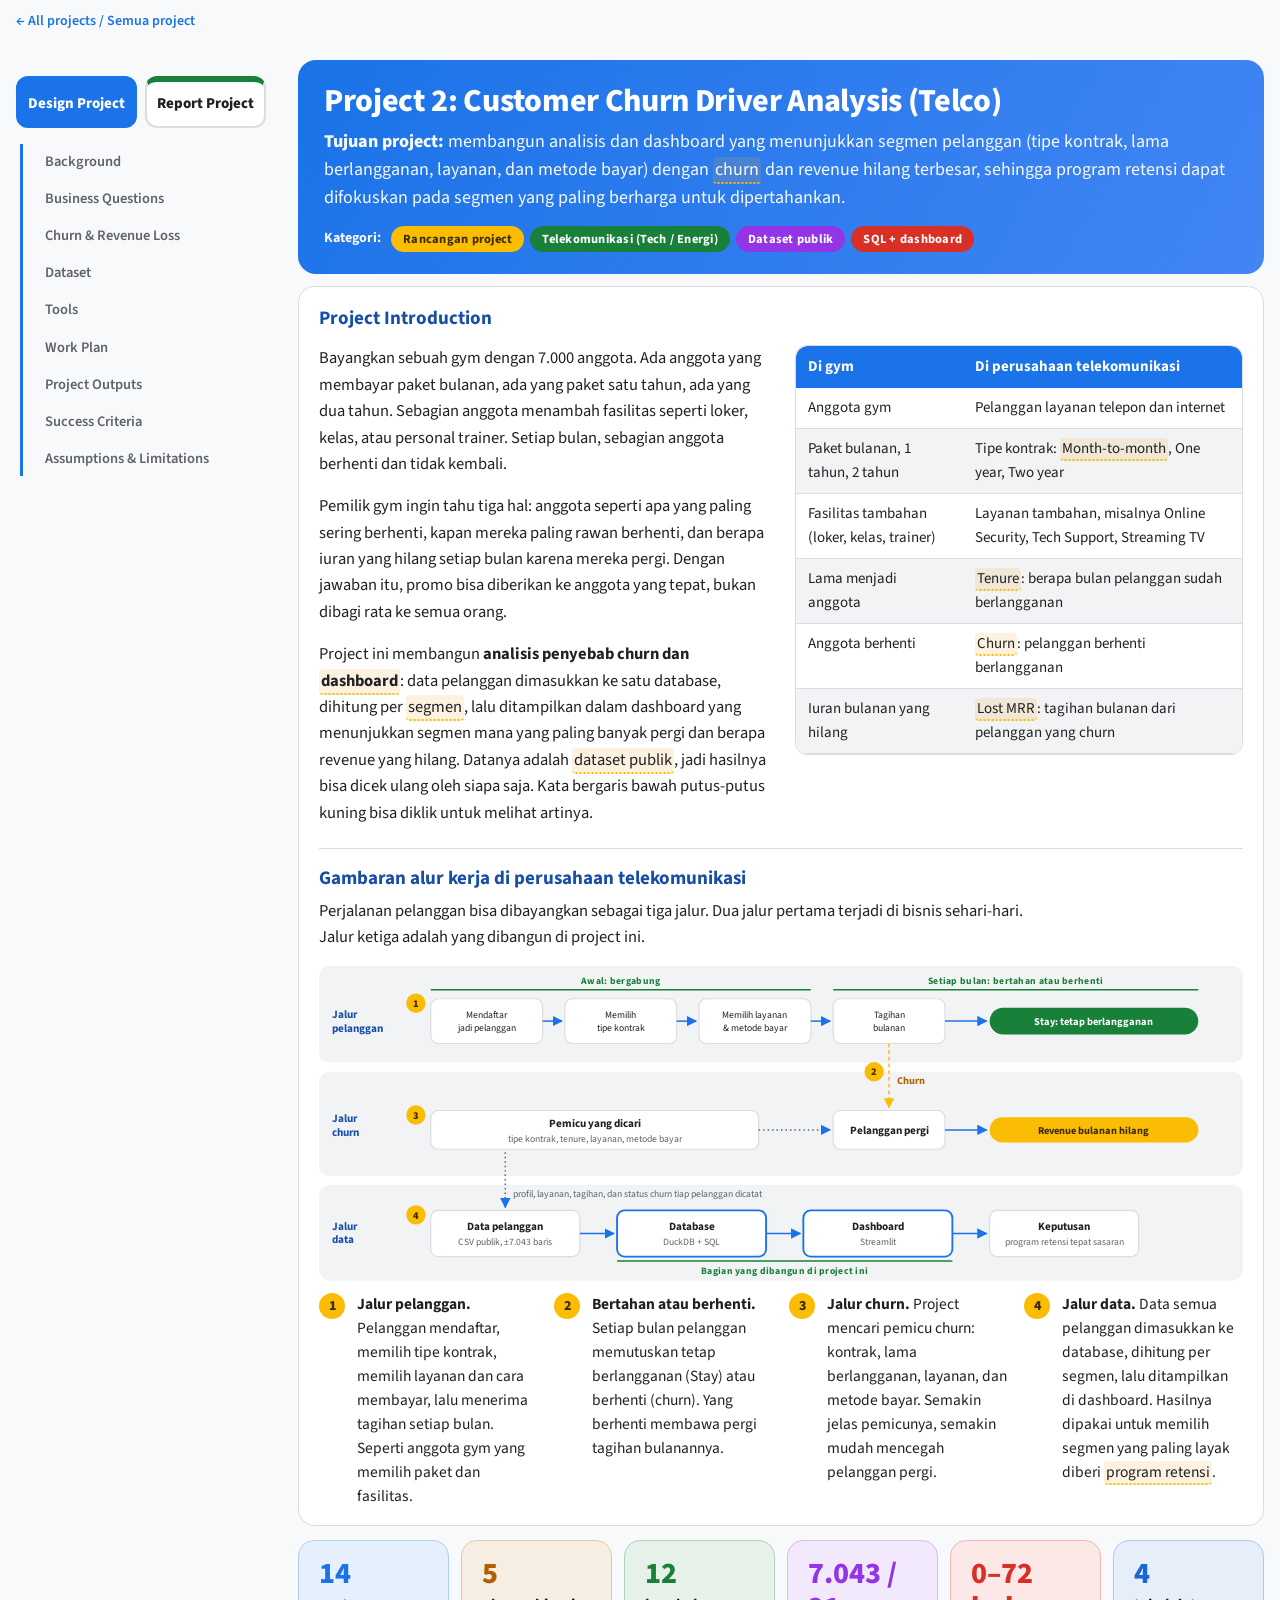
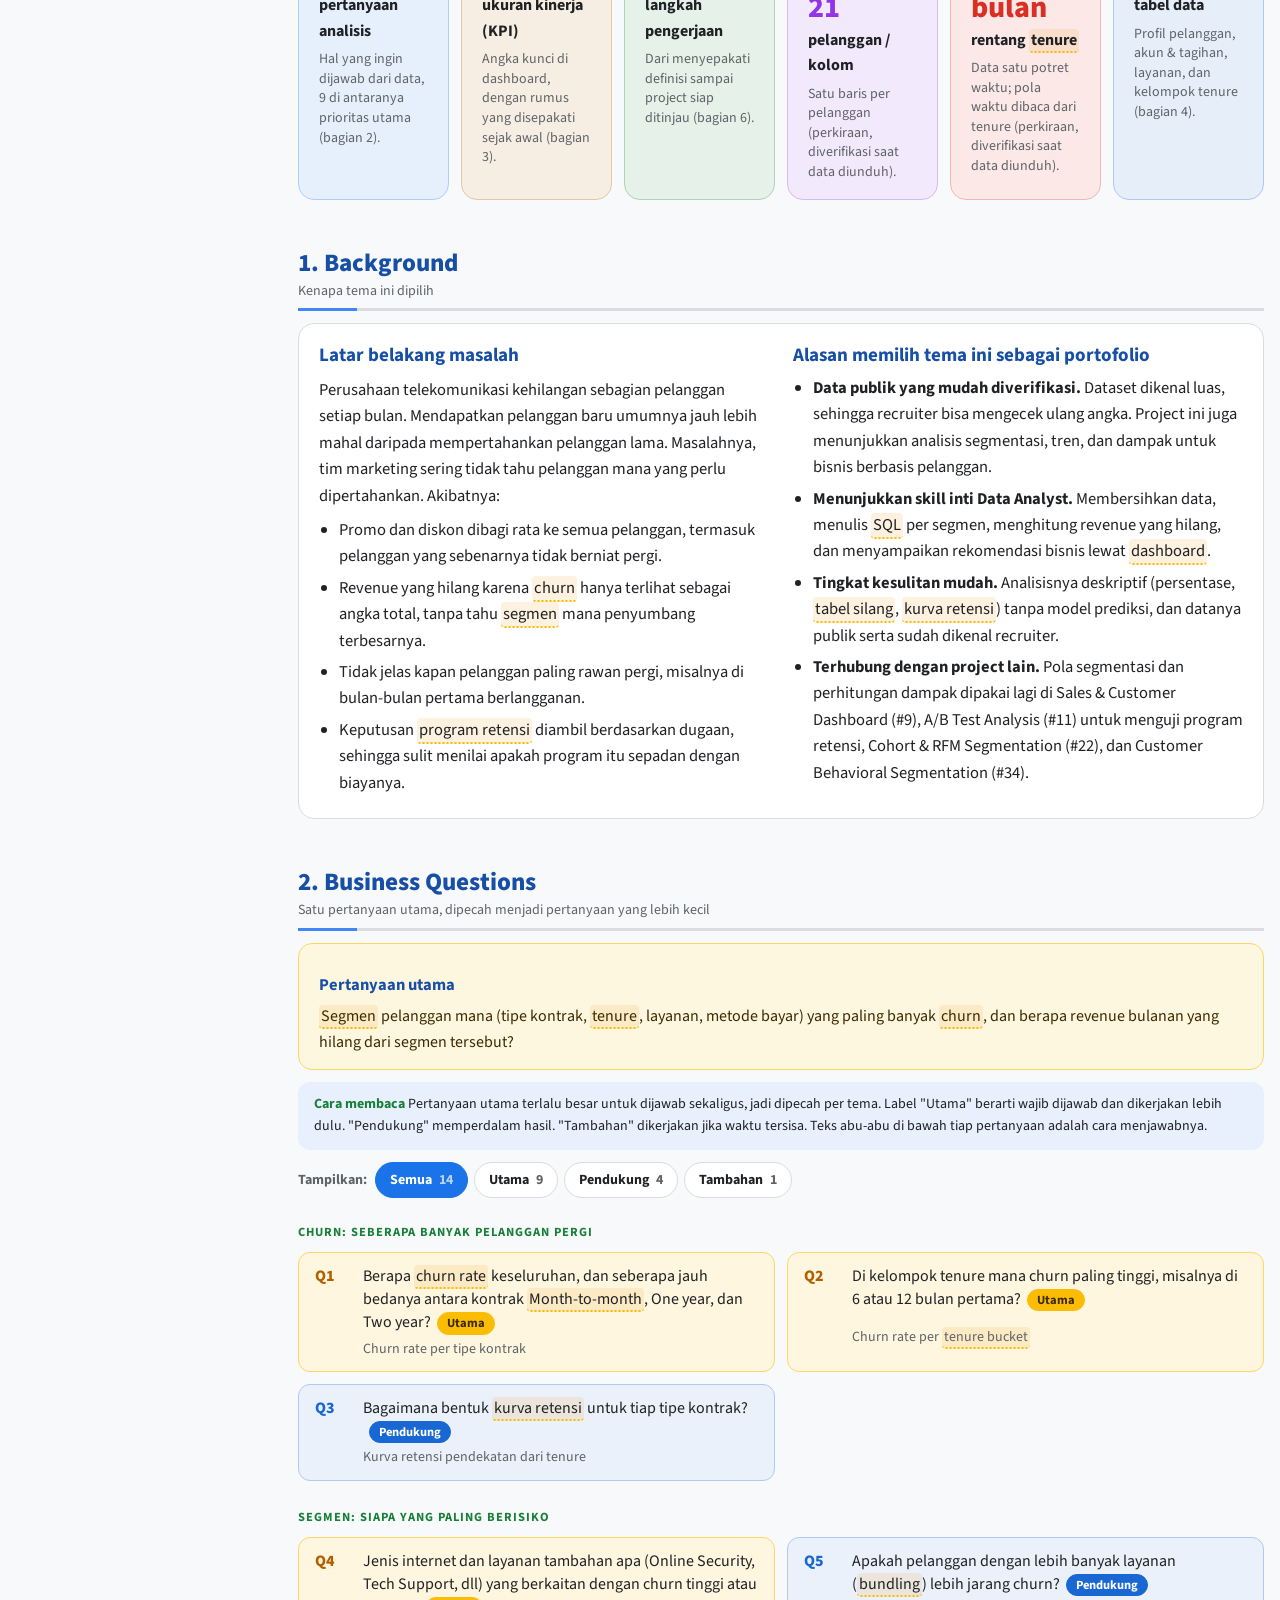
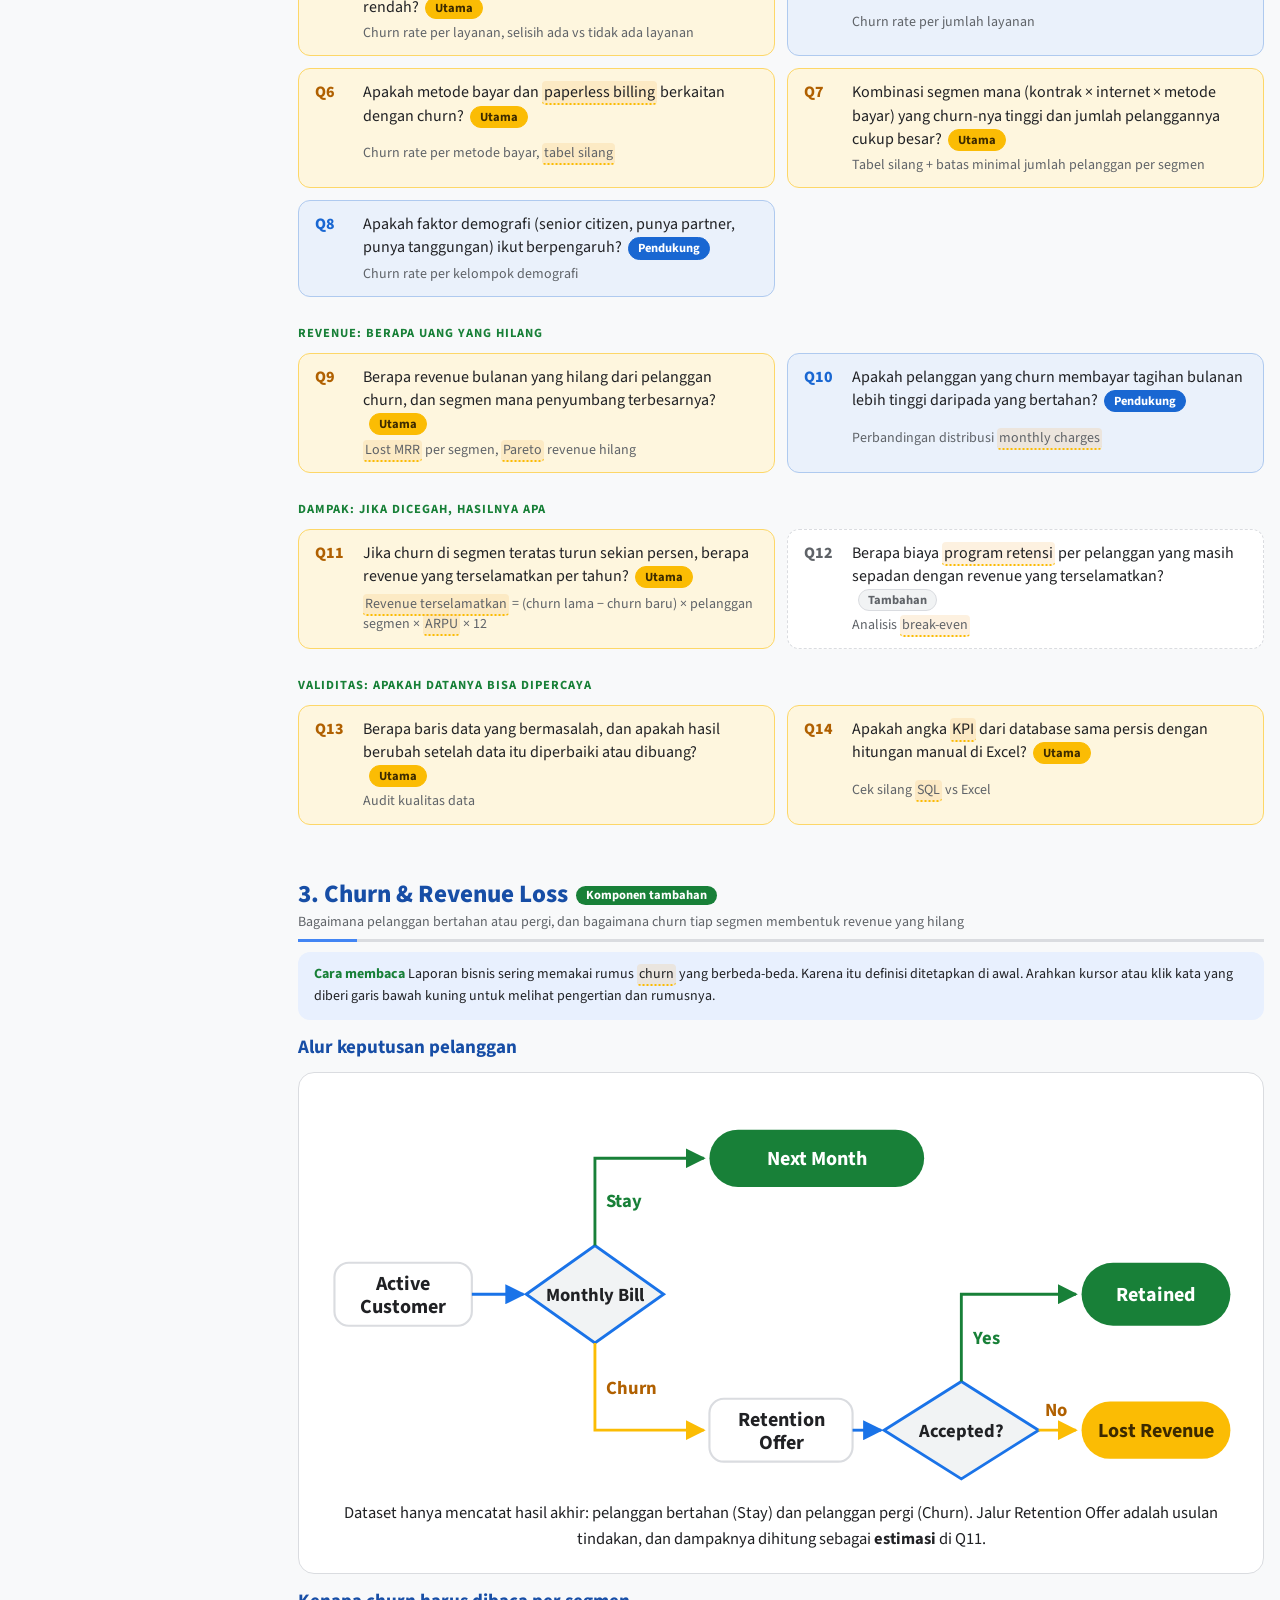
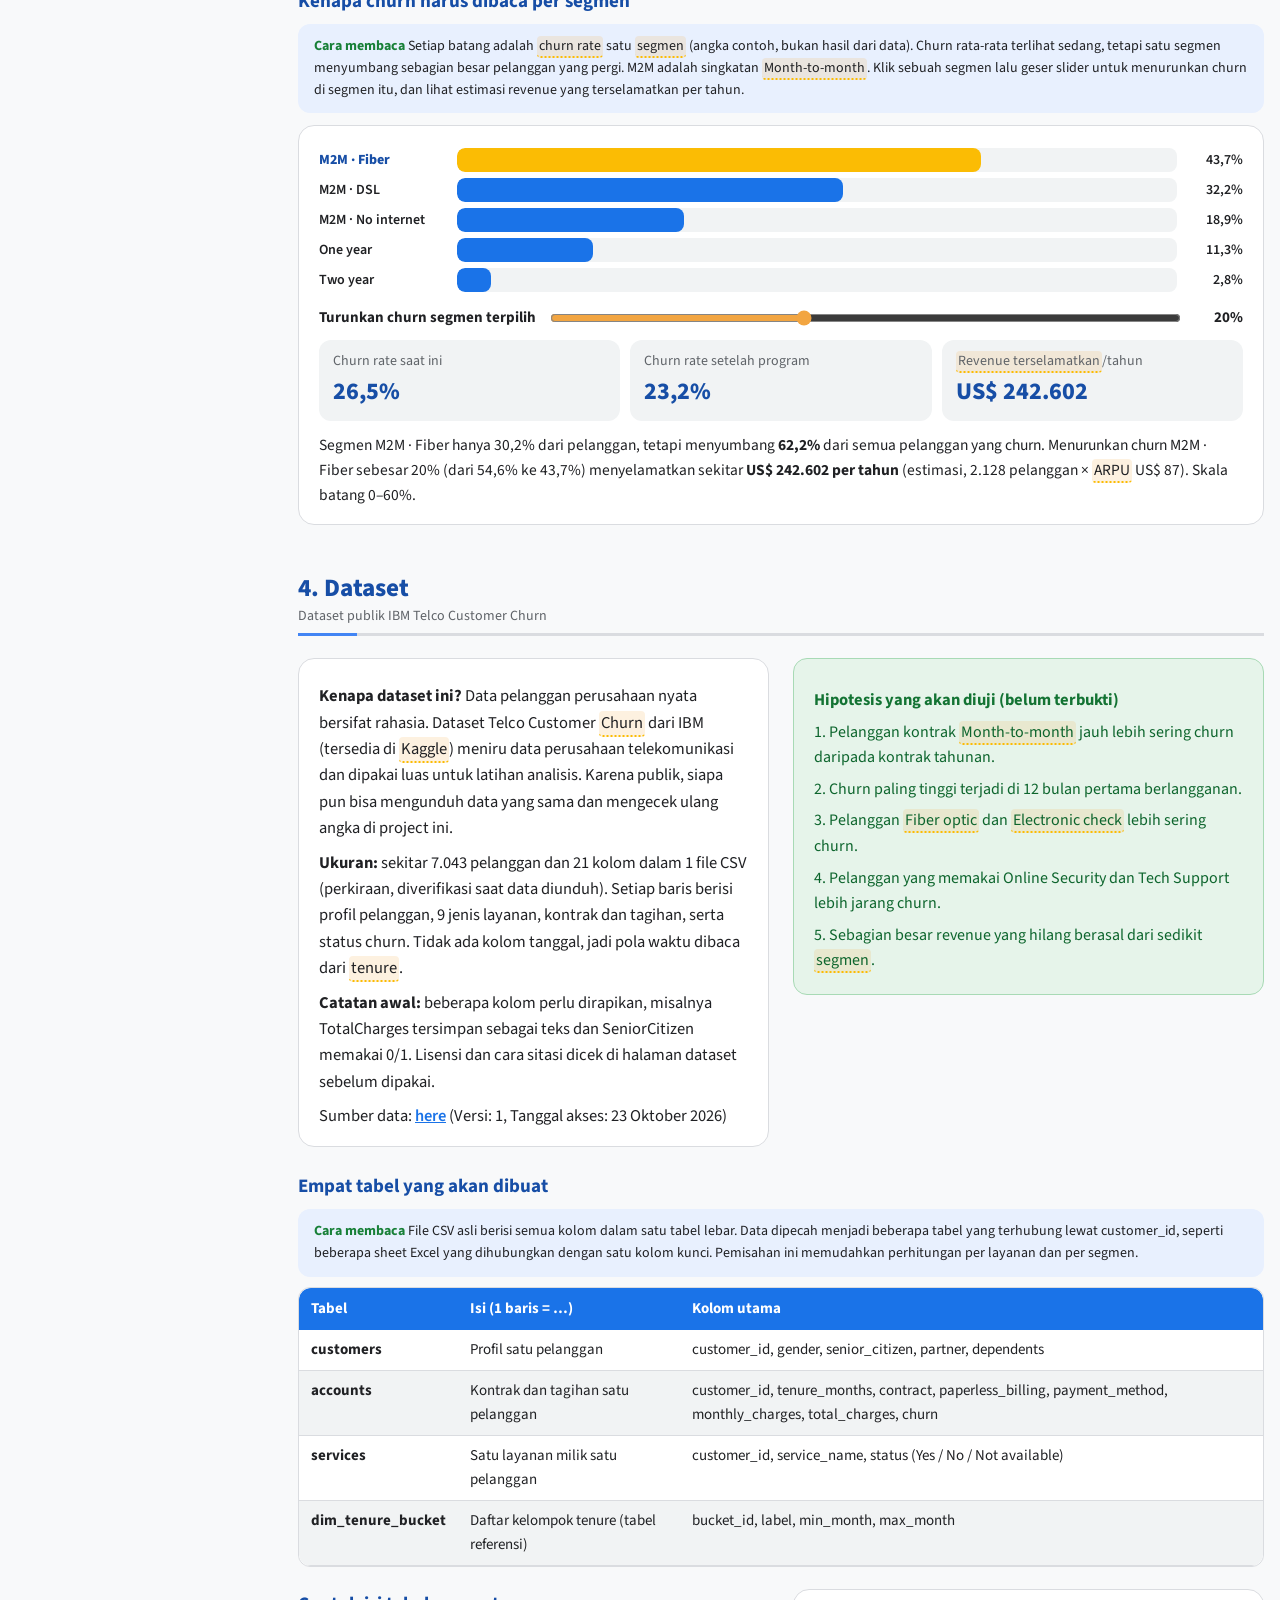
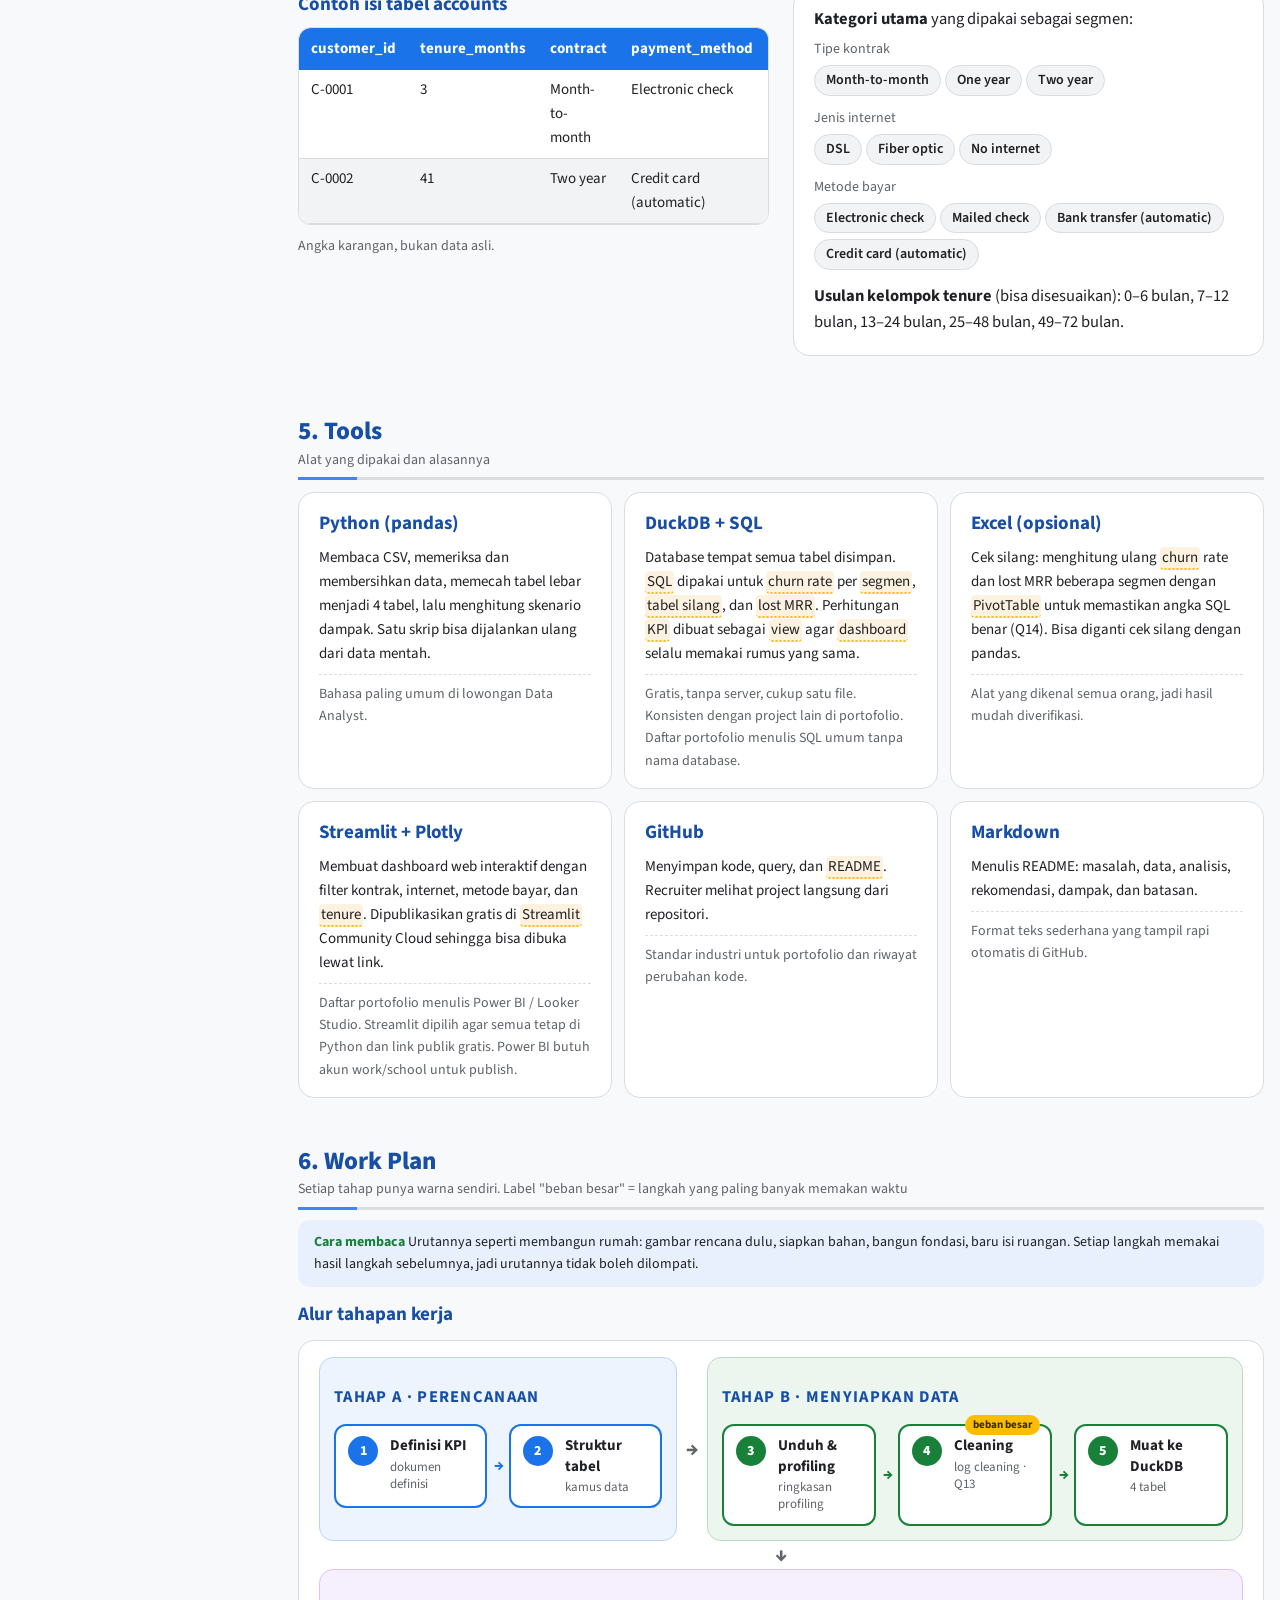
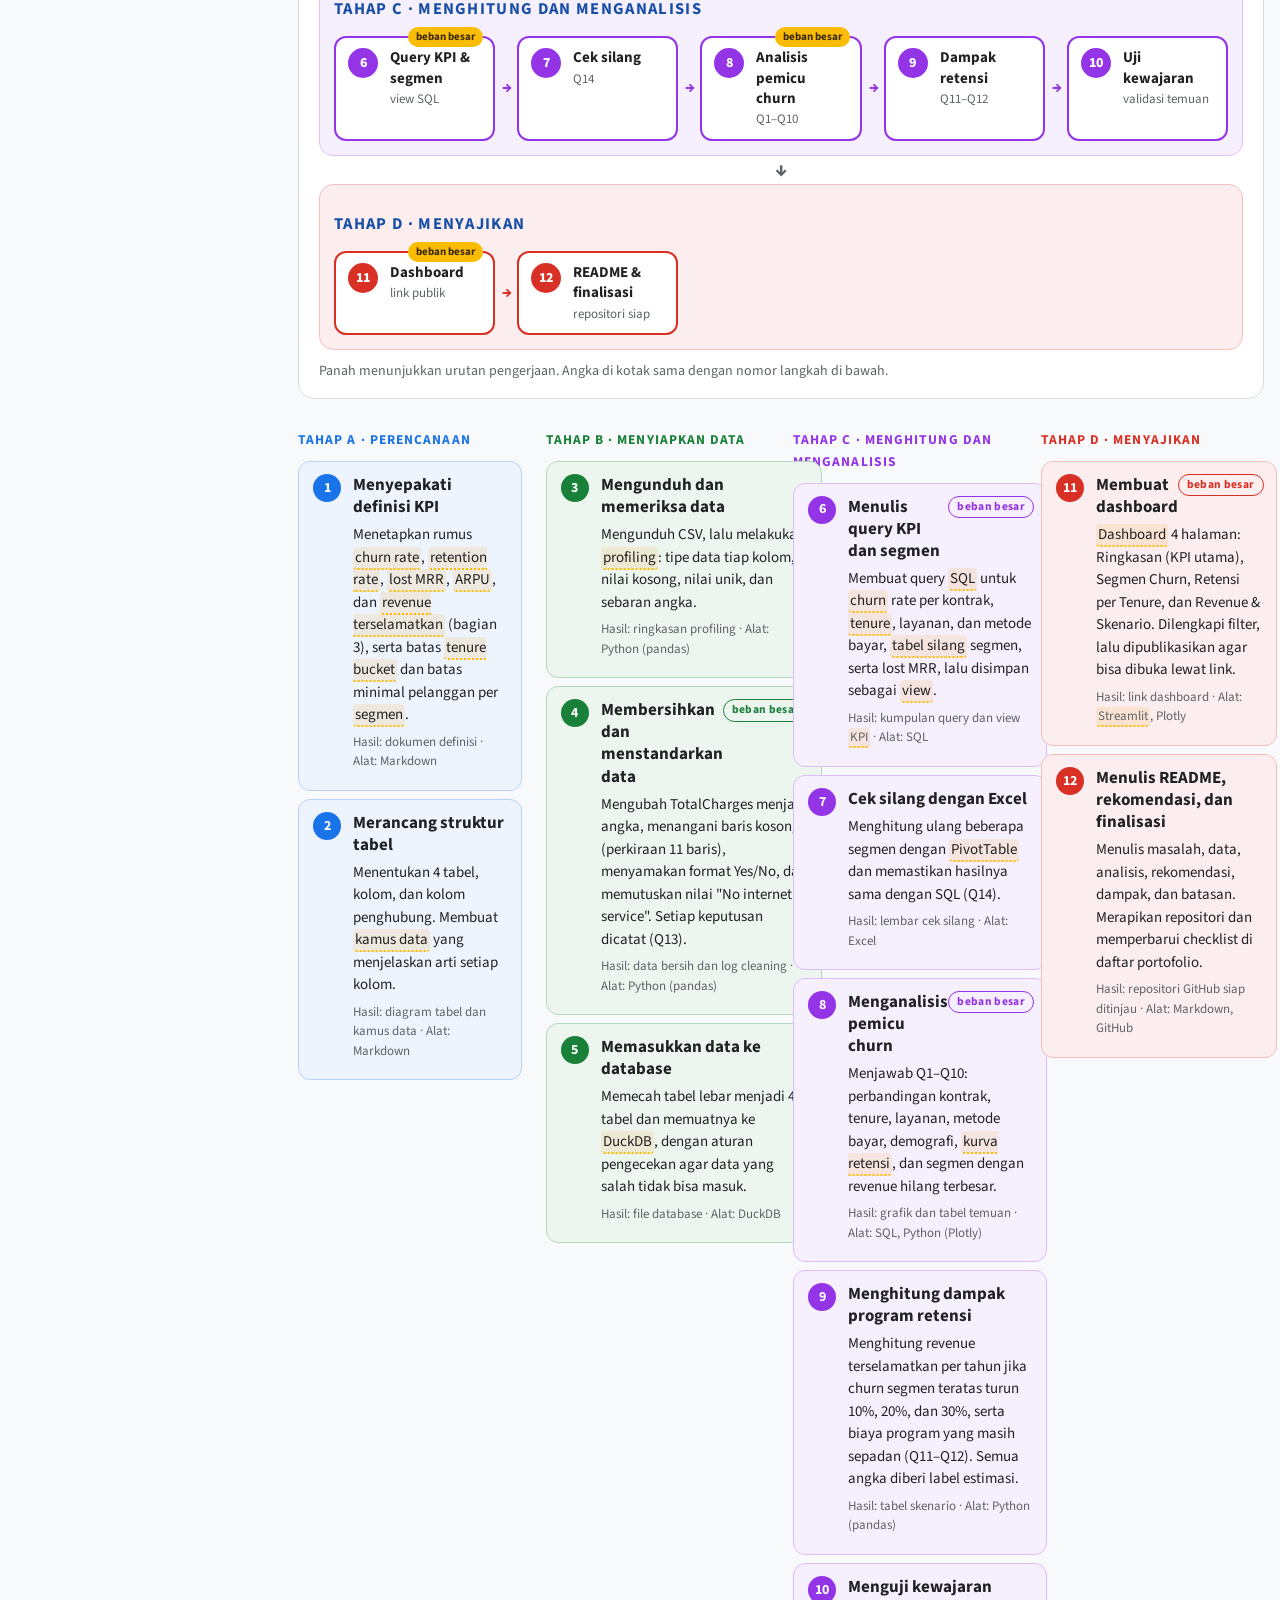
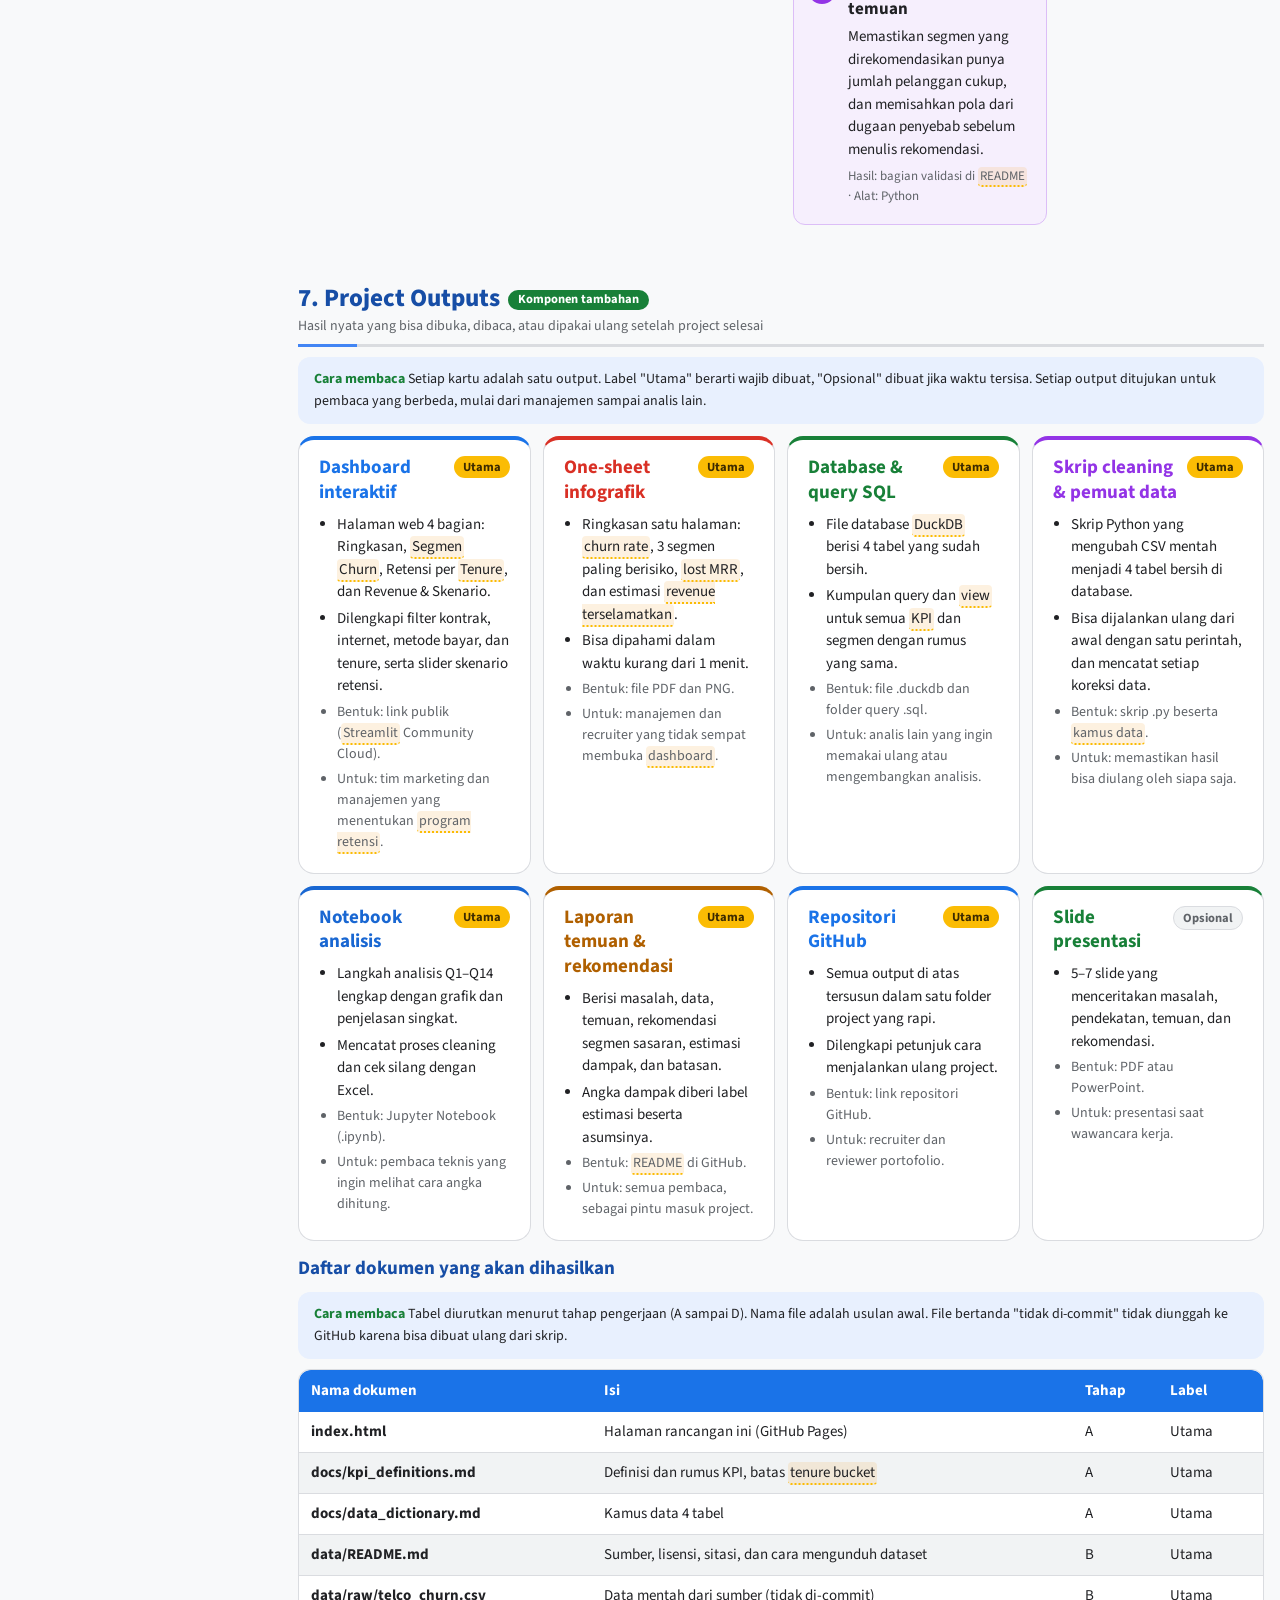
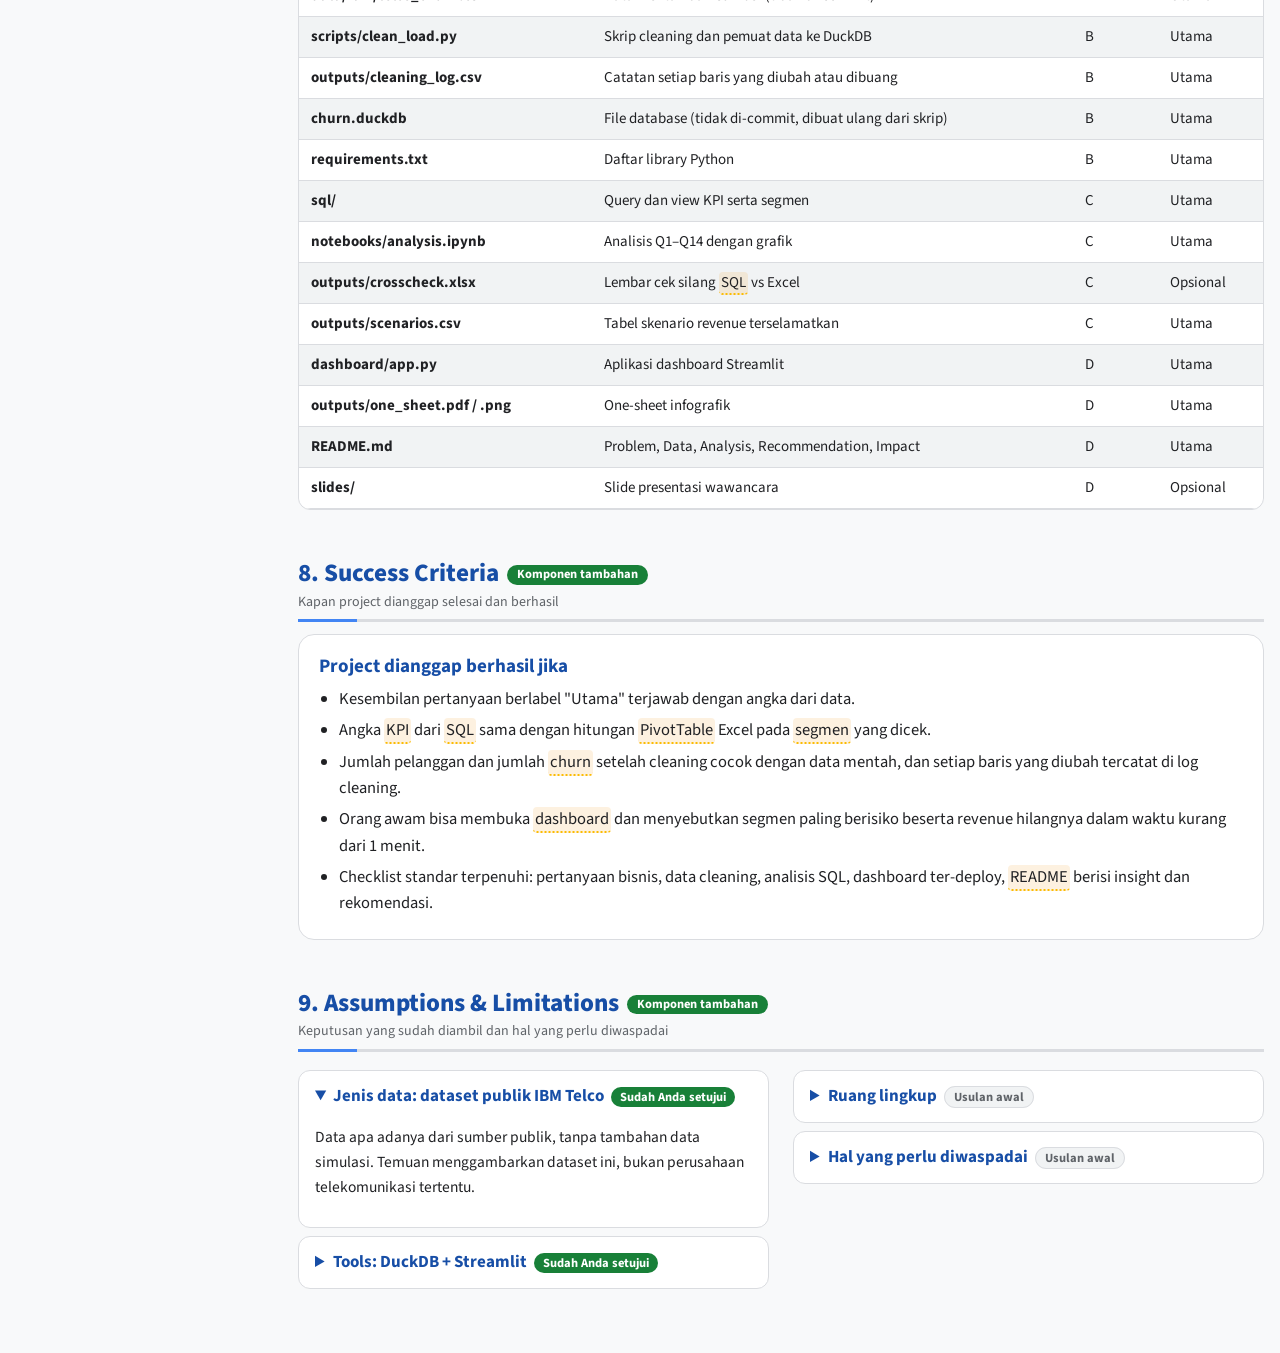
<file: index.html>
<!doctype html>
<html lang="id"><head><meta charset="utf-8"><title>Project 2: Customer Churn Analysis</title>
<meta name="viewport" content="width=device-width,initial-scale=1">
<meta http-equiv="refresh" content="0; url=design-and-report/">
<link rel="canonical" href="design-and-report/">
<script>location.replace("design-and-report/"+location.hash)</script></head>
<body><p>Mengalihkan ke <a href="design-and-report/">design-and-report/</a> ...</p></body></html>
</file>
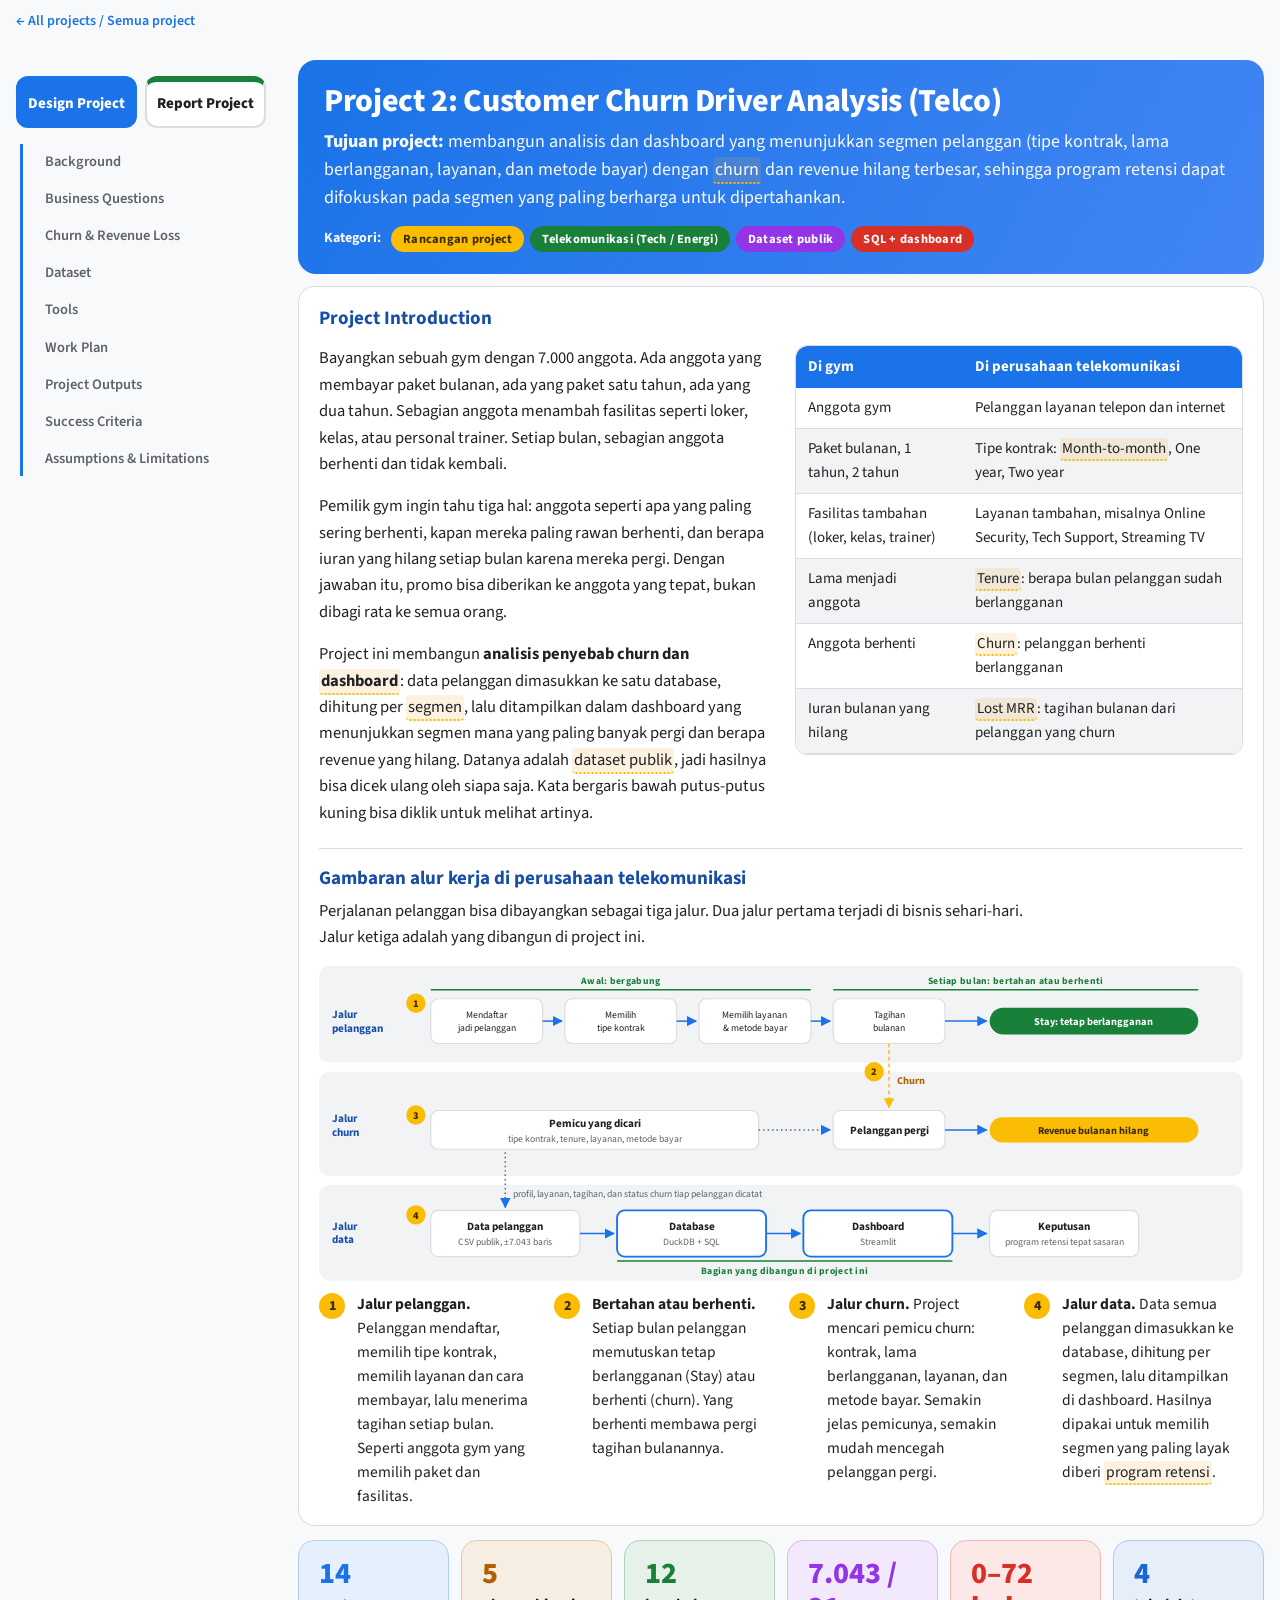
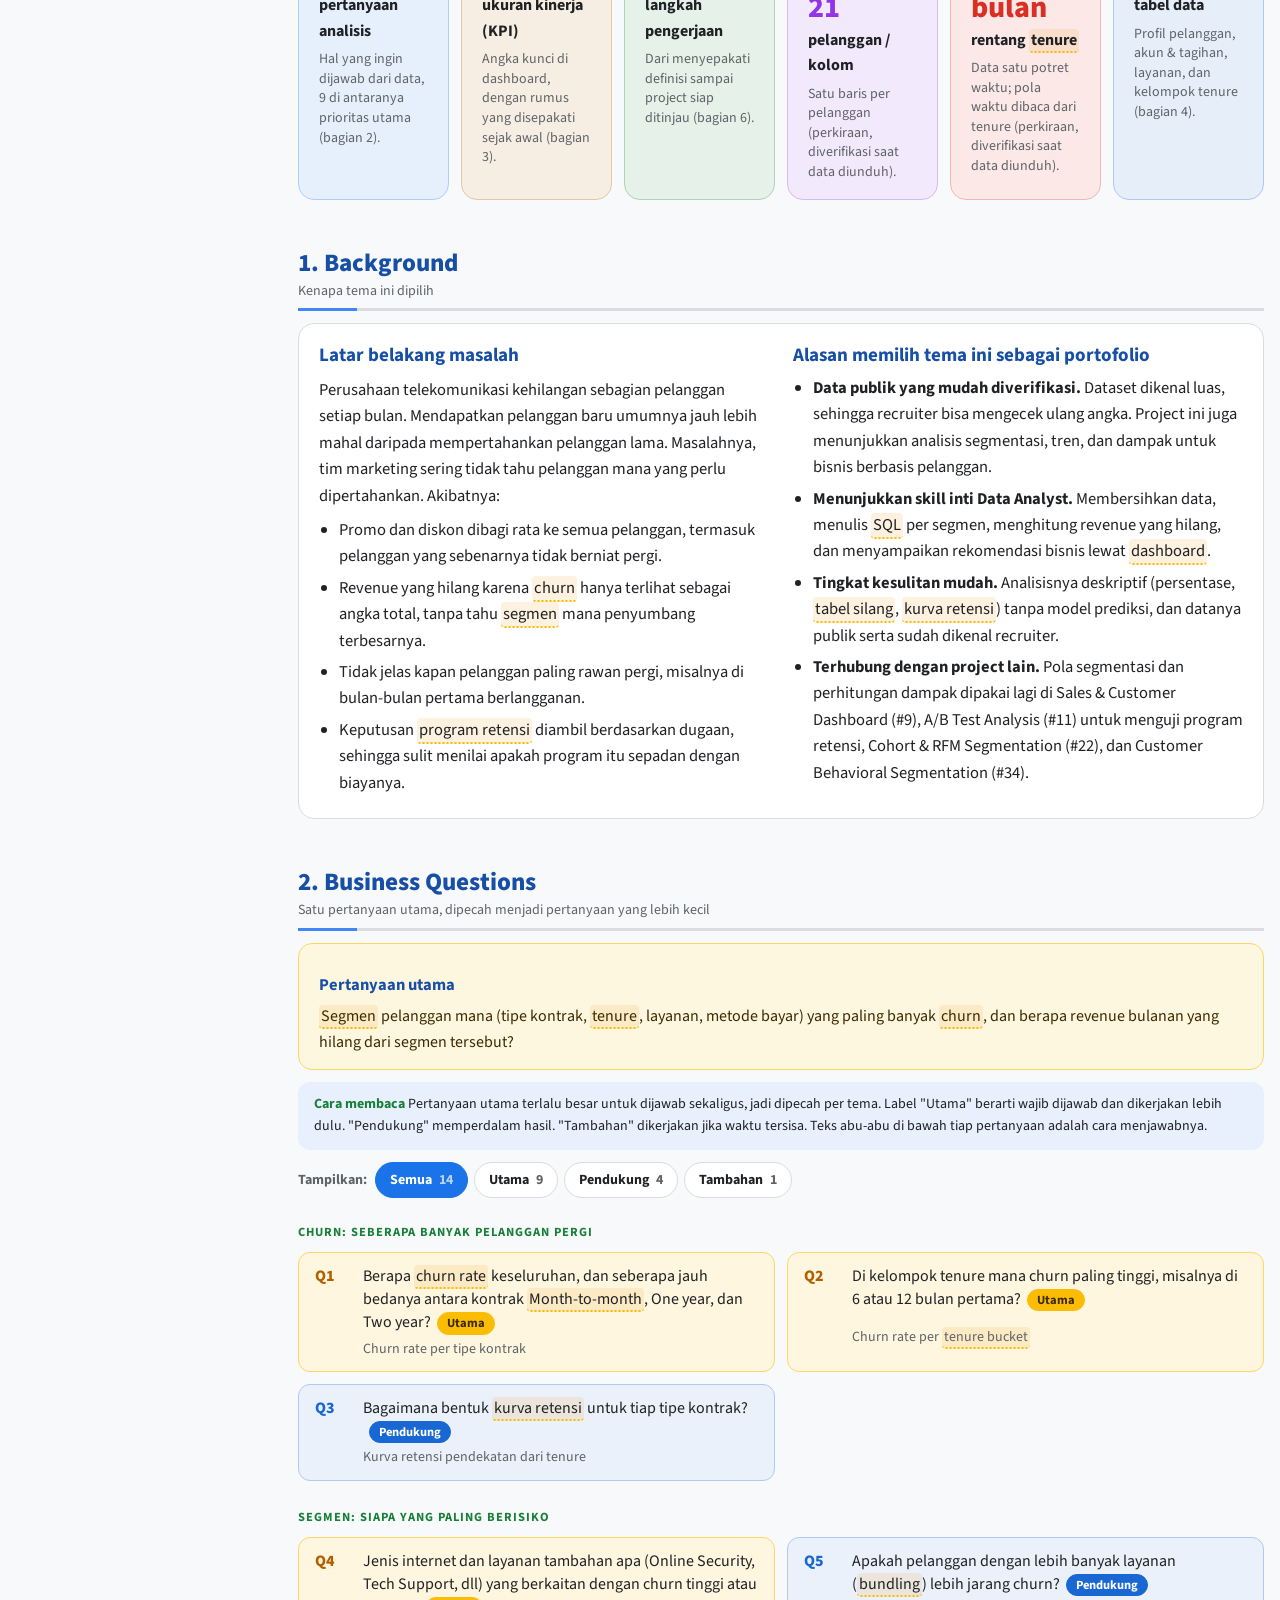
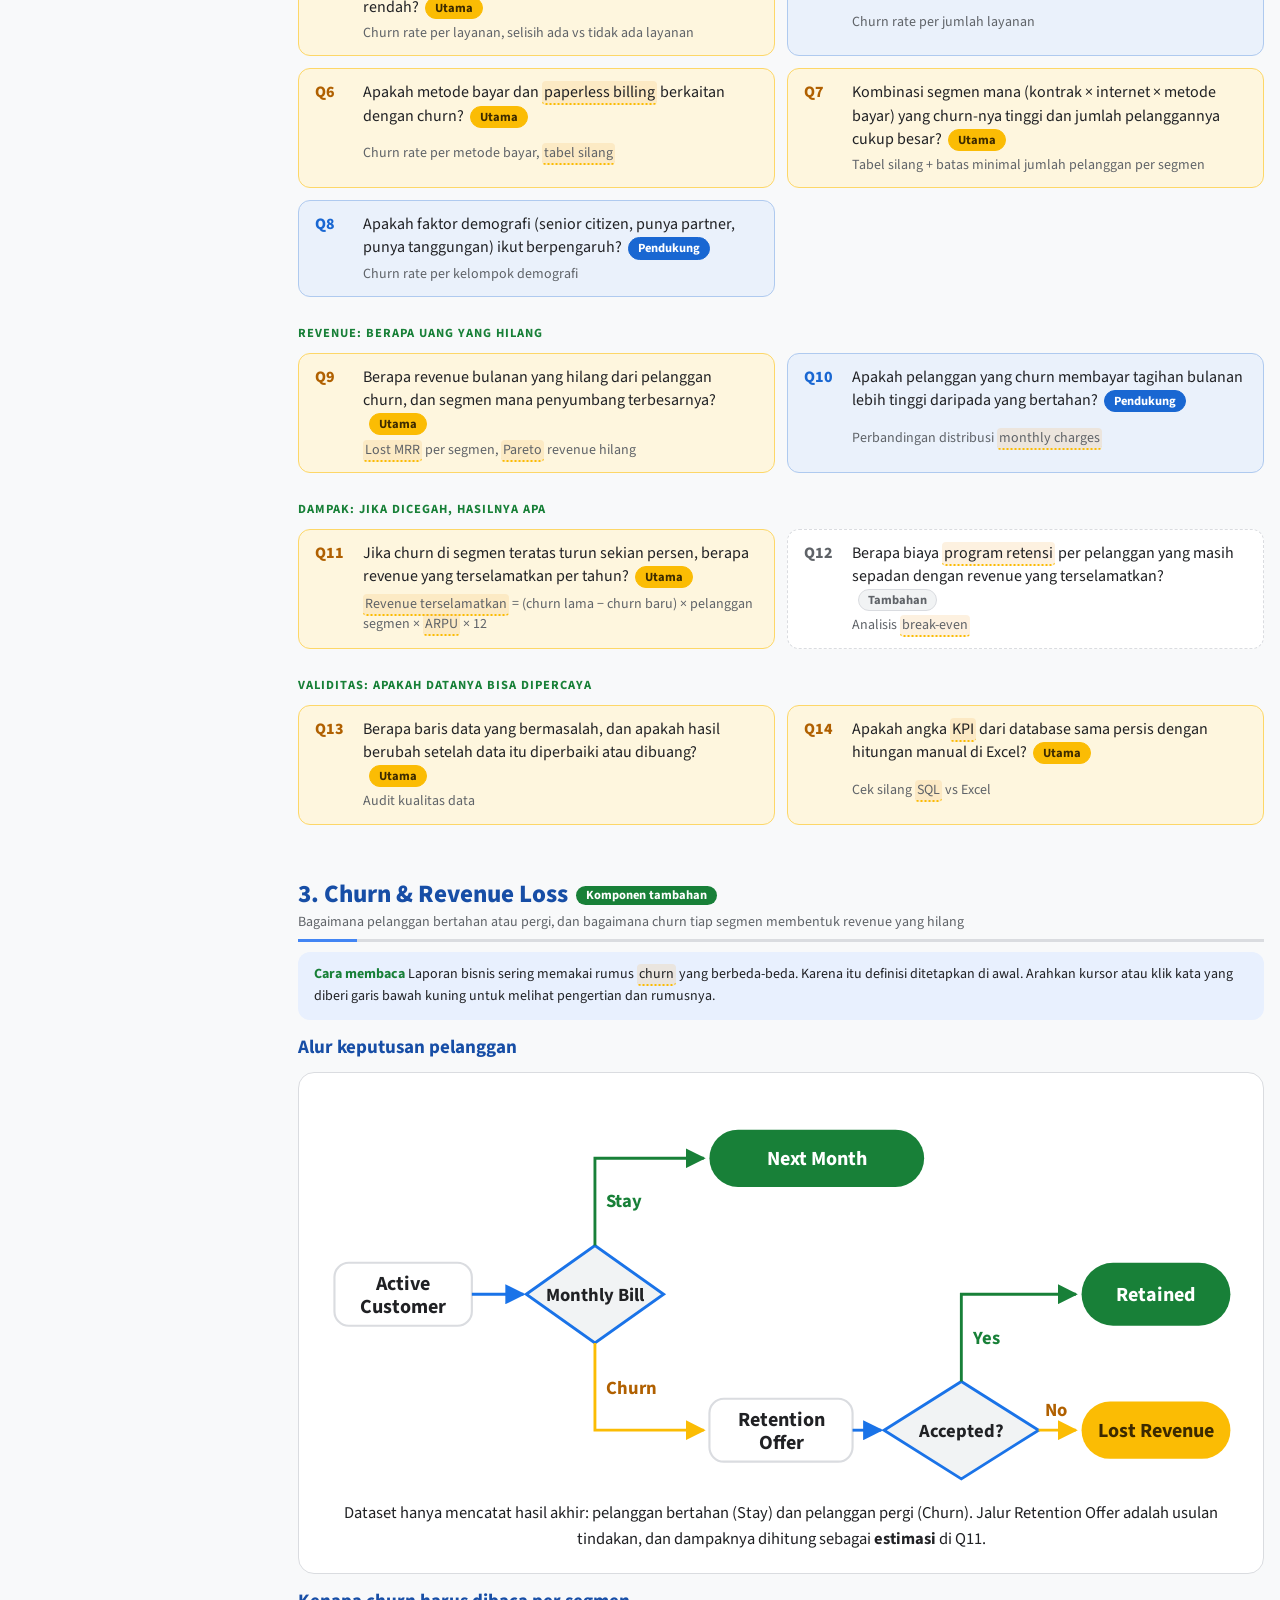
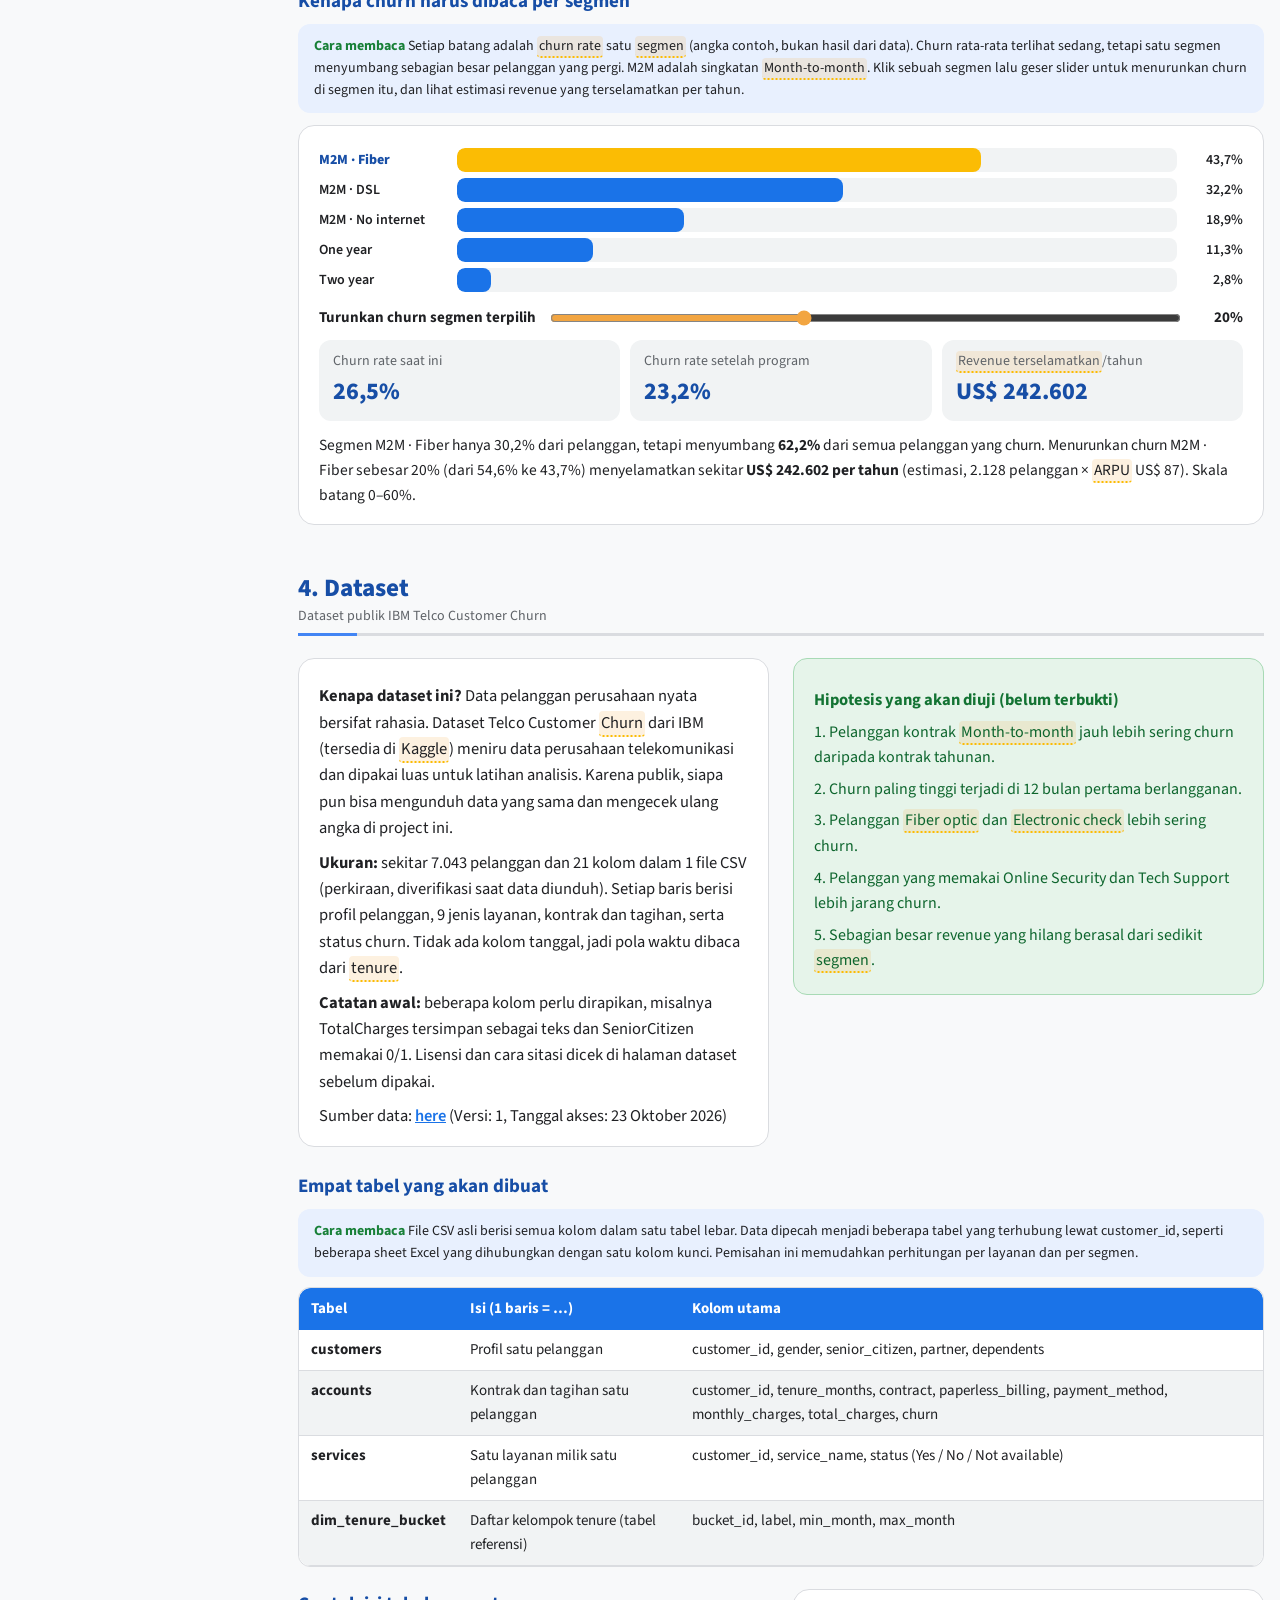
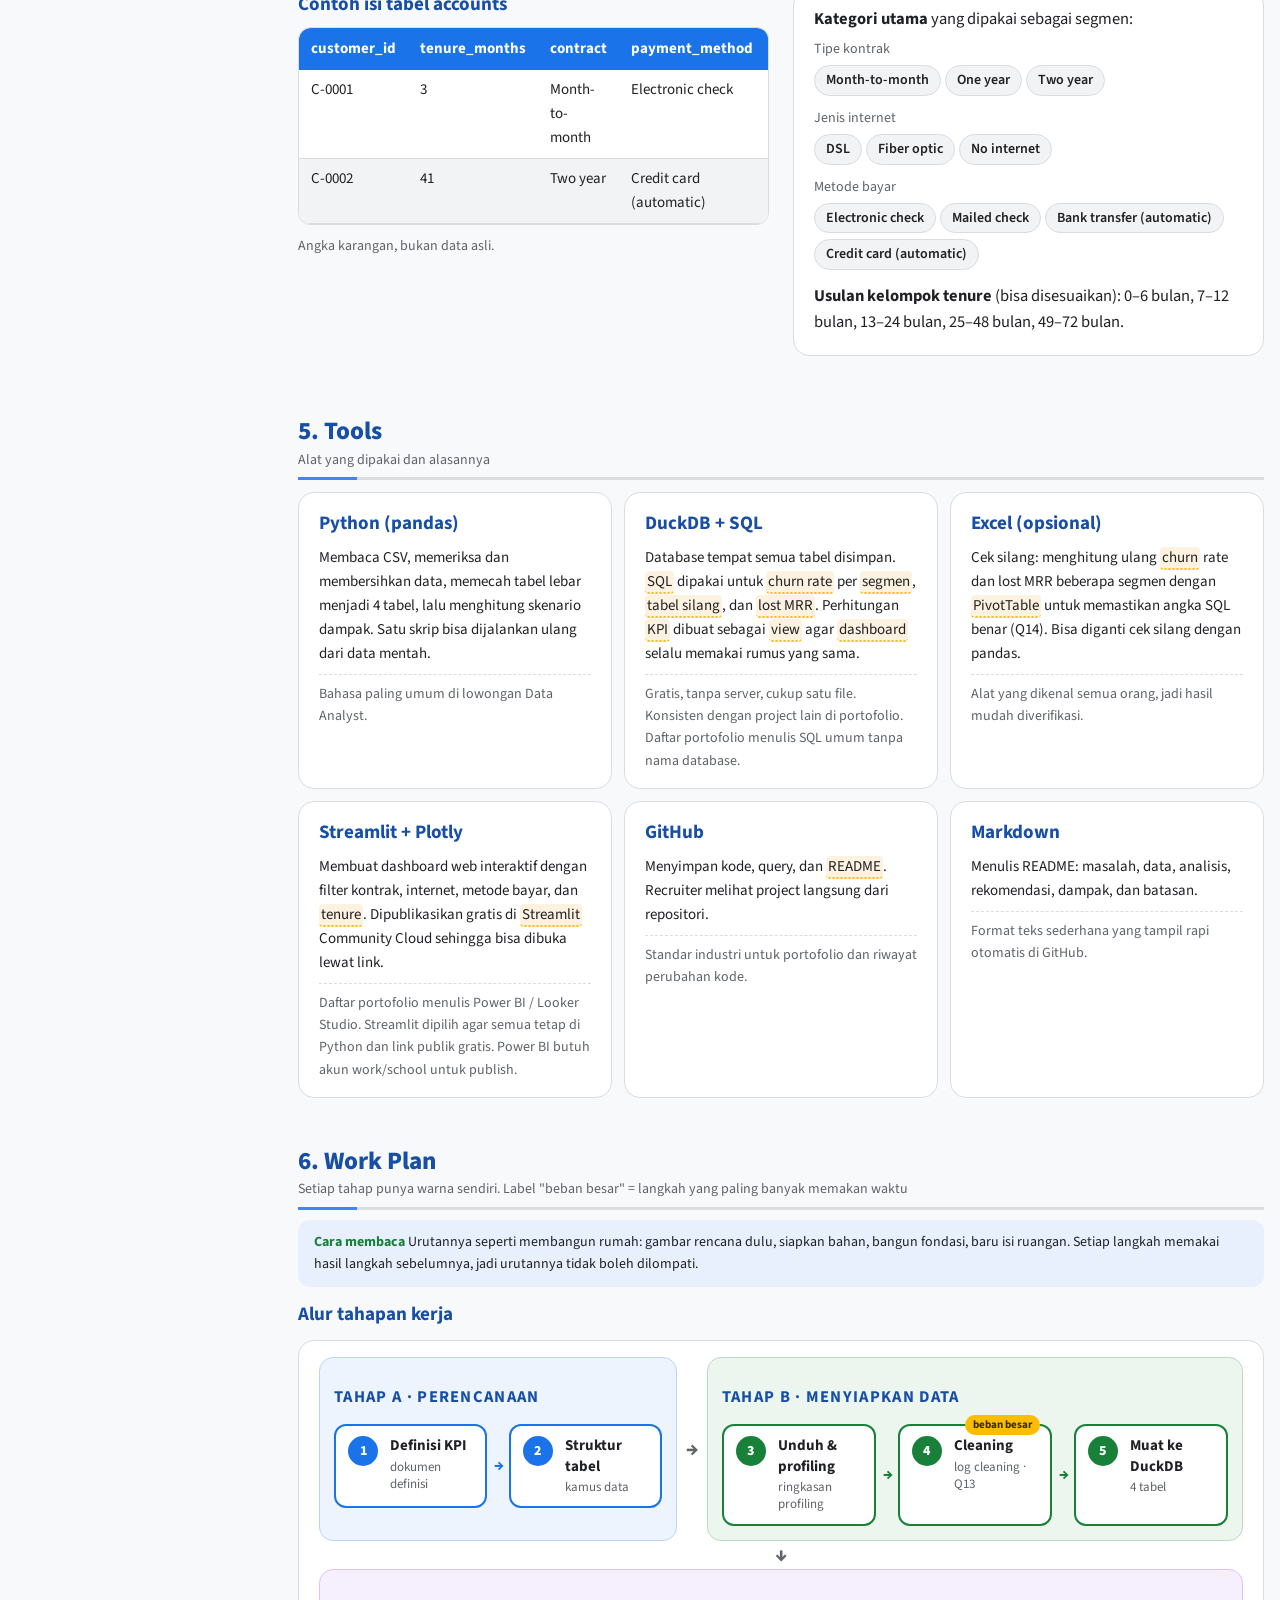
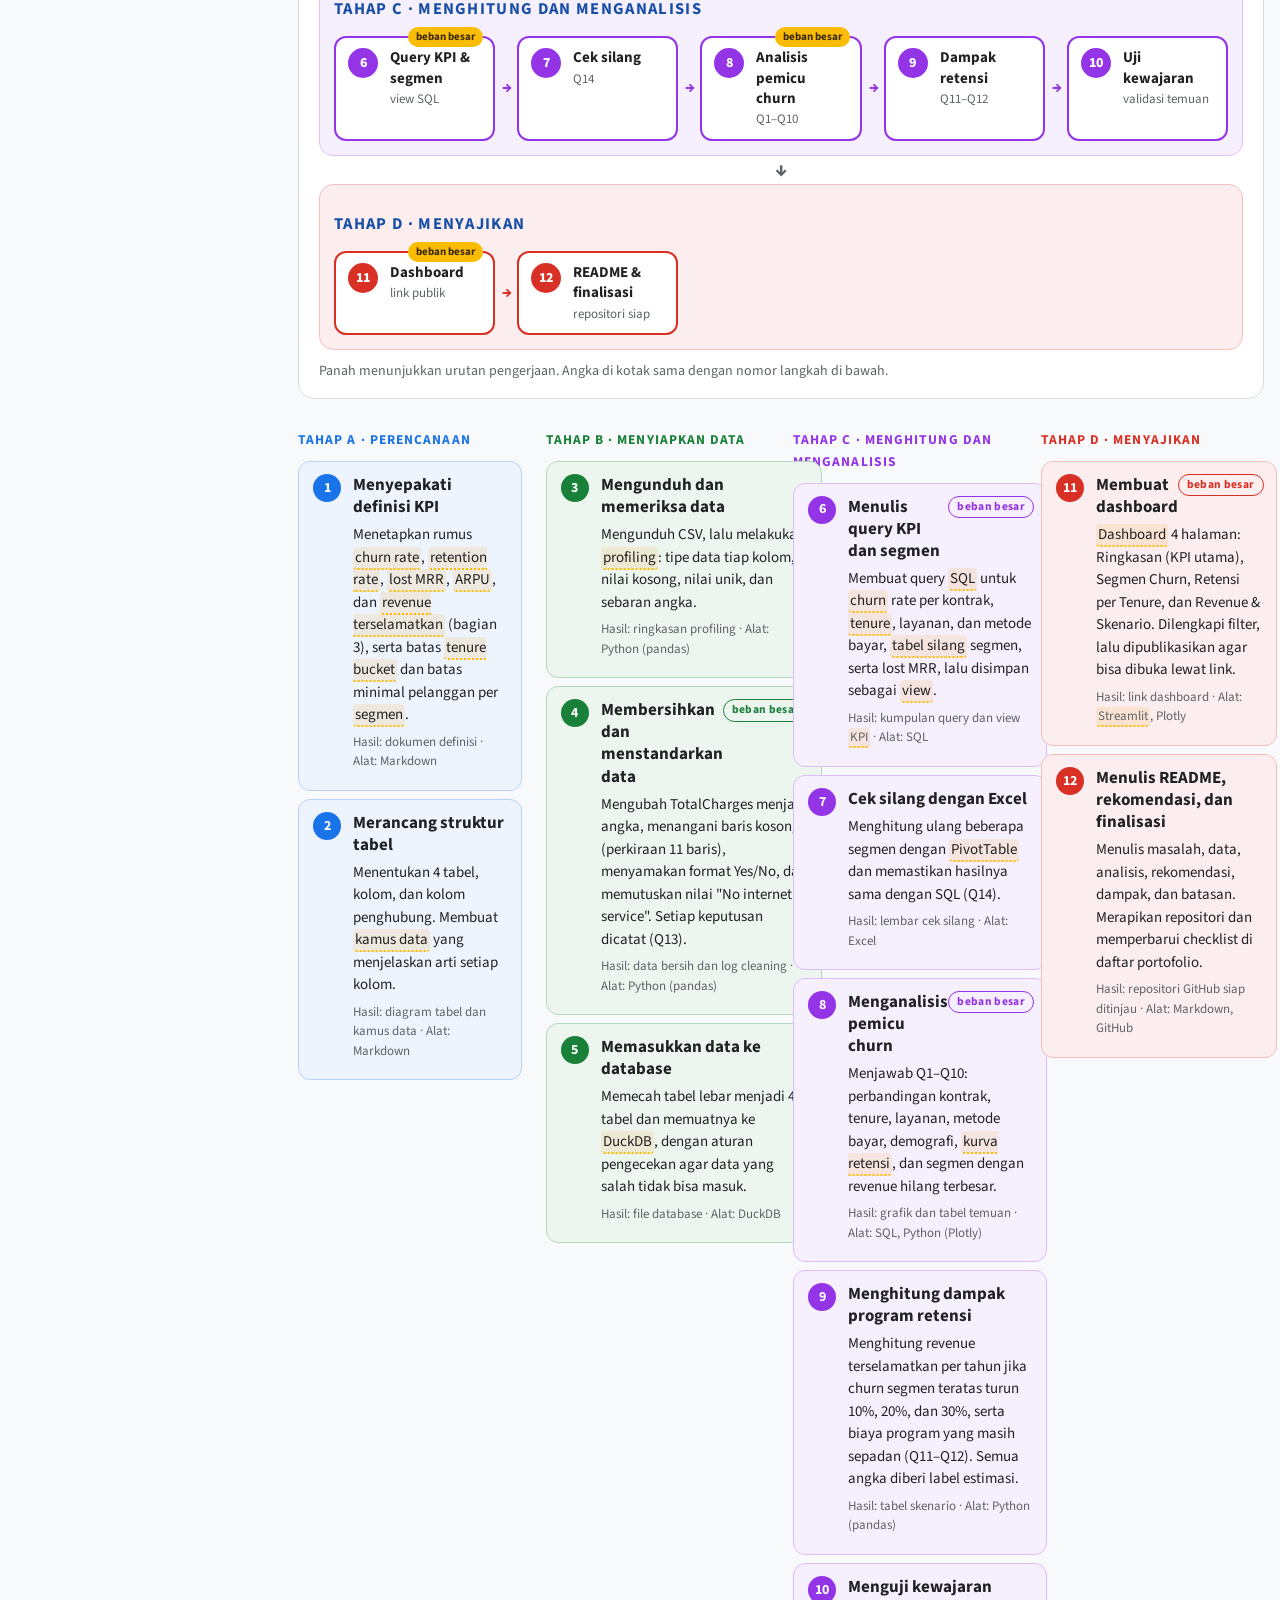
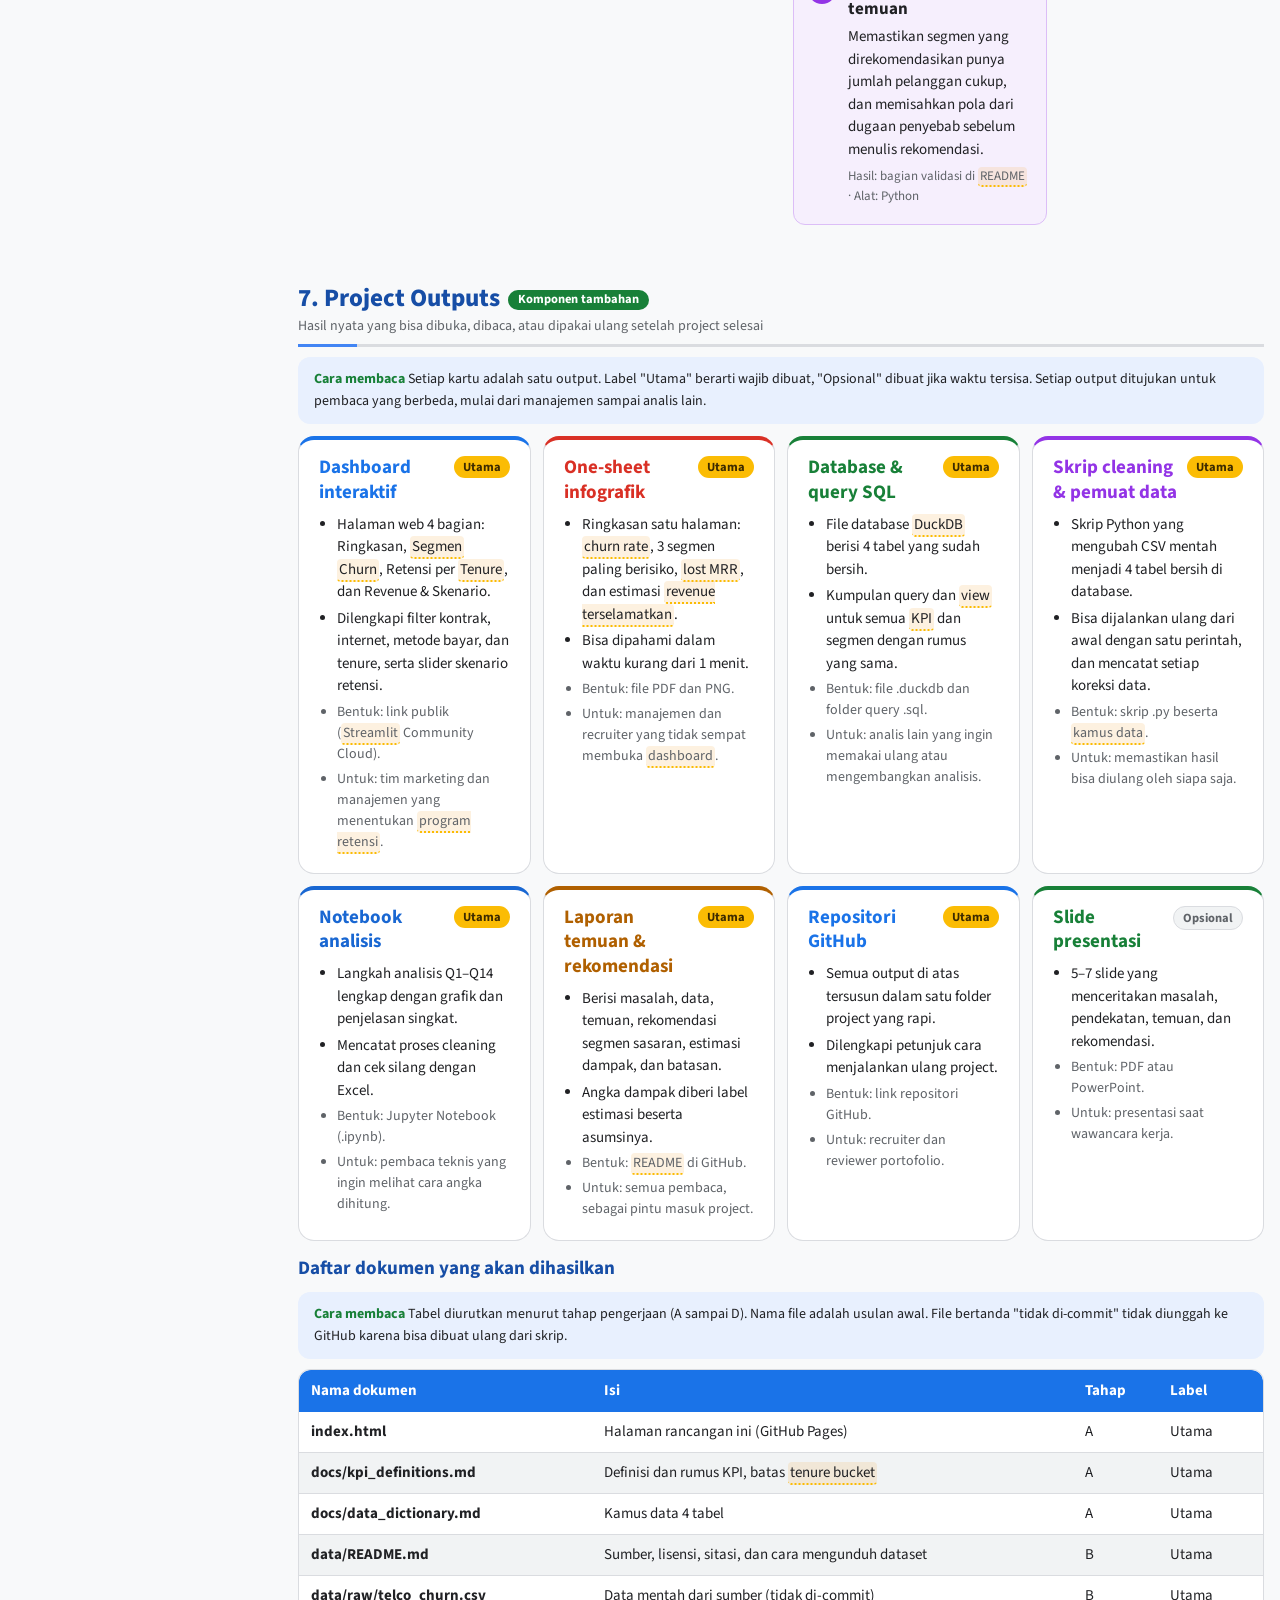
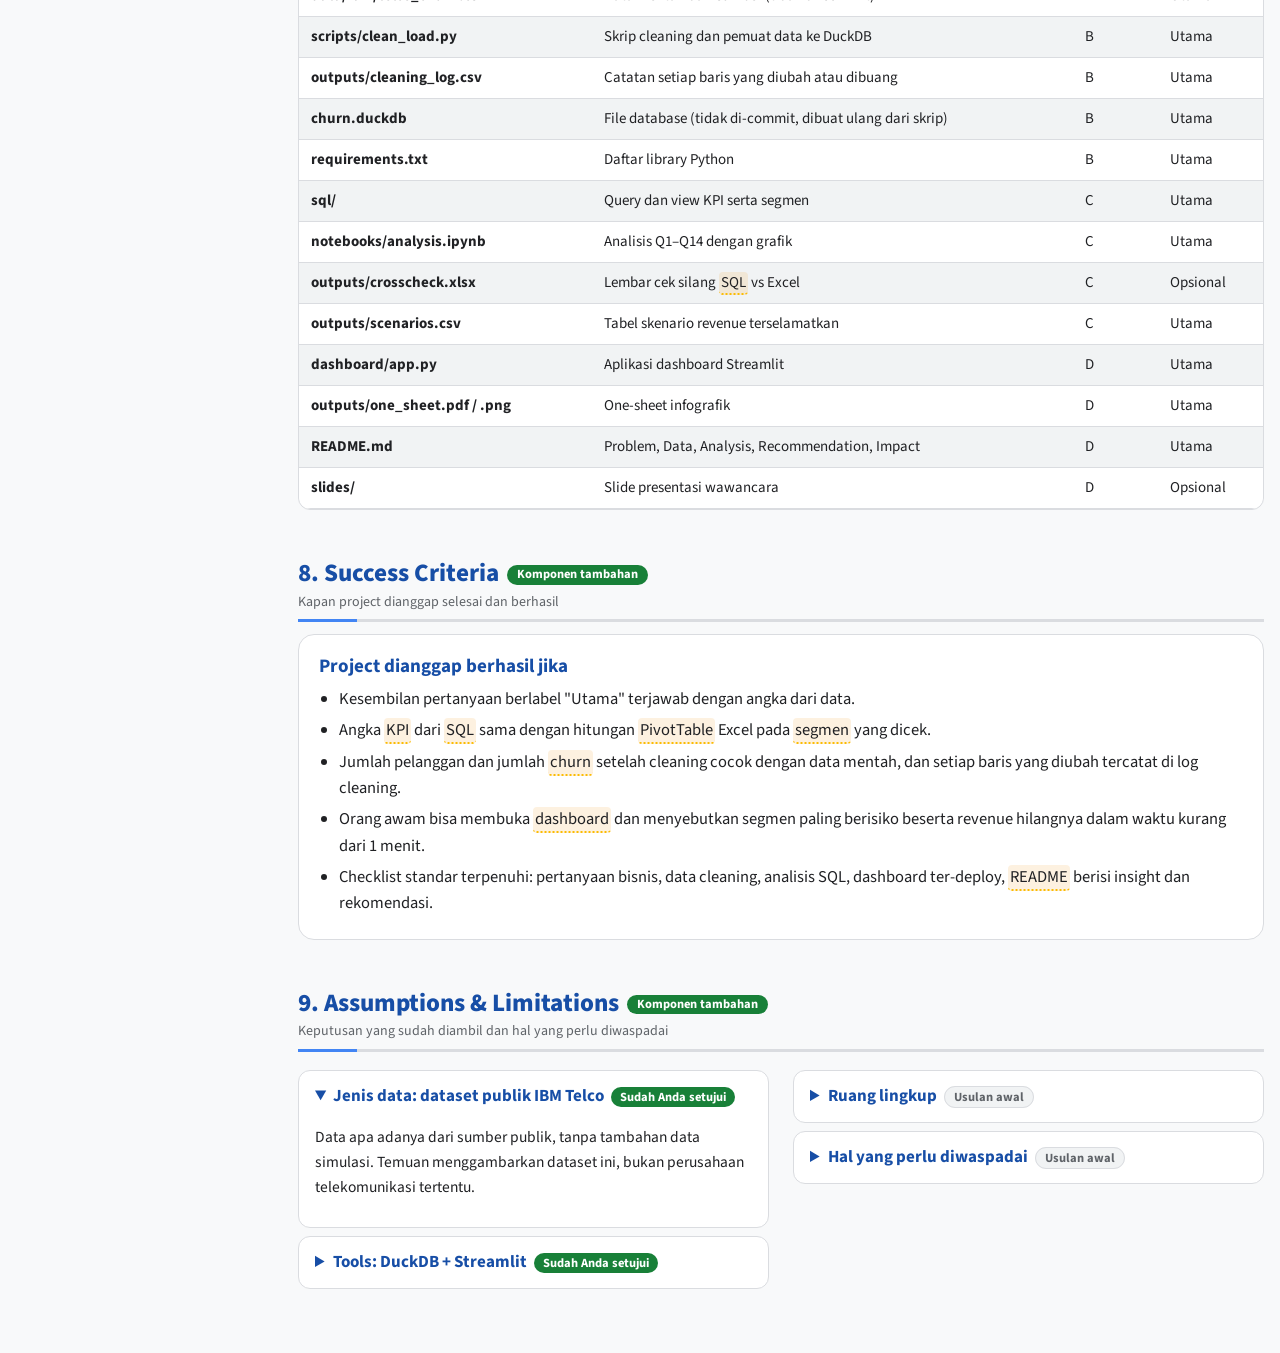
<file: design-and-report/index.html>
<!doctype html>
<html lang="id">
<head>
<meta charset="utf-8">
<meta name="viewport" content="width=device-width,initial-scale=1,viewport-fit=cover">
<title>Project 2: Customer Churn Telco (v2)</title>
<meta name="claude:viewport-fit-sides" content="cover">
<meta name="description" content="Rancangan project portofolio Data Analyst: analisis pemicu churn pelanggan telekomunikasi dan revenue yang hilang, dengan SQL dan dashboard.">
<link rel="preconnect" href="https://fonts.googleapis.com"><link rel="preconnect" href="https://fonts.gstatic.com" crossorigin>
<link rel="stylesheet" href="https://fonts.googleapis.com/css2?family=Source+Sans+3:wght@400;600;700;800&display=swap">
<style>
/* Layout: tema terang ala Google (single theme, sengaja): latar putih keabuan, kartu putih;
   biru = struktur, kuning = penanda utama, hijau = info pendukung, merah = aksen.
   Skala huruf: H1 32 · H2 25 · H3 19 · body 16.5 · keterangan 14 · label 12.5 */
:root{color-scheme:light;
--bg:#F8F9FA;--card:#FFFFFF;--sub:#F1F3F4;--line:#DADCE0;
--ink:#202124;--head:#174EA6;--mut:#5F6368;
--navy:#1A73E8;--navy-ink:#FFFFFF;--teal:#188038;--amber:#FBBC04;--amber-ink:#3C2A00;--bar:#1A73E8;--soft:#E8F0FE;
--gb:#4285F4;--gr:#EA4335;--gy:#FBBC04;--gg:#34A853;
--navyH:#1A73E8;--amberH:#B06000;--tealH:#188038;--plumH:#9334E6;--roseH:#D93025;--skyH:#1967D2;--onph:#fff;
--f:"Source Sans 3",Calibri,Carlito,"Segoe UI",Arial,sans-serif;
--h1:clamp(26px,2.6vw,32px);--h2:clamp(21px,2vw,25px);--h3:19px;--body:16.5px;--small:14px;--label:12.5px}
[hidden]{display:none!important}
*{box-sizing:border-box}html{scroll-padding-top:64px;scroll-behavior:smooth}
body{margin:0;background:var(--bg);color:var(--ink);font:400 var(--body)/1.6 var(--f)}
body::before{content:"";position:fixed;inset:0 0 auto;height:env(safe-area-inset-top,0px);background:var(--bg);z-index:10}
main{max-width:880px;margin:0 auto;padding-block:16px 56px;padding-left:max(16px,env(safe-area-inset-left,0px));padding-right:max(16px,env(safe-area-inset-right,0px))}
b,strong{font-weight:700}
nav{position:sticky;top:env(safe-area-inset-top,0px);z-index:9;background:var(--bg);padding:8px 0;display:flex;gap:6px;overflow-x:auto}
nav a{flex:none;background:var(--card);border:1px solid var(--line);color:var(--ink);text-decoration:none;border-radius:999px;padding:6px 14px;font-size:var(--small);font-weight:600}
nav a:hover,nav a:focus-visible{background:var(--amber);border-color:var(--amber);color:var(--amber-ink);outline:none}
.banner{background:var(--navy);color:var(--navy-ink);border-radius:18px;padding:22px 26px}
.banner h1{margin:0 0 8px;font-size:var(--h1);font-weight:800;line-height:1.2;text-wrap:balance;letter-spacing:-.01em}.banner p{margin:0;font-size:18px;line-height:1.55;opacity:.97}.banner .goal b{font-weight:800}
.tags{display:flex;gap:6px;flex-wrap:wrap;margin-top:14px}
.tags{align-items:center}.tlab{font-size:var(--small);font-weight:700;margin-right:4px;opacity:.95}
.tag{border-radius:999px;padding:3px 12px;font-size:var(--label);font-weight:700;background:rgba(255,255,255,.2);letter-spacing:.02em}.tag.a{background:var(--amber);color:var(--amber-ink)}
.card{border-radius:16px;padding:16px 20px;background:var(--card);border:1px solid var(--line);margin:12px 0}
.card p{margin:8px 0}
h2{font-size:var(--h2);font-weight:800;color:var(--head);margin:48px 0 10px;padding-bottom:8px;border-bottom:2px solid var(--line);line-height:1.25;text-wrap:balance}
h2 small{display:block;font-size:var(--small);font-weight:400;color:var(--mut);margin-top:4px}
h3{font-size:var(--h3);font-weight:700;color:var(--head);margin:16px 0 6px;line-height:1.3}
.card h3:first-child,.card>div>h3:first-child{margin-top:4px}
.add{display:inline-block;vertical-align:middle;margin-left:8px;border-radius:999px;padding:2px 10px;font-size:var(--label);font-weight:700;background:var(--teal);color:#fff}
.how{background:var(--soft);border-radius:12px;padding:12px 16px;margin:10px 0;font-size:var(--small);line-height:1.55;color:var(--ink)}.how::before{content:"Cara membaca ";font-weight:700;color:var(--teal)}
.callout{border-radius:14px;padding:14px 20px;margin:12px 0;font-size:16px}.callout h4{margin:0 0 6px;font-size:var(--h3);font-weight:700}.callout p{margin:6px 0}
.callout.a{background:var(--amber);color:var(--amber-ink)}.callout.g{background:var(--teal);color:#fff}
.kpis{display:grid;grid-template-columns:repeat(3,1fr);gap:12px;margin:14px 0}.kpis .card{margin:0}
.kpi .v{font-size:30px;font-weight:800;display:block;line-height:1.15;color:var(--head);font-variant-numeric:tabular-nums}.kpi .l{display:block;font-weight:700;font-size:16px;margin-top:2px}.kpi .d{display:block;font-size:var(--small);line-height:1.4;margin-top:6px;color:var(--mut)}
.kpi.t{background:var(--teal);border-color:var(--teal);color:#fff}.kpi.am{background:var(--amber);border-color:var(--amber);color:var(--amber-ink)}
.kpi.t .v,.kpi.t .d,.kpi.am .v,.kpi.am .d{color:inherit}
table{border-collapse:collapse;width:100%;font-size:15px;background:var(--card);border-radius:12px;overflow:hidden}
th{background:var(--navy);color:var(--navy-ink);padding:9px 12px;text-align:left;vertical-align:top;font-weight:700}
td{padding:8px 12px;border-bottom:1px solid var(--line);vertical-align:top}
tr:nth-child(odd) td{background:var(--sub)}
.scroll{overflow-x:auto;border:1px solid var(--line);border-radius:12px;margin:10px 0}
.q{background:var(--card);border:1px solid var(--line);border-radius:12px;padding:12px 16px;margin:6px 0;display:grid;grid-template-columns:40px 1fr;gap:4px 8px;font-size:16px;line-height:1.45}
.q .id{font-weight:800;color:var(--head)}.q .m{grid-column:2;font-size:var(--small);color:var(--mut)}
.pri{display:inline-block;border-radius:999px;padding:1px 9px;font-size:var(--label);font-weight:700;margin-left:6px;background:var(--sub);border:1px solid var(--line);color:var(--mut)}.pri.M{background:var(--amber);border-color:var(--amber);color:var(--amber-ink)}.pri.S{background:var(--navy);border-color:var(--navy);color:#fff}
.theme{font-size:var(--label);font-weight:700;color:var(--teal);margin:20px 0 4px;text-transform:uppercase;letter-spacing:.08em}
.flow{display:flex;flex-wrap:wrap;align-items:center;gap:6px;margin:8px 0}
.flow span{border-radius:999px;padding:5px 12px;font-size:var(--small);font-weight:700;background:var(--sub);border:1px solid var(--line)}
.flow span.ng{background:var(--amber);border-color:var(--amber);color:var(--amber-ink)}.flow span.ok{background:var(--teal);border-color:var(--teal);color:#fff}.flow i{font-style:normal;color:var(--mut);font-size:var(--small)}
.row{display:flex;align-items:center;gap:8px;margin:6px 0;width:100%;font:inherit;font-size:var(--small);color:var(--ink);background:none;border:0;padding:0;cursor:pointer;text-align:left}
.row .n{width:96px;flex:none;font-weight:600}.row .tr{flex:1;background:var(--sub);border-radius:8px;height:24px;position:relative;overflow:hidden}
.row .b{position:absolute;left:0;top:0;bottom:0;border-radius:8px;background:var(--bar);transition:width .25s}
.row.sel .b{background:var(--amber)}.row.sel .n{color:var(--head);font-weight:800}
.row .c{width:58px;text-align:right;flex:none;font-variant-numeric:tabular-nums;font-weight:600}
.row:focus-visible{outline:3px solid var(--amber);outline-offset:2px;border-radius:8px}
.ctl{display:flex;align-items:center;gap:12px;margin:14px 0 10px;font-weight:700;font-size:15px}.ctl input{flex:1;accent-color:#F2A541}.ctl output{min-width:48px;text-align:right}
.res{display:grid;grid-template-columns:repeat(3,1fr);gap:10px;margin-top:10px}.res div{background:var(--sub);border-radius:12px;padding:10px 14px;font-size:var(--small);color:var(--mut)}.res b{display:block;font-size:24px;font-weight:800;color:var(--head);font-variant-numeric:tabular-nums}
.steps{counter-reset:s;display:grid;gap:8px;margin:10px 0;padding:0;list-style:none}
.steps li{background:var(--card);border:1px solid var(--line);border-radius:12px;padding:12px 14px 12px 54px;position:relative}
.steps li::before{counter-increment:s;content:counter(s);position:absolute;left:14px;top:12px;width:28px;height:28px;border-radius:50%;background:var(--navy);color:#fff;font-weight:700;display:grid;place-items:center;font-size:14px}
.steps li.L::before{background:var(--amber);color:var(--amber-ink)}
.steps b.t{display:block;font-size:17px;color:var(--head);line-height:1.3}.steps p{margin:6px 0;font-size:15px;line-height:1.5}.steps .meta{font-size:13px;color:var(--mut)}
.phase{font-size:var(--label);font-weight:700;color:var(--teal);margin:18px 0 0;text-transform:uppercase;letter-spacing:.08em}
.tools{display:grid;grid-template-columns:repeat(2,1fr);gap:12px;margin:12px 0}.tools .card{margin:0}
.tools b{display:block;font-size:var(--h3);color:var(--head)}.tools .r{font-size:15px;margin:6px 0 0}.tools .alt{font-size:var(--small);color:var(--mut);margin:8px 0 0;padding-top:8px;border-top:1px dashed var(--line)}
details{background:var(--card);border:1px solid var(--line);border-radius:12px;padding:12px 16px;margin:8px 0}summary{cursor:pointer;font-weight:700;font-size:17px;color:var(--head)}details p{font-size:15.5px}
.pill{border-radius:999px;padding:1px 9px;font-size:var(--label);font-weight:700;background:var(--teal);color:#fff;margin-left:4px}.pill.d{background:var(--sub);border:1px solid var(--line);color:var(--mut)}
.chip{display:inline-block;border-radius:999px;padding:3px 11px;margin:3px 4px 3px 0;font-size:var(--small);font-weight:600;background:var(--sub);border:1px solid var(--line)}
.tm{border-bottom:2px dotted var(--amber);background:rgba(242,165,65,.16);border-radius:4px;padding:0 2px;cursor:help}
#tip{position:fixed;display:none;max-width:320px;white-space:pre-line;background:#202124;color:#fff;padding:10px 12px;border-radius:12px;font-size:var(--small);line-height:1.4;z-index:20;box-shadow:0 6px 20px rgba(0,0,0,.25)}
ul.tight{margin:6px 0;padding-left:20px}ul.tight li{margin:5px 0}
.intro>.layout{grid-column:1/-1}
.layout{margin-top:14px;padding-top:14px;border-top:1px solid var(--line)}.layout .lead{margin:4px 0 10px;max-width:90ch}
.figw{overflow-x:auto;margin:8px 0}.figw svg{display:block;width:100%;min-width:860px;height:auto;font-family:var(--f)}
.figw .lane{fill:var(--sub)}.figw .box{fill:var(--card);stroke:var(--line);stroke-width:1.5}.figw .box.hi{stroke:var(--bar);stroke-width:2.5}
.figw text{fill:var(--ink)}.figw .ln{font-size:15px;font-weight:700;fill:var(--head)}.figw .gl{font-size:13px;font-weight:700;fill:var(--teal);letter-spacing:.03em}
.figw .bt{font-size:13px}.figw .b{font-size:15px;font-weight:700}.figw .st{font-size:13px;fill:var(--mut)}
.figw .grp{stroke:var(--teal);stroke-width:2}.figw .ar{stroke:var(--bar);stroke-width:2}.figw .ah{fill:var(--bar)}
.figw .ng,.figw .ngs{stroke:var(--amber);stroke-width:2;stroke-dasharray:5 4}.figw .aha{fill:var(--amber)}.figw .nl{font-size:14px;font-weight:700;fill:var(--amberH)}
.figw .dt{stroke:var(--mut);stroke-width:2;stroke-dasharray:2 4}
.figw .okb{fill:var(--teal)}.figw .scb{fill:var(--amber)}.figw .wt{fill:#fff;font-size:14px;font-weight:700}.figw .at{fill:var(--amber-ink);font-size:14px;font-weight:700}
.figw .mk{fill:var(--amber)}.figw .mt{fill:var(--amber-ink);font-size:14px;font-weight:800}
.legend{counter-reset:l;list-style:none;padding:0;margin:10px 0 0;display:grid;gap:10px}
.legend li{counter-increment:l;position:relative;padding-left:38px;font-size:15.5px;line-height:1.55}
.legend li::before{content:counter(l);position:absolute;left:0;top:1px;width:26px;height:26px;border-radius:50%;background:var(--amber);color:var(--amber-ink);font-weight:800;font-size:14px;display:grid;place-items:center}
@media (min-width:1000px){.legend{grid-template-columns:repeat(4,1fr);gap:16px}}
.kpi{--h:var(--navyH);background:color-mix(in srgb,var(--h) 11%,var(--card));border-color:color-mix(in srgb,var(--h) 35%,var(--card))}
.kpi .v{color:var(--h)}.kpi .l{color:var(--ink)}.kpi .d{color:var(--mut)}
.q[data-p="M"]{background:color-mix(in srgb,var(--amber) 13%,var(--card));border-color:color-mix(in srgb,var(--amber) 60%,var(--card))}
.q[data-p="S"]{background:color-mix(in srgb,var(--skyH) 9%,var(--card));border-color:color-mix(in srgb,var(--skyH) 35%,var(--card))}
.q[data-p="N"]{border-style:dashed}
.q[data-p="M"] .id{color:var(--amberH)}.q[data-p="S"] .id{color:var(--skyH)}.q[data-p="N"] .id{color:var(--mut)}
.pri.S{background:var(--skyH);border-color:var(--skyH);color:var(--onph)}
.fbar{display:flex;flex-wrap:wrap;align-items:center;gap:6px;margin:12px 0 4px}.fbar span{font-size:var(--small);font-weight:700;color:var(--mut);margin-right:2px}
.fb{font:inherit;font-size:var(--small);font-weight:700;cursor:pointer;border-radius:999px;padding:6px 14px;border:1px solid var(--line);background:var(--card);color:var(--ink)}
.fb i{font-style:normal;opacity:.7;margin-left:4px}.fb:hover{border-color:var(--bar)}.fb:focus-visible{outline:3px solid var(--amber);outline-offset:2px}
.fb.on{background:var(--navy);border-color:var(--navy);color:#fff}.fb.on[data-f="M"]{background:var(--amber);border-color:var(--amber);color:var(--amber-ink)}.fb.on[data-f="S"]{background:var(--skyH);border-color:var(--skyH);color:var(--onph)}
.defs p{margin:0 0 12px}.defs p:last-child{margin:0}
.fx{display:inline-block;margin:2px 0;padding:1px 9px;border-radius:8px;background:color-mix(in srgb,var(--tealH) 12%,var(--card));border:1px solid color-mix(in srgb,var(--tealH) 40%,var(--card));color:var(--tealH);font-weight:700;font-size:15px;white-space:normal}
.figw.fl svg{min-width:520px;max-width:1000px;margin:0 auto}.flowfull .card{padding:20px 24px}.flowfull .card>p{text-align:center;margin:12px 0 0}.figw .dia{fill:var(--sub);stroke:var(--bar);stroke-width:2}.figw .b2{font-size:14px;font-weight:700}
.figw .arT{fill:none;stroke:var(--teal);stroke-width:2}.figw .aht{fill:var(--teal)}.figw .arA{fill:none;stroke:var(--amber);stroke-width:2}.figw .aha2{fill:var(--amber)}
.figw .lt{font-size:13px;font-weight:700;fill:var(--tealH)}.figw .la{font-size:13px;font-weight:700;fill:var(--amberH)}
.ph .phase{color:var(--ph);font-size:13.5px}
.ph .steps li{background:color-mix(in srgb,var(--ph) 8%,var(--card));border-color:color-mix(in srgb,var(--ph) 32%,var(--card))}
.ph .steps li::before,.ph .steps li.L::before{background:var(--ph);color:var(--onph)}
.ph .steps b.t{color:var(--ink)}
.steps li.L::after{content:"beban besar";position:absolute;right:12px;top:12px;font-size:11.5px;font-weight:700;letter-spacing:.03em;padding:1px 8px;border-radius:999px;border:1px solid var(--ph,var(--amber));color:var(--ph,var(--amber))}
.steps li.L b.t{padding-right:84px}
.banner{background:linear-gradient(120deg,#1A73E8,#4285F4)}
h2{border-bottom:3px solid transparent;border-image:linear-gradient(90deg,var(--gb) 0 60px,var(--line) 60px) 1}
nav a:nth-child(4n+1):hover{background:var(--gb);border-color:var(--gb);color:#fff}nav a:nth-child(4n+2):hover{background:var(--gr);border-color:var(--gr);color:#fff}nav a:nth-child(4n+4):hover{background:var(--gg);border-color:var(--gg);color:#fff}
.callout.g{background:#E6F4EA;color:#0D652D;border:1px solid #A8DAB5}.callout.g h4{color:#137333}
.callout.a{background:#FEF7E0;color:#3C2A00;border:1px solid #FDD663}
.outs{display:grid;gap:12px;margin:12px 0}.outs .card{margin:0}
.out{--h:var(--navyH);border-top:4px solid var(--h)}
.out .oh{display:flex;align-items:flex-start;justify-content:space-between;gap:8px}.out .oh b{font-size:var(--h3);color:var(--h);line-height:1.3}
.ob{flex:none;border-radius:999px;padding:1px 9px;font-size:var(--label);font-weight:700;background:var(--amber);color:var(--amber-ink)}.ob.opt{background:var(--sub);border:1px solid var(--line);color:var(--mut)}
.out ul{margin:8px 0 0;padding-left:18px;font-size:15px;line-height:1.5}.out li{margin:4px 0}
.out li:nth-last-child(-n+2){color:var(--mut);font-size:14px}
@media (min-width:700px){.outs{grid-template-columns:repeat(2,1fr)}}
@media (min-width:1280px){.outs{grid-template-columns:repeat(4,1fr)}}
/* layar lebar: nav jadi sidebar, konten dibagi kolom */
.two{display:grid;gap:0 24px;align-items:start}.two>*{min-width:0}
.qgrid{display:grid;gap:0 12px}.qgrid>*{min-width:0}
@media (min-width:1000px){
main{max-width:1480px}
.two,.qgrid{grid-template-columns:1fr 1fr}.qgrid .theme{grid-column:1/-1}
.kpis{grid-template-columns:repeat(6,1fr)}.tools{grid-template-columns:repeat(3,1fr)}
.intro{display:grid;grid-template-columns:1fr 1fr;column-gap:28px;align-items:start}.intro h3{grid-column:1/-1}.intro>p{grid-column:1}.intro>.scroll{grid-column:2;grid-row:2/span 3;margin-top:8px}
.phases{display:grid;grid-template-columns:repeat(2,1fr);gap:0 24px}.phases>*{min-width:0}
}
@media (min-width:1280px){
main{display:grid;grid-template-columns:190px minmax(0,1fr);column-gap:32px}
main>*{grid-column:2}
main>nav{grid-column:1;grid-row:1/span 60;align-self:start;flex-direction:column;padding-top:16px}
main>nav a{border-radius:10px;font-size:15px;padding:8px 14px}
.phases{grid-template-columns:repeat(4,1fr)}
}
@media (max-width:620px){.kpis,.res{grid-template-columns:1fr 1fr}.tools{grid-template-columns:1fr}.row .n{width:78px}.banner{padding:18px}}
@media (prefers-reduced-motion:reduce){html{scroll-behavior:auto}.row .b{transition:none}}
/* tambahan */
.card a{color:var(--navy);font-weight:600}
.row .n{width:130px}
.tag.c1{background:#188038;color:#fff}.tag.c2{background:#9334E6;color:#fff}.tag.c3{background:#D93025;color:#fff}.tag.c4{background:#fff;color:#174EA6}
.wf{display:grid;gap:0}
.wrow{display:grid;gap:0}
.wl{--c:var(--navyH);background:color-mix(in srgb,var(--c) 8%,var(--card));border:1px solid color-mix(in srgb,var(--c) 30%,var(--card));border-radius:14px;padding:12px 14px 14px;min-width:0}
.wl h4{margin:0 0 6px;color:var(--c);font-size:13.5px;font-weight:700;text-transform:uppercase;letter-spacing:.08em}
.ws{display:grid;gap:24px;padding-top:8px}
.wb{position:relative;background:var(--card);border:2px solid var(--c);border-radius:12px;padding:10px 12px 10px 54px;font-size:15px;line-height:1.35;min-height:56px}
.wb .n{position:absolute;left:12px;top:10px;width:30px;height:30px;border-radius:50%;background:var(--c);color:var(--onph);display:grid;place-items:center;font-weight:800;font-size:14px}
.wb b{display:block;color:var(--ink)}.wb .s{display:block;font-size:13px;color:var(--mut);margin-top:2px}
.wb.L::before{content:"beban besar";position:absolute;top:-11px;right:10px;background:var(--amber);color:var(--amber-ink);font-size:11px;font-weight:700;padding:0 8px;border-radius:999px;line-height:20px}
.wb::after{content:"↓";position:absolute;left:50%;bottom:-23px;transform:translateX(-50%);color:var(--c);font-weight:800;font-size:16px}
.ws>.wb:last-child::after{content:none}
.wsep{text-align:center;color:var(--mut);font-weight:800;font-size:20px;line-height:28px}.wsep::before{content:"↓"}
@media (min-width:1200px){
.wrow{grid-template-columns:2fr 30px 3fr;align-items:stretch}
.wrow>.wsep{display:grid;place-items:center}.wrow>.wsep::before{content:"→"}
.ws{grid-template-columns:repeat(var(--k),minmax(0,1fr));gap:22px}
.wl[style*="--k:5"] .ws{grid-template-columns:repeat(5,minmax(0,1fr))}
.wb::after{content:"→";left:auto;right:-19px;bottom:auto;top:50%;transform:translateY(-50%)}
}
@media (max-width:620px){.row .n{width:112px;font-size:13px}}

.tab{flex:none;font:inherit;font-size:15px;font-weight:800;cursor:pointer;background:var(--card);border:2px solid var(--line);color:var(--ink);border-radius:999px;padding:6px 16px}
.tab[data-t=design]{--c:var(--navy)}.tab[data-t=report]{--c:var(--teal)}
.tab:hover{border-color:var(--c)}.tab.on{background:var(--c);border-color:var(--c);color:#fff}.tab:focus-visible{outline:3px solid var(--amber);outline-offset:2px}
.links{display:contents}.links[data-tab=design]{--ac:var(--navy)}.links[data-tab=report]{--ac:var(--teal)}
.links a{font-size:13.5px;font-weight:600;color:var(--mut);padding:5px 12px}
.pane code{font-size:.92em;background:var(--sub);border-radius:4px;padding:1px 5px;overflow-wrap:anywhere}
.pane pre{background:var(--sub);border:1px solid var(--line);border-radius:12px;padding:12px 16px;overflow-x:auto;font-size:14px;line-height:1.5}.pane pre code{background:none;padding:0;overflow-wrap:normal}
.pill.p{background:var(--amber);color:var(--amber-ink)}
.callout a{color:inherit;font-weight:700;text-decoration:underline}
@media (min-width:1280px){
main>nav{gap:8px}
.tab{border-radius:12px;font-size:16px;padding:12px 16px;text-align:left;border-left:8px solid var(--c)}
.links{display:flex;flex-direction:column;gap:2px;margin:0 0 8px 12px;padding-left:12px;border-left:3px solid var(--ac)}
main>nav .links a{background:none;border:0;border-radius:8px;font-size:14.5px;font-weight:600;color:var(--mut);padding:6px 10px}
main>nav .links a:hover,main>nav .links a:focus-visible{background:var(--soft);color:var(--head)}
}
.rt{font-size:14.5px}.rt td,.rt th{padding:7px 10px;vertical-align:top}.rt td:not(:first-child){font-variant-numeric:tabular-nums}
.pane h4{margin:14px 0 6px;font-size:16.5px;color:var(--head)}.pane .card>h4:first-child{margin-top:2px}
.rc svg{min-width:0!important;max-width:100%}.figw.rc{overflow-x:auto}.figw.rc svg{min-width:640px!important}
.lg{display:flex;flex-wrap:wrap;gap:6px 18px;font-size:14px;margin:4px 0 8px}.lg i{display:inline-block;width:12px;height:12px;border-radius:3px;margin-right:6px;vertical-align:-1px}
.figw.rc.sm svg{max-width:560px;margin:0 auto}
.pill.p{background:var(--amber);color:var(--amber-ink)}.rt td,.rt th{overflow-wrap:normal}.rt td:first-child{white-space:nowrap}.rt td:nth-child(2),.rt td:nth-child(3){min-width:5.5em}.rt code{font-size:.9em}

.pill{white-space:nowrap}table td .pill,table th .pill{white-space:nowrap}
table.evq td:first-child{width:56px}.evq .en{display:inline-grid;place-items:center;width:30px;height:30px;border-radius:50%;background:var(--soft);color:var(--head);font-weight:800;font-size:14px}
.evq a{color:var(--ink);font-weight:700;font-size:16px;text-decoration:none;display:inline-flex;align-items:center;gap:6px;padding:2px 0;border-bottom:2px solid transparent}
.evq a::after{content:"\2192";color:var(--navy);opacity:.0;transform:translateX(-4px);transition:.15s}
.evq a:hover,.evq a:focus-visible{color:var(--navy);border-bottom-color:var(--navy)}.evq a:hover::after,.evq a:focus-visible::after{opacity:1;transform:none}
.evq tr:hover td{background:var(--soft)}
.qa{display:grid;grid-template-columns:auto 1fr;gap:0 12px;padding:10px 14px;border-radius:12px;background:var(--sub);border-left:5px solid var(--teal);margin:10px 0}
.qa.w{border-left-color:var(--amber)}.qa .qn{font-weight:800;font-size:15px;color:#fff;background:var(--teal);border-radius:8px;padding:2px 9px;height:fit-content;margin-top:2px}.qa.w .qn{background:var(--amberH)}
.qa .qt{font-weight:700;line-height:1.4}.qa .qm{font-size:13px;color:var(--mut);margin:2px 0}.qa p{margin:4px 0 2px}
.qchips{display:flex;flex-wrap:wrap;gap:8px;margin:10px 0}.qc{display:inline-block;min-width:44px;text-align:center;font-weight:800;font-size:14px;padding:4px 10px;border-radius:10px;background:var(--teal);color:#fff!important;text-decoration:none}.qc.w{background:var(--amberH)}
a.qc:hover{filter:brightness(1.12)}.qlist{font-size:13px;font-weight:700;color:var(--mut);margin-left:6px;letter-spacing:.02em}
@media (min-width:1280px){main{grid-template-columns:250px minmax(0,1fr)}main>nav{display:grid;grid-template-columns:1fr 1fr;gap:8px}main>nav .tab{padding:10px 8px;font-size:15px;text-align:center;border:2px solid var(--line);border-top:6px solid var(--c)}main>nav .tab.on{border-color:var(--c);background:var(--c);color:#fff}main>nav .links{grid-column:1/-1;margin:8px 0 0 4px}}
.note{font-size:14.5px;color:var(--mut);margin:6px 0}ol.tight{margin:6px 0;padding-left:22px}ol.tight li{margin:6px 0}

.ch{width:100%;height:auto;display:block}.ch text{fill:var(--ink);font-size:13px}.ch .mut{fill:var(--mut)}.ch .gl{stroke:var(--line);stroke-dasharray:3 4}
.ch .b1{fill:var(--bar)}.ch .b2{fill:var(--amberH)}.ch .b3{fill:var(--roseH)}.ch .l1{stroke:var(--roseH);stroke-width:2.5}.ch .l2{stroke:var(--amberH);stroke-width:2.5}.ch .l3{stroke:var(--tealH);stroke-width:2.5}.ch .l4{stroke:var(--mut);stroke-width:2;stroke-dasharray:5 4}
.figw.rc h4{margin:6px 0}.pane code{overflow-wrap:anywhere}.pane pre code{overflow-wrap:normal}.rt td:first-child{white-space:normal}.evq td:first-child{white-space:nowrap}
</style>

</head>
<body>
<a href="https://bagusbernadi.github.io/" style="display:inline-block;margin:12px 16px;font:600 14px/1.4 'Source Sans 3',Arial,sans-serif;color:#1A73E8;text-decoration:none">← All projects / Semua project</a>
<main>
<nav aria-label="Project navigation"><button type="button" class="tab on" data-t="design" aria-expanded="true" aria-controls="design">Design Project</button><button type="button" class="tab" data-t="report" aria-expanded="false" aria-controls="report">Report Project</button><div class="links" data-tab="design"><a href="#s1">Background</a><a href="#s2">Business Questions</a><a href="#s3">Churn &amp; Revenue Loss</a><a href="#s4">Dataset</a><a href="#s5">Tools</a><a href="#s6">Work Plan</a><a href="#s7">Project Outputs</a><a href="#s8">Success Criteria</a><a href="#s9">Assumptions &amp; Limitations</a></div><div class="links" data-tab="report" hidden><a href="#rp1">Data</a><a href="#rp2">Business Questions</a><a href="#rp3">Dataset</a><a href="#rp4">Tools</a><a href="#rp5">Alur Kerja</a><a href="#rp6">Project Output</a><a href="#rp7">Kesimpulan</a></div></nav>

<header class="banner"><h1>Project 2: Customer Churn Driver Analysis (Telco)</h1>
<p class="goal"><b>Tujuan project:</b> membangun analisis dan dashboard yang menunjukkan segmen pelanggan (tipe kontrak, lama berlangganan, layanan, dan metode bayar) dengan <span class="tm" tabindex="0" data-d="Churn: pelanggan berhenti berlangganan dan tidak kembali.&#10;Contoh: dari 100 pelanggan, 26 berhenti berlangganan, berarti ada 26 pelanggan churn.">churn</span> dan revenue hilang terbesar, sehingga program retensi dapat difokuskan pada segmen yang paling berharga untuk dipertahankan.</p>
<div class="tags"><span class="tlab">Kategori:</span><span class="tag a">Rancangan project</span><span class="tag c1">Telekomunikasi (Tech / Energi)</span><span class="tag c2">Dataset publik</span><span class="tag c3">SQL + dashboard</span></div></header>

<div class="pane" id="design" data-tab="design">
<section class="card intro">
<h3>Project Introduction</h3>
<p>Bayangkan sebuah gym dengan 7.000 anggota. Ada anggota yang membayar paket bulanan, ada yang paket satu tahun, ada yang dua tahun. Sebagian anggota menambah fasilitas seperti loker, kelas, atau personal trainer. Setiap bulan, sebagian anggota berhenti dan tidak kembali.</p>
<p>Pemilik gym ingin tahu tiga hal: anggota seperti apa yang paling sering berhenti, kapan mereka paling rawan berhenti, dan berapa iuran yang hilang setiap bulan karena mereka pergi. Dengan jawaban itu, promo bisa diberikan ke anggota yang tepat, bukan dibagi rata ke semua orang.</p>
<div class="scroll"><table><tr><th>Di gym</th><th>Di perusahaan telekomunikasi</th></tr>
<tr><td>Anggota gym</td><td>Pelanggan layanan telepon dan internet</td></tr>
<tr><td>Paket bulanan, 1 tahun, 2 tahun</td><td>Tipe kontrak: Month-to-month, One year, Two year</td></tr>
<tr><td>Fasilitas tambahan (loker, kelas, trainer)</td><td>Layanan tambahan, misalnya Online Security, Tech Support, Streaming TV</td></tr>
<tr><td>Lama menjadi anggota</td><td>Tenure: berapa bulan pelanggan sudah berlangganan</td></tr>
<tr><td>Anggota berhenti</td><td>Churn: pelanggan berhenti berlangganan</td></tr>
<tr><td>Iuran bulanan yang hilang</td><td>Lost MRR: tagihan bulanan dari pelanggan yang churn</td></tr>
</table></div>
<p>Project ini membangun <b>analisis penyebab churn dan dashboard</b>: data pelanggan dimasukkan ke satu database, dihitung per segmen, lalu ditampilkan dalam dashboard yang menunjukkan segmen mana yang paling banyak pergi dan berapa revenue yang hilang. Datanya adalah dataset publik, jadi hasilnya bisa dicek ulang oleh siapa saja. Kata bergaris bawah putus-putus kuning bisa diklik untuk melihat artinya.</p>
<div class="layout">
<h3>Gambaran alur kerja di perusahaan telekomunikasi</h3>
<p class="lead">Perjalanan pelanggan bisa dibayangkan sebagai tiga jalur. Dua jalur pertama terjadi di bisnis sehari-hari. Jalur ketiga adalah yang dibangun di project ini.</p>
<div class="figw"><svg viewBox="0 0 1240 432" role="img" aria-label="Alur pelanggan telekomunikasi: jalur pelanggan dari mendaftar sampai tagihan bulanan, jalur churn ketika pelanggan berhenti dan revenue hilang, dan jalur data menuju database, dashboard, dan keputusan program retensi"><defs><marker id="mN" viewBox="0 0 10 10" refX="9" refY="5" markerWidth="7" markerHeight="7" orient="auto"><path class="ah" d="M0 0L10 5L0 10z"/></marker><marker id="mA" viewBox="0 0 10 10" refX="9" refY="5" markerWidth="7" markerHeight="7" orient="auto"><path class="aha" d="M0 0L10 5L0 10z"/></marker></defs>
<rect class="lane" x="0" y="8" width="1240" height="130" rx="14"/><rect class="lane" x="0" y="150" width="1240" height="140" rx="14"/><rect class="lane" x="0" y="302" width="1240" height="128" rx="14"/>
<text class="ln" x="18" y="78">Jalur</text><text class="ln" x="18" y="96">pelanggan</text><text class="ln" x="18" y="218">Jalur</text><text class="ln" x="18" y="236">churn</text><text class="ln" x="18" y="362">Jalur</text><text class="ln" x="18" y="380">data</text>
<line class="grp" x1="150" x2="660" y1="40" y2="40"/><text class="gl" x="405" y="32" text-anchor="middle">Awal: bergabung</text>
<line class="grp" x1="690" x2="1180" y1="40" y2="40"/><text class="gl" x="935" y="32" text-anchor="middle">Setiap bulan: bertahan atau berhenti</text>
<rect class="box" x="150" y="52" width="150" height="60" rx="10"/><text class="bt" x="225" y="78" text-anchor="middle">Mendaftar</text><text class="bt" x="225" y="95" text-anchor="middle">jadi pelanggan</text>
<line class="ar" x1="300" x2="326" y1="82" y2="82" marker-end="url(#mN)"/>
<rect class="box" x="330" y="52" width="150" height="60" rx="10"/><text class="bt" x="405" y="78" text-anchor="middle">Memilih</text><text class="bt" x="405" y="95" text-anchor="middle">tipe kontrak</text>
<line class="ar" x1="480" x2="506" y1="82" y2="82" marker-end="url(#mN)"/>
<rect class="box" x="510" y="52" width="150" height="60" rx="10"/><text class="bt" x="585" y="78" text-anchor="middle">Memilih layanan</text><text class="bt" x="585" y="95" text-anchor="middle">&amp; metode bayar</text>
<line class="ar" x1="660" x2="686" y1="82" y2="82" marker-end="url(#mN)"/>
<rect class="box" x="690" y="52" width="150" height="60" rx="10"/><text class="bt" x="765" y="78" text-anchor="middle">Tagihan</text><text class="bt" x="765" y="95" text-anchor="middle">bulanan</text>
<line class="ar" x1="840" x2="896" y1="82" y2="82" marker-end="url(#mN)"/>
<rect class="okb" x="900" y="64" width="280" height="36" rx="18"/><text class="wt" x="1040" y="87" text-anchor="middle">Stay: tetap berlangganan</text>
<line class="ng" x1="765" x2="765" y1="112" y2="198" marker-end="url(#mA)"/><text class="nl" x="776" y="166">Churn</text>
<rect class="box" x="150" y="202" width="440" height="52" rx="10"/><text class="bt b" x="370" y="224" text-anchor="middle">Pemicu yang dicari</text><text class="st" x="370" y="244" text-anchor="middle">tipe kontrak, tenure, layanan, metode bayar</text>
<line class="dt" x1="590" x2="686" y1="228" y2="228" marker-end="url(#mN)"/>
<rect class="box" x="690" y="202" width="150" height="52" rx="10"/><text class="bt b" x="765" y="233" text-anchor="middle">Pelanggan pergi</text>
<line class="ar" x1="840" x2="896" y1="228" y2="228" marker-end="url(#mN)"/>
<rect class="scb" x="900" y="211" width="280" height="34" rx="17"/><text class="at" x="1040" y="233" text-anchor="middle">Revenue bulanan hilang</text>
<rect class="box" x="150" y="336" width="200" height="62" rx="10"/><text class="bt b" x="250" y="362" text-anchor="middle">Data pelanggan</text><text class="st" x="250" y="382" text-anchor="middle">CSV publik, ±7.043 baris</text>
<line class="ar" x1="350" x2="396" y1="367" y2="367" marker-end="url(#mN)"/>
<rect class="box hi" x="400" y="336" width="200" height="62" rx="10"/><text class="bt b" x="500" y="362" text-anchor="middle">Database</text><text class="st" x="500" y="382" text-anchor="middle">DuckDB + SQL</text>
<line class="ar" x1="600" x2="646" y1="367" y2="367" marker-end="url(#mN)"/>
<rect class="box hi" x="650" y="336" width="200" height="62" rx="10"/><text class="bt b" x="750" y="362" text-anchor="middle">Dashboard</text><text class="st" x="750" y="382" text-anchor="middle">Streamlit</text>
<line class="ar" x1="850" x2="896" y1="367" y2="367" marker-end="url(#mN)"/>
<rect class="box" x="900" y="336" width="200" height="62" rx="10"/><text class="bt b" x="1000" y="362" text-anchor="middle">Keputusan</text><text class="st" x="1000" y="382" text-anchor="middle">program retensi tepat sasaran</text>
<line class="dt" x1="250" x2="250" y1="258" y2="332" marker-end="url(#mN)"/><text class="st" x="260" y="318" text-anchor="start">profil, layanan, tagihan, dan status churn tiap pelanggan dicatat</text>
<text class="gl" x="625" y="422" text-anchor="middle">Bagian yang dibangun di project ini</text><line class="grp" x1="400" x2="850" y1="404" y2="404"/>
<circle class="mk" cx="130" cy="58" r="13"/><text class="mt" x="130" y="63" text-anchor="middle">1</text>
<circle class="mk" cx="745" cy="150" r="13"/><text class="mt" x="745" y="155" text-anchor="middle">2</text>
<circle class="mk" cx="130" cy="208" r="13"/><text class="mt" x="130" y="213" text-anchor="middle">3</text>
<circle class="mk" cx="130" cy="342" r="13"/><text class="mt" x="130" y="347" text-anchor="middle">4</text></svg></div>
<ol class="legend">
<li><b>Jalur pelanggan.</b> Pelanggan mendaftar, memilih tipe kontrak, memilih layanan dan cara membayar, lalu menerima tagihan setiap bulan. Seperti anggota gym yang memilih paket dan fasilitas.</li>
<li><b>Bertahan atau berhenti.</b> Setiap bulan pelanggan memutuskan tetap berlangganan (Stay) atau berhenti (churn). Yang berhenti membawa pergi tagihan bulanannya.</li>
<li><b>Jalur churn.</b> Project mencari pemicu churn: kontrak, lama berlangganan, layanan, dan metode bayar. Semakin jelas pemicunya, semakin mudah mencegah pelanggan pergi.</li>
<li><b>Jalur data.</b> Data semua pelanggan dimasukkan ke database, dihitung per segmen, lalu ditampilkan di dashboard. Hasilnya dipakai untuk memilih segmen yang paling layak diberi program retensi.</li>
</ol>
</div>
</section>

<div class="kpis">
<div class="card kpi" style="--h:var(--navyH)"><span class="v">14</span><span class="l">pertanyaan analisis</span><span class="d">Hal yang ingin dijawab dari data, 9 di antaranya prioritas utama (bagian 2).</span></div>
<div class="card kpi" style="--h:var(--amberH)"><span class="v">5</span><span class="l">ukuran kinerja (KPI)</span><span class="d">Angka kunci di dashboard, dengan rumus yang disepakati sejak awal (bagian 3).</span></div>
<div class="card kpi" style="--h:var(--tealH)"><span class="v">12</span><span class="l">langkah pengerjaan</span><span class="d">Dari menyepakati definisi sampai project siap ditinjau (bagian 6).</span></div>
<div class="card kpi" style="--h:var(--plumH)"><span class="v">7.043 / 21</span><span class="l">pelanggan / kolom</span><span class="d">Satu baris per pelanggan (perkiraan, diverifikasi saat data diunduh).</span></div>
<div class="card kpi" style="--h:var(--roseH)"><span class="v">0–72 bulan</span><span class="l">rentang <span class="tm" tabindex="0" data-d="Berapa bulan pelanggan sudah berlangganan.">tenure</span></span><span class="d">Data satu potret waktu; pola waktu dibaca dari tenure (perkiraan, diverifikasi saat data diunduh).</span></div>
<div class="card kpi" style="--h:var(--skyH)"><span class="v">4</span><span class="l">tabel data</span><span class="d">Profil pelanggan, akun &amp; tagihan, layanan, dan kelompok tenure (bagian 4).</span></div>
</div>

<h2 id="s1">1. Background<small>Kenapa tema ini dipilih</small></h2>
<div class="card two">
<div><h3>Latar belakang masalah</h3>
<p>Perusahaan telekomunikasi kehilangan sebagian pelanggan setiap bulan. Mendapatkan pelanggan baru umumnya jauh lebih mahal daripada mempertahankan pelanggan lama. Masalahnya, tim marketing sering tidak tahu pelanggan mana yang perlu dipertahankan. Akibatnya:</p>
<ul class="tight">
<li>Promo dan diskon dibagi rata ke semua pelanggan, termasuk pelanggan yang sebenarnya tidak berniat pergi.</li>
<li>Revenue yang hilang karena churn hanya terlihat sebagai angka total, tanpa tahu segmen mana penyumbang terbesarnya.</li>
<li>Tidak jelas kapan pelanggan paling rawan pergi, misalnya di bulan-bulan pertama berlangganan.</li>
<li>Keputusan program retensi diambil berdasarkan dugaan, sehingga sulit menilai apakah program itu sepadan dengan biayanya.</li>
</ul></div>
<div><h3>Alasan memilih tema ini sebagai portofolio</h3>
<ul class="tight">
<li><b>Data publik yang mudah diverifikasi.</b> Dataset dikenal luas, sehingga recruiter bisa mengecek ulang angka. Project ini juga menunjukkan analisis segmentasi, tren, dan dampak untuk bisnis berbasis pelanggan.</li>
<li><b>Menunjukkan skill inti Data Analyst.</b> Membersihkan data, menulis SQL per segmen, menghitung revenue yang hilang, dan menyampaikan rekomendasi bisnis lewat dashboard.</li>
<li><b>Tingkat kesulitan mudah.</b> Analisisnya deskriptif (persentase, tabel silang, kurva retensi) tanpa model prediksi, dan datanya publik serta sudah dikenal recruiter.</li>
<li><b>Terhubung dengan project lain.</b> Pola segmentasi dan perhitungan dampak dipakai lagi di Sales &amp; Customer Dashboard (#9), A/B Test Analysis (#11) untuk menguji program retensi, Cohort &amp; RFM Segmentation (#22), dan Customer Behavioral Segmentation (#34).</li>
</ul></div>
</div>

<h2 id="s2">2. Business Questions<small>Satu pertanyaan utama, dipecah menjadi pertanyaan yang lebih kecil</small></h2>
<div class="callout a"><h4>Pertanyaan utama</h4>Segmen pelanggan mana (tipe kontrak, tenure, layanan, metode bayar) yang paling banyak churn, dan berapa revenue bulanan yang hilang dari segmen tersebut?</div>
<p class="how">Pertanyaan utama terlalu besar untuk dijawab sekaligus, jadi dipecah per tema. Label "Utama" berarti wajib dijawab dan dikerjakan lebih dulu. "Pendukung" memperdalam hasil. "Tambahan" dikerjakan jika waktu tersisa. Teks abu-abu di bawah tiap pertanyaan adalah cara menjawabnya.</p>

<div class="fbar" role="group" aria-label="Filter pertanyaan"><span>Tampilkan:</span><button type="button" class="fb on" data-f="*">Semua <i>14</i></button><button type="button" class="fb" data-f="M">Utama <i>9</i></button><button type="button" class="fb" data-f="S">Pendukung <i>4</i></button><button type="button" class="fb" data-f="N">Tambahan <i>1</i></button></div>
<div class="qgrid" id="qg">
<p class="theme">Churn: seberapa banyak pelanggan pergi</p>
<div class="q" data-p="M"><span class="id">Q1</span><span>Berapa churn rate keseluruhan, dan seberapa jauh bedanya antara kontrak Month-to-month, One year, dan Two year?<span class="pri M">Utama</span></span><span class="m">Churn rate per tipe kontrak</span></div>
<div class="q" data-p="M"><span class="id">Q2</span><span>Di kelompok tenure mana churn paling tinggi, misalnya di 6 atau 12 bulan pertama?<span class="pri M">Utama</span></span><span class="m">Churn rate per tenure bucket</span></div>
<div class="q" data-p="S"><span class="id">Q3</span><span>Bagaimana bentuk kurva retensi untuk tiap tipe kontrak?<span class="pri S">Pendukung</span></span><span class="m">Kurva retensi pendekatan dari tenure</span></div>

<p class="theme">Segmen: siapa yang paling berisiko</p>
<div class="q" data-p="M"><span class="id">Q4</span><span>Jenis internet dan layanan tambahan apa (Online Security, Tech Support, dll) yang berkaitan dengan churn tinggi atau rendah?<span class="pri M">Utama</span></span><span class="m">Churn rate per layanan, selisih ada vs tidak ada layanan</span></div>
<div class="q" data-p="S"><span class="id">Q5</span><span>Apakah pelanggan dengan lebih banyak layanan (bundling) lebih jarang churn?<span class="pri S">Pendukung</span></span><span class="m">Churn rate per jumlah layanan</span></div>
<div class="q" data-p="M"><span class="id">Q6</span><span>Apakah metode bayar dan paperless billing berkaitan dengan churn?<span class="pri M">Utama</span></span><span class="m">Churn rate per metode bayar, tabel silang</span></div>
<div class="q" data-p="M"><span class="id">Q7</span><span>Kombinasi segmen mana (kontrak × internet × metode bayar) yang churn-nya tinggi dan jumlah pelanggannya cukup besar?<span class="pri M">Utama</span></span><span class="m">Tabel silang + batas minimal jumlah pelanggan per segmen</span></div>
<div class="q" data-p="S"><span class="id">Q8</span><span>Apakah faktor demografi (senior citizen, punya partner, punya tanggungan) ikut berpengaruh?<span class="pri S">Pendukung</span></span><span class="m">Churn rate per kelompok demografi</span></div>

<p class="theme">Revenue: berapa uang yang hilang</p>
<div class="q" data-p="M"><span class="id">Q9</span><span>Berapa revenue bulanan yang hilang dari pelanggan churn, dan segmen mana penyumbang terbesarnya?<span class="pri M">Utama</span></span><span class="m">Lost MRR per segmen, Pareto revenue hilang</span></div>
<div class="q" data-p="S"><span class="id">Q10</span><span>Apakah pelanggan yang churn membayar tagihan bulanan lebih tinggi daripada yang bertahan?<span class="pri S">Pendukung</span></span><span class="m">Perbandingan distribusi monthly charges</span></div>

<p class="theme">Dampak: jika dicegah, hasilnya apa</p>
<div class="q" data-p="M"><span class="id">Q11</span><span>Jika churn di segmen teratas turun sekian persen, berapa revenue yang terselamatkan per tahun?<span class="pri M">Utama</span></span><span class="m">Revenue terselamatkan = (churn lama − churn baru) × pelanggan segmen × ARPU × 12</span></div>
<div class="q" data-p="N"><span class="id">Q12</span><span>Berapa biaya program retensi per pelanggan yang masih sepadan dengan revenue yang terselamatkan?<span class="pri">Tambahan</span></span><span class="m">Analisis break-even</span></div>

<p class="theme">Validitas: apakah datanya bisa dipercaya</p>
<div class="q" data-p="M"><span class="id">Q13</span><span>Berapa baris data yang bermasalah, dan apakah hasil berubah setelah data itu diperbaiki atau dibuang?<span class="pri M">Utama</span></span><span class="m">Audit kualitas data</span></div>
<div class="q" data-p="M"><span class="id">Q14</span><span>Apakah angka KPI dari database sama persis dengan hitungan manual di Excel?<span class="pri M">Utama</span></span><span class="m">Cek silang SQL vs Excel</span></div>
</div>

<h2 id="s3">3. Churn &amp; Revenue Loss<span class="add">Komponen tambahan</span><small>Bagaimana pelanggan bertahan atau pergi, dan bagaimana churn tiap segmen membentuk revenue yang hilang</small></h2>
<p class="how">Laporan bisnis sering memakai rumus churn yang berbeda-beda. Karena itu definisi ditetapkan di awal. Arahkan kursor atau klik kata yang diberi garis bawah kuning untuk melihat pengertian dan rumusnya.</p>
<div class="flowfull"><h3>Alur keputusan pelanggan</h3>
<div class="card"><div class="figw fl"><svg viewBox="0 0 640 270" role="img" aria-label="Diagram percabangan: pelanggan aktif menerima tagihan; yang bertahan lanjut ke bulan berikutnya, yang churn bisa ditawari program retensi; jika menerima pelanggan bertahan, jika menolak revenue hilang"><defs><marker id="fN" viewBox="0 0 10 10" refX="9" refY="5" markerWidth="7" markerHeight="7" orient="auto"><path class="ah" d="M0 0L10 5L0 10z"/></marker><marker id="fT" viewBox="0 0 10 10" refX="9" refY="5" markerWidth="7" markerHeight="7" orient="auto"><path class="aht" d="M0 0L10 5L0 10z"/></marker><marker id="fA" viewBox="0 0 10 10" refX="9" refY="5" markerWidth="7" markerHeight="7" orient="auto"><path class="aha2" d="M0 0L10 5L0 10z"/></marker></defs>
<rect class="box" x="8" y="113" width="96" height="44" rx="10"/><text class="b2" x="56" y="132" text-anchor="middle">Active</text><text class="b2" x="56" y="148" text-anchor="middle">Customer</text>
<line class="ar" x1="104" x2="140" y1="135" y2="135" marker-end="url(#fN)"/>
<polygon class="dia" points="142,135 190,101 238,135 190,169"/><text class="b2" x="190" y="140" text-anchor="middle" style="font-size:13px">Monthly Bill</text>
<polyline class="arT" points="190,101 190,40 266,40" marker-end="url(#fT)"/><text class="lt" x="198" y="74">Stay</text>
<rect class="okb" x="270" y="20" width="150" height="40" rx="20"/><text class="wt" x="345" y="45" text-anchor="middle">Next Month</text>
<polyline class="arA" points="190,169 190,230 266,230" marker-end="url(#fA)"/><text class="la" x="198" y="205">Churn</text>
<rect class="box" x="270" y="208" width="100" height="44" rx="10"/><text class="b2" x="320" y="227" text-anchor="middle">Retention</text><text class="b2" x="320" y="243" text-anchor="middle">Offer</text>
<line class="ar" x1="370" x2="390" y1="230" y2="230" marker-end="url(#fN)"/>
<polygon class="dia" points="392,230 446,196 500,230 446,264"/><text class="b2" x="446" y="235" text-anchor="middle" style="font-size:13px">Accepted?</text>
<polyline class="arT" points="446,196 446,135 526,135" marker-end="url(#fT)"/><text class="lt" x="454" y="170">Yes</text>
<rect class="okb" x="530" y="113" width="104" height="44" rx="22"/><text class="wt" x="582" y="140" text-anchor="middle">Retained</text>
<line class="arA" x1="500" x2="526" y1="230" y2="230" marker-end="url(#fA)"/><text class="la" x="512" y="220" text-anchor="middle">No</text>
<rect class="scb" x="530" y="210" width="104" height="40" rx="20"/><text class="at" x="582" y="235" text-anchor="middle">Lost Revenue</text></svg></div>
<p>Dataset hanya mencatat hasil akhir: pelanggan bertahan (Stay) dan pelanggan pergi (Churn). Jalur Retention Offer adalah usulan tindakan, dan dampaknya dihitung sebagai <b>estimasi</b> di Q11.</p></div></div>

<h3>Kenapa churn harus dibaca per segmen</h3>
<p class="how">Setiap batang adalah churn rate satu segmen (angka contoh, bukan hasil dari data). Churn rata-rata terlihat sedang, tetapi satu segmen menyumbang sebagian besar pelanggan yang pergi. M2M adalah singkatan Month-to-month. Klik sebuah segmen lalu geser slider untuk menurunkan churn di segmen itu, dan lihat estimasi revenue yang terselamatkan per tahun.</p>
<div class="card"><div id="bars"></div>
<div class="ctl"><label for="sl">Turunkan churn segmen terpilih</label><input id="sl" type="range" min="0" max="50" value="20"><output id="slo" for="sl">20%</output></div>
<div class="res"><div>Churn rate saat ini<b id="r1"></b></div><div>Churn rate setelah program<b id="r2"></b></div><div>Revenue terselamatkan/tahun<b id="r3"></b></div></div>
<p id="ins" style="margin:12px 0 0;font-size:15.5px"></p></div>

<h2 id="s4">4. Dataset<small>Dataset publik IBM Telco Customer Churn</small></h2>
<div class="two"><div class="card">
<p><b>Kenapa dataset ini?</b> Data pelanggan perusahaan nyata bersifat rahasia. Dataset Telco Customer Churn dari IBM (tersedia di Kaggle) meniru data perusahaan telekomunikasi dan dipakai luas untuk latihan analisis. Karena publik, siapa pun bisa mengunduh data yang sama dan mengecek ulang angka di project ini.</p>
<p><b>Ukuran:</b> sekitar 7.043 pelanggan dan 21 kolom dalam 1 file CSV (perkiraan, diverifikasi saat data diunduh). Setiap baris berisi profil pelanggan, 9 jenis layanan, kontrak dan tagihan, serta status churn. Tidak ada kolom tanggal, jadi pola waktu dibaca dari tenure.</p>
<p><b>Catatan awal:</b> beberapa kolom perlu dirapikan, misalnya TotalCharges tersimpan sebagai teks dan SeniorCitizen memakai 0/1. Lisensi dan cara sitasi dicek di halaman dataset sebelum dipakai.</p>
<p style="margin:8px 0 0">Sumber data: <a href="https://www.kaggle.com/datasets/blastchar/telco-customer-churn" target="_blank" rel="noopener">here</a> (Versi: 1, Tanggal akses: 23 Oktober 2026)</p>
</div>
<div class="callout g"><h4>Hipotesis yang akan diuji (belum terbukti)</h4>
<p>1. Pelanggan kontrak Month-to-month jauh lebih sering churn daripada kontrak tahunan.</p>
<p>2. Churn paling tinggi terjadi di 12 bulan pertama berlangganan.</p>
<p>3. Pelanggan Fiber optic dan Electronic check lebih sering churn.</p>
<p>4. Pelanggan yang memakai Online Security dan Tech Support lebih jarang churn.</p>
<p>5. Sebagian besar revenue yang hilang berasal dari sedikit segmen.</p></div></div>

<h3>Empat tabel yang akan dibuat</h3>
<p class="how">File CSV asli berisi semua kolom dalam satu tabel lebar. Data dipecah menjadi beberapa tabel yang terhubung lewat customer_id, seperti beberapa sheet Excel yang dihubungkan dengan satu kolom kunci. Pemisahan ini memudahkan perhitungan per layanan dan per segmen.</p>
<div class="scroll"><table>
<tr><th>Tabel</th><th>Isi (1 baris = …)</th><th>Kolom utama</th></tr>
<tr><td><b>customers</b></td><td>Profil satu pelanggan</td><td>customer_id, gender, senior_citizen, partner, dependents</td></tr>
<tr><td><b>accounts</b></td><td>Kontrak dan tagihan satu pelanggan</td><td>customer_id, tenure_months, contract, paperless_billing, payment_method, monthly_charges, total_charges, churn</td></tr>
<tr><td><b>services</b></td><td>Satu layanan milik satu pelanggan</td><td>customer_id, service_name, status (Yes / No / Not available)</td></tr>
<tr><td><b>dim_tenure_bucket</b></td><td>Daftar kelompok tenure (tabel referensi)</td><td>bucket_id, label, min_month, max_month</td></tr>
</table></div>

<div class="two"><div><h3>Contoh isi tabel accounts</h3>
<div class="scroll"><table><tr><th>customer_id</th><th>tenure_months</th><th>contract</th><th>payment_method</th><th>monthly_charges</th><th>churn</th></tr>
<tr><td>C-0001</td><td>3</td><td>Month-to-month</td><td>Electronic check</td><td>74.50</td><td>Yes</td></tr>
<tr><td>C-0002</td><td>41</td><td>Two year</td><td>Credit card (automatic)</td><td>58.20</td><td>No</td></tr></table></div>
<p style="font-size:var(--small);color:var(--mut);margin:4px 0 0">Angka karangan, bukan data asli.</p></div>

<div class="card"><p style="margin:0 0 6px"><b>Kategori utama</b> yang dipakai sebagai segmen:</p>
<p style="margin:4px 0 2px;font-size:var(--small);color:var(--mut)">Tipe kontrak</p><span class="chip">Month-to-month</span><span class="chip">One year</span><span class="chip">Two year</span>
<p style="margin:8px 0 2px;font-size:var(--small);color:var(--mut)">Jenis internet</p><span class="chip">DSL</span><span class="chip">Fiber optic</span><span class="chip">No internet</span>
<p style="margin:8px 0 2px;font-size:var(--small);color:var(--mut)">Metode bayar</p><span class="chip">Electronic check</span><span class="chip">Mailed check</span><span class="chip">Bank transfer (automatic)</span><span class="chip">Credit card (automatic)</span>
<p style="margin:10px 0 4px"><b>Usulan kelompok tenure</b> (bisa disesuaikan): 0–6 bulan, 7–12 bulan, 13–24 bulan, 25–48 bulan, 49–72 bulan.</p></div></div>

<h2 id="s5">5. Tools<small>Alat yang dipakai dan alasannya</small></h2>
<div class="tools">
<div class="card"><b>Python (pandas)</b><p class="r">Membaca CSV, memeriksa dan membersihkan data, memecah tabel lebar menjadi 4 tabel, lalu menghitung skenario dampak. Satu skrip bisa dijalankan ulang dari data mentah.</p><p class="alt">Bahasa paling umum di lowongan Data Analyst.</p></div>
<div class="card"><b>DuckDB + SQL</b><p class="r">Database tempat semua tabel disimpan. SQL dipakai untuk churn rate per segmen, tabel silang, dan lost MRR. Perhitungan KPI dibuat sebagai view agar dashboard selalu memakai rumus yang sama.</p><p class="alt">Gratis, tanpa server, cukup satu file. Konsisten dengan project lain di portofolio. Daftar portofolio menulis SQL umum tanpa nama database.</p></div>
<div class="card"><b>Excel (opsional)</b><p class="r">Cek silang: menghitung ulang churn rate dan lost MRR beberapa segmen dengan PivotTable untuk memastikan angka SQL benar (Q14). Bisa diganti cek silang dengan pandas.</p><p class="alt">Alat yang dikenal semua orang, jadi hasil mudah diverifikasi.</p></div>
<div class="card"><b>Streamlit + Plotly</b><p class="r">Membuat dashboard web interaktif dengan filter kontrak, internet, metode bayar, dan tenure. Dipublikasikan gratis di Streamlit Community Cloud sehingga bisa dibuka lewat link.</p><p class="alt">Daftar portofolio menulis Power BI / Looker Studio. Streamlit dipilih agar semua tetap di Python dan link publik gratis. Power BI butuh akun work/school untuk publish.</p></div>
<div class="card"><b>GitHub</b><p class="r">Menyimpan kode, query, dan README. Recruiter melihat project langsung dari repositori.</p><p class="alt">Standar industri untuk portofolio dan riwayat perubahan kode.</p></div>
<div class="card"><b>Markdown</b><p class="r">Menulis README: masalah, data, analisis, rekomendasi, dampak, dan batasan.</p><p class="alt">Format teks sederhana yang tampil rapi otomatis di GitHub.</p></div>
</div>

<h2 id="s6">6. Work Plan<small>Setiap tahap punya warna sendiri. Label "beban besar" = langkah yang paling banyak memakan waktu</small></h2>
<p class="how">Urutannya seperti membangun rumah: gambar rencana dulu, siapkan bahan, bangun fondasi, baru isi ruangan. Setiap langkah memakai hasil langkah sebelumnya, jadi urutannya tidak boleh dilompati.</p>

<h3>Alur tahapan kerja</h3>
<div class="card"><div class="wf">
<div class="wrow"><div class="wl" style="--c:var(--navyH);--k:2"><h4>Tahap A · Perencanaan</h4><div class="ws"><div class="wb"><span class="n">1</span><b>Definisi KPI</b><span class="s">dokumen definisi</span></div><div class="wb"><span class="n">2</span><b>Struktur tabel</b><span class="s">kamus data</span></div></div></div><div class="wsep" aria-hidden="true"></div><div class="wl" style="--c:var(--tealH);--k:3"><h4>Tahap B · Menyiapkan data</h4><div class="ws"><div class="wb"><span class="n">3</span><b>Unduh &amp; profiling</b><span class="s">ringkasan profiling</span></div><div class="wb L"><span class="n">4</span><b>Cleaning</b><span class="s">log cleaning · Q13</span></div><div class="wb"><span class="n">5</span><b>Muat ke DuckDB</b><span class="s">4 tabel</span></div></div></div></div>
<div class="wsep v" aria-hidden="true"></div>
<div class="wl" style="--c:var(--plumH);--k:5"><h4>Tahap C · Menghitung dan menganalisis</h4><div class="ws"><div class="wb L"><span class="n">6</span><b>Query KPI &amp; segmen</b><span class="s">view SQL</span></div><div class="wb"><span class="n">7</span><b>Cek silang</b><span class="s">Q14</span></div><div class="wb L"><span class="n">8</span><b>Analisis pemicu churn</b><span class="s">Q1–Q10</span></div><div class="wb"><span class="n">9</span><b>Dampak retensi</b><span class="s">Q11–Q12</span></div><div class="wb"><span class="n">10</span><b>Uji kewajaran</b><span class="s">validasi temuan</span></div></div></div>
<div class="wsep v" aria-hidden="true"></div>
<div class="wl" style="--c:var(--roseH);--k:5"><h4>Tahap D · Menyajikan</h4><div class="ws"><div class="wb L"><span class="n">11</span><b>Dashboard</b><span class="s">link publik</span></div><div class="wb"><span class="n">12</span><b>README &amp; finalisasi</b><span class="s">repositori siap</span></div></div></div>
</div>
<p style="font-size:var(--small);color:var(--mut);margin:10px 0 0">Panah menunjukkan urutan pengerjaan. Angka di kotak sama dengan nomor langkah di bawah.</p></div>

<div class="phases"><div class="ph" style="--ph:var(--navyH)"><p class="phase">Tahap A · Perencanaan</p>
<ol class="steps">
<li><b class="t">Menyepakati definisi KPI</b><p>Menetapkan rumus churn rate, retention rate, lost MRR, ARPU, dan revenue terselamatkan (bagian 3), serta batas tenure bucket dan batas minimal pelanggan per segmen.</p><p class="meta">Hasil: dokumen definisi · Alat: Markdown</p></li>
<li><b class="t">Merancang struktur tabel</b><p>Menentukan 4 tabel, kolom, dan kolom penghubung. Membuat kamus data yang menjelaskan arti setiap kolom.</p><p class="meta">Hasil: diagram tabel dan kamus data · Alat: Markdown</p></li>
</ol></div>

<div class="ph" style="--ph:var(--tealH)"><p class="phase">Tahap B · Menyiapkan data</p>
<ol class="steps" start="3" style="counter-reset:s 2">
<li><b class="t">Mengunduh dan memeriksa data</b><p>Mengunduh CSV, lalu melakukan profiling: tipe data tiap kolom, nilai kosong, nilai unik, dan sebaran angka.</p><p class="meta">Hasil: ringkasan profiling · Alat: Python (pandas)</p></li>
<li class="L"><b class="t">Membersihkan dan menstandarkan data</b><p>Mengubah TotalCharges menjadi angka, menangani baris kosong (perkiraan 11 baris), menyamakan format Yes/No, dan memutuskan nilai "No internet service". Setiap keputusan dicatat (Q13).</p><p class="meta">Hasil: data bersih dan log cleaning · Alat: Python (pandas)</p></li>
<li><b class="t">Memasukkan data ke database</b><p>Memecah tabel lebar menjadi 4 tabel dan memuatnya ke DuckDB, dengan aturan pengecekan agar data yang salah tidak bisa masuk.</p><p class="meta">Hasil: file database · Alat: DuckDB</p></li>
</ol></div>

<div class="ph" style="--ph:var(--plumH)"><p class="phase">Tahap C · Menghitung dan menganalisis</p>
<ol class="steps" style="counter-reset:s 5">
<li class="L"><b class="t">Menulis query KPI dan segmen</b><p>Membuat query SQL untuk churn rate per kontrak, tenure, layanan, dan metode bayar, tabel silang segmen, serta lost MRR, lalu disimpan sebagai view.</p><p class="meta">Hasil: kumpulan query dan view KPI · Alat: SQL</p></li>
<li><b class="t">Cek silang dengan Excel</b><p>Menghitung ulang beberapa segmen dengan PivotTable dan memastikan hasilnya sama dengan SQL (Q14).</p><p class="meta">Hasil: lembar cek silang · Alat: Excel</p></li>
<li class="L"><b class="t">Menganalisis pemicu churn</b><p>Menjawab Q1–Q10: perbandingan kontrak, tenure, layanan, metode bayar, demografi, kurva retensi, dan segmen dengan revenue hilang terbesar.</p><p class="meta">Hasil: grafik dan tabel temuan · Alat: SQL, Python (Plotly)</p></li>
<li><b class="t">Menghitung dampak program retensi</b><p>Menghitung revenue terselamatkan per tahun jika churn segmen teratas turun 10%, 20%, dan 30%, serta biaya program yang masih sepadan (Q11–Q12). Semua angka diberi label estimasi.</p><p class="meta">Hasil: tabel skenario · Alat: Python (pandas)</p></li>
<li><b class="t">Menguji kewajaran temuan</b><p>Memastikan segmen yang direkomendasikan punya jumlah pelanggan cukup, dan memisahkan pola dari dugaan penyebab sebelum menulis rekomendasi.</p><p class="meta">Hasil: bagian validasi di README · Alat: Python</p></li>
</ol></div>

<div class="ph" style="--ph:var(--roseH)"><p class="phase">Tahap D · Menyajikan</p>
<ol class="steps" style="counter-reset:s 10">
<li class="L"><b class="t">Membuat dashboard</b><p>Dashboard 4 halaman: Ringkasan (KPI utama), Segmen Churn, Retensi per Tenure, dan Revenue &amp; Skenario. Dilengkapi filter, lalu dipublikasikan agar bisa dibuka lewat link.</p><p class="meta">Hasil: link dashboard · Alat: Streamlit, Plotly</p></li>
<li><b class="t">Menulis README, rekomendasi, dan finalisasi</b><p>Menulis masalah, data, analisis, rekomendasi, dampak, dan batasan. Merapikan repositori dan memperbarui checklist di daftar portofolio.</p><p class="meta">Hasil: repositori GitHub siap ditinjau · Alat: Markdown, GitHub</p></li>
</ol></div></div>

<h2 id="s7">7. Project Outputs<span class="add">Komponen tambahan</span><small>Hasil nyata yang bisa dibuka, dibaca, atau dipakai ulang setelah project selesai</small></h2>
<p class="how">Setiap kartu adalah satu output. Label "Utama" berarti wajib dibuat, "Opsional" dibuat jika waktu tersisa. Setiap output ditujukan untuk pembaca yang berbeda, mulai dari manajemen sampai analis lain.</p>
<div class="outs"><div class="card out" style="--h:var(--navyH)"><div class="oh"><b>Dashboard interaktif</b><span class="ob">Utama</span></div><ul><li>Halaman web 4 bagian: Ringkasan, Segmen Churn, Retensi per Tenure, dan Revenue &amp; Skenario.</li><li>Dilengkapi filter kontrak, internet, metode bayar, dan tenure, serta slider skenario retensi.</li><li>Bentuk: link publik (Streamlit Community Cloud).</li><li>Untuk: tim marketing dan manajemen yang menentukan program retensi.</li></ul></div><div class="card out" style="--h:var(--roseH)"><div class="oh"><b>One-sheet infografik</b><span class="ob">Utama</span></div><ul><li>Ringkasan satu halaman: churn rate, 3 segmen paling berisiko, lost MRR, dan estimasi revenue terselamatkan.</li><li>Bisa dipahami dalam waktu kurang dari 1 menit.</li><li>Bentuk: file PDF dan PNG.</li><li>Untuk: manajemen dan recruiter yang tidak sempat membuka dashboard.</li></ul></div><div class="card out" style="--h:var(--tealH)"><div class="oh"><b>Database &amp; query SQL</b><span class="ob">Utama</span></div><ul><li>File database DuckDB berisi 4 tabel yang sudah bersih.</li><li>Kumpulan query dan view untuk semua KPI dan segmen dengan rumus yang sama.</li><li>Bentuk: file .duckdb dan folder query .sql.</li><li>Untuk: analis lain yang ingin memakai ulang atau mengembangkan analisis.</li></ul></div><div class="card out" style="--h:var(--plumH)"><div class="oh"><b>Skrip cleaning &amp; pemuat data</b><span class="ob">Utama</span></div><ul><li>Skrip Python yang mengubah CSV mentah menjadi 4 tabel bersih di database.</li><li>Bisa dijalankan ulang dari awal dengan satu perintah, dan mencatat setiap koreksi data.</li><li>Bentuk: skrip .py beserta kamus data.</li><li>Untuk: memastikan hasil bisa diulang oleh siapa saja.</li></ul></div><div class="card out" style="--h:var(--skyH)"><div class="oh"><b>Notebook analisis</b><span class="ob">Utama</span></div><ul><li>Langkah analisis Q1–Q14 lengkap dengan grafik dan penjelasan singkat.</li><li>Mencatat proses cleaning dan cek silang dengan Excel.</li><li>Bentuk: Jupyter Notebook (.ipynb).</li><li>Untuk: pembaca teknis yang ingin melihat cara angka dihitung.</li></ul></div><div class="card out" style="--h:var(--amberH)"><div class="oh"><b>Laporan temuan &amp; rekomendasi</b><span class="ob">Utama</span></div><ul><li>Berisi masalah, data, temuan, rekomendasi segmen sasaran, estimasi dampak, dan batasan.</li><li>Angka dampak diberi label estimasi beserta asumsinya.</li><li>Bentuk: README di GitHub.</li><li>Untuk: semua pembaca, sebagai pintu masuk project.</li></ul></div><div class="card out" style="--h:var(--navyH)"><div class="oh"><b>Repositori GitHub</b><span class="ob">Utama</span></div><ul><li>Semua output di atas tersusun dalam satu folder project yang rapi.</li><li>Dilengkapi petunjuk cara menjalankan ulang project.</li><li>Bentuk: link repositori GitHub.</li><li>Untuk: recruiter dan reviewer portofolio.</li></ul></div><div class="card out" style="--h:var(--tealH)"><div class="oh"><b>Slide presentasi</b><span class="ob opt">Opsional</span></div><ul><li>5–7 slide yang menceritakan masalah, pendekatan, temuan, dan rekomendasi.</li><li>Bentuk: PDF atau PowerPoint.</li><li>Untuk: presentasi saat wawancara kerja.</li></ul></div></div>

<h3>Daftar dokumen yang akan dihasilkan</h3>
<p class="how">Tabel diurutkan menurut tahap pengerjaan (A sampai D). Nama file adalah usulan awal. File bertanda "tidak di-commit" tidak diunggah ke GitHub karena bisa dibuat ulang dari skrip.</p>
<div class="scroll"><table><tr><th>Nama dokumen</th><th>Isi</th><th>Tahap</th><th>Label</th></tr>
<tr><td><b>index.html</b></td><td>Halaman rancangan ini (GitHub Pages)</td><td>A</td><td>Utama</td></tr>
<tr><td><b>docs/kpi_definitions.md</b></td><td>Definisi dan rumus KPI, batas tenure bucket</td><td>A</td><td>Utama</td></tr>
<tr><td><b>docs/data_dictionary.md</b></td><td>Kamus data 4 tabel</td><td>A</td><td>Utama</td></tr>
<tr><td><b>data/README.md</b></td><td>Sumber, lisensi, sitasi, dan cara mengunduh dataset</td><td>B</td><td>Utama</td></tr>
<tr><td><b>data/raw/telco_churn.csv</b></td><td>Data mentah dari sumber (tidak di-commit)</td><td>B</td><td>Utama</td></tr>
<tr><td><b>scripts/clean_load.py</b></td><td>Skrip cleaning dan pemuat data ke DuckDB</td><td>B</td><td>Utama</td></tr>
<tr><td><b>outputs/cleaning_log.csv</b></td><td>Catatan setiap baris yang diubah atau dibuang</td><td>B</td><td>Utama</td></tr>
<tr><td><b>churn.duckdb</b></td><td>File database (tidak di-commit, dibuat ulang dari skrip)</td><td>B</td><td>Utama</td></tr>
<tr><td><b>requirements.txt</b></td><td>Daftar library Python</td><td>B</td><td>Utama</td></tr>
<tr><td><b>sql/</b></td><td>Query dan view KPI serta segmen</td><td>C</td><td>Utama</td></tr>
<tr><td><b>notebooks/analysis.ipynb</b></td><td>Analisis Q1–Q14 dengan grafik</td><td>C</td><td>Utama</td></tr>
<tr><td><b>outputs/crosscheck.xlsx</b></td><td>Lembar cek silang SQL vs Excel</td><td>C</td><td>Opsional</td></tr>
<tr><td><b>outputs/scenarios.csv</b></td><td>Tabel skenario revenue terselamatkan</td><td>C</td><td>Utama</td></tr>
<tr><td><b>dashboard/app.py</b></td><td>Aplikasi dashboard Streamlit</td><td>D</td><td>Utama</td></tr>
<tr><td><b>outputs/one_sheet.pdf / .png</b></td><td>One-sheet infografik</td><td>D</td><td>Utama</td></tr>
<tr><td><b>README.md</b></td><td>Problem, Data, Analysis, Recommendation, Impact</td><td>D</td><td>Utama</td></tr>
<tr><td><b>slides/</b></td><td>Slide presentasi wawancara</td><td>D</td><td>Opsional</td></tr></table></div>

<h2 id="s8">8. Success Criteria<span class="add">Komponen tambahan</span><small>Kapan project dianggap selesai dan berhasil</small></h2>
<div class="card">
<h3>Project dianggap berhasil jika</h3>
<ul class="tight">
<li>Kesembilan pertanyaan berlabel "Utama" terjawab dengan angka dari data.</li>
<li>Angka KPI dari SQL sama dengan hitungan PivotTable Excel pada segmen yang dicek.</li>
<li>Jumlah pelanggan dan jumlah churn setelah cleaning cocok dengan data mentah, dan setiap baris yang diubah tercatat di log cleaning.</li>
<li>Orang awam bisa membuka dashboard dan menyebutkan segmen paling berisiko beserta revenue hilangnya dalam waktu kurang dari 1 menit.</li>
<li>Checklist standar terpenuhi: pertanyaan bisnis, data cleaning, analisis SQL, dashboard ter-deploy, README berisi insight dan rekomendasi.</li>
</ul></div>

<h2 id="s9">9. Assumptions &amp; Limitations<span class="add">Komponen tambahan</span><small>Keputusan yang sudah diambil dan hal yang perlu diwaspadai</small></h2>
<div class="two"><div><details open><summary>Jenis data: dataset publik IBM Telco <span class="pill">Sudah Anda setujui</span></summary><p>Data apa adanya dari sumber publik, tanpa tambahan data simulasi. Temuan menggambarkan dataset ini, bukan perusahaan telekomunikasi tertentu.</p></details>
<details><summary>Tools: DuckDB + Streamlit <span class="pill">Sudah Anda setujui</span></summary><p>Konsisten dengan project lain di portofolio sehingga skrip dan pola kerja bisa dipakai ulang. Daftar portofolio menulis Power BI / Looker Studio; kolom Tools di daftar sebaiknya diperbarui.</p></details></div>
<div>
<details><summary>Ruang lingkup <span class="pill d">Usulan awal</span></summary><p>Fokus pada insight deskriptif, tanpa model prediksi churn. ARPU memakai monthly charges. Revenue dalam USD sesuai dataset, dan dampak tahunan dihitung dengan × 12. Segmen dengan kurang dari 100 pelanggan tidak dijadikan rekomendasi utama.</p></details>
<details><summary>Hal yang perlu diwaspadai <span class="pill d">Usulan awal</span></summary>
<p><b>Satu potret waktu.</b> Tidak ada tanggal bergabung atau tanggal berhenti, jadi kurva retensi hanya pendekatan dari tenure. Pelanggan yang sudah lama pergi tidak ada di data.</p>
<p><b>Pola belum tentu penyebab.</b> Jika pelanggan Electronic check lebih banyak churn, itu baru pola. Metode bayar bisa saja hanya menyertai kontrak bulanan. Karena itu tabel silang dipakai untuk memisahkan pengaruh tiap faktor.</p>
<p><b>Segmen kecil.</b> Persentase dari segmen dengan sedikit pelanggan mudah tampak ekstrem. Jumlah pelanggan selalu ditampilkan di samping churn rate.</p></details></div></div>
</div>

<div class="pane" id="report" data-tab="report" hidden>
<div class="callout g"><h4>Report Project versi 2: evaluasi hasil terhadap Design Project</h4><p>Halaman ini menjawab 7 pertanyaan evaluasi: data yang didapat, terjawabnya pertanyaan bisnis, kesesuaian dataset, tools, alur, output, dan kesimpulan. Semua angka dihasilkan dari file hasil SQL (DuckDB) pada data 7.043 pelanggan, dicek silang dengan pandas (19 dari 19 lolos), dan diaudit otomatis terhadap file CSV. Rancangan lengkap ada di tab <a href="#design">Design Project</a>.</p></div>
<div class="scroll"><table class="evq"><tr><th>No</th><th>Pertanyaan evaluasi</th><th>Verdict</th><th>Ringkasan</th></tr>
<tr><td><span class="en">1</span></td><td><a href="#rp1">Data yang didapat</a></td><td><span class="pill">Didapat</span></td><td>7.043 pelanggan, 21 kolom; 11 nilai diubah; hasil di <code>project/results/</code></td></tr>
<tr><td><span class="en">2</span></td><td><a href="#rp2">Business question terjawab?</a></td><td><span class="pill">14 dari 14</span></td><td>Semua terjawab; 6 dengan catatan</td></tr>
<tr><td><span class="en">3</span></td><td><a href="#rp3">Dataset sesuai?</a></td><td><span class="pill">Sesuai</span></td><td>Dataset sama; lisensi dicek 28 Okt 2026 (hak cipta penulis asli)</td></tr>
<tr><td><span class="en">4</span></td><td><a href="#rp4">Tools sesuai?</a></td><td><span class="pill p">Sebagian</span></td><td>Inti sesuai; Excel tidak dibuat, Streamlit belum publik</td></tr>
<tr><td><span class="en">5</span></td><td><a href="#rp5">Alur kerja sesuai?</a></td><td><span class="pill">Sesuai</span></td><td>12 langkah dijalankan; perubahan teknis</td></tr>
<tr><td><span class="en">6</span></td><td><a href="#rp6">Project output tercapai?</a></td><td><span class="pill p">Sebagian</span></td><td>One-sheet dan link publik belum ada</td></tr>
<tr><td><span class="en">7</span></td><td><a href="#rp7">Kesimpulan</a></td><td><span class="pill">Tersedia</span></td><td>Segmen 1 = 49,1% lost MRR; skenario estimated</td></tr></table></div>
<h2 id="rp1">1. Data yang berhasil didapatkan<small>Isi data mentah, tabel di database, dan data hasil analisis</small></h2>
<div class="kpis"><div class="card kpi" style="--h:var(--navyH)"><span class="v">7.043</span><span class="l">pelanggan</span><span class="d">Satu baris = satu pelanggan. customerID unik, 0 duplikat.</span></div><div class="card kpi" style="--h:var(--amberH)"><span class="v">21</span><span class="l">kolom</span><span class="d">Kolom asli dari sumber; tidak ada kolom tanggal.</span></div><div class="card kpi" style="--h:var(--roseH)"><span class="v">1.869</span><span class="l">pelanggan churn</span><span class="d">Churn rate 26,5% dari seluruh pelanggan.</span></div><div class="card kpi" style="--h:var(--tealH)"><span class="v">US$ 139.131</span><span class="l">lost MRR per bulan</span><span class="d">Tagihan bulanan pelanggan churn, 30,5% dari MRR US$ 456.117.</span></div><div class="card kpi" style="--h:var(--plumH)"><span class="v">11</span><span class="l">nilai diubah</span><span class="d">Hanya TotalCharges kosong (tenure 0) menjadi NULL; tidak ada baris dibuang.</span></div></div>
<h3>1.1 Data mentah (telco_churn.csv)</h3>
<div class="card"><h4>Tabel 1.1. Pemeriksaan kualitas data (Q13)</h4><div class="scroll"><table class="rt"><tr><th>Pemeriksaan</th><th>Status</th><th>Hasil</th></tr><tr><td>Jumlah baris dan kolom</td><td><span class="pill">Sesuai</span></td><td>7.043 baris, 21 kolom</td></tr><tr><td>customerID unik</td><td><span class="pill">Sesuai</span></td><td>0 duplikat</td></tr><tr><td>TotalCharges terisi</td><td><span class="pill p">Catatan</span></td><td>11 baris berisi spasi, semuanya tenure 0 (pelanggan baru); diubah menjadi NULL, baris dipertahankan</td></tr><tr><td>Churn hanya Yes/No; SeniorCitizen hanya 0/1</td><td><span class="pill">Sesuai</span></td><td>Tidak ada nilai di luar himpunan</td></tr><tr><td>tenure 0 sampai 72; MonthlyCharges positif</td><td><span class="pill">Sesuai</span></td><td>Rentang MonthlyCharges 18,25 sampai 118,75</td></tr><tr><td>'No internet service' konsisten</td><td><span class="pill">Sesuai</span></td><td>1.526 pelanggan tanpa internet, ketidakcocokan 0; dipetakan ke Not available</td></tr><tr><td>'No phone service' konsisten</td><td><span class="pill">Sesuai</span></td><td>682 pelanggan tanpa telepon, ketidakcocokan 0</td></tr><tr><td>TotalCharges masuk akal terhadap tenure × MonthlyCharges</td><td><span class="pill p">Catatan</span></td><td>Rasio median 1,000; 2 baris di luar rentang 0,5 sampai 1,5 (tarif bisa berubah); dicatat, tidak dibuang</td></tr></table></div>
<p class="note">Sensitivitas: mengeluarkan baris tenure 0 atau baris TotalCharges janggal mengubah metrik utama paling besar 0,9% secara relatif; segmen teratas tetap sama (<code>sensitivity.csv</code>). Tidak ada imputasi.</p></div>
<h3>1.2 Tabel di database (<code>churn.duckdb</code>)</h3>
<div class="card"><div class="scroll"><table class="rt"><tr><th>Tabel</th><th>Baris</th><th>Isi</th></tr><tr><td>churn_raw</td><td>7.043</td><td>Salinan CSV apa adanya (semua kolom teks). Tidak pernah diubah.</td></tr><tr><td>customers</td><td>7.043</td><td>Profil: gender, senior_citizen, partner, dependents.</td></tr><tr><td>accounts</td><td>7.043</td><td>Kontrak, tenure, metode bayar, tagihan, churn.</td></tr><tr><td>services</td><td>63.387</td><td>9 layanan per pelanggan (format panjang); No internet/phone service menjadi Not available.</td></tr><tr><td>dim_tenure_bucket</td><td>5</td><td>Lima kelompok tenure (referensi).</td></tr><tr><td>v_customer (tampilan)</td><td>7.043</td><td>Gabungan untuk query: kelompok tenure, jenis internet, jumlah layanan tambahan.</td></tr></table></div></div>
<div class="card"><h4>Data hasil analisis (<code>project/results/2-analysis/</code>)</h4><div class="scroll"><table class="rt"><tr><th>File</th><th>Isi</th><th>Baris</th><th>Menjawab</th></tr><tr><td><code>kpi_overall.csv</code></td><td>5 KPI utama (K1 sampai K5)</td><td>5</td><td>Q1, Q9, Q11</td></tr><tr><td><code>churn_by_contract.csv</code>, <code>churn_by_tenure.csv</code></td><td>Churn per kontrak dan tenure</td><td>3 dan 5</td><td>Q1, Q2</td></tr><tr><td><code>retention_curve.csv</code></td><td>Kurva retensi Kaplan-Meier</td><td>288</td><td>Q3</td></tr><tr><td><code>churn_by_service*.csv</code>, <code>churn_by_addons*.csv</code></td><td>Churn per layanan dan bundling</td><td>23, 24, 7, 12</td><td>Q4, Q5</td></tr><tr><td><code>churn_by_payment.csv</code>, <code>churn_payment_x_*.csv</code></td><td>Metode bayar, paperless, tabel silang</td><td>4, 2, 12</td><td>Q6</td></tr><tr><td><code>segments.csv</code>, <code>pareto_lost_mrr.csv</code></td><td>Segmen kontrak × internet × bayar dan Pareto lost MRR</td><td>36 dan 34</td><td>Q7, Q9</td></tr><tr><td><code>churn_by_demographics.csv</code>, <code>monthly_charges_churn*.csv</code></td><td>Demografi dan tagihan</td><td>8, 2, 6</td><td>Q8, Q10</td></tr><tr><td><code>scenarios.csv</code>, <code>breakeven.csv</code></td><td>Skenario revenue terselamatkan dan batas biaya impas</td><td>15 dan 15</td><td>Q11, Q12</td></tr><tr><td><code>crosscheck.csv</code>, <code>significance.csv</code>, <code>adjusted_gaps.csv</code>, <code>sensitivity.csv</code>, <code>hypotheses.csv</code></td><td>Validasi</td><td>19, 12, 7, 9, 5</td><td>Q13, Q14, hipotesis</td></tr></table></div></div>
<h3>1.3 Angka kunci (KPI)</h3>
<div class="card"><div class="scroll"><table class="rt"><tr><th>KPI</th><th>Rumus ringkas</th><th>Hasil</th><th>Jumlah data</th></tr><tr><td>K1 Churn rate</td><td>pelanggan churn ÷ seluruh pelanggan</td><td>26,54%</td><td>7.043 pelanggan</td></tr><tr><td>K2 Retention rate</td><td>100 − churn rate</td><td>73,46%</td><td>7.043 pelanggan</td></tr><tr><td>K3 Lost MRR</td><td>jumlah MonthlyCharges pelanggan churn</td><td>US$ 139.130,85 per bulan</td><td>1.869 pelanggan churn</td></tr><tr><td>K4 ARPU</td><td>rata-rata MonthlyCharges</td><td>US$ 64,76 per bulan</td><td>7.043 pelanggan</td></tr><tr><td>K5 Revenue terselamatkan (estimated)</td><td>churn 5 segmen teratas turun 20% relatif</td><td>US$ 265.327,39 per tahun</td><td>2.602 pelanggan di 5 segmen</td></tr></table></div></div>
<h2 id="rp2">2. Apakah business question terjawab?<small>14 pertanyaan pada Design Project, dijawab dengan data</small></h2>
<div class="card"><p><b>Jawaban singkat:</b> seluruh 14 pertanyaan terjawab dengan angka dari data (9 Utama, 4 Pendukung, 1 Tambahan). Tidak ada yang tidak terjawab. 6 jawaban diberi catatan (kuning) karena keterbatasan data atau metode. Pembahasan dikelompokkan menurut grafik atau tabel buktinya; pertanyaan yang muncul di dua grafik ditampilkan di keduanya.</p><div class="qchips"><a class="qc" href="#q1" title="Berapa churn rate keseluruhan, dan seberapa jauh bedanya antara kontrak Month-to-month, One year, dan Two year?">Q1</a><a class="qc" href="#q2" title="Di kelompok tenure mana churn paling tinggi, misalnya di 6 atau 12 bulan pertama?">Q2</a><a class="qc w" href="#q3" title="Bagaimana bentuk kurva retensi untuk tiap tipe kontrak?">Q3</a><a class="qc" href="#q4" title="Jenis internet dan layanan tambahan apa (Online Security, Tech Support, dll) yang berkaitan dengan churn tinggi atau rendah?">Q4</a><a class="qc w" href="#q5" title="Apakah pelanggan dengan lebih banyak layanan (bundling) lebih jarang churn?">Q5</a><a class="qc" href="#q6" title="Apakah metode bayar dan paperless billing berkaitan dengan churn?">Q6</a><a class="qc" href="#q7" title="Kombinasi segmen mana (kontrak × internet × metode bayar) yang churn-nya tinggi dan jumlah pelanggannya cukup besar?">Q7</a><a class="qc" href="#q8" title="Apakah faktor demografi (senior citizen, punya partner, punya tanggungan) ikut berpengaruh?">Q8</a><a class="qc" href="#q9" title="Berapa revenue bulanan yang hilang dari pelanggan churn, dan segmen mana penyumbang terbesarnya?">Q9</a><a class="qc w" href="#q10" title="Apakah pelanggan yang churn membayar tagihan bulanan lebih tinggi daripada yang bertahan?">Q10</a><a class="qc w" href="#q11" title="Jika churn di segmen teratas turun sekian persen, berapa revenue yang terselamatkan per tahun?">Q11</a><a class="qc w" href="#q12" title="Berapa biaya program retensi per pelanggan yang masih sepadan dengan revenue yang terselamatkan?">Q12</a><a class="qc" href="#q13" title="Berapa baris data yang bermasalah, dan apakah hasil berubah setelah data itu diperbaiki atau dibuang?">Q13</a><a class="qc w" href="#q14" title="Apakah angka KPI dari database sama persis dengan hitungan manual di Excel?">Q14</a></div></div>
<h3 id="sec21">2.1 Kontrak dan tenure <span class="qlist">Q1, Q2</span></h3><div class="card"><div class="figw rc sm"><h4>Grafik 2.1a. Churn rate per tipe kontrak</h4><svg viewBox="0 0 640 86" role="img" aria-label="Grafik 2.1a. Churn rate per tipe kontrak" class="ch"><text x="222" y="20" text-anchor="end">Month-to-month</text><rect x="230" y="6" width="185.1" height="18" rx="4" class="b1"/><text x="421.1" y="20">42,7% (n=3.875)</text><text x="222" y="46" text-anchor="end">One year</text><rect x="230" y="32" width="48.8" height="18" rx="4" class="b1"/><text x="284.8" y="46">11,3% (n=1.473)</text><text x="222" y="72" text-anchor="end">Two year</text><rect x="230" y="58" width="12.3" height="18" rx="4" class="b1"/><text x="248.3" y="72">2,8% (n=1.695)</text></svg></div><div class="figw rc sm"><h4>Grafik 2.1b. Churn rate per kelompok tenure</h4><svg viewBox="0 0 640 138" role="img" aria-label="Grafik 2.1b. Churn rate per kelompok tenure" class="ch"><text x="222" y="20" text-anchor="end">0-6 bulan</text><rect x="230" y="6" width="229.4" height="18" rx="4" class="b1"/><text x="465.4" y="20">52,9% (n=1.481)</text><text x="222" y="46" text-anchor="end">7-12 bulan</text><rect x="230" y="32" width="155.5" height="18" rx="4" class="b1"/><text x="391.5" y="46">35,9% (n=705)</text><text x="222" y="72" text-anchor="end">13-24 bulan</text><rect x="230" y="58" width="124.4" height="18" rx="4" class="b1"/><text x="360.4" y="72">28,7% (n=1.024)</text><text x="222" y="98" text-anchor="end">25-48 bulan</text><rect x="230" y="84" width="88.4" height="18" rx="4" class="b1"/><text x="324.4" y="98">20,4% (n=1.594)</text><text x="222" y="124" text-anchor="end">49-72 bulan</text><rect x="230" y="110" width="41.2" height="18" rx="4" class="b1"/><text x="277.2" y="124">9,5% (n=2.239)</text></svg></div><div class="qa" id="q1"><span class="qn">Q1</span><div><div class="qt">Berapa churn rate keseluruhan, dan seberapa jauh bedanya antara kontrak Month-to-month, One year, dan Two year?</div><div class="qm">Utama · <span class="pill">Terjawab</span></div><p>Churn rate 26,5% (1.869 dari 7.043). Month-to-month 42,7% (interval 95%: 41,2% sampai 44,3%), One year 11,3%, Two year 2,8%. Kontrak bulanan = 55,0% pelanggan tetapi 88,5% dari semua churn.</p></div></div><div class="qa" id="q2"><span class="qn">Q2</span><div><div class="qt">Di kelompok tenure mana churn paling tinggi, misalnya di 6 atau 12 bulan pertama?</div><div class="qm">Utama · <span class="pill">Terjawab</span></div><p>Tertinggi di 0 sampai 6 bulan: 52,9%, lalu 35,9%, 28,7%, 20,4%, dan 9,5% pada 49 sampai 72 bulan. Dua kelompok pertama (12 bulan pertama) menyumbang 55,5% dari semua churn.</p></div></div><p class=note>Ukuran hubungan (Cramer's V): kontrak 0,41; tenure 0,36; jenis internet 0,32; metode bayar 0,30; gender 0,009 (p = 0,47).</p></div><h3 id="sec22">2.2 Kurva retensi <span class="qlist">Q3</span></h3><div class="card"><div class="figw rc sm"><h4>Grafik 2.2. Kurva retensi per tipe kontrak (Kaplan-Meier, pendekatan dari tenure)</h4><svg viewBox="0 0 640 300" role="img" aria-label="Grafik 2.2. Kurva retensi per tipe kontrak (Kaplan-Meier, pendekatan dari tenure)" class="ch"><line class="gl" x1="44" x2="630" y1="266.0" y2="266.0"/><text x="38" y="270.0" text-anchor="end">0%</text><line class="gl" x1="44" x2="630" y1="202.5" y2="202.5"/><text x="38" y="206.5" text-anchor="end">25%</text><line class="gl" x1="44" x2="630" y1="139.0" y2="139.0"/><text x="38" y="143.0" text-anchor="end">50%</text><line class="gl" x1="44" x2="630" y1="75.5" y2="75.5"/><text x="38" y="79.5" text-anchor="end">75%</text><line class="gl" x1="44" x2="630" y1="12.0" y2="12.0"/><text x="38" y="16.0" text-anchor="end">100%</text><text x="44.0" y="286" text-anchor="middle">0</text><text x="141.7" y="286" text-anchor="middle">12</text><text x="239.3" y="286" text-anchor="middle">24</text><text x="337.0" y="286" text-anchor="middle">36</text><text x="434.7" y="286" text-anchor="middle">48</text><text x="532.3" y="286" text-anchor="middle">60</text><text x="630.0" y="286" text-anchor="middle">72</text><text x="342.0" y="299" text-anchor="middle">Tenure (bulan)</text><polyline fill="none" class="l1" points="44.0,12.0 52.1,36.9 60.3,45.4 68.4,52.2 76.6,58.4 84.7,63.2 92.8,66.4 101.0,70.4 109.1,73.9 117.2,77.7 125.4,81.7 133.5,84.4 141.7,87.4 149.8,90.9 157.9,93.2 166.1,96.8 174.2,99.7 182.4,102.2 190.5,104.5 198.6,106.3 206.8,108.3 214.9,110.1 223.1,112.8 231.2,114.3 239.3,117.2 247.5,119.5 255.6,121.5 263.8,123.3 271.9,124.8 280.0,126.9 288.2,129.2 296.3,131.4 304.4,134.3 312.6,135.6 320.7,137.5 328.9,139.6 337.0,141.3 345.1,143.9 353.3,145.7 361.4,147.5 369.6,149.8 377.7,151.9 385.8,154.6 394.0,157.1 402.1,158.1 410.2,158.8 418.4,160.7 426.5,164.2 434.7,165.1 442.8,168.1 450.9,170.5 459.1,172.5 467.2,174.2 475.4,176.4 483.5,178.3 491.6,180.7 499.8,182.0 507.9,184.4 516.1,186.5 524.2,188.7 532.3,190.5 540.5,192.6 548.6,193.4 556.8,195.1 564.9,195.1 573.0,199.7 581.2,206.9 589.3,208.6 597.4,214.9 605.6,224.0 613.7,227.8 621.9,233.2 630.0,233.2"/><g transform="translate(54,12)"><line x1="0" x2="18" y1="0" y2="0" class="l1"/><text x="23" y="4">Month-to-month</text></g><polyline fill="none" class="l2" points="44.0,12.0 52.1,12.0 60.3,12.4 68.4,12.4 76.6,12.5 84.7,12.7 92.8,12.7 101.0,12.9 109.1,13.0 117.2,13.2 125.4,13.2 133.5,13.4 141.7,14.3 149.8,14.5 157.9,14.7 166.1,14.7 174.2,14.7 182.4,15.1 190.5,15.5 198.6,16.1 206.8,16.1 214.9,16.5 223.1,17.3 231.2,17.5 239.3,17.5 247.5,18.4 255.6,18.4 263.8,18.4 271.9,18.8 280.0,18.8 288.2,19.1 296.3,19.6 304.4,19.8 312.6,21.0 320.7,21.3 328.9,22.1 337.0,22.3 345.1,22.6 353.3,23.7 361.4,24.8 369.6,25.4 377.7,26.6 385.8,27.2 394.0,28.1 402.1,28.8 410.2,29.7 418.4,31.1 426.5,31.4 434.7,33.2 442.8,34.7 450.9,35.0 459.1,35.9 467.2,36.7 475.4,39.8 483.5,43.1 491.6,44.0 499.8,47.1 507.9,47.6 516.1,51.0 524.2,52.8 532.3,54.7 540.5,56.1 548.6,59.0 556.8,60.6 564.9,62.4 573.0,65.3 581.2,70.6 589.3,78.2 597.4,84.5 605.6,90.2 613.7,102.4 621.9,102.4 630.0,121.7"/><g transform="translate(194,12)"><line x1="0" x2="18" y1="0" y2="0" class="l2"/><text x="23" y="4">One year</text></g><polyline fill="none" class="l3" points="44.0,12.0 52.1,12.0 60.3,12.0 68.4,12.0 76.6,12.0 84.7,12.0 92.8,12.0 101.0,12.0 109.1,12.0 117.2,12.0 125.4,12.0 133.5,12.0 141.7,12.0 149.8,12.0 157.9,12.0 166.1,12.0 174.2,12.0 182.4,12.0 190.5,12.0 198.6,12.0 206.8,12.0 214.9,12.0 223.1,12.0 231.2,12.0 239.3,12.0 247.5,12.2 255.6,12.2 263.8,12.2 271.9,12.2 280.0,12.2 288.2,12.2 296.3,12.2 304.4,12.2 312.6,12.3 320.7,12.3 328.9,12.3 337.0,12.3 345.1,12.3 353.3,12.3 361.4,12.5 369.6,12.5 377.7,12.5 385.8,12.5 394.0,12.7 402.1,12.7 410.2,12.7 418.4,12.9 426.5,12.9 434.7,13.1 442.8,13.3 450.9,13.5 459.1,13.5 467.2,13.7 475.4,13.9 483.5,14.1 491.6,14.3 499.8,14.6 507.9,15.0 516.1,15.3 524.2,15.5 532.3,15.5 540.5,16.3 548.6,16.3 556.8,16.3 564.9,16.8 573.0,17.4 581.2,18.4 589.3,19.3 597.4,20.1 605.6,20.8 613.7,23.0 621.9,25.5 630.0,28.3"/><g transform="translate(334,12)"><line x1="0" x2="18" y1="0" y2="0" class="l3"/><text x="23" y="4">Two year</text></g><polyline fill="none" class="l4" points="44.0,12.0 52.1,25.7 60.3,30.3 68.4,33.9 76.6,37.1 84.7,39.7 92.8,41.3 101.0,43.3 109.1,45.0 117.2,47.0 125.4,48.9 133.5,50.2 141.7,51.8 149.8,53.5 157.9,54.6 166.1,56.2 174.2,57.5 182.4,58.7 190.5,59.9 198.6,60.8 206.8,61.7 214.9,62.5 223.1,63.8 231.2,64.5 239.3,65.7 247.5,66.9 255.6,67.7 263.8,68.4 271.9,69.0 280.0,69.9 288.2,70.8 296.3,71.7 304.4,72.8 312.6,73.6 320.7,74.3 328.9,75.2 337.0,75.9 345.1,76.8 353.3,77.7 361.4,78.6 369.6,79.4 377.7,80.4 385.8,81.3 394.0,82.4 402.1,82.8 410.2,83.3 418.4,84.2 426.5,85.3 434.7,86.0 442.8,87.2 450.9,88.0 459.1,88.7 467.2,89.4 475.4,90.6 483.5,91.8 491.6,92.7 499.8,93.7 507.9,94.5 516.1,95.7 524.2,96.6 532.3,97.2 540.5,98.2 548.6,98.8 556.8,99.4 564.9,99.9 573.0,101.3 581.2,103.3 589.3,105.1 597.4,106.8 605.6,108.5 613.7,111.1 621.9,112.9 630.0,115.4"/><g transform="translate(474,12)"><line x1="0" x2="18" y1="0" y2="0" class="l4"/><text x="23" y="4">Semua</text></g></svg></div><div class="qa w" id="q3"><span class="qn">Q3</span><div><div class="qt">Bagaimana bentuk kurva retensi untuk tiap tipe kontrak?</div><div class="qm">Pendukung · <span class="pill p">Terjawab, catatan</span></div><p>Retensi bulan ke-12: Month-to-month 70,3%, One year 99,1%, Two year 100,0%. Bulan ke-24: 58,6%, 97,8%, 100,0%. <b>Catatan:</b> ini pendekatan, bukan kurva kohort: tidak ada tanggal bergabung atau berhenti, kontrak adalah kontrak saat ini, pelanggan kontrak tahunan hampir tidak bisa churn sebelum kontrak habis, dan ujung kurva (di atas sekitar 60 bulan) berbasis sedikit pelanggan.</p></div></div></div><h3 id="sec23">2.3 Layanan dan bundling <span class="qlist">Q4, Q5</span></h3><div class="card"><div class="figw rc sm"><h4>Grafik 2.3a. Churn rate menurut layanan tambahan (pelanggan internet saja)</h4><svg viewBox="0 0 640 216" role="img" aria-label="Grafik 2.3a. Churn rate menurut layanan tambahan (pelanggan internet saja)" class="ch"><text x="222" y="20" text-anchor="end">OnlineSecurity: ada</text><rect x="230" y="6" width="63.3" height="18" rx="4" class="b1"/><text x="299.3" y="20">14,6% (n=2.019)</text><text x="222" y="46" text-anchor="end">TechSupport: ada</text><rect x="230" y="32" width="65.7" height="18" rx="4" class="b1"/><text x="301.7" y="46">15,2% (n=2.044)</text><text x="222" y="72" text-anchor="end">OnlineBackup: ada</text><rect x="230" y="58" width="93.3" height="18" rx="4" class="b1"/><text x="329.3" y="72">21,5% (n=2.429)</text><text x="222" y="98" text-anchor="end">DeviceProtection: ada</text><rect x="230" y="84" width="97.5" height="18" rx="4" class="b1"/><text x="333.5" y="98">22,5% (n=2.422)</text><text x="222" y="124" text-anchor="end">OnlineSecurity: tidak ada</text><rect x="230" y="110" width="181.0" height="18" rx="4" class="b2"/><text x="417.0" y="124">41,8% (n=3.498)</text><text x="222" y="150" text-anchor="end">TechSupport: tidak ada</text><rect x="230" y="136" width="180.4" height="18" rx="4" class="b2"/><text x="416.4" y="150">41,6% (n=3.473)</text><text x="222" y="176" text-anchor="end">OnlineBackup: tidak ada</text><rect x="230" y="162" width="173.0" height="18" rx="4" class="b2"/><text x="409.0" y="176">39,9% (n=3.088)</text><text x="222" y="202" text-anchor="end">DeviceProtection: tidak ada</text><rect x="230" y="188" width="169.6" height="18" rx="4" class="b2"/><text x="405.6" y="202">39,1% (n=3.095)</text></svg></div><div class="figw rc sm"><h4>Grafik 2.3b. Churn rate menurut jumlah layanan tambahan (pelanggan internet)</h4><svg viewBox="0 0 640 190" role="img" aria-label="Grafik 2.3b. Churn rate menurut jumlah layanan tambahan (pelanggan internet)" class="ch"><text x="222" y="20" text-anchor="end">0 layanan</text><rect x="230" y="6" width="226.4" height="18" rx="4" class="b1"/><text x="462.4" y="20">52,2% (n=693)</text><text x="222" y="46" text-anchor="end">1 layanan</text><rect x="230" y="32" width="198.3" height="18" rx="4" class="b1"/><text x="434.3" y="46">45,8% (n=966)</text><text x="222" y="72" text-anchor="end">2 layanan</text><rect x="230" y="58" width="155.2" height="18" rx="4" class="b1"/><text x="391.2" y="72">35,8% (n=1.033)</text><text x="222" y="98" text-anchor="end">3 layanan</text><rect x="230" y="84" width="118.6" height="18" rx="4" class="b1"/><text x="354.6" y="98">27,4% (n=1.118)</text><text x="222" y="124" text-anchor="end">4 layanan</text><rect x="230" y="110" width="96.6" height="18" rx="4" class="b1"/><text x="332.6" y="124">22,3% (n=852)</text><text x="222" y="150" text-anchor="end">5 layanan</text><rect x="230" y="136" width="53.9" height="18" rx="4" class="b1"/><text x="289.9" y="150">12,4% (n=571)</text><text x="222" y="176" text-anchor="end">6 layanan</text><rect x="230" y="162" width="22.9" height="18" rx="4" class="b1"/><text x="258.9" y="176">5,3% (n=284)</text></svg></div><div class="qa" id="q4"><span class="qn">Q4</span><div><div class="qt">Jenis internet dan layanan tambahan apa (Online Security, Tech Support, dll) yang berkaitan dengan churn tinggi atau rendah?</div><div class="qm">Utama · <span class="pill">Terjawab</span></div><p>Jenis internet: Fiber optic 41,9%, DSL 19,0%, tanpa internet 7,4%. Di antara pelanggan internet, dengan Online Security 14,6% vs tanpa 41,8%; dengan Tech Support 15,2% vs tanpa 41,6%. Setelah kontrak dan tenure disamakan, selisihnya menjadi −12,8 dan −10,6 poin (mentah −27,2 dan −26,5).</p></div></div><div class="qa w" id="q5"><span class="qn">Q5</span><div><div class="qt">Apakah pelanggan dengan lebih banyak layanan (bundling) lebih jarang churn?</div><div class="qm">Pendukung · <span class="pill p">Terjawab, catatan</span></div><p>Pelanggan internet dengan 0 layanan tambahan churn 52,2%, dengan 6 layanan 5,3% (n=284). Polanya turun jelas pada kontrak bulanan (53,6% untuk 0 layanan menjadi 23,6% untuk 5 sampai 6 layanan), tetapi <b>tidak konsisten pada kontrak tahunan</b> (One year: 8,8% untuk 1 sampai 2 layanan, 21,4% untuk 5 sampai 6 layanan). Bundling belum bisa dibaca sebagai penyebab.</p></div></div></div><h3 id="sec24">2.4 Metode bayar dan kombinasi segmen <span class="qlist">Q6, Q7</span></h3><div class="card"><div class="figw rc sm"><h4>Grafik 2.4a. Churn rate per metode bayar</h4><svg viewBox="0 0 640 112" role="img" aria-label="Grafik 2.4a. Churn rate per metode bayar" class="ch"><text x="222" y="20" text-anchor="end">Bank transfer (automatic)</text><rect x="230" y="6" width="72.4" height="18" rx="4" class="b1"/><text x="308.4" y="20">16,7% (n=1.544)</text><text x="222" y="46" text-anchor="end">Credit card (automatic)</text><rect x="230" y="32" width="66.0" height="18" rx="4" class="b1"/><text x="302.0" y="46">15,2% (n=1.522)</text><text x="222" y="72" text-anchor="end">Electronic check</text><rect x="230" y="58" width="196.3" height="18" rx="4" class="b1"/><text x="432.3" y="72">45,3% (n=2.365)</text><text x="222" y="98" text-anchor="end">Mailed check</text><rect x="230" y="84" width="82.8" height="18" rx="4" class="b1"/><text x="318.8" y="98">19,1% (n=1.612)</text></svg></div><div class="scroll"><table class="rt"><tr><th>Metode bayar</th><th>Month-to-month</th><th>One year</th><th>Two year</th></tr><tr><td>Bank transfer (automatic)</td><td>34,1% (n=589)</td><td>9,7% (n=391)</td><td>3,4% (n=564)</td></tr><tr><td>Credit card (automatic)</td><td>32,8% (n=543)</td><td>10,3% (n=398)</td><td>2,2% (n=581)</td></tr><tr><td>Electronic check</td><td>53,7% (n=1.850)</td><td>18,4% (n=347)</td><td>7,7% (n=168)</td></tr><tr><td>Mailed check</td><td>31,6% (n=893)</td><td>6,8% (n=337)</td><td>0,8% (n=382)</td></tr></table></div><div class="qa" id="q6"><span class="qn">Q6</span><div><div class="qt">Apakah metode bayar dan paperless billing berkaitan dengan churn?</div><div class="qm">Utama · <span class="pill">Terjawab</span></div><p>Electronic check 45,3% vs 15,2% sampai 19,1% untuk metode lain; paperless billing 33,6% vs 16,3%. Di dalam kontrak bulanan saja, Electronic check 53,7% vs 31,6% sampai 34,1%. Setelah kontrak dan tenure disamakan, selisih Electronic check +14,8 poin (mentah +28,2).</p></div></div><div class="qa" id="q7"><span class="qn">Q7</span><div><div class="qt">Kombinasi segmen mana (kontrak × internet × metode bayar) yang churn-nya tinggi dan jumlah pelanggannya cukup besar?</div><div class="qm">Utama · <span class="pill">Terjawab</span></div><p>Kombinasi terbesar: <b>Month-to-month · Fiber optic · Electronic check</b>, n=1.307, churn 60,4% (interval 95%: 57,7% sampai 63,0%). Segmen n < 100 tidak dijadikan rekomendasi utama.</p></div></div></div><h3 id="sec25">2.5 Revenue hilang per segmen <span class="qlist">Q7, Q9</span></h3><div class="card"><div class="figw rc sm"><h4>Grafik 2.5. Lost MRR per segmen (US$ per bulan), 10 teratas</h4><svg viewBox="0 0 640 268" role="img" aria-label="Grafik 2.5. Lost MRR per segmen (US$ per bulan), 10 teratas" class="ch"><text x="222" y="20" text-anchor="end">M2M · Fiber · E-check</text><rect x="230" y="6" width="208.0" height="18" rx="4" class="b3"/><text x="444.0" y="20">US$ 68.282 (n=1.307)</text><text x="222" y="46" text-anchor="end">M2M · Fiber · Bank</text><rect x="230" y="32" width="39.8" height="18" rx="4" class="b3"/><text x="275.8" y="46">US$ 13.062 (n=327)</text><text x="222" y="72" text-anchor="end">M2M · Fiber · Card</text><rect x="230" y="58" width="32.7" height="18" rx="4" class="b3"/><text x="268.7" y="72">US$ 10.731 (n=293)</text><text x="222" y="98" text-anchor="end">M2M · DSL · E-check</text><rect x="230" y="84" width="26.7" height="18" rx="4" class="b3"/><text x="262.7" y="98">US$ 8.776 (n=474)</text><text x="222" y="124" text-anchor="end">M2M · Fiber · Mailed</text><rect x="230" y="110" width="25.6" height="18" rx="4" class="b3"/><text x="261.6" y="124">US$ 8.407 (n=201)</text><text x="222" y="150" text-anchor="end">M2M · DSL · Mailed</text><rect x="230" y="136" width="16.1" height="18" rx="4" class="b3"/><text x="252.1" y="150">US$ 5.292 (n=367)</text><text x="222" y="176" text-anchor="end">1Y · Fiber · E-check</text><rect x="230" y="162" width="15.7" height="18" rx="4" class="b3"/><text x="251.7" y="176">US$ 5.150 (n=196)</text><text x="222" y="202" text-anchor="end">M2M · DSL · Card</text><rect x="230" y="188" width="7.5" height="18" rx="4" class="b3"/><text x="243.5" y="202">US$ 2.475 (n=185)</text><text x="222" y="228" text-anchor="end">1Y · Fiber · Card</text><rect x="230" y="214" width="7.3" height="18" rx="4" class="b3"/><text x="243.3" y="228">US$ 2.392 (n=150)</text><text x="222" y="254" text-anchor="end">1Y · Fiber · Bank</text><rect x="230" y="240" width="7.1" height="18" rx="4" class="b3"/><text x="243.1" y="254">US$ 2.344 (n=157)</text></svg><p class=note>Label: kontrak (M2M = Month-to-month, 1Y = One year, 2Y = Two year) · internet · metode bayar (Bank = transfer otomatis, Card = kartu kredit otomatis).</p></div><div class="scroll"><table class="rt"><tr><th>#</th><th>Segmen</th><th>n</th><th>Churn</th><th>Lost MRR/bulan</th><th>Porsi</th><th>Kumulatif</th></tr><tr><td>1</td><td>Month-to-month · Fiber optic · Electronic check</td><td>1.307</td><td>60,4%</td><td>US$ 68.282</td><td>49,1%</td><td>49,1%</td></tr><tr><td>2</td><td>Month-to-month · Fiber optic · Bank transfer (automatic)</td><td>327</td><td>45,6%</td><td>US$ 13.062</td><td>9,4%</td><td>58,5%</td></tr><tr><td>3</td><td>Month-to-month · Fiber optic · Credit card (automatic)</td><td>293</td><td>41,6%</td><td>US$ 10.731</td><td>7,7%</td><td>66,2%</td></tr><tr><td>4</td><td>Month-to-month · DSL · Electronic check</td><td>474</td><td>40,5%</td><td>US$ 8.776</td><td>6,3%</td><td>72,5%</td></tr><tr><td>5</td><td>Month-to-month · Fiber optic · Mailed check</td><td>201</td><td>50,8%</td><td>US$ 8.407</td><td>6,0%</td><td>78,5%</td></tr><tr><td>6</td><td>Month-to-month · DSL · Mailed check</td><td>367</td><td>30,8%</td><td>US$ 5.292</td><td>3,8%</td><td>82,3%</td></tr><tr><td>7</td><td>One year · Fiber optic · Electronic check</td><td>196</td><td>26,0%</td><td>US$ 5.150</td><td>3,7%</td><td>86,0%</td></tr><tr><td>8</td><td>Month-to-month · DSL · Credit card (automatic)</td><td>185</td><td>27,0%</td><td>US$ 2.475</td><td>1,8%</td><td>87,8%</td></tr></table></div><div class="qa" id="q7"><span class="qn">Q7</span><div><div class="qt">Kombinasi segmen mana (kontrak × internet × metode bayar) yang churn-nya tinggi dan jumlah pelanggannya cukup besar?</div><div class="qm">Utama · <span class="pill">Terjawab</span></div><p>Empat segmen berikutnya berukuran 201 sampai 474 pelanggan dengan churn 40,5% sampai 50,8%.</p></div></div><div class="qa" id="q9"><span class="qn">Q9</span><div><div class="qt">Berapa revenue bulanan yang hilang dari pelanggan churn, dan segmen mana penyumbang terbesarnya?</div><div class="qm">Utama · <span class="pill">Terjawab</span></div><p>Lost MRR US$ 139.131 per bulan (30,5% dari MRR) dari 1.869 pelanggan. Segmen teratas menyumbang 49,1%; lima segmen teratas 78,5% dengan hanya 36,9% pelanggan (dari 34 segmen berchurn).</p></div></div></div><h3 id="sec26">2.6 Demografi dan tagihan <span class="qlist">Q8, Q10</span></h3><div class="card"><div class="figw rc sm"><h4>Grafik 2.6. Churn rate menurut demografi</h4><svg viewBox="0 0 640 216" role="img" aria-label="Grafik 2.6. Churn rate menurut demografi" class="ch"><text x="222" y="20" text-anchor="end">dependents: No</text><rect x="230" y="6" width="135.5" height="18" rx="4" class="b1"/><text x="371.5" y="20">31,3% (n=4.933)</text><text x="222" y="46" text-anchor="end">dependents: Yes</text><rect x="230" y="32" width="67.0" height="18" rx="4" class="b1"/><text x="302.9" y="46">15,4% (n=2.110)</text><text x="222" y="72" text-anchor="end">gender: Female</text><rect x="230" y="58" width="116.7" height="18" rx="4" class="b1"/><text x="352.7" y="72">26,9% (n=3.488)</text><text x="222" y="98" text-anchor="end">gender: Male</text><rect x="230" y="84" width="113.4" height="18" rx="4" class="b1"/><text x="349.4" y="98">26,2% (n=3.555)</text><text x="222" y="124" text-anchor="end">partner: No</text><rect x="230" y="110" width="142.8" height="18" rx="4" class="b1"/><text x="378.8" y="124">33,0% (n=3.641)</text><text x="222" y="150" text-anchor="end">partner: Yes</text><rect x="230" y="136" width="85.2" height="18" rx="4" class="b1"/><text x="321.2" y="150">19,7% (n=3.402)</text><text x="222" y="176" text-anchor="end">senior_citizen: Non-senior</text><rect x="230" y="162" width="102.3" height="18" rx="4" class="b1"/><text x="338.3" y="176">23,6% (n=5.901)</text><text x="222" y="202" text-anchor="end">senior_citizen: Senior</text><rect x="230" y="188" width="180.6" height="18" rx="4" class="b1"/><text x="416.6" y="202">41,7% (n=1.142)</text></svg></div><div class="scroll"><table class="rt"><tr><th>Kelompok</th><th>Pelanggan</th><th>Rata-rata tagihan</th><th>Median tagihan</th></tr><tr><td>Churn</td><td>1.869</td><td>US$ 74,44</td><td>US$ 79,65</td></tr><tr><td>Bertahan</td><td>5.174</td><td>US$ 61,27</td><td>US$ 64,43</td></tr></table></div><div class="qa" id="q8"><span class="qn">Q8</span><div><div class="qt">Apakah faktor demografi (senior citizen, punya partner, punya tanggungan) ikut berpengaruh?</div><div class="qm">Pendukung · <span class="pill">Terjawab</span></div><p>Gender tidak berpengaruh (26,9% vs 26,2%). Senior 41,7% vs 23,6%; setelah kontrak dan tenure disamakan selisihnya +12,6 poin (mentah +18,1). Selisih partner −13,3 poin mentah menjadi +0,4 setelah strata, jadi tidak berdiri sendiri.</p></div></div><div class="qa w" id="q10"><span class="qn">Q10</span><div><div class="qt">Apakah pelanggan yang churn membayar tagihan bulanan lebih tinggi daripada yang bertahan?</div><div class="qm">Pendukung · <span class="pill p">Terjawab, catatan</span></div><p>Pelanggan churn membayar rata-rata US$ 74,44 per bulan vs US$ 61,27 yang bertahan. <b>Catatan:</b> churn terkonsentrasi pada Fiber optic yang lebih mahal, jadi harga dan jenis layanan bercampur; di dalam tiap tipe kontrak selisihnya tetap ada.</p></div></div></div><h3 id="sec27">2.7 Dampak program retensi <span class="qlist">Q11, Q12</span></h3><div class="card"><div class="scroll"><table class="rt"><tr><th>Skenario (churn turun relatif)</th><th>Segmen 1 saja</th><th>5 segmen teratas</th></tr><tr><td>10%</td><td>US$ 82.546 / tahun</td><td>US$ 132.664 / tahun</td></tr><tr><td>20% (K5, ditetapkan di muka)</td><td>US$ 165.092 / tahun</td><td>US$ 265.327 / tahun</td></tr><tr><td>30%</td><td>US$ 247.637 / tahun</td><td>US$ 397.991 / tahun</td></tr></table></div><div class="qa w" id="q11"><span class="qn">Q11</span><div><div class="qt">Jika churn di segmen teratas turun sekian persen, berapa revenue yang terselamatkan per tahun?</div><div class="qm">Utama · <span class="pill p">Terjawab, catatan</span></div><p>Jika churn turun 20% relatif, revenue terselamatkan sekitar US$ 165.092 per tahun di segmen 1 (dari 60,4% menjadi 48,3%) dan US$ 265.327 per tahun di lima segmen teratas. Semua angka <b>estimated</b>: penurunan churn dan ARPU adalah asumsi.</p></div></div><div class="qa w" id="q12"><span class="qn">Q12</span><div><div class="qt">Berapa biaya program retensi per pelanggan yang masih sepadan dengan revenue yang terselamatkan?</div><div class="qm">Tambahan · <span class="pill p">Terjawab, catatan</span></div><p>Skenario 20% di segmen 1: program masih sepadan jika biayanya di bawah sekitar US$ 126 per pelanggan segmen per tahun (atau US$ 1.046 per pelanggan yang berhasil dipertahankan). Biaya program nyata belum diketahui.</p></div></div></div><h3 id="sec28">2.8 Validitas data dan cek silang <span class="qlist">Q13, Q14</span></h3><div class="card"><div class="scroll"><table class="rt"><tr><th>Pemeriksaan</th><th>Selisih maks</th><th>Status</th></tr><tr><td>Q1 churn per kontrak</td><td>0,002</td><td><span class="pill">PASS</span></td></tr><tr><td>Q2 churn per tenure bucket</td><td>0,003</td><td><span class="pill">PASS</span></td></tr><tr><td>Q2 tenure x kontrak</td><td>0,005</td><td><span class="pill">PASS</span></td></tr><tr><td>Q4 churn per jenis internet</td><td>0,005</td><td><span class="pill">PASS</span></td></tr><tr><td>Q4 churn per layanan</td><td>0,005</td><td><span class="pill">PASS</span></td></tr><tr><td>Q5 churn per jumlah layanan tambahan</td><td>0,004</td><td><span class="pill">PASS</span></td></tr><tr><td>Q6 churn per metode bayar</td><td>0,005</td><td><span class="pill">PASS</span></td></tr><tr><td>Q6 churn per paperless</td><td>0,005</td><td><span class="pill">PASS</span></td></tr><tr><td>Q6 kontrak x metode bayar</td><td>0,005</td><td><span class="pill">PASS</span></td></tr><tr><td>Q7 segmen kontrak x internet x bayar</td><td>0,005</td><td><span class="pill">PASS</span></td></tr><tr><td>Q8 demografi</td><td>0,005</td><td><span class="pill">PASS</span></td></tr><tr><td>Q9 Pareto lost MRR</td><td>0,005</td><td><span class="pill">PASS</span></td></tr><tr><td>Q10 tagihan churn vs bertahan</td><td>0,005</td><td><span class="pill">PASS</span></td></tr><tr><td>Q3 kurva retensi Kaplan-Meier</td><td>0,005</td><td><span class="pill">PASS</span></td></tr><tr><td>KPI K1</td><td>0,003</td><td><span class="pill">PASS</span></td></tr><tr><td>KPI K2</td><td>0,003</td><td><span class="pill">PASS</span></td></tr><tr><td>KPI K3</td><td>0,000</td><td><span class="pill">PASS</span></td></tr><tr><td>KPI K4</td><td>0,002</td><td><span class="pill">PASS</span></td></tr><tr><td>KPI K5</td><td>12,051</td><td><span class="pill">PASS</span></td></tr></table></div><div class="qa" id="q13"><span class="qn">Q13</span><div><div class="qt">Berapa baris data yang bermasalah, dan apakah hasil berubah setelah data itu diperbaiki atau dibuang?</div><div class="qm">Utama · <span class="pill">Terjawab</span></div><p>11 baris TotalCharges kosong (semuanya tenure 0) diubah menjadi NULL dan dicatat di <code>cleaning_log.csv</code>. Hasil utama berubah paling besar 0,9% secara relatif jika baris bermasalah dikeluarkan (Tabel 1.1).</p></div></div><div class="qa w" id="q14"><span class="qn">Q14</span><div><div class="qt">Apakah angka KPI dari database sama persis dengan hitungan manual di Excel?</div><div class="qm">Utama · <span class="pill p">Terjawab, catatan</span></div><p>SQL (DuckDB) dibandingkan dengan hitungan ulang pandas dari CSV mentah: 19 dari 19 pemeriksaan lolos (hitungan sama persis, pecahan selisih paling besar setengah digit pembulatan). <b>Catatan:</b> rancangan menyebut Excel PivotTable; dipakai pandas, lembar Excel tidak dibuat.</p></div></div></div>
<h3>Hipotesis pada Design Project</h3><div class="card"><div class="scroll"><table class="rt"><tr><th>ID</th><th>Hipotesis</th><th>Bukti</th><th>Hasil</th></tr><tr><td>H1</td><td>Kontrak Month-to-month jauh lebih sering churn daripada kontrak tahunan</td><td>M2M 42,7% vs One year 11,3% vs Two year 2,8%</td><td><span class="pill">Terbukti</span></td></tr><tr><td>H2</td><td>Churn paling tinggi di 12 bulan pertama</td><td>0-6 bulan 52,9%, 7-12 bulan 35,9%, 13-24 bulan 28,7%</td><td><span class="pill">Terbukti</span></td></tr><tr><td>H3</td><td>Fiber optic dan Electronic check lebih sering churn</td><td>Fiber vs DSL: mentah +22,93 poin, setelah strata +19,64; Electronic check vs lain: mentah +28,23, setelah strata +14,84</td><td><span class="pill p">Terbukti, catatan</span></td></tr><tr><td>H4</td><td>Pelanggan dengan Online Security dan Tech Support lebih jarang churn</td><td>Online Security: mentah -27,16 poin, setelah strata -12,85; Tech Support: mentah -26,47, setelah strata -10,56</td><td><span class="pill p">Terbukti, catatan</span></td></tr><tr><td>H5</td><td>Sebagian besar revenue hilang berasal dari sedikit segmen</td><td>5 dari 34 segmen menyumbang 78,5% lost MRR dengan 36,9% pelanggan; segmen teratas saja 49,1%</td><td><span class="pill">Terbukti</span></td></tr></table></div><p class="note">"Terbukti" berarti pola ada di data ini dan lolos uji kewajaran; bukan bukti sebab-akibat.</p></div>
<h2 id="rp3">3. Apakah dataset sesuai dengan Design Project?<small>Perbandingan rancangan dengan realisasi</small></h2>
<div class="card"><p><b>Jawaban singkat:</b> dataset yang dipakai <b>sama</b> dengan rancangan (Telco Customer Churn, IBM). Ada tiga perubahan kecil: sumber unduhan, pemetaan "No internet service", dan struktur tabel. Lisensi sudah dicatat pada 28 Okt 2026; lisensi repo IBM belum dicatat.</p></div>
<div class="scroll"><table class="rt"><tr><th>Aspek</th><th>Rancangan</th><th>Realisasi</th><th>Verdict</th></tr><tr><td>Sumber</td><td>IBM Telco Customer Churn, Kaggle</td><td>File diunduh dari salinan IBM di GitHub; dibandingkan dengan file Kaggle pengguna: isi identik, hanya akhir baris (CRLF vs LF) berbeda (<code>project/data/README.md</code>)</td><td><span class="pill">Sesuai</span></td></tr><tr><td>Ukuran</td><td>Perkiraan ±7.043 pelanggan, 21 kolom, belum diverifikasi</td><td>7.043 pelanggan, 21 kolom; customerID unik</td><td><span class="pill">Terverifikasi</span></td></tr><tr><td>Kolom waktu</td><td>Tidak ada; pola waktu dari tenure</td><td>Sama. Kurva retensi hanya pendekatan dari tenure</td><td><span class="pill">Sesuai</span></td></tr><tr><td>TotalCharges</td><td>Teks dengan beberapa baris kosong</td><td>11 baris kosong (tenure 0) menjadi NULL; baris dipertahankan</td><td><span class="pill">Sesuai</span></td></tr><tr><td>SeniorCitizen</td><td>Memakai 0/1</td><td>Disimpan sebagai angka 0/1</td><td><span class="pill">Sesuai</span></td></tr><tr><td>No internet service</td><td>Perlu diputuskan</td><td>Dipetakan ke Not available; layanan dibandingkan di antara pelanggan internet saja</td><td><span class="pill">Diputuskan</span></td></tr><tr><td>Tabel</td><td>4 tabel: customers, accounts, services, dim_tenure_bucket</td><td>4 tabel yang sama + churn_raw (salinan mentah) + tampilan v_customer</td><td><span class="pill p">Ditambah</span></td></tr><tr><td>Lisensi dan sitasi</td><td>Dicek sebelum publikasi</td><td>Kaggle: Data files © Original Authors (dicek 28 Okt 2026); lisensi repo IBM belum dicatat</td><td><span class="pill p">Sebagian</span></td></tr></table></div>
<h2 id="rp4">4. Apakah tools yang digunakan sesuai?<small>Perbandingan rancangan dengan eksekusi</small></h2>
<div class="card"><p><b>Jawaban singkat:</b> tools inti (Python/pandas, DuckDB + SQL, Markdown) sesuai rancangan. Perubahan: dashboard utama berupa HTML statis (Streamlit tersedia sebagai opsional dan belum dipublikasikan), cek silang memakai pandas (bukan Excel), dan KPI dibuat sebagai tabel (bukan view). Kode dan hasil sudah di GitHub (branch main, lewat pull request).</p></div>
<div class="scroll"><table class="rt"><tr><th>Tool</th><th>Rancangan</th><th>Realisasi</th><th>Verdict</th></tr><tr><td>Python (pandas)</td><td>Memuat CSV, cleaning, memecah tabel, skenario dampak</td><td>Profiling dan audit (<code>01</code>), cek silang (<code>04</code>), validasi (<code>05</code>), pembuat dashboard dan notebook (<code>06</code>, <code>07</code>). Ditambah numpy, scipy, matplotlib</td><td><span class="pill">Sesuai</span></td></tr><tr><td>DuckDB + SQL</td><td>Database 4 tabel; KPI sebagai view</td><td>File SQL 01 sampai 06 mengisi tabel dan hasil; 5 KPI dan hasil query dibuat sebagai <b>tabel</b> supaya mudah diekspor ke CSV</td><td><span class="pill p">Sesuai, catatan</span></td></tr><tr><td>Excel</td><td>Opsional: cek silang PivotTable</td><td>Tidak dibuat; diganti cek silang pandas</td><td><span class="pill d">Tidak dibuat</span></td></tr><tr><td>Streamlit + Plotly</td><td>Dashboard di Streamlit Community Cloud</td><td>Aplikasi Streamlit dibuat dan lolos tes headless; <b>dashboard utama berupa HTML statis</b> satu file (bisa dibuka offline dan lewat GitHub Pages). Belum dipublikasikan ke link publik</td><td><span class="pill p">Sebagian</span></td></tr><tr><td>GitHub</td><td>Menyimpan kode, query, README</td><td>Semua di-commit dan sudah di branch main lewat pull request; struktur folder mengikuti Project 1</td><td><span class="pill">Sesuai</span></td></tr><tr><td>Markdown</td><td>README</td><td>README, definisi, kamus data, keputusan cleaning</td><td><span class="pill">Sesuai</span></td></tr></table></div>
<h2 id="rp5">5. Apakah alur pengerjaan sesuai dengan Design Project?<small>12 langkah rancangan vs yang dijalankan</small></h2>
<div class="card"><p><b>Jawaban singkat:</b> kedua belas langkah dijalankan dengan urutan tahap A sampai D yang sama. Perubahan bersifat teknis: struktur folder mengikuti Project 1 (kode dan hasil dipisah per tahap), cek silang memakai pandas, dan satu langkah tambahan (validasi, langkah 10, diperluas dengan standardisasi strata).</p></div>
<div class="scroll"><table class="rt"><tr><th>No</th><th>Langkah rancangan</th><th>Realisasi (file)</th><th>Verdict</th><th>Catatan</th></tr><tr><td>1</td><td>Definisi KPI</td><td><code>project/docs/definitions.md</code></td><td><span class="pill">Sesuai</span></td><td>Ditambah batas sampel (n &lt; 30, n &lt; 100) dan skenario K5 yang ditetapkan di muka</td></tr><tr><td>2</td><td>Struktur tabel</td><td><code>project/docs/data_dictionary.md</code></td><td><span class="pill">Sesuai</span></td><td></td></tr><tr><td>3</td><td>Unduh &amp; profiling</td><td><code>project/code/1-data-preparation/python/01_profile_audit.py</code><br><code>project/docs/profiling_summary.md</code></td><td><span class="pill">Sesuai</span></td><td>Profiling dan audit kualitas dijadikan satu skrip</td></tr><tr><td>4</td><td>Cleaning</td><td><code>project/docs/cleaning_decisions.md</code><br><code>project/results/1-data-preparation/cleaning_log.csv</code></td><td><span class="pill">Sesuai</span></td><td>11 nilai diubah, semuanya tercatat</td></tr><tr><td>5</td><td>Muat ke DuckDB</td><td><code>project/code/1-data-preparation/python/02_build_tables.py</code><br><code>project/code/1-data-preparation/sql/02_clean.sql</code></td><td><span class="pill">Sesuai</span></td><td>Dengan pemeriksaan integritas (jumlah baris, jumlah churn, kunci unik)</td></tr><tr><td>6</td><td>Query KPI &amp; segmen</td><td><code>project/code/2-analysis/sql/03_churn_core.sql</code><br><code>project/code/2-analysis/sql/04_segments.sql</code><br><code>project/code/2-analysis/sql/05_revenue.sql</code><br><code>project/code/2-analysis/sql/06_kpi.sql</code></td><td><span class="pill">Sesuai</span></td><td>Hasil sebagai tabel, diekspor ke CSV oleh 03_run_queries.py</td></tr><tr><td>7</td><td>Cek silang</td><td><code>project/code/2-analysis/python/04_crosscheck.py</code></td><td><span class="pill p">Berbeda</span></td><td>Cek silang dengan pandas, bukan Excel</td></tr><tr><td>8</td><td>Analisis pemicu churn</td><td><code>project/code/2-analysis/python/03_run_queries.py</code><br><code>project/results/3-presentation/analysis.ipynb</code></td><td><span class="pill">Sesuai</span></td><td>Q1 sampai Q10</td></tr><tr><td>9</td><td>Dampak retensi</td><td><code>project/results/2-analysis/scenarios.csv</code><br><code>project/results/2-analysis/breakeven.csv</code></td><td><span class="pill">Sesuai</span></td><td>Q11 dan Q12, berlabel estimated</td></tr><tr><td>10</td><td>Uji kewajaran</td><td><code>project/code/2-analysis/python/05_validation.py</code></td><td><span class="pill">Sesuai</span></td><td>Chi-square, interval Wilson, standardisasi strata, sensitivitas, hipotesis</td></tr><tr><td>11</td><td>Dashboard</td><td><code>project/code/3-presentation/python/06_build_dashboard.py</code><br><code>project/code/3-presentation/streamlit/app.py</code></td><td><span class="pill p">Sebagian</span></td><td>Dashboard HTML selesai; Streamlit belum dipublikasikan</td></tr><tr><td>12</td><td>README &amp; finalisasi</td><td><code>README.md</code><br><code>design-and-report/index.html</code></td><td><span class="pill">Sesuai</span></td><td>README dan laporan terisi; hasil sudah di GitHub (branch main)</td></tr></table></div>
<div class="card"><h4>Perubahan nama file terhadap rancangan</h4><div class="scroll"><table class="rt"><tr><th>Rancangan</th><th>Realisasi</th></tr><tr><td><code>index.html</code></td><td><code>design-and-report/index.html (index.html di root hanya pengalihan)</code></td></tr><tr><td><code>scripts/clean_load.py</code></td><td><code>project/code/1-data-preparation/python/01_profile_audit.py dan 02_build_tables.py</code></td></tr><tr><td><code>sql/</code></td><td><code>project/code/1-data-preparation/sql/ dan project/code/2-analysis/sql/</code></td></tr><tr><td><code>notebooks/analysis.ipynb</code></td><td><code>project/results/3-presentation/analysis.ipynb</code></td></tr><tr><td><code>outputs/</code></td><td><code>project/results/1-data-preparation/ dan project/results/2-analysis/</code></td></tr><tr><td><code>outputs/crosscheck.xlsx</code></td><td><code>project/results/2-analysis/crosscheck.csv (pandas)</code></td></tr><tr><td><code>dashboard/app.py</code></td><td><code>project/results/3-presentation/dashboard.html dan project/code/3-presentation/streamlit/app.py</code></td></tr><tr><td><code>churn.duckdb</code></td><td><code>project/churn.duckdb</code></td></tr><tr><td><code>docs/kpi_definitions.md</code></td><td><code>project/docs/definitions.md</code></td></tr></table></div></div>
<h2 id="rp6">6. Apakah project output tercapai?<small>Output pada Design Project, bagian 7</small></h2>
<div class="card"><p><b>Jawaban singkat:</b> 5 dari 8 output tercapai penuh, 1 sebagian (dashboard: HTML selesai, link publik belum), dan 2 tidak dibuat (one-sheet). Dari 17 dokumen pada rancangan, 14 ada (beberapa dengan nama berbeda) dan 3 tidak dibuat: lembar Excel (diganti CSV pandas), one-sheet, dan slide.</p></div>
<div class="scroll"><table class="rt"><tr><th>Output</th><th>Label</th><th>Status</th><th>Bukti</th></tr><tr><td><b>Dashboard interaktif</b></td><td>Utama</td><td><span class="pill p">Sebagian</span></td><td><code>project/results/3-presentation/dashboard.html</code>: 4 bagian (Ringkasan, Segmen churn, Retensi per tenure, Revenue dan skenario), filter kontrak, internet, metode bayar, tenure, slider skenario. Streamlit siap tetapi belum dipublikasikan; link publik belum ada</td></tr><tr><td><b>One-sheet infografik</b></td><td>Utama</td><td><span class="pill d">Tidak dibuat</span></td><td>Belum dibuat (PDF/PNG)</td></tr><tr><td><b>Database &amp; query SQL</b></td><td>Utama</td><td><span class="pill">Tercapai</span></td><td><code>project/churn.duckdb</code> (dibuat ulang oleh skrip, tidak di-commit) dan SQL 01 sampai 06</td></tr><tr><td><b>Skrip cleaning &amp; pemuat data</b></td><td>Utama</td><td><span class="pill">Tercapai</span></td><td><code>01_profile_audit.py</code>, <code>02_build_tables.py</code>, <code>cleaning_log.csv</code></td></tr><tr><td><b>Notebook analisis</b></td><td>Utama</td><td><span class="pill">Tercapai</span></td><td><code>project/results/3-presentation/analysis.ipynb</code>, dieksekusi tanpa error</td></tr><tr><td><b>Laporan temuan &amp; rekomendasi</b></td><td>Utama</td><td><span class="pill">Tercapai</span></td><td>Tab Report Project (halaman ini) dan README, dengan angka dari file hasil</td></tr><tr><td><b>Repositori GitHub</b></td><td>Utama</td><td><span class="pill">Tercapai</span></td><td>Struktur mengikuti Project 1 (<code>design-and-report/</code>, <code>project/</code>, README) dan sudah di branch main</td></tr><tr><td><b>Slide presentasi</b></td><td>Opsional</td><td><span class="pill d">Tidak dibuat</span></td><td>Belum dibuat (Opsional)</td></tr></table></div>
<div class="card"><h4>Daftar dokumen pada rancangan vs repositori</h4><div class="scroll"><table class="rt"><tr><th>Dokumen (rancangan)</th><th>Isi</th><th>Realisasi</th><th>Status</th><th>Label</th></tr><tr><td><code>index.html</code></td><td>Halaman rancangan ini (GitHub Pages)</td><td><code>design-and-report/index.html</code></td><td><span class="pill p">Ada, folder berbeda</span></td><td>Utama</td></tr><tr><td><code>docs/kpi_definitions.md</code></td><td>Definisi dan rumus KPI, batas tenure bucket</td><td><code>project/docs/definitions.md</code></td><td><span class="pill p">Ada, nama berbeda</span></td><td>Utama</td></tr><tr><td><code>docs/data_dictionary.md</code></td><td>Kamus data 4 tabel</td><td><code>project/docs/data_dictionary.md</code></td><td><span class="pill">Ada</span></td><td>Utama</td></tr><tr><td><code>data/README.md</code></td><td>Sumber, lisensi, sitasi, dan cara mengunduh dataset</td><td><code>project/data/README.md</code></td><td><span class="pill">Ada</span></td><td>Utama</td></tr><tr><td><code>data/raw/telco_churn.csv</code></td><td>Data mentah dari sumber (tidak di-commit)</td><td><code>project/data/raw/telco_churn.csv</code></td><td><span class="pill">Ada, tidak di-commit</span></td><td>Utama</td></tr><tr><td><code>scripts/clean_load.py</code></td><td>Skrip cleaning dan pemuat data ke DuckDB</td><td><code>project/code/1-data-preparation/python/02_build_tables.py</code></td><td><span class="pill p">Ada, nama berbeda</span></td><td>Utama</td></tr><tr><td><code>outputs/cleaning_log.csv</code></td><td>Catatan setiap baris yang diubah atau dibuang</td><td><code>project/results/1-data-preparation/cleaning_log.csv</code></td><td><span class="pill">Ada</span></td><td>Utama</td></tr><tr><td><code>churn.duckdb</code></td><td>File database (tidak di-commit, dibuat ulang dari skrip)</td><td><code>project/churn.duckdb</code></td><td><span class="pill">Ada, tidak di-commit</span></td><td>Utama</td></tr><tr><td><code>requirements.txt</code></td><td>Daftar library Python</td><td><code>project/requirements.txt</code></td><td><span class="pill">Ada</span></td><td>Utama</td></tr><tr><td><code>sql/</code></td><td>Query dan view KPI serta segmen</td><td><code>project/code/2-analysis/sql</code></td><td><span class="pill">Ada</span></td><td>Utama</td></tr><tr><td><code>notebooks/analysis.ipynb</code></td><td>Analisis Q1–Q14 dengan grafik</td><td><code>project/results/3-presentation/analysis.ipynb</code></td><td><span class="pill">Ada</span></td><td>Utama</td></tr><tr><td><code>outputs/crosscheck.xlsx</code></td><td>Lembar cek silang SQL vs Excel</td><td>-</td><td><span class="pill d">Tidak dibuat (diganti crosscheck.csv)</span></td><td>Opsional</td></tr><tr><td><code>outputs/scenarios.csv</code></td><td>Tabel skenario revenue terselamatkan</td><td><code>project/results/2-analysis/scenarios.csv</code></td><td><span class="pill">Ada</span></td><td>Utama</td></tr><tr><td><code>dashboard/app.py</code></td><td>Aplikasi dashboard Streamlit</td><td><code>project/code/3-presentation/streamlit/app.py</code></td><td><span class="pill">Ada</span></td><td>Utama</td></tr><tr><td><code>outputs/one_sheet.pdf / .png</code></td><td>One-sheet infografik</td><td>-</td><td><span class="pill d">Tidak dibuat</span></td><td>Utama</td></tr><tr><td><code>README.md</code></td><td>Problem, Data, Analysis, Recommendation, Impact</td><td><code>README.md</code></td><td><span class="pill">Ada</span></td><td>Utama</td></tr><tr><td><code>slides/</code></td><td>Slide presentasi wawancara</td><td>-</td><td><span class="pill d">Tidak dibuat</span></td><td>Opsional</td></tr></table></div></div>
<h2 id="rp7">7. Kesimpulan<small>Hasil analisis, Impact, success criteria, rekomendasi, saran perbaikan, dan batasan</small></h2>
<div class="card"><h4>7.1 Hasil analisis: jawaban atas pertanyaan utama</h4><p><i>Segmen pelanggan mana (tipe kontrak, tenure, layanan, metode bayar) yang paling banyak churn, dan berapa revenue bulanan yang hilang dari segmen tersebut?</i></p><ul class="tight">
<li><b>Segmen:</b> <b>Month-to-month · Fiber optic · Electronic check</b> (1.307 pelanggan, 18,6% dari seluruh pelanggan) churn 60,4% dan menyumbang 49,1% dari revenue bulanan yang hilang (US$ 68.282 dari US$ 139.131). Lima segmen teratas menyumbang 78,5%.</li>
<li><b>Kontrak dan tenure:</b> kontrak bulanan 42,7% vs 2,8% pada dua tahun; churn tertinggi di 0 sampai 6 bulan (52,9%); 12 bulan pertama = 55,5% dari semua churn.</li>
<li><b>Layanan dan pembayaran:</b> Fiber optic 41,9% vs DSL 19,0%; Electronic check 45,3%; Online Security dan Tech Support berkaitan dengan churn lebih rendah. Setelah kontrak dan tenure disamakan, selisih ini mengecil (Fiber vs DSL +19,6 poin dari +22,9), tetapi tetap ada.</li>
<li><b>Bukan penyebab:</b> gender tidak berpengaruh, dan selisih partner hilang setelah kontrak dan tenure disamakan.</li></ul></div>
<div class="card"><h4>7.2 Impact <span class="pill p">estimated</span></h4><ul class="tight">
<li><b>Skenario:</b> churn lima segmen teratas turun 20% relatif menyelamatkan sekitar US$ 265.327 per tahun; segmen 1 saja US$ 165.092. Batas biaya impas segmen 1: sekitar US$ 126 per pelanggan segmen per tahun.</li>
<li><b>Nilai portofolio:</b> cleaning terdokumentasi, SQL, cek silang, uji kewajaran (strata, interval kepercayaan), dan dashboard yang bisa dijalankan ulang.</li>
<li><b>Belum terukur:</b> dampak nyata. Tidak ada data penerapan program atau uji A/B.</li></ul></div>
<div class="card"><h4>7.3 Success criteria</h4><div class="scroll"><table class="rt"><tr><th>Kriteria (Design Project, bagian 8)</th><th>Status</th><th>Bukti</th></tr><tr><td>Kesembilan pertanyaan berlabel "Utama" terjawab dengan angka dari data.</td><td><span class="pill">Tercapai</span></td><td>9 dari 9 pertanyaan Utama terjawab dengan angka (bagian 2)</td></tr><tr><td>Angka KPI dari SQL sama dengan hitungan PivotTable Excel pada segmen yang dicek.</td><td><span class="pill p">Sebagian</span></td><td>Cek silang dengan pandas: 19 dari 19 lolos; Excel PivotTable tidak dibuat</td></tr><tr><td>Jumlah pelanggan dan jumlah churn setelah cleaning cocok dengan data mentah, dan setiap baris yang diubah tercatat di log cleaning.</td><td><span class="pill">Tercapai</span></td><td>7.043 pelanggan dan 1.869 churn cocok dengan data mentah (dijaga oleh pemeriksaan integritas); 11 nilai yang diubah tercatat di log</td></tr><tr><td>Orang awam bisa membuka dashboard dan menyebutkan segmen paling berisiko beserta revenue hilangnya dalam waktu kurang dari 1 menit.</td><td><span class="pill d">Belum teruji</span></td><td>Belum diuji dengan pembaca awam</td></tr><tr><td>Checklist standar terpenuhi: pertanyaan bisnis, data cleaning, analisis SQL, dashboard ter-deploy, README berisi insight dan rekomendasi.</td><td><span class="pill p">Sebagian</span></td><td>Pertanyaan, cleaning, SQL, dan README terpenuhi; dashboard belum di-deploy ke link publik</td></tr></table></div></div>
<div class="card"><h4>7.4 Rekomendasi</h4><div class="scroll"><table class="rt"><tr><th>#</th><th>Segmen sasaran (n ≥ 100)</th><th>n</th><th>Churn</th><th>Lost MRR/bulan</th></tr><tr><td>1</td><td>Month-to-month · Fiber optic · Electronic check</td><td>1.307</td><td>60,4%</td><td>US$ 68.282 (49,1%)</td></tr><tr><td>2</td><td>Month-to-month · Fiber optic · Bank transfer (automatic)</td><td>327</td><td>45,6%</td><td>US$ 13.062 (9,4%)</td></tr><tr><td>3</td><td>Month-to-month · Fiber optic · Credit card (automatic)</td><td>293</td><td>41,6%</td><td>US$ 10.731 (7,7%)</td></tr><tr><td>4</td><td>Month-to-month · DSL · Electronic check</td><td>474</td><td>40,5%</td><td>US$ 8.776 (6,3%)</td></tr><tr><td>5</td><td>Month-to-month · Fiber optic · Mailed check</td><td>201</td><td>50,8%</td><td>US$ 8.407 (6,0%)</td></tr></table></div>
<ul class="tight"><li><b>Fokuskan program retensi pada segmen 1</b> dahulu. Usulan tindakan (belum teruji): tawaran pindah ke pembayaran otomatis dan kontrak 12 bulan dengan insentif.</li>
<li><b>Garap 12 bulan pertama</b> pelanggan kontrak bulanan (55,5% dari semua churn).</li>
<li><b>Dorong Online Security dan Tech Support</b> pada pelanggan Fiber optic (49,4% churn tanpa vs 21,8% dengan Online Security), tetapi uji dulu karena selisihnya mengecil setelah kontrol.</li>
<li><b>Jangan memakai gender atau status partner</b> sebagai dasar sasaran.</li></ul></div>
<div class="card"><h4>7.5 Saran perbaikan</h4><ol class="tight">
<li>Uji program retensi lewat A/B test di sebagian segmen 1 sebelum diperluas (lihat project A/B Test Analysis).</li>
<li>Bila tersedia data bertanggal, ganti kurva retensi pendekatan dengan analisis kohort sebenarnya.</li>
<li>Tambahkan model dengan beberapa faktor sekaligus (mis. regresi logistik) untuk memisahkan pengaruh kontrak, harga, dan layanan.</li>
<li>Publikasikan dashboard Streamlit (atau halaman HTML) ke link publik, buat one-sheet, dan uji dengan 3 sampai 5 pembaca awam apakah segmen paling berisiko terbaca dalam 1 menit.</li>
<li>Catat lisensi repo IBM dan pastikan atribusi sumber dicantumkan sebelum publikasi.</li></ol></div>
<div class="card"><h4>7.6 Batasan</h4><ul class="tight">
<li><b>Lisensi dataset:</b> hak cipta penulis asli (label Kaggle, bukan lisensi terbuka); lisensi repo IBM belum dicatat.</li>
<li><b>Success criteria belum tercapai penuh:</b> cek silang Excel (diganti pandas), uji pemahaman 1 menit, dan dashboard ter-deploy.</li>
<li><b>Output yang tidak dibuat:</b> one-sheet infografik, lembar Excel cek silang, slide wawancara, dan link publik dashboard.</li></ul></div>
</div>
</main>

<script>
const $=id=>document.getElementById(id),f1=v=>(v*100).toFixed(1).replace('.',',')+'%',usd=v=>'US$ '+Math.round(v).toLocaleString('id-ID');
const P=[["M2M · Fiber",2128,.546,87],["M2M · DSL",1223,.322,55],["M2M · No internet",524,.189,21],["One year",1473,.113,66],["Two year",1695,.028,61]],N=P.reduce((s,p)=>s+p[1],0);
let sel=0;const tot=c=>P.reduce((s,p,i)=>s+p[1]*c[i],0)/N;
function draw(){const x=$('sl').value/100,c=P.map((p,i)=>i==sel?p[2]*(1-x):p[2]),r0=tot(P.map(p=>p[2])),r1=tot(c),sv=(P[sel][2]-c[sel])*P[sel][1]*P[sel][3]*12;
$('slo').textContent=Math.round(x*100)+'%';
$('bars').innerHTML=P.map((p,i)=>`<button type="button" class="row${i==sel?' sel':''}" data-i="${i}" aria-pressed="${i==sel}"><span class="n">${p[0]}</span><span class="tr"><span class="b" style="width:${c[i]/.6*100}%"></span></span><span class="c">${f1(c[i])}</span></button>`).join('');
$('r1').textContent=f1(r0);$('r2').textContent=f1(r1);$('r3').textContent=usd(sv);
const ch=P.map(p=>p[1]*p[2]),share=ch[0]/ch.reduce((a,b)=>a+b,0);
$('ins').innerHTML=`Segmen M2M · Fiber hanya ${f1(P[0][1]/N)} dari pelanggan, tetapi menyumbang <b>${f1(share)}</b> dari semua pelanggan yang churn. Menurunkan churn ${P[sel][0]} sebesar ${Math.round(x*100)}% (dari ${f1(P[sel][2])} ke ${f1(c[sel])}) menyelamatkan sekitar <b>${usd(sv)} per tahun</b> (estimasi, ${P[sel][1].toLocaleString('id-ID')} pelanggan × ARPU US$ ${P[sel][3]}). Skala batang 0–60%.`}
$('bars').onclick=e=>{const r=e.target.closest('.row');if(r){sel=+r.dataset.i;draw()}};$('sl').oninput=draw;draw();

const G=[["churn rate","i","Persentase pelanggan yang berhenti berlangganan.\nRumus: churn rate = pelanggan churn ÷ total pelanggan.\nContoh: 1.000 pelanggan, 265 berhenti, churn rate = 26,5%."],["churn","i","Pelanggan berhenti berlangganan dan tidak kembali."],["retention rate","i","Persentase pelanggan yang tetap berlangganan.\nRumus: retention rate = 1 − churn rate."],["lost MRR","i","Lost Monthly Recurring Revenue: total tagihan bulanan dari pelanggan yang churn.\nRumus: lost MRR = jumlah monthly charges semua pelanggan churn."],["ARPU","","Average Revenue Per User: rata-rata tagihan bulanan per pelanggan.\nRumus: ARPU = total monthly charges ÷ jumlah pelanggan."],["revenue terselamatkan","i","Estimasi revenue yang tidak hilang jika churn berhasil diturunkan.\nRumus: (churn lama − churn baru) × pelanggan segmen × ARPU × 12.\nContoh: churn turun dari 50% ke 40% di 2.000 pelanggan dengan ARPU US$ 80 = 200 × 80 × 12 = US$ 192.000 per tahun."],["tenure bucket","i","Kelompok lama berlangganan, misalnya 0–6 bulan atau 7–12 bulan."],["tenure","i","Berapa bulan pelanggan sudah berlangganan."],["kurva retensi","i","Grafik persentase pelanggan yang masih bertahan menurut lama berlangganan. Makin landai kurvanya, makin baik."],["segmen","i","Kelompok pelanggan dengan ciri yang sama, misalnya kontrak bulanan + Fiber optic."],["Month-to-month","","Kontrak bulanan tanpa ikatan jangka panjang. Pelanggan bisa berhenti kapan saja."],["Fiber optic","","Jenis internet berbasis serat optik, lebih cepat dan umumnya lebih mahal daripada DSL."],["Electronic check","","Metode bayar manual secara elektronik, tidak dipotong otomatis setiap bulan."],["paperless billing","i","Tagihan dikirim secara digital, bukan kertas."],["bundling","i","Pelanggan memakai beberapa layanan sekaligus dari satu perusahaan."],["monthly charges","i","Tagihan bulanan satu pelanggan."],["break-even","i","Titik impas: biaya program sama dengan revenue yang terselamatkan."],["tabel silang","i","Tabel yang membandingkan dua faktor sekaligus, misalnya kontrak × metode bayar."],["Pareto","i","Cara mengurutkan dari penyumbang terbesar. Biasanya sedikit segmen menyumbang sebagian besar kerugian."],["profiling","i","Pemeriksaan awal data: tipe kolom, nilai kosong, nilai unik, dan sebaran angka."],["dataset publik","i","Data yang dibagikan terbuka dan bisa diunduh siapa saja."],["Kaggle","","Situs komunitas data science yang menyediakan dataset dan kompetisi."],["PivotTable","i","Fitur Excel untuk meringkas dan menghitung data per kelompok."],["KPI","","Key Performance Indicator: angka kunci untuk menilai kinerja, misalnya churn rate."],["SQL","","Bahasa untuk meminta dan mengolah data dari tabel database."],["DuckDB","i","Database ringan dalam satu file, untuk menjalankan SQL tanpa server."],["dashboard","i","Halaman ringkasan interaktif berisi grafik dan angka kunci."],["Streamlit","i","Alat untuk membuat dashboard web memakai Python."],["view","i","Query SQL yang disimpan dengan nama, sehingga bisa dipanggil seperti tabel."],["kamus data","i","Dokumen yang menjelaskan arti, satuan, dan contoh isi setiap kolom."],["README","","Dokumen penjelasan project yang dibaca pertama kali di repositori GitHub."],["program retensi","i","Upaya mempertahankan pelanggan, misalnya diskon pindah ke kontrak tahunan."]];
const TERMS=G.map(([t,f,d])=>({t,d,re:new RegExp('(?<![\\w-])'+t.replace(/[.*+?^${}()|[\]\\-]/g,'\\$&')+'(?![\\w-])',f)}));
const SK='svg,.fx,.fbar,.oh,h1,h2,h3,nav,button,script,style,summary,.tm,.tag,.pri,.pill,.v,.l,.chip,.flow,th,#tip,.banner,.theme,.phase,.add,.tools b,b.t,table td:first-child,.wb,code';
function wrapT(n,seen){let b=null;for(const x of TERMS){if(seen.has(x.t))continue;const m=x.re.exec(n.data);if(m&&(!b||m.index<b.i||(m.index==b.i&&m[0].length>b.l)))b={x,i:m.index,l:m[0].length}}
if(!b)return;seen.add(b.x.t);const r=n.splitText(b.i),a=r.splitText(b.l),s=document.createElement('span');s.className='tm';s.tabIndex=0;s.dataset.d=b.x.d;s.textContent=r.data;r.replaceWith(s);wrapT(a,seen)}
function hl(root,seen){const w=document.createTreeWalker(root,NodeFilter.SHOW_TEXT,{acceptNode:n=>n.parentElement.closest(SK)?3:1}),ns=[];while(w.nextNode())ns.push(w.currentNode);ns.forEach(n=>wrapT(n,seen))}
const tip=document.createElement('div');tip.id='tip';tip.setAttribute('role','tooltip');document.body.appendChild(tip);
function showT(e){tip.textContent=e.dataset.d;tip.style.display='block';const r=e.getBoundingClientRect(),w=tip.offsetWidth,h=tip.offsetHeight;tip.style.left=Math.max(8,Math.min(innerWidth-w-8,r.left))+'px';tip.style.top=(r.bottom+h+12>innerHeight?r.top-h-6:r.bottom+6)+'px'}
document.addEventListener('click',ev=>{const t=ev.target.closest('.tm');t?showT(t):tip.style.display='none'});
document.addEventListener('mouseover',ev=>{const t=ev.target.closest('.tm');if(t)showT(t)});
document.addEventListener('mouseout',ev=>{if(ev.target.closest&&ev.target.closest('.tm'))tip.style.display='none'});
document.addEventListener('focusin',ev=>{const t=ev.target.closest&&ev.target.closest('.tm');if(t)showT(t)});
addEventListener('scroll',()=>tip.style.display='none',{passive:true});
const qg=$('qg');document.querySelector('.fbar').onclick=e=>{const b=e.target.closest('.fb');if(!b)return;const f=b.dataset.f;
document.querySelectorAll('.fb').forEach(x=>x.classList.toggle('on',x==b));let th=null,vis=0;
[...qg.children].forEach(el=>{if(el.classList.contains('theme')){if(th)th.hidden=!vis;th=el;vis=0}else{const show=f=='*'||el.dataset.p==f;el.hidden=!show;if(show)vis++}});if(th)th.hidden=!vis};
let seen=new Set();document.querySelectorAll('main>.pane>*').forEach(el=>{if(el.tagName=='H2')seen=new Set();hl(el,seen)});

const TB=[...document.querySelectorAll('.tab')];
function setTab(t){document.querySelectorAll('.pane,.links').forEach(e=>e.hidden=e.dataset.tab!==t);TB.forEach(x=>{const on=x.dataset.t===t;x.classList.toggle('on',on);x.setAttribute('aria-expanded',on)})}
function route(){const h=decodeURIComponent(location.hash.slice(1)),el=h&&document.getElementById(h);
if(h=='design'||h=='report'){setTab(h);scrollTo(0,0);return}
if(el){const p=el.closest('.pane');if(p){setTab(p.dataset.tab);el.scrollIntoView()}}}
TB.forEach(x=>x.onclick=()=>{location.hash=x.dataset.t});
addEventListener('hashchange',route);route();
</script>

</body></html>
</file>
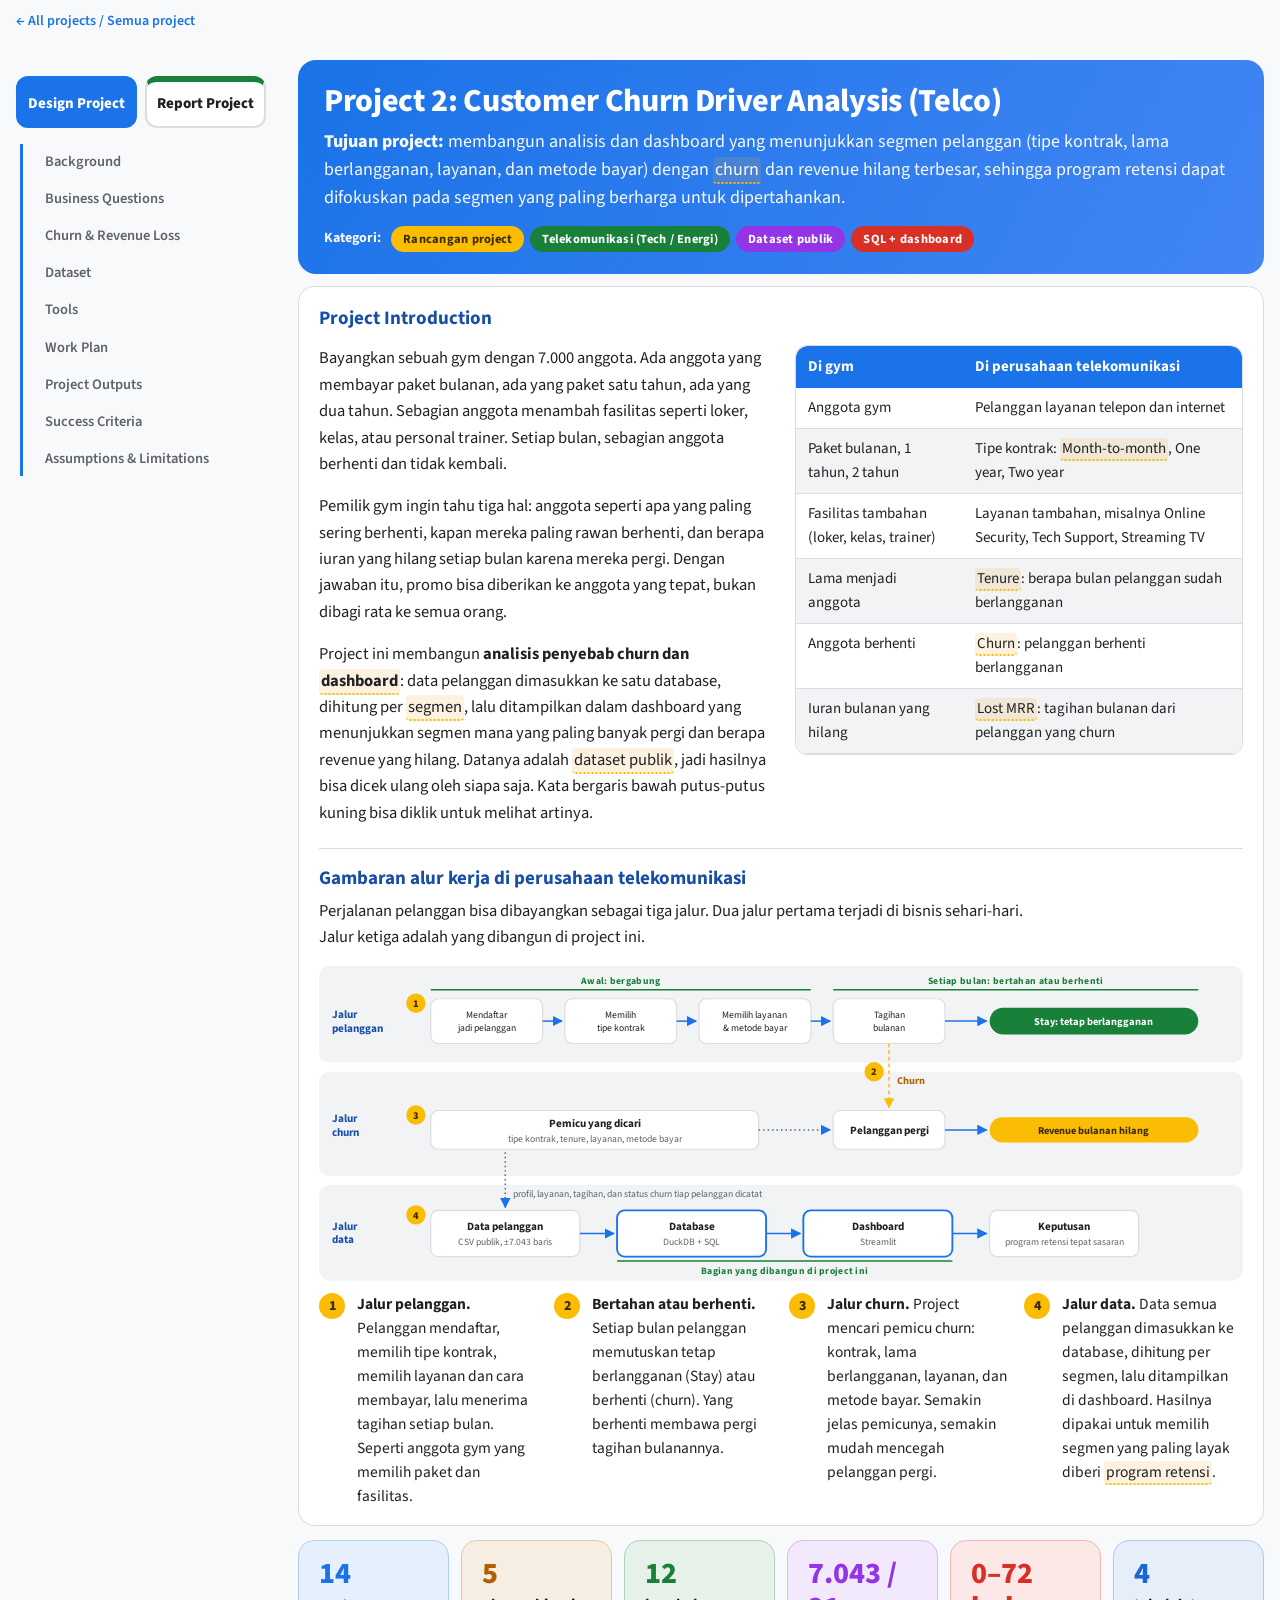
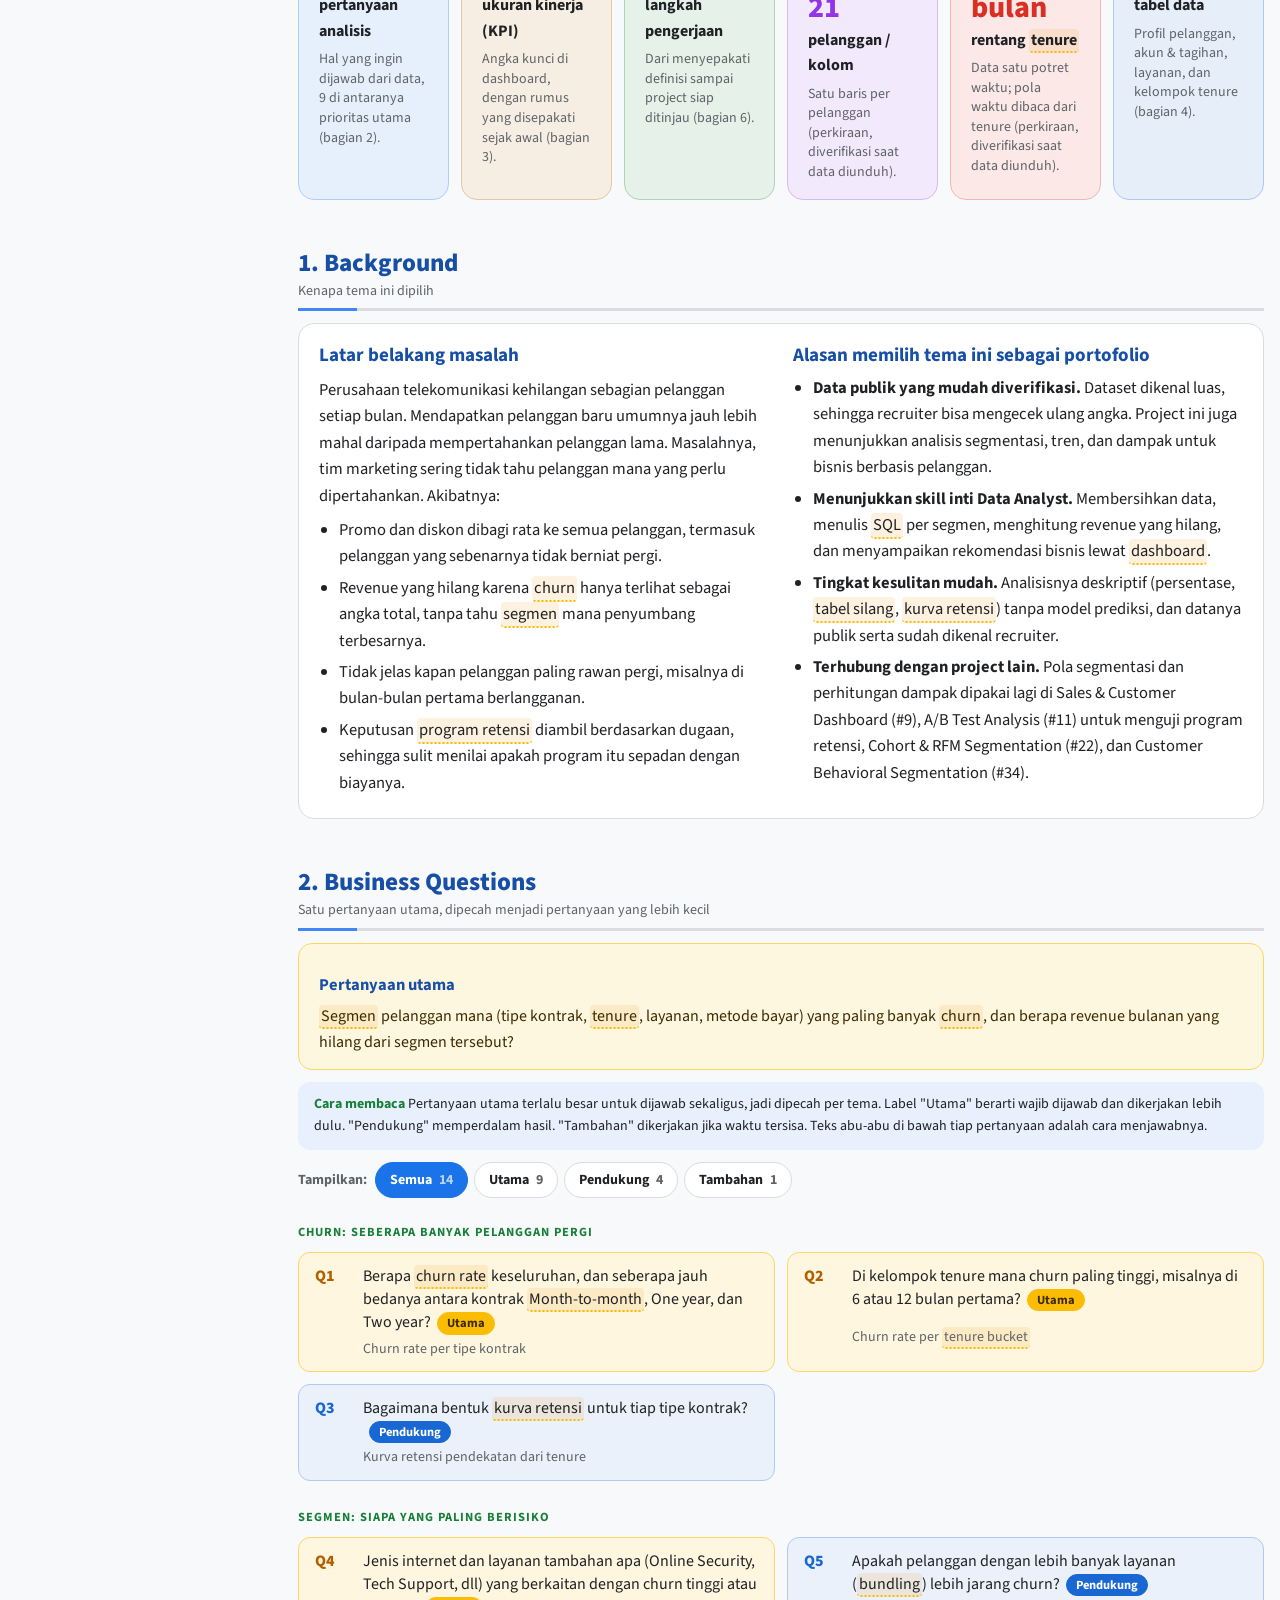
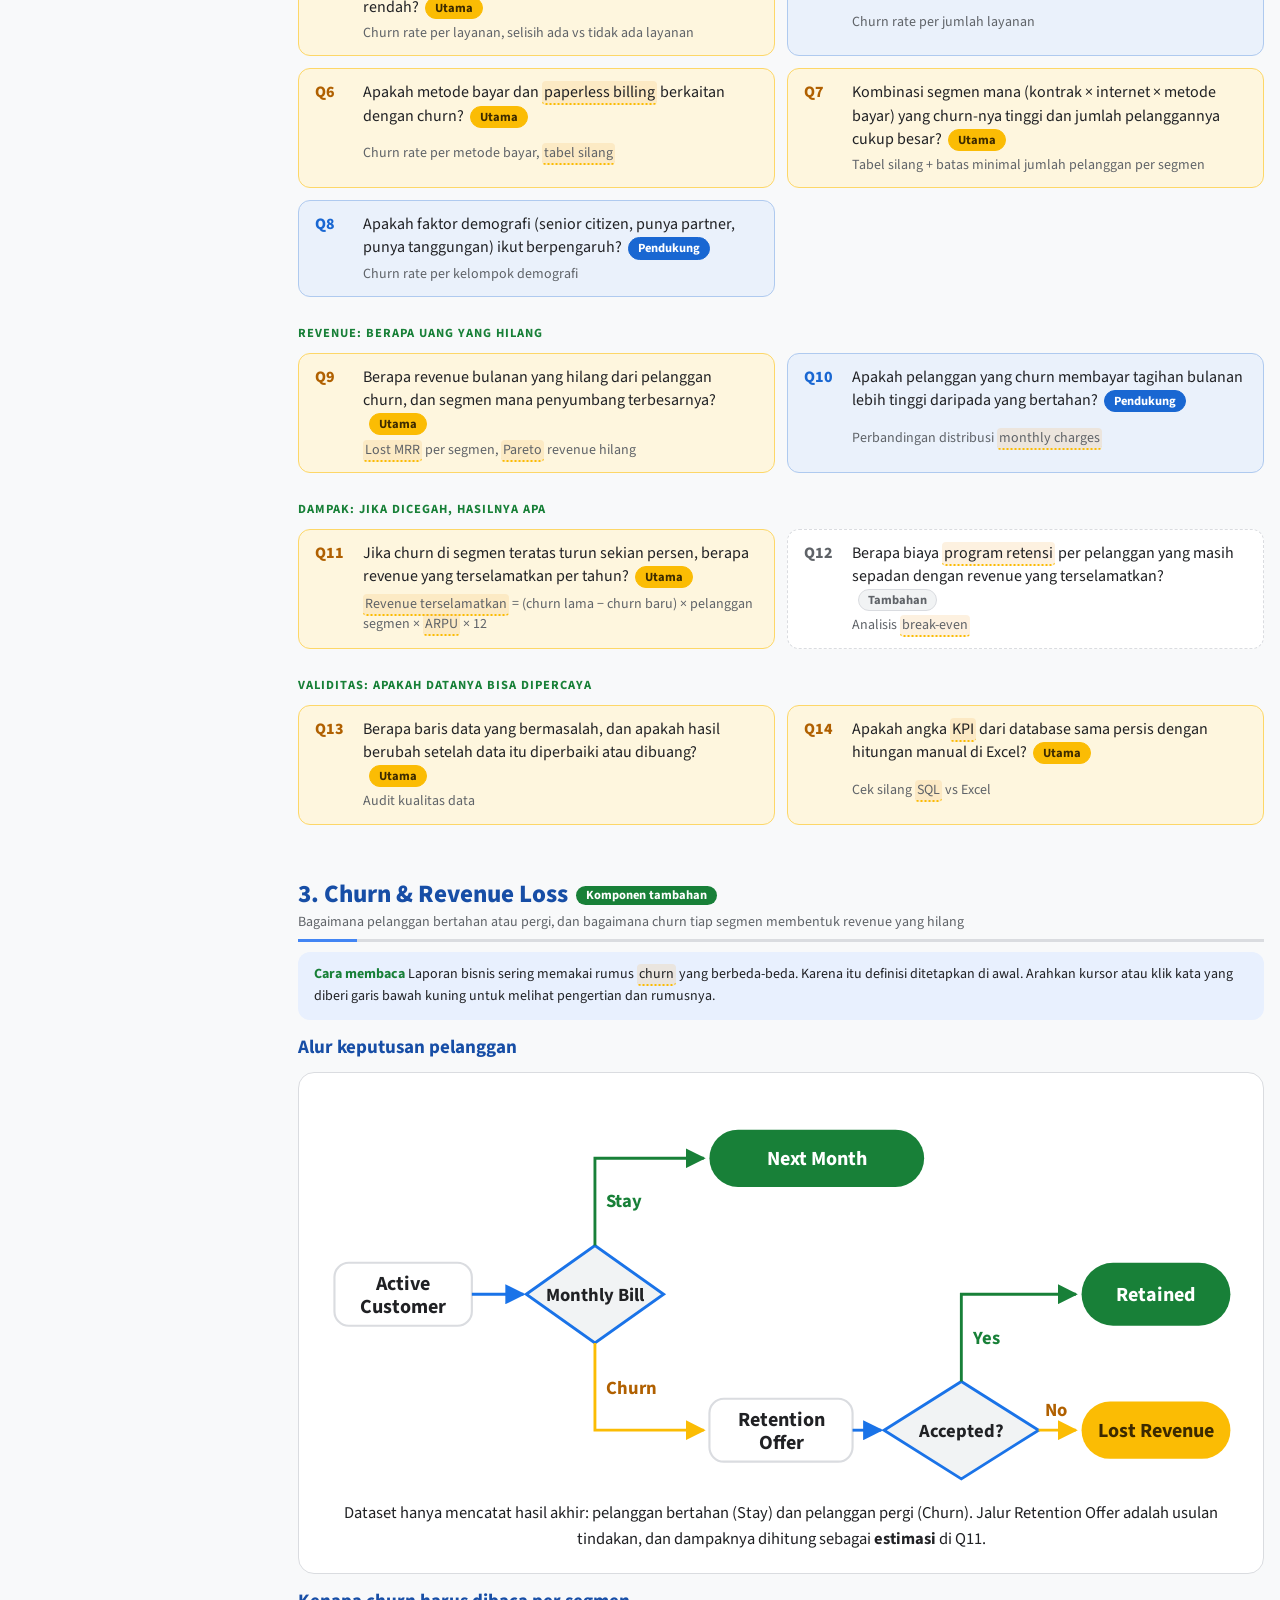
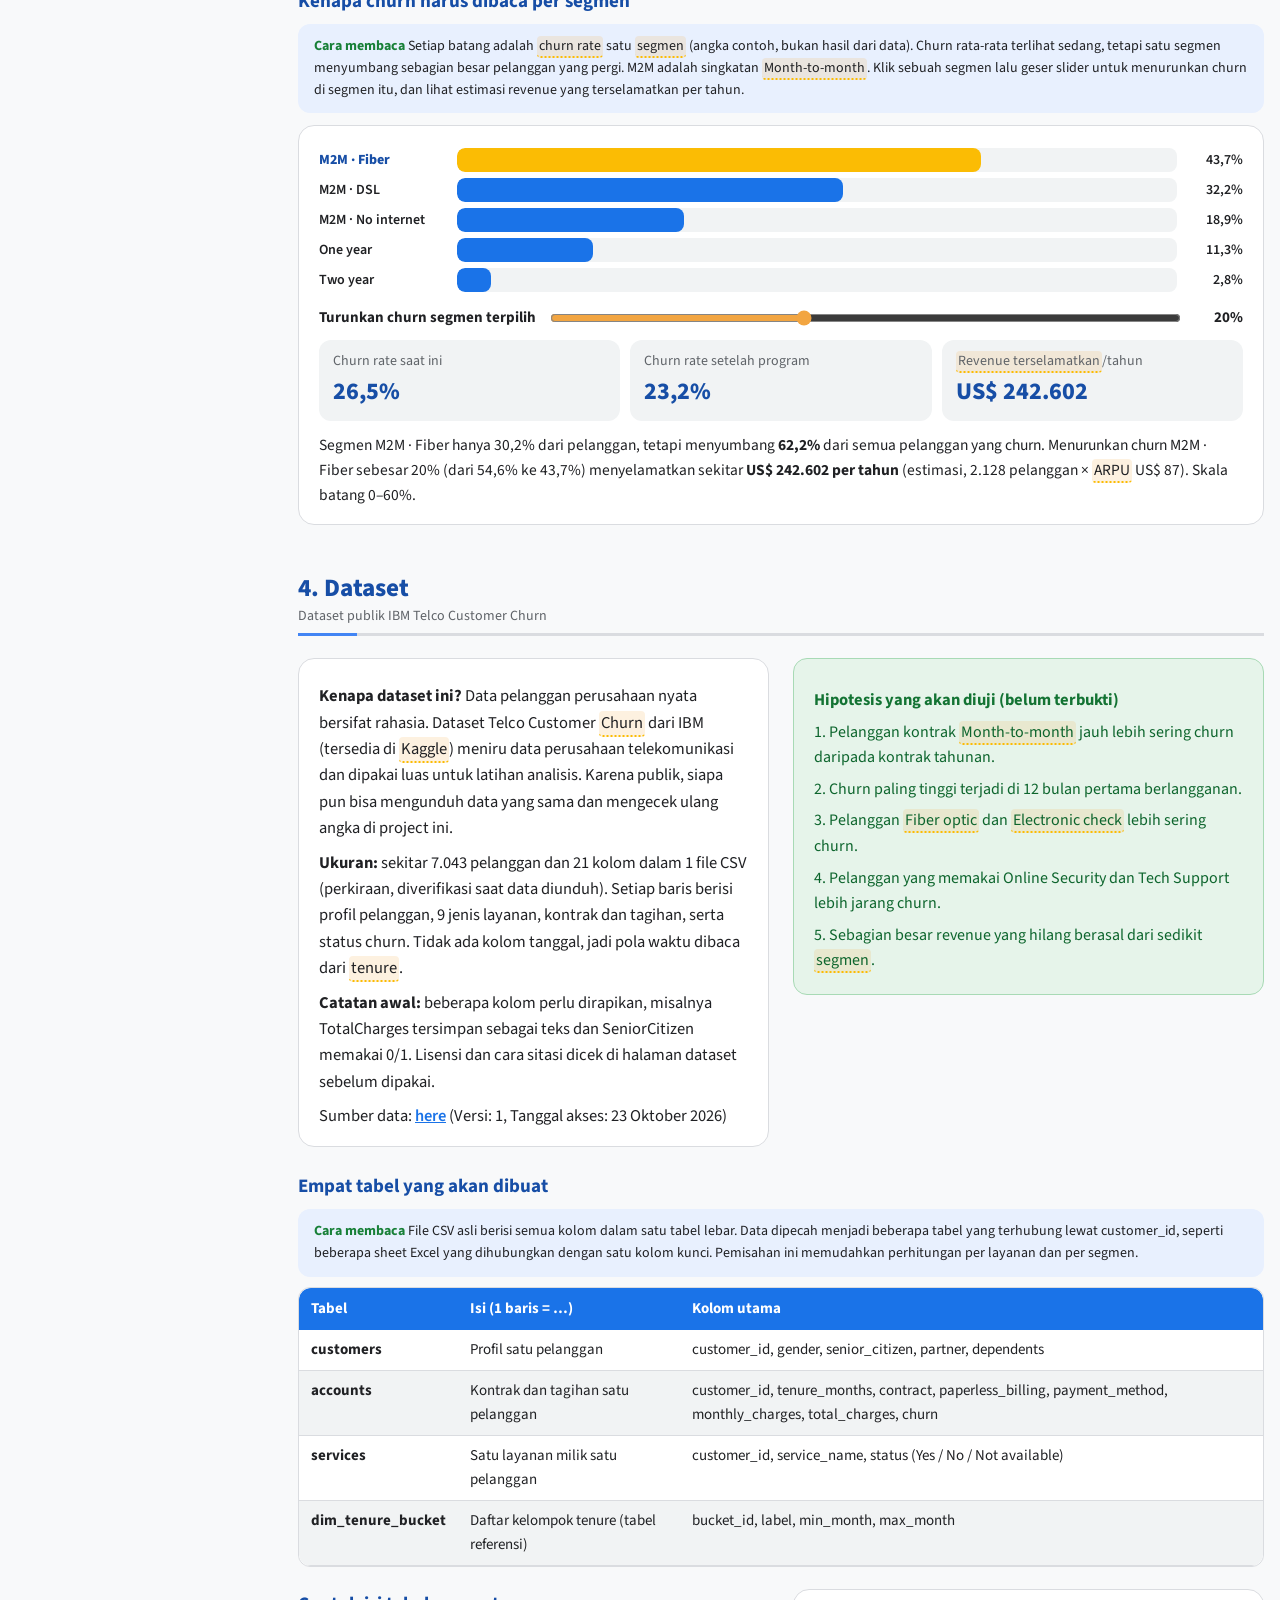
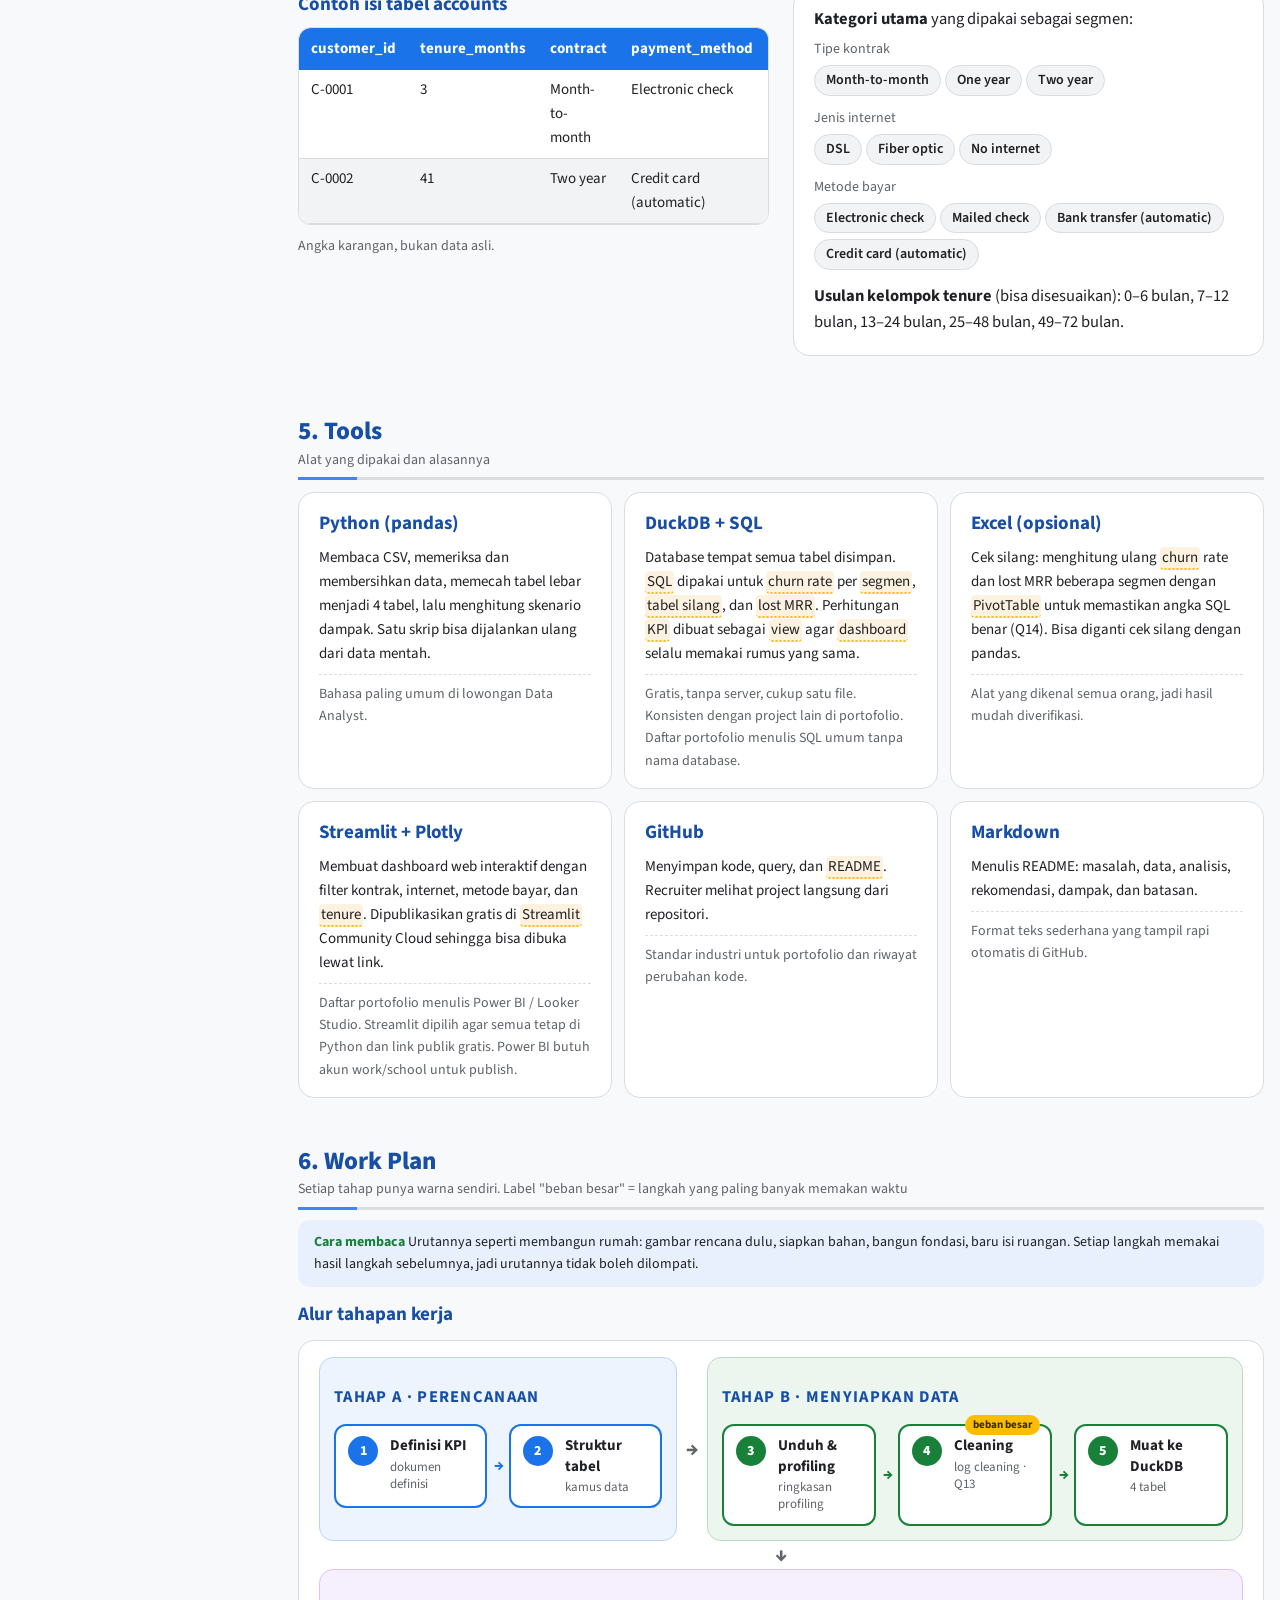
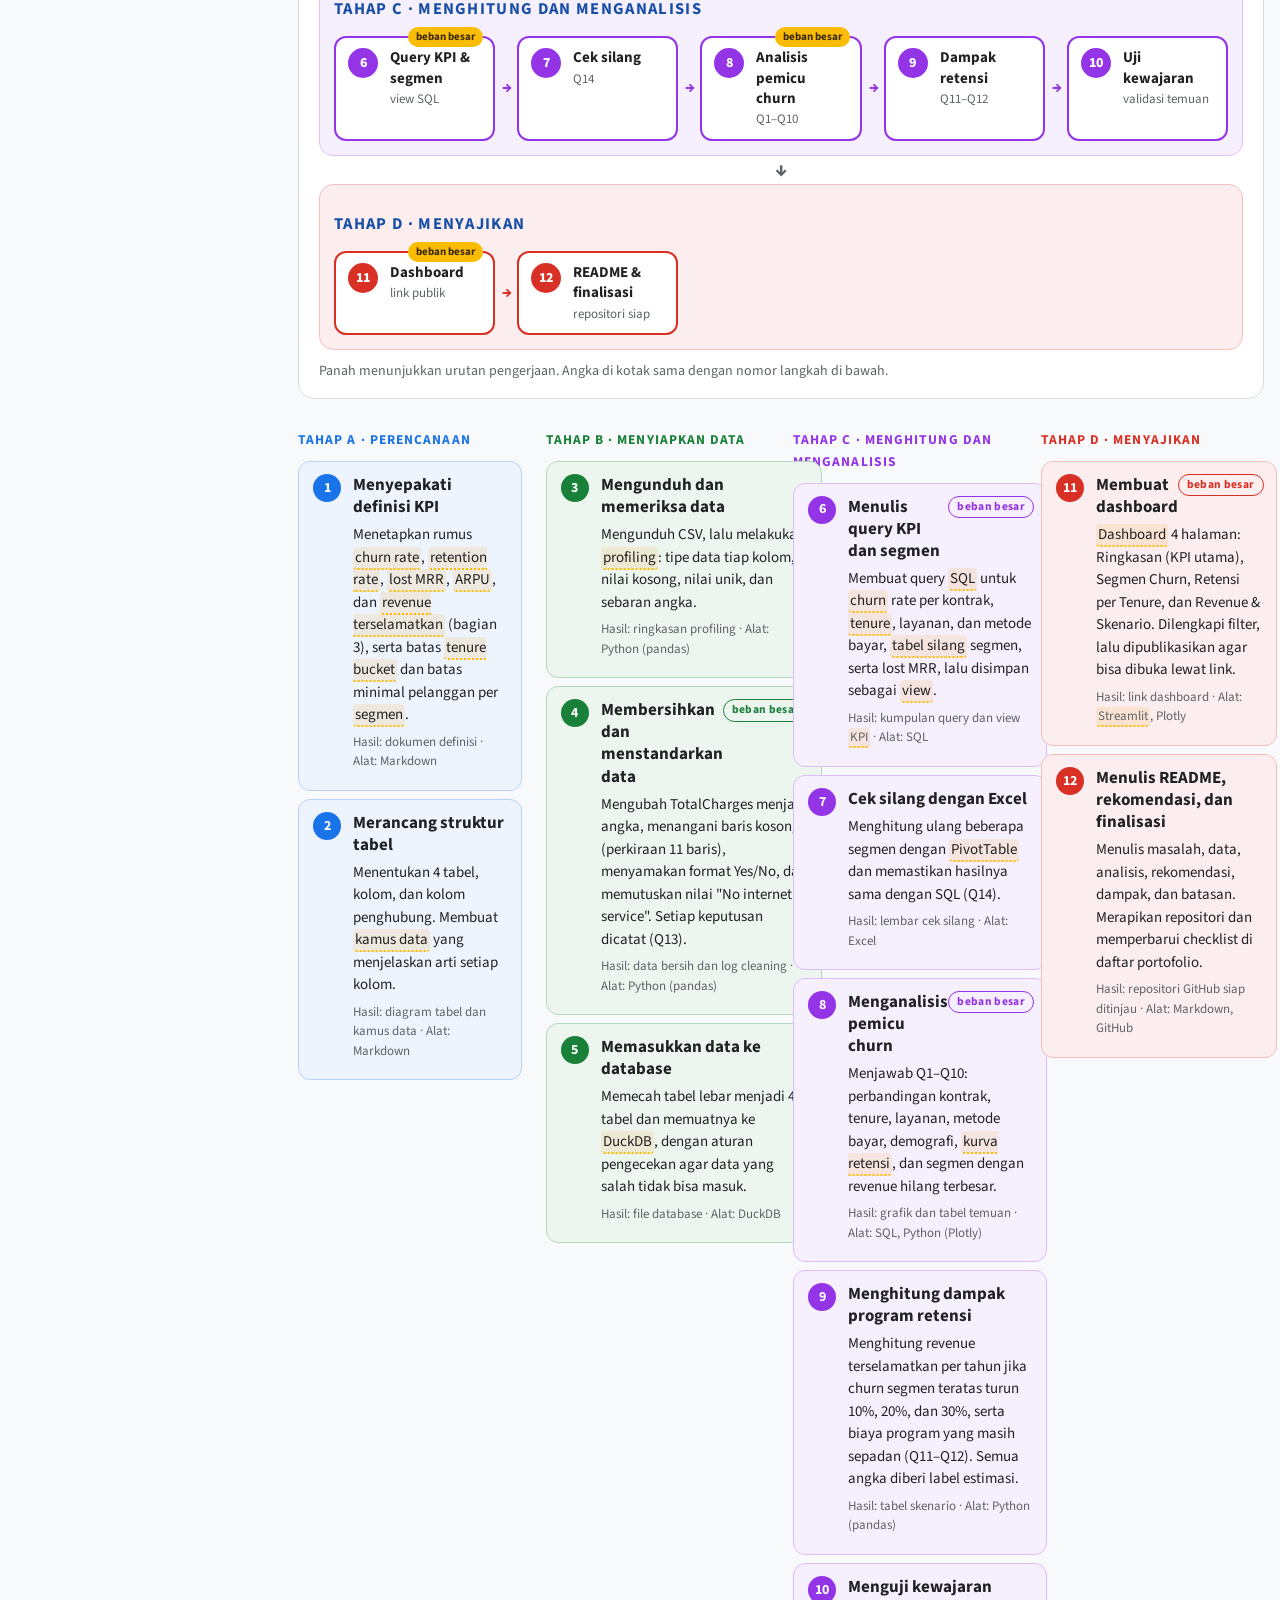
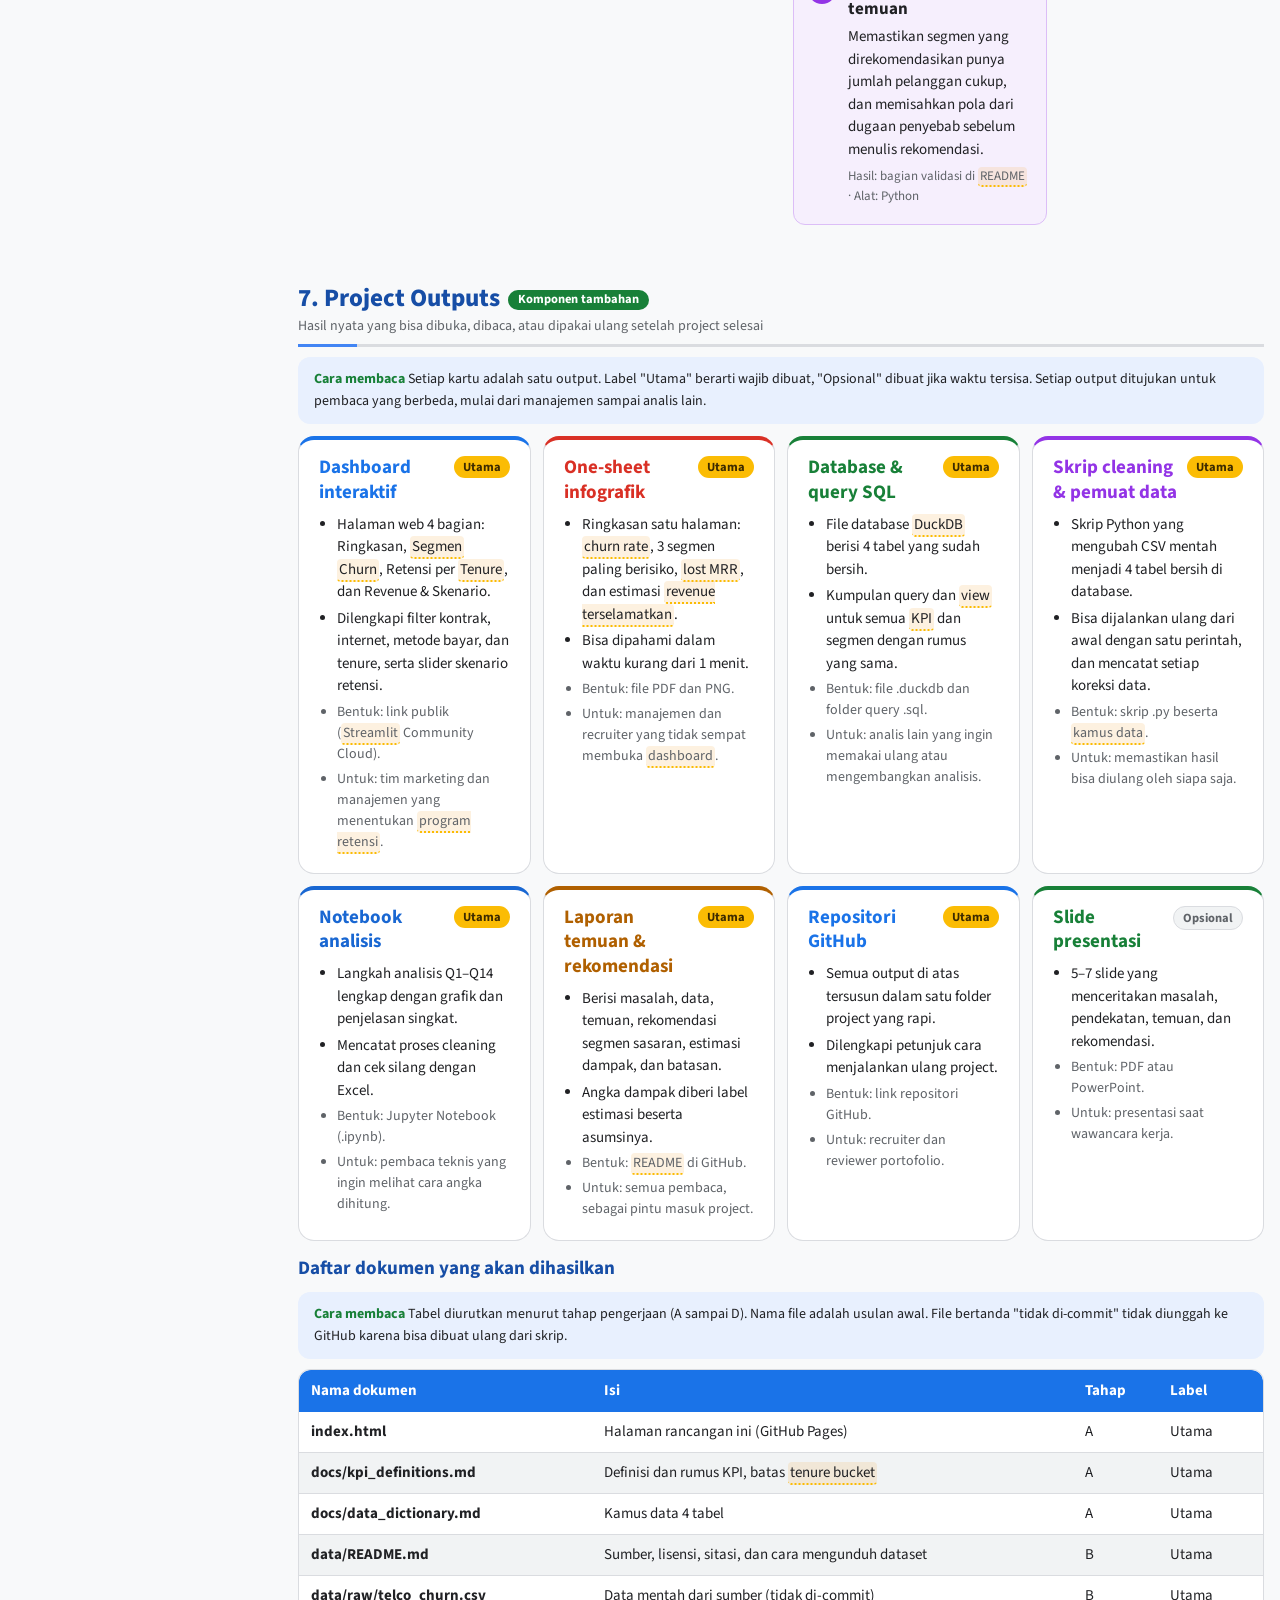
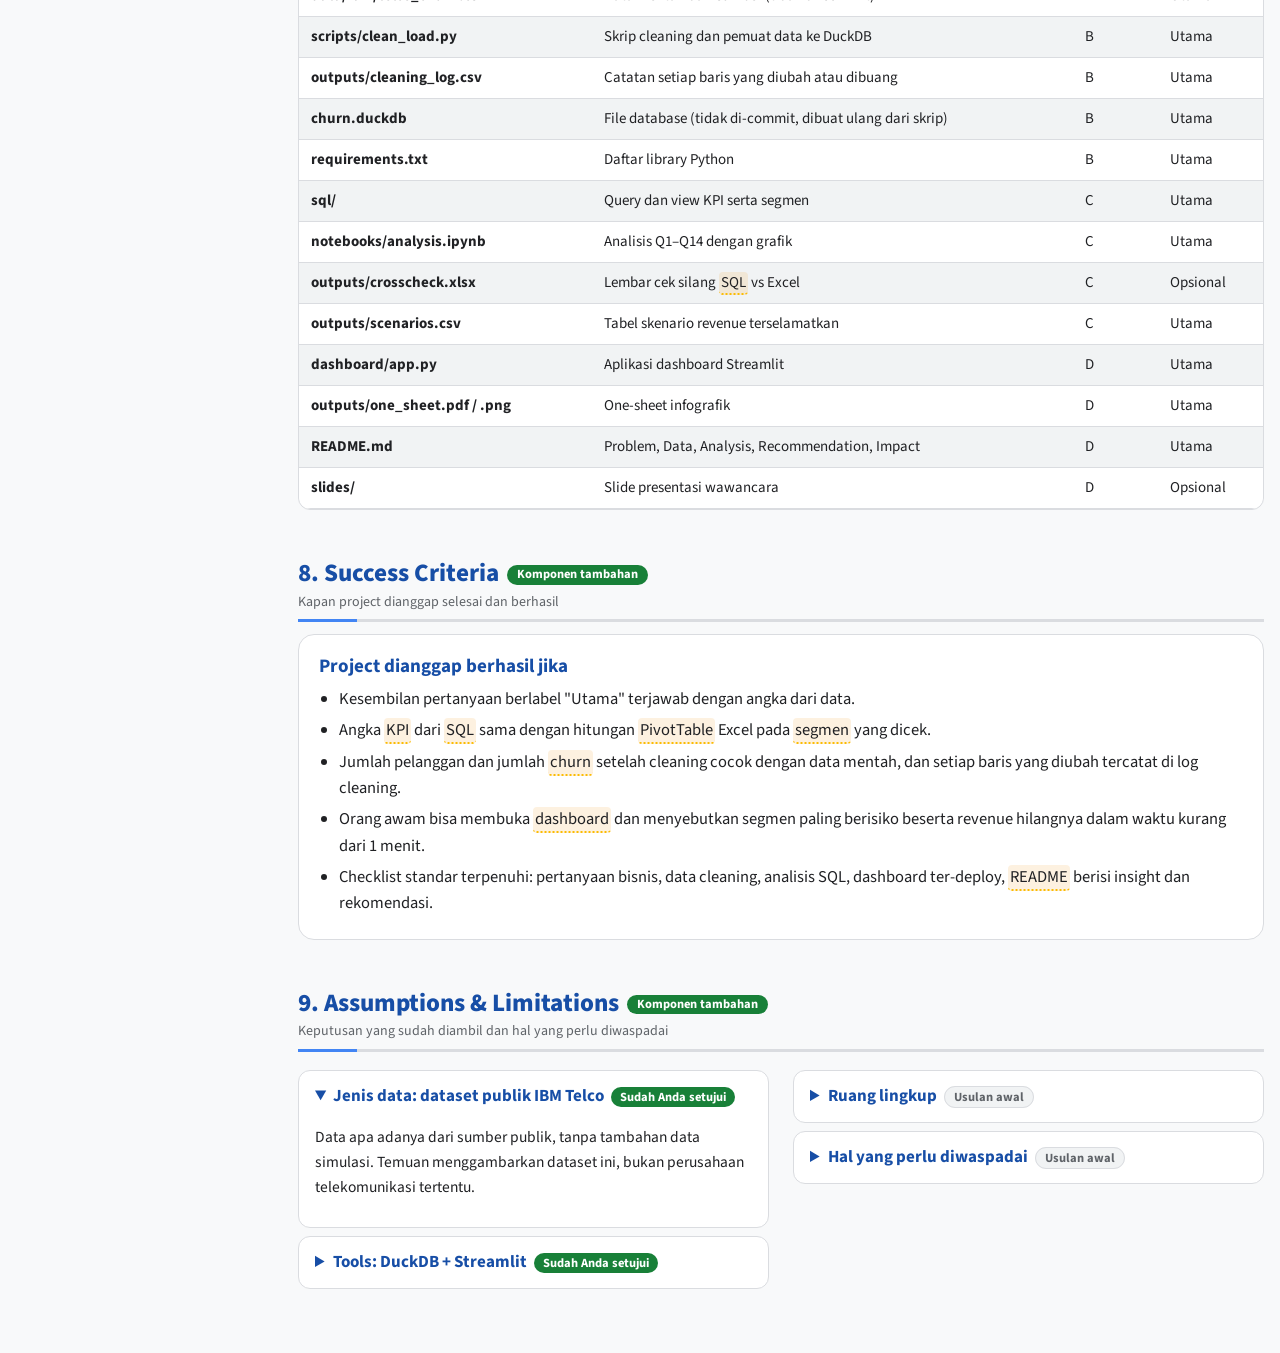
<file: index_v2.html>
<!doctype html>
<html lang="id">
<head>
<meta charset="utf-8">
<meta name="viewport" content="width=device-width,initial-scale=1,viewport-fit=cover">
<title>Project 2: Customer Churn Telco (v2)</title>
<meta name="claude:viewport-fit-sides" content="cover">
<meta name="description" content="Rancangan project portofolio Data Analyst: analisis pemicu churn pelanggan telekomunikasi dan revenue yang hilang, dengan SQL dan dashboard.">
<link rel="preconnect" href="https://fonts.googleapis.com"><link rel="preconnect" href="https://fonts.gstatic.com" crossorigin>
<link rel="stylesheet" href="https://fonts.googleapis.com/css2?family=Source+Sans+3:wght@400;600;700;800&display=swap">
<style>
/* Layout: tema terang ala Google (single theme, sengaja): latar putih keabuan, kartu putih;
   biru = struktur, kuning = penanda utama, hijau = info pendukung, merah = aksen.
   Skala huruf: H1 32 · H2 25 · H3 19 · body 16.5 · keterangan 14 · label 12.5 */
:root{color-scheme:light;
--bg:#F8F9FA;--card:#FFFFFF;--sub:#F1F3F4;--line:#DADCE0;
--ink:#202124;--head:#174EA6;--mut:#5F6368;
--navy:#1A73E8;--navy-ink:#FFFFFF;--teal:#188038;--amber:#FBBC04;--amber-ink:#3C2A00;--bar:#1A73E8;--soft:#E8F0FE;
--gb:#4285F4;--gr:#EA4335;--gy:#FBBC04;--gg:#34A853;
--navyH:#1A73E8;--amberH:#B06000;--tealH:#188038;--plumH:#9334E6;--roseH:#D93025;--skyH:#1967D2;--onph:#fff;
--f:"Source Sans 3",Calibri,Carlito,"Segoe UI",Arial,sans-serif;
--h1:clamp(26px,2.6vw,32px);--h2:clamp(21px,2vw,25px);--h3:19px;--body:16.5px;--small:14px;--label:12.5px}
[hidden]{display:none!important}
*{box-sizing:border-box}html{scroll-padding-top:64px;scroll-behavior:smooth}
body{margin:0;background:var(--bg);color:var(--ink);font:400 var(--body)/1.6 var(--f)}
body::before{content:"";position:fixed;inset:0 0 auto;height:env(safe-area-inset-top,0px);background:var(--bg);z-index:10}
main{max-width:880px;margin:0 auto;padding-block:16px 56px;padding-left:max(16px,env(safe-area-inset-left,0px));padding-right:max(16px,env(safe-area-inset-right,0px))}
b,strong{font-weight:700}
nav{position:sticky;top:env(safe-area-inset-top,0px);z-index:9;background:var(--bg);padding:8px 0;display:flex;gap:6px;overflow-x:auto}
nav a{flex:none;background:var(--card);border:1px solid var(--line);color:var(--ink);text-decoration:none;border-radius:999px;padding:6px 14px;font-size:var(--small);font-weight:600}
nav a:hover,nav a:focus-visible{background:var(--amber);border-color:var(--amber);color:var(--amber-ink);outline:none}
.banner{background:var(--navy);color:var(--navy-ink);border-radius:18px;padding:22px 26px}
.banner h1{margin:0 0 8px;font-size:var(--h1);font-weight:800;line-height:1.2;text-wrap:balance;letter-spacing:-.01em}.banner p{margin:0;font-size:18px;line-height:1.55;opacity:.97}.banner .goal b{font-weight:800}
.tags{display:flex;gap:6px;flex-wrap:wrap;margin-top:14px}
.tags{align-items:center}.tlab{font-size:var(--small);font-weight:700;margin-right:4px;opacity:.95}
.tag{border-radius:999px;padding:3px 12px;font-size:var(--label);font-weight:700;background:rgba(255,255,255,.2);letter-spacing:.02em}.tag.a{background:var(--amber);color:var(--amber-ink)}
.card{border-radius:16px;padding:16px 20px;background:var(--card);border:1px solid var(--line);margin:12px 0}
.card p{margin:8px 0}
h2{font-size:var(--h2);font-weight:800;color:var(--head);margin:48px 0 10px;padding-bottom:8px;border-bottom:2px solid var(--line);line-height:1.25;text-wrap:balance}
h2 small{display:block;font-size:var(--small);font-weight:400;color:var(--mut);margin-top:4px}
h3{font-size:var(--h3);font-weight:700;color:var(--head);margin:16px 0 6px;line-height:1.3}
.card h3:first-child,.card>div>h3:first-child{margin-top:4px}
.add{display:inline-block;vertical-align:middle;margin-left:8px;border-radius:999px;padding:2px 10px;font-size:var(--label);font-weight:700;background:var(--teal);color:#fff}
.how{background:var(--soft);border-radius:12px;padding:12px 16px;margin:10px 0;font-size:var(--small);line-height:1.55;color:var(--ink)}.how::before{content:"Cara membaca ";font-weight:700;color:var(--teal)}
.callout{border-radius:14px;padding:14px 20px;margin:12px 0;font-size:16px}.callout h4{margin:0 0 6px;font-size:var(--h3);font-weight:700}.callout p{margin:6px 0}
.callout.a{background:var(--amber);color:var(--amber-ink)}.callout.g{background:var(--teal);color:#fff}
.kpis{display:grid;grid-template-columns:repeat(3,1fr);gap:12px;margin:14px 0}.kpis .card{margin:0}
.kpi .v{font-size:30px;font-weight:800;display:block;line-height:1.15;color:var(--head);font-variant-numeric:tabular-nums}.kpi .l{display:block;font-weight:700;font-size:16px;margin-top:2px}.kpi .d{display:block;font-size:var(--small);line-height:1.4;margin-top:6px;color:var(--mut)}
.kpi.t{background:var(--teal);border-color:var(--teal);color:#fff}.kpi.am{background:var(--amber);border-color:var(--amber);color:var(--amber-ink)}
.kpi.t .v,.kpi.t .d,.kpi.am .v,.kpi.am .d{color:inherit}
table{border-collapse:collapse;width:100%;font-size:15px;background:var(--card);border-radius:12px;overflow:hidden}
th{background:var(--navy);color:var(--navy-ink);padding:9px 12px;text-align:left;vertical-align:top;font-weight:700}
td{padding:8px 12px;border-bottom:1px solid var(--line);vertical-align:top}
tr:nth-child(odd) td{background:var(--sub)}
.scroll{overflow-x:auto;border:1px solid var(--line);border-radius:12px;margin:10px 0}
.q{background:var(--card);border:1px solid var(--line);border-radius:12px;padding:12px 16px;margin:6px 0;display:grid;grid-template-columns:40px 1fr;gap:4px 8px;font-size:16px;line-height:1.45}
.q .id{font-weight:800;color:var(--head)}.q .m{grid-column:2;font-size:var(--small);color:var(--mut)}
.pri{display:inline-block;border-radius:999px;padding:1px 9px;font-size:var(--label);font-weight:700;margin-left:6px;background:var(--sub);border:1px solid var(--line);color:var(--mut)}.pri.M{background:var(--amber);border-color:var(--amber);color:var(--amber-ink)}.pri.S{background:var(--navy);border-color:var(--navy);color:#fff}
.theme{font-size:var(--label);font-weight:700;color:var(--teal);margin:20px 0 4px;text-transform:uppercase;letter-spacing:.08em}
.flow{display:flex;flex-wrap:wrap;align-items:center;gap:6px;margin:8px 0}
.flow span{border-radius:999px;padding:5px 12px;font-size:var(--small);font-weight:700;background:var(--sub);border:1px solid var(--line)}
.flow span.ng{background:var(--amber);border-color:var(--amber);color:var(--amber-ink)}.flow span.ok{background:var(--teal);border-color:var(--teal);color:#fff}.flow i{font-style:normal;color:var(--mut);font-size:var(--small)}
.row{display:flex;align-items:center;gap:8px;margin:6px 0;width:100%;font:inherit;font-size:var(--small);color:var(--ink);background:none;border:0;padding:0;cursor:pointer;text-align:left}
.row .n{width:96px;flex:none;font-weight:600}.row .tr{flex:1;background:var(--sub);border-radius:8px;height:24px;position:relative;overflow:hidden}
.row .b{position:absolute;left:0;top:0;bottom:0;border-radius:8px;background:var(--bar);transition:width .25s}
.row.sel .b{background:var(--amber)}.row.sel .n{color:var(--head);font-weight:800}
.row .c{width:58px;text-align:right;flex:none;font-variant-numeric:tabular-nums;font-weight:600}
.row:focus-visible{outline:3px solid var(--amber);outline-offset:2px;border-radius:8px}
.ctl{display:flex;align-items:center;gap:12px;margin:14px 0 10px;font-weight:700;font-size:15px}.ctl input{flex:1;accent-color:#F2A541}.ctl output{min-width:48px;text-align:right}
.res{display:grid;grid-template-columns:repeat(3,1fr);gap:10px;margin-top:10px}.res div{background:var(--sub);border-radius:12px;padding:10px 14px;font-size:var(--small);color:var(--mut)}.res b{display:block;font-size:24px;font-weight:800;color:var(--head);font-variant-numeric:tabular-nums}
.steps{counter-reset:s;display:grid;gap:8px;margin:10px 0;padding:0;list-style:none}
.steps li{background:var(--card);border:1px solid var(--line);border-radius:12px;padding:12px 14px 12px 54px;position:relative}
.steps li::before{counter-increment:s;content:counter(s);position:absolute;left:14px;top:12px;width:28px;height:28px;border-radius:50%;background:var(--navy);color:#fff;font-weight:700;display:grid;place-items:center;font-size:14px}
.steps li.L::before{background:var(--amber);color:var(--amber-ink)}
.steps b.t{display:block;font-size:17px;color:var(--head);line-height:1.3}.steps p{margin:6px 0;font-size:15px;line-height:1.5}.steps .meta{font-size:13px;color:var(--mut)}
.phase{font-size:var(--label);font-weight:700;color:var(--teal);margin:18px 0 0;text-transform:uppercase;letter-spacing:.08em}
.tools{display:grid;grid-template-columns:repeat(2,1fr);gap:12px;margin:12px 0}.tools .card{margin:0}
.tools b{display:block;font-size:var(--h3);color:var(--head)}.tools .r{font-size:15px;margin:6px 0 0}.tools .alt{font-size:var(--small);color:var(--mut);margin:8px 0 0;padding-top:8px;border-top:1px dashed var(--line)}
details{background:var(--card);border:1px solid var(--line);border-radius:12px;padding:12px 16px;margin:8px 0}summary{cursor:pointer;font-weight:700;font-size:17px;color:var(--head)}details p{font-size:15.5px}
.pill{border-radius:999px;padding:1px 9px;font-size:var(--label);font-weight:700;background:var(--teal);color:#fff;margin-left:4px}.pill.d{background:var(--sub);border:1px solid var(--line);color:var(--mut)}
.chip{display:inline-block;border-radius:999px;padding:3px 11px;margin:3px 4px 3px 0;font-size:var(--small);font-weight:600;background:var(--sub);border:1px solid var(--line)}
.tm{border-bottom:2px dotted var(--amber);background:rgba(242,165,65,.16);border-radius:4px;padding:0 2px;cursor:help}
#tip{position:fixed;display:none;max-width:320px;white-space:pre-line;background:#202124;color:#fff;padding:10px 12px;border-radius:12px;font-size:var(--small);line-height:1.4;z-index:20;box-shadow:0 6px 20px rgba(0,0,0,.25)}
ul.tight{margin:6px 0;padding-left:20px}ul.tight li{margin:5px 0}
.intro>.layout{grid-column:1/-1}
.layout{margin-top:14px;padding-top:14px;border-top:1px solid var(--line)}.layout .lead{margin:4px 0 10px;max-width:90ch}
.figw{overflow-x:auto;margin:8px 0}.figw svg{display:block;width:100%;min-width:860px;height:auto;font-family:var(--f)}
.figw .lane{fill:var(--sub)}.figw .box{fill:var(--card);stroke:var(--line);stroke-width:1.5}.figw .box.hi{stroke:var(--bar);stroke-width:2.5}
.figw text{fill:var(--ink)}.figw .ln{font-size:15px;font-weight:700;fill:var(--head)}.figw .gl{font-size:13px;font-weight:700;fill:var(--teal);letter-spacing:.03em}
.figw .bt{font-size:13px}.figw .b{font-size:15px;font-weight:700}.figw .st{font-size:13px;fill:var(--mut)}
.figw .grp{stroke:var(--teal);stroke-width:2}.figw .ar{stroke:var(--bar);stroke-width:2}.figw .ah{fill:var(--bar)}
.figw .ng,.figw .ngs{stroke:var(--amber);stroke-width:2;stroke-dasharray:5 4}.figw .aha{fill:var(--amber)}.figw .nl{font-size:14px;font-weight:700;fill:var(--amberH)}
.figw .dt{stroke:var(--mut);stroke-width:2;stroke-dasharray:2 4}
.figw .okb{fill:var(--teal)}.figw .scb{fill:var(--amber)}.figw .wt{fill:#fff;font-size:14px;font-weight:700}.figw .at{fill:var(--amber-ink);font-size:14px;font-weight:700}
.figw .mk{fill:var(--amber)}.figw .mt{fill:var(--amber-ink);font-size:14px;font-weight:800}
.legend{counter-reset:l;list-style:none;padding:0;margin:10px 0 0;display:grid;gap:10px}
.legend li{counter-increment:l;position:relative;padding-left:38px;font-size:15.5px;line-height:1.55}
.legend li::before{content:counter(l);position:absolute;left:0;top:1px;width:26px;height:26px;border-radius:50%;background:var(--amber);color:var(--amber-ink);font-weight:800;font-size:14px;display:grid;place-items:center}
@media (min-width:1000px){.legend{grid-template-columns:repeat(4,1fr);gap:16px}}
.kpi{--h:var(--navyH);background:color-mix(in srgb,var(--h) 11%,var(--card));border-color:color-mix(in srgb,var(--h) 35%,var(--card))}
.kpi .v{color:var(--h)}.kpi .l{color:var(--ink)}.kpi .d{color:var(--mut)}
.q[data-p="M"]{background:color-mix(in srgb,var(--amber) 13%,var(--card));border-color:color-mix(in srgb,var(--amber) 60%,var(--card))}
.q[data-p="S"]{background:color-mix(in srgb,var(--skyH) 9%,var(--card));border-color:color-mix(in srgb,var(--skyH) 35%,var(--card))}
.q[data-p="N"]{border-style:dashed}
.q[data-p="M"] .id{color:var(--amberH)}.q[data-p="S"] .id{color:var(--skyH)}.q[data-p="N"] .id{color:var(--mut)}
.pri.S{background:var(--skyH);border-color:var(--skyH);color:var(--onph)}
.fbar{display:flex;flex-wrap:wrap;align-items:center;gap:6px;margin:12px 0 4px}.fbar span{font-size:var(--small);font-weight:700;color:var(--mut);margin-right:2px}
.fb{font:inherit;font-size:var(--small);font-weight:700;cursor:pointer;border-radius:999px;padding:6px 14px;border:1px solid var(--line);background:var(--card);color:var(--ink)}
.fb i{font-style:normal;opacity:.7;margin-left:4px}.fb:hover{border-color:var(--bar)}.fb:focus-visible{outline:3px solid var(--amber);outline-offset:2px}
.fb.on{background:var(--navy);border-color:var(--navy);color:#fff}.fb.on[data-f="M"]{background:var(--amber);border-color:var(--amber);color:var(--amber-ink)}.fb.on[data-f="S"]{background:var(--skyH);border-color:var(--skyH);color:var(--onph)}
.defs p{margin:0 0 12px}.defs p:last-child{margin:0}
.fx{display:inline-block;margin:2px 0;padding:1px 9px;border-radius:8px;background:color-mix(in srgb,var(--tealH) 12%,var(--card));border:1px solid color-mix(in srgb,var(--tealH) 40%,var(--card));color:var(--tealH);font-weight:700;font-size:15px;white-space:normal}
.figw.fl svg{min-width:520px;max-width:1000px;margin:0 auto}.flowfull .card{padding:20px 24px}.flowfull .card>p{text-align:center;margin:12px 0 0}.figw .dia{fill:var(--sub);stroke:var(--bar);stroke-width:2}.figw .b2{font-size:14px;font-weight:700}
.figw .arT{fill:none;stroke:var(--teal);stroke-width:2}.figw .aht{fill:var(--teal)}.figw .arA{fill:none;stroke:var(--amber);stroke-width:2}.figw .aha2{fill:var(--amber)}
.figw .lt{font-size:13px;font-weight:700;fill:var(--tealH)}.figw .la{font-size:13px;font-weight:700;fill:var(--amberH)}
.ph .phase{color:var(--ph);font-size:13.5px}
.ph .steps li{background:color-mix(in srgb,var(--ph) 8%,var(--card));border-color:color-mix(in srgb,var(--ph) 32%,var(--card))}
.ph .steps li::before,.ph .steps li.L::before{background:var(--ph);color:var(--onph)}
.ph .steps b.t{color:var(--ink)}
.steps li.L::after{content:"beban besar";position:absolute;right:12px;top:12px;font-size:11.5px;font-weight:700;letter-spacing:.03em;padding:1px 8px;border-radius:999px;border:1px solid var(--ph,var(--amber));color:var(--ph,var(--amber))}
.steps li.L b.t{padding-right:84px}
.banner{background:linear-gradient(120deg,#1A73E8,#4285F4)}
h2{border-bottom:3px solid transparent;border-image:linear-gradient(90deg,var(--gb) 0 60px,var(--line) 60px) 1}
nav a:nth-child(4n+1):hover{background:var(--gb);border-color:var(--gb);color:#fff}nav a:nth-child(4n+2):hover{background:var(--gr);border-color:var(--gr);color:#fff}nav a:nth-child(4n+4):hover{background:var(--gg);border-color:var(--gg);color:#fff}
.callout.g{background:#E6F4EA;color:#0D652D;border:1px solid #A8DAB5}.callout.g h4{color:#137333}
.callout.a{background:#FEF7E0;color:#3C2A00;border:1px solid #FDD663}
.outs{display:grid;gap:12px;margin:12px 0}.outs .card{margin:0}
.out{--h:var(--navyH);border-top:4px solid var(--h)}
.out .oh{display:flex;align-items:flex-start;justify-content:space-between;gap:8px}.out .oh b{font-size:var(--h3);color:var(--h);line-height:1.3}
.ob{flex:none;border-radius:999px;padding:1px 9px;font-size:var(--label);font-weight:700;background:var(--amber);color:var(--amber-ink)}.ob.opt{background:var(--sub);border:1px solid var(--line);color:var(--mut)}
.out ul{margin:8px 0 0;padding-left:18px;font-size:15px;line-height:1.5}.out li{margin:4px 0}
.out li:nth-last-child(-n+2){color:var(--mut);font-size:14px}
@media (min-width:700px){.outs{grid-template-columns:repeat(2,1fr)}}
@media (min-width:1280px){.outs{grid-template-columns:repeat(4,1fr)}}
/* layar lebar: nav jadi sidebar, konten dibagi kolom */
.two{display:grid;gap:0 24px;align-items:start}.two>*{min-width:0}
.qgrid{display:grid;gap:0 12px}.qgrid>*{min-width:0}
@media (min-width:1000px){
main{max-width:1480px}
.two,.qgrid{grid-template-columns:1fr 1fr}.qgrid .theme{grid-column:1/-1}
.kpis{grid-template-columns:repeat(6,1fr)}.tools{grid-template-columns:repeat(3,1fr)}
.intro{display:grid;grid-template-columns:1fr 1fr;column-gap:28px;align-items:start}.intro h3{grid-column:1/-1}.intro>p{grid-column:1}.intro>.scroll{grid-column:2;grid-row:2/span 3;margin-top:8px}
.phases{display:grid;grid-template-columns:repeat(2,1fr);gap:0 24px}.phases>*{min-width:0}
}
@media (min-width:1280px){
main{display:grid;grid-template-columns:190px minmax(0,1fr);column-gap:32px}
main>*{grid-column:2}
main>nav{grid-column:1;grid-row:1/span 60;align-self:start;flex-direction:column;padding-top:16px}
main>nav a{border-radius:10px;font-size:15px;padding:8px 14px}
.phases{grid-template-columns:repeat(4,1fr)}
}
@media (max-width:620px){.kpis,.res{grid-template-columns:1fr 1fr}.tools{grid-template-columns:1fr}.row .n{width:78px}.banner{padding:18px}}
@media (prefers-reduced-motion:reduce){html{scroll-behavior:auto}.row .b{transition:none}}
/* tambahan */
.card a{color:var(--navy);font-weight:600}
.row .n{width:130px}
.tag.c1{background:#188038;color:#fff}.tag.c2{background:#9334E6;color:#fff}.tag.c3{background:#D93025;color:#fff}.tag.c4{background:#fff;color:#174EA6}
.wf{display:grid;gap:0}
.wrow{display:grid;gap:0}
.wl{--c:var(--navyH);background:color-mix(in srgb,var(--c) 8%,var(--card));border:1px solid color-mix(in srgb,var(--c) 30%,var(--card));border-radius:14px;padding:12px 14px 14px;min-width:0}
.wl h4{margin:0 0 6px;color:var(--c);font-size:13.5px;font-weight:700;text-transform:uppercase;letter-spacing:.08em}
.ws{display:grid;gap:24px;padding-top:8px}
.wb{position:relative;background:var(--card);border:2px solid var(--c);border-radius:12px;padding:10px 12px 10px 54px;font-size:15px;line-height:1.35;min-height:56px}
.wb .n{position:absolute;left:12px;top:10px;width:30px;height:30px;border-radius:50%;background:var(--c);color:var(--onph);display:grid;place-items:center;font-weight:800;font-size:14px}
.wb b{display:block;color:var(--ink)}.wb .s{display:block;font-size:13px;color:var(--mut);margin-top:2px}
.wb.L::before{content:"beban besar";position:absolute;top:-11px;right:10px;background:var(--amber);color:var(--amber-ink);font-size:11px;font-weight:700;padding:0 8px;border-radius:999px;line-height:20px}
.wb::after{content:"↓";position:absolute;left:50%;bottom:-23px;transform:translateX(-50%);color:var(--c);font-weight:800;font-size:16px}
.ws>.wb:last-child::after{content:none}
.wsep{text-align:center;color:var(--mut);font-weight:800;font-size:20px;line-height:28px}.wsep::before{content:"↓"}
@media (min-width:1200px){
.wrow{grid-template-columns:2fr 30px 3fr;align-items:stretch}
.wrow>.wsep{display:grid;place-items:center}.wrow>.wsep::before{content:"→"}
.ws{grid-template-columns:repeat(var(--k),minmax(0,1fr));gap:22px}
.wl[style*="--k:5"] .ws{grid-template-columns:repeat(5,minmax(0,1fr))}
.wb::after{content:"→";left:auto;right:-19px;bottom:auto;top:50%;transform:translateY(-50%)}
}
@media (max-width:620px){.row .n{width:112px;font-size:13px}}

.tab{flex:none;font:inherit;font-size:15px;font-weight:800;cursor:pointer;background:var(--card);border:2px solid var(--line);color:var(--ink);border-radius:999px;padding:6px 16px}
.tab[data-t=design]{--c:var(--navy)}.tab[data-t=report]{--c:var(--teal)}
.tab:hover{border-color:var(--c)}.tab.on{background:var(--c);border-color:var(--c);color:#fff}.tab:focus-visible{outline:3px solid var(--amber);outline-offset:2px}
.links{display:contents}.links[data-tab=design]{--ac:var(--navy)}.links[data-tab=report]{--ac:var(--teal)}
.links a{font-size:13.5px;font-weight:600;color:var(--mut);padding:5px 12px}
.pane code{font-size:.92em;background:var(--sub);border-radius:4px;padding:1px 5px;overflow-wrap:anywhere}
.pane pre{background:var(--sub);border:1px solid var(--line);border-radius:12px;padding:12px 16px;overflow-x:auto;font-size:14px;line-height:1.5}.pane pre code{background:none;padding:0;overflow-wrap:normal}
.pill.p{background:var(--amber);color:var(--amber-ink)}
.callout a{color:inherit;font-weight:700;text-decoration:underline}
@media (min-width:1280px){
main>nav{gap:8px}
.tab{border-radius:12px;font-size:16px;padding:12px 16px;text-align:left;border-left:8px solid var(--c)}
.links{display:flex;flex-direction:column;gap:2px;margin:0 0 8px 12px;padding-left:12px;border-left:3px solid var(--ac)}
main>nav .links a{background:none;border:0;border-radius:8px;font-size:14.5px;font-weight:600;color:var(--mut);padding:6px 10px}
main>nav .links a:hover,main>nav .links a:focus-visible{background:var(--soft);color:var(--head)}
}
.rt{font-size:14.5px}.rt td,.rt th{padding:7px 10px;vertical-align:top}.rt td:not(:first-child){font-variant-numeric:tabular-nums}
.pane h4{margin:14px 0 6px;font-size:16.5px;color:var(--head)}.pane .card>h4:first-child{margin-top:2px}
.rc svg{min-width:0!important;max-width:100%}.figw.rc{overflow-x:auto}.figw.rc svg{min-width:640px!important}
.lg{display:flex;flex-wrap:wrap;gap:6px 18px;font-size:14px;margin:4px 0 8px}.lg i{display:inline-block;width:12px;height:12px;border-radius:3px;margin-right:6px;vertical-align:-1px}
.figw.rc.sm svg{max-width:560px;margin:0 auto}
.pill.p{background:var(--amber);color:var(--amber-ink)}.rt td,.rt th{overflow-wrap:normal}.rt td:first-child{white-space:nowrap}.rt td:nth-child(2),.rt td:nth-child(3){min-width:5.5em}.rt code{font-size:.9em}

.pill{white-space:nowrap}table td .pill,table th .pill{white-space:nowrap}
table.evq td:first-child{width:56px}.evq .en{display:inline-grid;place-items:center;width:30px;height:30px;border-radius:50%;background:var(--soft);color:var(--head);font-weight:800;font-size:14px}
.evq a{color:var(--ink);font-weight:700;font-size:16px;text-decoration:none;display:inline-flex;align-items:center;gap:6px;padding:2px 0;border-bottom:2px solid transparent}
.evq a::after{content:"\2192";color:var(--navy);opacity:.0;transform:translateX(-4px);transition:.15s}
.evq a:hover,.evq a:focus-visible{color:var(--navy);border-bottom-color:var(--navy)}.evq a:hover::after,.evq a:focus-visible::after{opacity:1;transform:none}
.evq tr:hover td{background:var(--soft)}
.qa{display:grid;grid-template-columns:auto 1fr;gap:0 12px;padding:10px 14px;border-radius:12px;background:var(--sub);border-left:5px solid var(--teal);margin:10px 0}
.qa.w{border-left-color:var(--amber)}.qa .qn{font-weight:800;font-size:15px;color:#fff;background:var(--teal);border-radius:8px;padding:2px 9px;height:fit-content;margin-top:2px}.qa.w .qn{background:var(--amberH)}
.qa .qt{font-weight:700;line-height:1.4}.qa .qm{font-size:13px;color:var(--mut);margin:2px 0}.qa p{margin:4px 0 2px}
.qchips{display:flex;flex-wrap:wrap;gap:8px;margin:10px 0}.qc{display:inline-block;min-width:44px;text-align:center;font-weight:800;font-size:14px;padding:4px 10px;border-radius:10px;background:var(--teal);color:#fff!important;text-decoration:none}.qc.w{background:var(--amberH)}
a.qc:hover{filter:brightness(1.12)}.qlist{font-size:13px;font-weight:700;color:var(--mut);margin-left:6px;letter-spacing:.02em}
@media (min-width:1280px){main{grid-template-columns:250px minmax(0,1fr)}main>nav{display:grid;grid-template-columns:1fr 1fr;gap:8px}main>nav .tab{padding:10px 8px;font-size:15px;text-align:center;border:2px solid var(--line);border-top:6px solid var(--c)}main>nav .tab.on{border-color:var(--c);background:var(--c);color:#fff}main>nav .links{grid-column:1/-1;margin:8px 0 0 4px}}
.note{font-size:14.5px;color:var(--mut);margin:6px 0}ol.tight{margin:6px 0;padding-left:22px}ol.tight li{margin:6px 0}

.ch{width:100%;height:auto;display:block}.ch text{fill:var(--ink);font-size:13px}.ch .mut{fill:var(--mut)}.ch .gl{stroke:var(--line);stroke-dasharray:3 4}
.ch .b1{fill:var(--bar)}.ch .b2{fill:var(--amberH)}.ch .b3{fill:var(--roseH)}.ch .l1{stroke:var(--roseH);stroke-width:2.5}.ch .l2{stroke:var(--amberH);stroke-width:2.5}.ch .l3{stroke:var(--tealH);stroke-width:2.5}.ch .l4{stroke:var(--mut);stroke-width:2;stroke-dasharray:5 4}
.figw.rc h4{margin:6px 0}.pane code{overflow-wrap:anywhere}.pane pre code{overflow-wrap:normal}.rt td:first-child{white-space:normal}.evq td:first-child{white-space:nowrap}
</style>

</head>
<body>
<a href="https://bagusbernadi.github.io/" style="display:inline-block;margin:12px 16px;font:600 14px/1.4 'Source Sans 3',Arial,sans-serif;color:#1A73E8;text-decoration:none">← All projects / Semua project</a>
<main>
<nav aria-label="Project navigation"><button type="button" class="tab on" data-t="design" aria-expanded="true" aria-controls="design">Design Project</button><button type="button" class="tab" data-t="report" aria-expanded="false" aria-controls="report">Report Project</button><div class="links" data-tab="design"><a href="#s1">Background</a><a href="#s2">Business Questions</a><a href="#s3">Churn &amp; Revenue Loss</a><a href="#s4">Dataset</a><a href="#s5">Tools</a><a href="#s6">Work Plan</a><a href="#s7">Project Outputs</a><a href="#s8">Success Criteria</a><a href="#s9">Assumptions &amp; Limitations</a></div><div class="links" data-tab="report" hidden><a href="#rp1">Data</a><a href="#rp2">Business Questions</a><a href="#rp3">Dataset</a><a href="#rp4">Tools</a><a href="#rp5">Alur Kerja</a><a href="#rp6">Project Output</a><a href="#rp7">Kesimpulan</a></div></nav>

<header class="banner"><h1>Project 2: Customer Churn Driver Analysis (Telco)</h1>
<p class="goal"><b>Tujuan project:</b> membangun analisis dan dashboard yang menunjukkan segmen pelanggan (tipe kontrak, lama berlangganan, layanan, dan metode bayar) dengan <span class="tm" tabindex="0" data-d="Churn: pelanggan berhenti berlangganan dan tidak kembali.&#10;Contoh: dari 100 pelanggan, 26 berhenti berlangganan, berarti ada 26 pelanggan churn.">churn</span> dan revenue hilang terbesar, sehingga program retensi dapat difokuskan pada segmen yang paling berharga untuk dipertahankan.</p>
<div class="tags"><span class="tlab">Kategori:</span><span class="tag a">Rancangan project</span><span class="tag c1">Telekomunikasi (Tech / Energi)</span><span class="tag c2">Dataset publik</span><span class="tag c3">SQL + dashboard</span></div></header>

<div class="pane" id="design" data-tab="design">
<section class="card intro">
<h3>Project Introduction</h3>
<p>Bayangkan sebuah gym dengan 7.000 anggota. Ada anggota yang membayar paket bulanan, ada yang paket satu tahun, ada yang dua tahun. Sebagian anggota menambah fasilitas seperti loker, kelas, atau personal trainer. Setiap bulan, sebagian anggota berhenti dan tidak kembali.</p>
<p>Pemilik gym ingin tahu tiga hal: anggota seperti apa yang paling sering berhenti, kapan mereka paling rawan berhenti, dan berapa iuran yang hilang setiap bulan karena mereka pergi. Dengan jawaban itu, promo bisa diberikan ke anggota yang tepat, bukan dibagi rata ke semua orang.</p>
<div class="scroll"><table><tr><th>Di gym</th><th>Di perusahaan telekomunikasi</th></tr>
<tr><td>Anggota gym</td><td>Pelanggan layanan telepon dan internet</td></tr>
<tr><td>Paket bulanan, 1 tahun, 2 tahun</td><td>Tipe kontrak: Month-to-month, One year, Two year</td></tr>
<tr><td>Fasilitas tambahan (loker, kelas, trainer)</td><td>Layanan tambahan, misalnya Online Security, Tech Support, Streaming TV</td></tr>
<tr><td>Lama menjadi anggota</td><td>Tenure: berapa bulan pelanggan sudah berlangganan</td></tr>
<tr><td>Anggota berhenti</td><td>Churn: pelanggan berhenti berlangganan</td></tr>
<tr><td>Iuran bulanan yang hilang</td><td>Lost MRR: tagihan bulanan dari pelanggan yang churn</td></tr>
</table></div>
<p>Project ini membangun <b>analisis penyebab churn dan dashboard</b>: data pelanggan dimasukkan ke satu database, dihitung per segmen, lalu ditampilkan dalam dashboard yang menunjukkan segmen mana yang paling banyak pergi dan berapa revenue yang hilang. Datanya adalah dataset publik, jadi hasilnya bisa dicek ulang oleh siapa saja. Kata bergaris bawah putus-putus kuning bisa diklik untuk melihat artinya.</p>
<div class="layout">
<h3>Gambaran alur kerja di perusahaan telekomunikasi</h3>
<p class="lead">Perjalanan pelanggan bisa dibayangkan sebagai tiga jalur. Dua jalur pertama terjadi di bisnis sehari-hari. Jalur ketiga adalah yang dibangun di project ini.</p>
<div class="figw"><svg viewBox="0 0 1240 432" role="img" aria-label="Alur pelanggan telekomunikasi: jalur pelanggan dari mendaftar sampai tagihan bulanan, jalur churn ketika pelanggan berhenti dan revenue hilang, dan jalur data menuju database, dashboard, dan keputusan program retensi"><defs><marker id="mN" viewBox="0 0 10 10" refX="9" refY="5" markerWidth="7" markerHeight="7" orient="auto"><path class="ah" d="M0 0L10 5L0 10z"/></marker><marker id="mA" viewBox="0 0 10 10" refX="9" refY="5" markerWidth="7" markerHeight="7" orient="auto"><path class="aha" d="M0 0L10 5L0 10z"/></marker></defs>
<rect class="lane" x="0" y="8" width="1240" height="130" rx="14"/><rect class="lane" x="0" y="150" width="1240" height="140" rx="14"/><rect class="lane" x="0" y="302" width="1240" height="128" rx="14"/>
<text class="ln" x="18" y="78">Jalur</text><text class="ln" x="18" y="96">pelanggan</text><text class="ln" x="18" y="218">Jalur</text><text class="ln" x="18" y="236">churn</text><text class="ln" x="18" y="362">Jalur</text><text class="ln" x="18" y="380">data</text>
<line class="grp" x1="150" x2="660" y1="40" y2="40"/><text class="gl" x="405" y="32" text-anchor="middle">Awal: bergabung</text>
<line class="grp" x1="690" x2="1180" y1="40" y2="40"/><text class="gl" x="935" y="32" text-anchor="middle">Setiap bulan: bertahan atau berhenti</text>
<rect class="box" x="150" y="52" width="150" height="60" rx="10"/><text class="bt" x="225" y="78" text-anchor="middle">Mendaftar</text><text class="bt" x="225" y="95" text-anchor="middle">jadi pelanggan</text>
<line class="ar" x1="300" x2="326" y1="82" y2="82" marker-end="url(#mN)"/>
<rect class="box" x="330" y="52" width="150" height="60" rx="10"/><text class="bt" x="405" y="78" text-anchor="middle">Memilih</text><text class="bt" x="405" y="95" text-anchor="middle">tipe kontrak</text>
<line class="ar" x1="480" x2="506" y1="82" y2="82" marker-end="url(#mN)"/>
<rect class="box" x="510" y="52" width="150" height="60" rx="10"/><text class="bt" x="585" y="78" text-anchor="middle">Memilih layanan</text><text class="bt" x="585" y="95" text-anchor="middle">&amp; metode bayar</text>
<line class="ar" x1="660" x2="686" y1="82" y2="82" marker-end="url(#mN)"/>
<rect class="box" x="690" y="52" width="150" height="60" rx="10"/><text class="bt" x="765" y="78" text-anchor="middle">Tagihan</text><text class="bt" x="765" y="95" text-anchor="middle">bulanan</text>
<line class="ar" x1="840" x2="896" y1="82" y2="82" marker-end="url(#mN)"/>
<rect class="okb" x="900" y="64" width="280" height="36" rx="18"/><text class="wt" x="1040" y="87" text-anchor="middle">Stay: tetap berlangganan</text>
<line class="ng" x1="765" x2="765" y1="112" y2="198" marker-end="url(#mA)"/><text class="nl" x="776" y="166">Churn</text>
<rect class="box" x="150" y="202" width="440" height="52" rx="10"/><text class="bt b" x="370" y="224" text-anchor="middle">Pemicu yang dicari</text><text class="st" x="370" y="244" text-anchor="middle">tipe kontrak, tenure, layanan, metode bayar</text>
<line class="dt" x1="590" x2="686" y1="228" y2="228" marker-end="url(#mN)"/>
<rect class="box" x="690" y="202" width="150" height="52" rx="10"/><text class="bt b" x="765" y="233" text-anchor="middle">Pelanggan pergi</text>
<line class="ar" x1="840" x2="896" y1="228" y2="228" marker-end="url(#mN)"/>
<rect class="scb" x="900" y="211" width="280" height="34" rx="17"/><text class="at" x="1040" y="233" text-anchor="middle">Revenue bulanan hilang</text>
<rect class="box" x="150" y="336" width="200" height="62" rx="10"/><text class="bt b" x="250" y="362" text-anchor="middle">Data pelanggan</text><text class="st" x="250" y="382" text-anchor="middle">CSV publik, ±7.043 baris</text>
<line class="ar" x1="350" x2="396" y1="367" y2="367" marker-end="url(#mN)"/>
<rect class="box hi" x="400" y="336" width="200" height="62" rx="10"/><text class="bt b" x="500" y="362" text-anchor="middle">Database</text><text class="st" x="500" y="382" text-anchor="middle">DuckDB + SQL</text>
<line class="ar" x1="600" x2="646" y1="367" y2="367" marker-end="url(#mN)"/>
<rect class="box hi" x="650" y="336" width="200" height="62" rx="10"/><text class="bt b" x="750" y="362" text-anchor="middle">Dashboard</text><text class="st" x="750" y="382" text-anchor="middle">Streamlit</text>
<line class="ar" x1="850" x2="896" y1="367" y2="367" marker-end="url(#mN)"/>
<rect class="box" x="900" y="336" width="200" height="62" rx="10"/><text class="bt b" x="1000" y="362" text-anchor="middle">Keputusan</text><text class="st" x="1000" y="382" text-anchor="middle">program retensi tepat sasaran</text>
<line class="dt" x1="250" x2="250" y1="258" y2="332" marker-end="url(#mN)"/><text class="st" x="260" y="318" text-anchor="start">profil, layanan, tagihan, dan status churn tiap pelanggan dicatat</text>
<text class="gl" x="625" y="422" text-anchor="middle">Bagian yang dibangun di project ini</text><line class="grp" x1="400" x2="850" y1="404" y2="404"/>
<circle class="mk" cx="130" cy="58" r="13"/><text class="mt" x="130" y="63" text-anchor="middle">1</text>
<circle class="mk" cx="745" cy="150" r="13"/><text class="mt" x="745" y="155" text-anchor="middle">2</text>
<circle class="mk" cx="130" cy="208" r="13"/><text class="mt" x="130" y="213" text-anchor="middle">3</text>
<circle class="mk" cx="130" cy="342" r="13"/><text class="mt" x="130" y="347" text-anchor="middle">4</text></svg></div>
<ol class="legend">
<li><b>Jalur pelanggan.</b> Pelanggan mendaftar, memilih tipe kontrak, memilih layanan dan cara membayar, lalu menerima tagihan setiap bulan. Seperti anggota gym yang memilih paket dan fasilitas.</li>
<li><b>Bertahan atau berhenti.</b> Setiap bulan pelanggan memutuskan tetap berlangganan (Stay) atau berhenti (churn). Yang berhenti membawa pergi tagihan bulanannya.</li>
<li><b>Jalur churn.</b> Project mencari pemicu churn: kontrak, lama berlangganan, layanan, dan metode bayar. Semakin jelas pemicunya, semakin mudah mencegah pelanggan pergi.</li>
<li><b>Jalur data.</b> Data semua pelanggan dimasukkan ke database, dihitung per segmen, lalu ditampilkan di dashboard. Hasilnya dipakai untuk memilih segmen yang paling layak diberi program retensi.</li>
</ol>
</div>
</section>

<div class="kpis">
<div class="card kpi" style="--h:var(--navyH)"><span class="v">14</span><span class="l">pertanyaan analisis</span><span class="d">Hal yang ingin dijawab dari data, 9 di antaranya prioritas utama (bagian 2).</span></div>
<div class="card kpi" style="--h:var(--amberH)"><span class="v">5</span><span class="l">ukuran kinerja (KPI)</span><span class="d">Angka kunci di dashboard, dengan rumus yang disepakati sejak awal (bagian 3).</span></div>
<div class="card kpi" style="--h:var(--tealH)"><span class="v">12</span><span class="l">langkah pengerjaan</span><span class="d">Dari menyepakati definisi sampai project siap ditinjau (bagian 6).</span></div>
<div class="card kpi" style="--h:var(--plumH)"><span class="v">7.043 / 21</span><span class="l">pelanggan / kolom</span><span class="d">Satu baris per pelanggan (perkiraan, diverifikasi saat data diunduh).</span></div>
<div class="card kpi" style="--h:var(--roseH)"><span class="v">0–72 bulan</span><span class="l">rentang <span class="tm" tabindex="0" data-d="Berapa bulan pelanggan sudah berlangganan.">tenure</span></span><span class="d">Data satu potret waktu; pola waktu dibaca dari tenure (perkiraan, diverifikasi saat data diunduh).</span></div>
<div class="card kpi" style="--h:var(--skyH)"><span class="v">4</span><span class="l">tabel data</span><span class="d">Profil pelanggan, akun &amp; tagihan, layanan, dan kelompok tenure (bagian 4).</span></div>
</div>

<h2 id="s1">1. Background<small>Kenapa tema ini dipilih</small></h2>
<div class="card two">
<div><h3>Latar belakang masalah</h3>
<p>Perusahaan telekomunikasi kehilangan sebagian pelanggan setiap bulan. Mendapatkan pelanggan baru umumnya jauh lebih mahal daripada mempertahankan pelanggan lama. Masalahnya, tim marketing sering tidak tahu pelanggan mana yang perlu dipertahankan. Akibatnya:</p>
<ul class="tight">
<li>Promo dan diskon dibagi rata ke semua pelanggan, termasuk pelanggan yang sebenarnya tidak berniat pergi.</li>
<li>Revenue yang hilang karena churn hanya terlihat sebagai angka total, tanpa tahu segmen mana penyumbang terbesarnya.</li>
<li>Tidak jelas kapan pelanggan paling rawan pergi, misalnya di bulan-bulan pertama berlangganan.</li>
<li>Keputusan program retensi diambil berdasarkan dugaan, sehingga sulit menilai apakah program itu sepadan dengan biayanya.</li>
</ul></div>
<div><h3>Alasan memilih tema ini sebagai portofolio</h3>
<ul class="tight">
<li><b>Data publik yang mudah diverifikasi.</b> Dataset dikenal luas, sehingga recruiter bisa mengecek ulang angka. Project ini juga menunjukkan analisis segmentasi, tren, dan dampak untuk bisnis berbasis pelanggan.</li>
<li><b>Menunjukkan skill inti Data Analyst.</b> Membersihkan data, menulis SQL per segmen, menghitung revenue yang hilang, dan menyampaikan rekomendasi bisnis lewat dashboard.</li>
<li><b>Tingkat kesulitan mudah.</b> Analisisnya deskriptif (persentase, tabel silang, kurva retensi) tanpa model prediksi, dan datanya publik serta sudah dikenal recruiter.</li>
<li><b>Terhubung dengan project lain.</b> Pola segmentasi dan perhitungan dampak dipakai lagi di Sales &amp; Customer Dashboard (#9), A/B Test Analysis (#11) untuk menguji program retensi, Cohort &amp; RFM Segmentation (#22), dan Customer Behavioral Segmentation (#34).</li>
</ul></div>
</div>

<h2 id="s2">2. Business Questions<small>Satu pertanyaan utama, dipecah menjadi pertanyaan yang lebih kecil</small></h2>
<div class="callout a"><h4>Pertanyaan utama</h4>Segmen pelanggan mana (tipe kontrak, tenure, layanan, metode bayar) yang paling banyak churn, dan berapa revenue bulanan yang hilang dari segmen tersebut?</div>
<p class="how">Pertanyaan utama terlalu besar untuk dijawab sekaligus, jadi dipecah per tema. Label "Utama" berarti wajib dijawab dan dikerjakan lebih dulu. "Pendukung" memperdalam hasil. "Tambahan" dikerjakan jika waktu tersisa. Teks abu-abu di bawah tiap pertanyaan adalah cara menjawabnya.</p>

<div class="fbar" role="group" aria-label="Filter pertanyaan"><span>Tampilkan:</span><button type="button" class="fb on" data-f="*">Semua <i>14</i></button><button type="button" class="fb" data-f="M">Utama <i>9</i></button><button type="button" class="fb" data-f="S">Pendukung <i>4</i></button><button type="button" class="fb" data-f="N">Tambahan <i>1</i></button></div>
<div class="qgrid" id="qg">
<p class="theme">Churn: seberapa banyak pelanggan pergi</p>
<div class="q" data-p="M"><span class="id">Q1</span><span>Berapa churn rate keseluruhan, dan seberapa jauh bedanya antara kontrak Month-to-month, One year, dan Two year?<span class="pri M">Utama</span></span><span class="m">Churn rate per tipe kontrak</span></div>
<div class="q" data-p="M"><span class="id">Q2</span><span>Di kelompok tenure mana churn paling tinggi, misalnya di 6 atau 12 bulan pertama?<span class="pri M">Utama</span></span><span class="m">Churn rate per tenure bucket</span></div>
<div class="q" data-p="S"><span class="id">Q3</span><span>Bagaimana bentuk kurva retensi untuk tiap tipe kontrak?<span class="pri S">Pendukung</span></span><span class="m">Kurva retensi pendekatan dari tenure</span></div>

<p class="theme">Segmen: siapa yang paling berisiko</p>
<div class="q" data-p="M"><span class="id">Q4</span><span>Jenis internet dan layanan tambahan apa (Online Security, Tech Support, dll) yang berkaitan dengan churn tinggi atau rendah?<span class="pri M">Utama</span></span><span class="m">Churn rate per layanan, selisih ada vs tidak ada layanan</span></div>
<div class="q" data-p="S"><span class="id">Q5</span><span>Apakah pelanggan dengan lebih banyak layanan (bundling) lebih jarang churn?<span class="pri S">Pendukung</span></span><span class="m">Churn rate per jumlah layanan</span></div>
<div class="q" data-p="M"><span class="id">Q6</span><span>Apakah metode bayar dan paperless billing berkaitan dengan churn?<span class="pri M">Utama</span></span><span class="m">Churn rate per metode bayar, tabel silang</span></div>
<div class="q" data-p="M"><span class="id">Q7</span><span>Kombinasi segmen mana (kontrak × internet × metode bayar) yang churn-nya tinggi dan jumlah pelanggannya cukup besar?<span class="pri M">Utama</span></span><span class="m">Tabel silang + batas minimal jumlah pelanggan per segmen</span></div>
<div class="q" data-p="S"><span class="id">Q8</span><span>Apakah faktor demografi (senior citizen, punya partner, punya tanggungan) ikut berpengaruh?<span class="pri S">Pendukung</span></span><span class="m">Churn rate per kelompok demografi</span></div>

<p class="theme">Revenue: berapa uang yang hilang</p>
<div class="q" data-p="M"><span class="id">Q9</span><span>Berapa revenue bulanan yang hilang dari pelanggan churn, dan segmen mana penyumbang terbesarnya?<span class="pri M">Utama</span></span><span class="m">Lost MRR per segmen, Pareto revenue hilang</span></div>
<div class="q" data-p="S"><span class="id">Q10</span><span>Apakah pelanggan yang churn membayar tagihan bulanan lebih tinggi daripada yang bertahan?<span class="pri S">Pendukung</span></span><span class="m">Perbandingan distribusi monthly charges</span></div>

<p class="theme">Dampak: jika dicegah, hasilnya apa</p>
<div class="q" data-p="M"><span class="id">Q11</span><span>Jika churn di segmen teratas turun sekian persen, berapa revenue yang terselamatkan per tahun?<span class="pri M">Utama</span></span><span class="m">Revenue terselamatkan = (churn lama − churn baru) × pelanggan segmen × ARPU × 12</span></div>
<div class="q" data-p="N"><span class="id">Q12</span><span>Berapa biaya program retensi per pelanggan yang masih sepadan dengan revenue yang terselamatkan?<span class="pri">Tambahan</span></span><span class="m">Analisis break-even</span></div>

<p class="theme">Validitas: apakah datanya bisa dipercaya</p>
<div class="q" data-p="M"><span class="id">Q13</span><span>Berapa baris data yang bermasalah, dan apakah hasil berubah setelah data itu diperbaiki atau dibuang?<span class="pri M">Utama</span></span><span class="m">Audit kualitas data</span></div>
<div class="q" data-p="M"><span class="id">Q14</span><span>Apakah angka KPI dari database sama persis dengan hitungan manual di Excel?<span class="pri M">Utama</span></span><span class="m">Cek silang SQL vs Excel</span></div>
</div>

<h2 id="s3">3. Churn &amp; Revenue Loss<span class="add">Komponen tambahan</span><small>Bagaimana pelanggan bertahan atau pergi, dan bagaimana churn tiap segmen membentuk revenue yang hilang</small></h2>
<p class="how">Laporan bisnis sering memakai rumus churn yang berbeda-beda. Karena itu definisi ditetapkan di awal. Arahkan kursor atau klik kata yang diberi garis bawah kuning untuk melihat pengertian dan rumusnya.</p>
<div class="flowfull"><h3>Alur keputusan pelanggan</h3>
<div class="card"><div class="figw fl"><svg viewBox="0 0 640 270" role="img" aria-label="Diagram percabangan: pelanggan aktif menerima tagihan; yang bertahan lanjut ke bulan berikutnya, yang churn bisa ditawari program retensi; jika menerima pelanggan bertahan, jika menolak revenue hilang"><defs><marker id="fN" viewBox="0 0 10 10" refX="9" refY="5" markerWidth="7" markerHeight="7" orient="auto"><path class="ah" d="M0 0L10 5L0 10z"/></marker><marker id="fT" viewBox="0 0 10 10" refX="9" refY="5" markerWidth="7" markerHeight="7" orient="auto"><path class="aht" d="M0 0L10 5L0 10z"/></marker><marker id="fA" viewBox="0 0 10 10" refX="9" refY="5" markerWidth="7" markerHeight="7" orient="auto"><path class="aha2" d="M0 0L10 5L0 10z"/></marker></defs>
<rect class="box" x="8" y="113" width="96" height="44" rx="10"/><text class="b2" x="56" y="132" text-anchor="middle">Active</text><text class="b2" x="56" y="148" text-anchor="middle">Customer</text>
<line class="ar" x1="104" x2="140" y1="135" y2="135" marker-end="url(#fN)"/>
<polygon class="dia" points="142,135 190,101 238,135 190,169"/><text class="b2" x="190" y="140" text-anchor="middle" style="font-size:13px">Monthly Bill</text>
<polyline class="arT" points="190,101 190,40 266,40" marker-end="url(#fT)"/><text class="lt" x="198" y="74">Stay</text>
<rect class="okb" x="270" y="20" width="150" height="40" rx="20"/><text class="wt" x="345" y="45" text-anchor="middle">Next Month</text>
<polyline class="arA" points="190,169 190,230 266,230" marker-end="url(#fA)"/><text class="la" x="198" y="205">Churn</text>
<rect class="box" x="270" y="208" width="100" height="44" rx="10"/><text class="b2" x="320" y="227" text-anchor="middle">Retention</text><text class="b2" x="320" y="243" text-anchor="middle">Offer</text>
<line class="ar" x1="370" x2="390" y1="230" y2="230" marker-end="url(#fN)"/>
<polygon class="dia" points="392,230 446,196 500,230 446,264"/><text class="b2" x="446" y="235" text-anchor="middle" style="font-size:13px">Accepted?</text>
<polyline class="arT" points="446,196 446,135 526,135" marker-end="url(#fT)"/><text class="lt" x="454" y="170">Yes</text>
<rect class="okb" x="530" y="113" width="104" height="44" rx="22"/><text class="wt" x="582" y="140" text-anchor="middle">Retained</text>
<line class="arA" x1="500" x2="526" y1="230" y2="230" marker-end="url(#fA)"/><text class="la" x="512" y="220" text-anchor="middle">No</text>
<rect class="scb" x="530" y="210" width="104" height="40" rx="20"/><text class="at" x="582" y="235" text-anchor="middle">Lost Revenue</text></svg></div>
<p>Dataset hanya mencatat hasil akhir: pelanggan bertahan (Stay) dan pelanggan pergi (Churn). Jalur Retention Offer adalah usulan tindakan, dan dampaknya dihitung sebagai <b>estimasi</b> di Q11.</p></div></div>

<h3>Kenapa churn harus dibaca per segmen</h3>
<p class="how">Setiap batang adalah churn rate satu segmen (angka contoh, bukan hasil dari data). Churn rata-rata terlihat sedang, tetapi satu segmen menyumbang sebagian besar pelanggan yang pergi. M2M adalah singkatan Month-to-month. Klik sebuah segmen lalu geser slider untuk menurunkan churn di segmen itu, dan lihat estimasi revenue yang terselamatkan per tahun.</p>
<div class="card"><div id="bars"></div>
<div class="ctl"><label for="sl">Turunkan churn segmen terpilih</label><input id="sl" type="range" min="0" max="50" value="20"><output id="slo" for="sl">20%</output></div>
<div class="res"><div>Churn rate saat ini<b id="r1"></b></div><div>Churn rate setelah program<b id="r2"></b></div><div>Revenue terselamatkan/tahun<b id="r3"></b></div></div>
<p id="ins" style="margin:12px 0 0;font-size:15.5px"></p></div>

<h2 id="s4">4. Dataset<small>Dataset publik IBM Telco Customer Churn</small></h2>
<div class="two"><div class="card">
<p><b>Kenapa dataset ini?</b> Data pelanggan perusahaan nyata bersifat rahasia. Dataset Telco Customer Churn dari IBM (tersedia di Kaggle) meniru data perusahaan telekomunikasi dan dipakai luas untuk latihan analisis. Karena publik, siapa pun bisa mengunduh data yang sama dan mengecek ulang angka di project ini.</p>
<p><b>Ukuran:</b> sekitar 7.043 pelanggan dan 21 kolom dalam 1 file CSV (perkiraan, diverifikasi saat data diunduh). Setiap baris berisi profil pelanggan, 9 jenis layanan, kontrak dan tagihan, serta status churn. Tidak ada kolom tanggal, jadi pola waktu dibaca dari tenure.</p>
<p><b>Catatan awal:</b> beberapa kolom perlu dirapikan, misalnya TotalCharges tersimpan sebagai teks dan SeniorCitizen memakai 0/1. Lisensi dan cara sitasi dicek di halaman dataset sebelum dipakai.</p>
<p style="margin:8px 0 0">Sumber data: <a href="https://www.kaggle.com/datasets/blastchar/telco-customer-churn" target="_blank" rel="noopener">here</a> (Versi: 1, Tanggal akses: 23 Oktober 2026)</p>
</div>
<div class="callout g"><h4>Hipotesis yang akan diuji (belum terbukti)</h4>
<p>1. Pelanggan kontrak Month-to-month jauh lebih sering churn daripada kontrak tahunan.</p>
<p>2. Churn paling tinggi terjadi di 12 bulan pertama berlangganan.</p>
<p>3. Pelanggan Fiber optic dan Electronic check lebih sering churn.</p>
<p>4. Pelanggan yang memakai Online Security dan Tech Support lebih jarang churn.</p>
<p>5. Sebagian besar revenue yang hilang berasal dari sedikit segmen.</p></div></div>

<h3>Empat tabel yang akan dibuat</h3>
<p class="how">File CSV asli berisi semua kolom dalam satu tabel lebar. Data dipecah menjadi beberapa tabel yang terhubung lewat customer_id, seperti beberapa sheet Excel yang dihubungkan dengan satu kolom kunci. Pemisahan ini memudahkan perhitungan per layanan dan per segmen.</p>
<div class="scroll"><table>
<tr><th>Tabel</th><th>Isi (1 baris = …)</th><th>Kolom utama</th></tr>
<tr><td><b>customers</b></td><td>Profil satu pelanggan</td><td>customer_id, gender, senior_citizen, partner, dependents</td></tr>
<tr><td><b>accounts</b></td><td>Kontrak dan tagihan satu pelanggan</td><td>customer_id, tenure_months, contract, paperless_billing, payment_method, monthly_charges, total_charges, churn</td></tr>
<tr><td><b>services</b></td><td>Satu layanan milik satu pelanggan</td><td>customer_id, service_name, status (Yes / No / Not available)</td></tr>
<tr><td><b>dim_tenure_bucket</b></td><td>Daftar kelompok tenure (tabel referensi)</td><td>bucket_id, label, min_month, max_month</td></tr>
</table></div>

<div class="two"><div><h3>Contoh isi tabel accounts</h3>
<div class="scroll"><table><tr><th>customer_id</th><th>tenure_months</th><th>contract</th><th>payment_method</th><th>monthly_charges</th><th>churn</th></tr>
<tr><td>C-0001</td><td>3</td><td>Month-to-month</td><td>Electronic check</td><td>74.50</td><td>Yes</td></tr>
<tr><td>C-0002</td><td>41</td><td>Two year</td><td>Credit card (automatic)</td><td>58.20</td><td>No</td></tr></table></div>
<p style="font-size:var(--small);color:var(--mut);margin:4px 0 0">Angka karangan, bukan data asli.</p></div>

<div class="card"><p style="margin:0 0 6px"><b>Kategori utama</b> yang dipakai sebagai segmen:</p>
<p style="margin:4px 0 2px;font-size:var(--small);color:var(--mut)">Tipe kontrak</p><span class="chip">Month-to-month</span><span class="chip">One year</span><span class="chip">Two year</span>
<p style="margin:8px 0 2px;font-size:var(--small);color:var(--mut)">Jenis internet</p><span class="chip">DSL</span><span class="chip">Fiber optic</span><span class="chip">No internet</span>
<p style="margin:8px 0 2px;font-size:var(--small);color:var(--mut)">Metode bayar</p><span class="chip">Electronic check</span><span class="chip">Mailed check</span><span class="chip">Bank transfer (automatic)</span><span class="chip">Credit card (automatic)</span>
<p style="margin:10px 0 4px"><b>Usulan kelompok tenure</b> (bisa disesuaikan): 0–6 bulan, 7–12 bulan, 13–24 bulan, 25–48 bulan, 49–72 bulan.</p></div></div>

<h2 id="s5">5. Tools<small>Alat yang dipakai dan alasannya</small></h2>
<div class="tools">
<div class="card"><b>Python (pandas)</b><p class="r">Membaca CSV, memeriksa dan membersihkan data, memecah tabel lebar menjadi 4 tabel, lalu menghitung skenario dampak. Satu skrip bisa dijalankan ulang dari data mentah.</p><p class="alt">Bahasa paling umum di lowongan Data Analyst.</p></div>
<div class="card"><b>DuckDB + SQL</b><p class="r">Database tempat semua tabel disimpan. SQL dipakai untuk churn rate per segmen, tabel silang, dan lost MRR. Perhitungan KPI dibuat sebagai view agar dashboard selalu memakai rumus yang sama.</p><p class="alt">Gratis, tanpa server, cukup satu file. Konsisten dengan project lain di portofolio. Daftar portofolio menulis SQL umum tanpa nama database.</p></div>
<div class="card"><b>Excel (opsional)</b><p class="r">Cek silang: menghitung ulang churn rate dan lost MRR beberapa segmen dengan PivotTable untuk memastikan angka SQL benar (Q14). Bisa diganti cek silang dengan pandas.</p><p class="alt">Alat yang dikenal semua orang, jadi hasil mudah diverifikasi.</p></div>
<div class="card"><b>Streamlit + Plotly</b><p class="r">Membuat dashboard web interaktif dengan filter kontrak, internet, metode bayar, dan tenure. Dipublikasikan gratis di Streamlit Community Cloud sehingga bisa dibuka lewat link.</p><p class="alt">Daftar portofolio menulis Power BI / Looker Studio. Streamlit dipilih agar semua tetap di Python dan link publik gratis. Power BI butuh akun work/school untuk publish.</p></div>
<div class="card"><b>GitHub</b><p class="r">Menyimpan kode, query, dan README. Recruiter melihat project langsung dari repositori.</p><p class="alt">Standar industri untuk portofolio dan riwayat perubahan kode.</p></div>
<div class="card"><b>Markdown</b><p class="r">Menulis README: masalah, data, analisis, rekomendasi, dampak, dan batasan.</p><p class="alt">Format teks sederhana yang tampil rapi otomatis di GitHub.</p></div>
</div>

<h2 id="s6">6. Work Plan<small>Setiap tahap punya warna sendiri. Label "beban besar" = langkah yang paling banyak memakan waktu</small></h2>
<p class="how">Urutannya seperti membangun rumah: gambar rencana dulu, siapkan bahan, bangun fondasi, baru isi ruangan. Setiap langkah memakai hasil langkah sebelumnya, jadi urutannya tidak boleh dilompati.</p>

<h3>Alur tahapan kerja</h3>
<div class="card"><div class="wf">
<div class="wrow"><div class="wl" style="--c:var(--navyH);--k:2"><h4>Tahap A · Perencanaan</h4><div class="ws"><div class="wb"><span class="n">1</span><b>Definisi KPI</b><span class="s">dokumen definisi</span></div><div class="wb"><span class="n">2</span><b>Struktur tabel</b><span class="s">kamus data</span></div></div></div><div class="wsep" aria-hidden="true"></div><div class="wl" style="--c:var(--tealH);--k:3"><h4>Tahap B · Menyiapkan data</h4><div class="ws"><div class="wb"><span class="n">3</span><b>Unduh &amp; profiling</b><span class="s">ringkasan profiling</span></div><div class="wb L"><span class="n">4</span><b>Cleaning</b><span class="s">log cleaning · Q13</span></div><div class="wb"><span class="n">5</span><b>Muat ke DuckDB</b><span class="s">4 tabel</span></div></div></div></div>
<div class="wsep v" aria-hidden="true"></div>
<div class="wl" style="--c:var(--plumH);--k:5"><h4>Tahap C · Menghitung dan menganalisis</h4><div class="ws"><div class="wb L"><span class="n">6</span><b>Query KPI &amp; segmen</b><span class="s">view SQL</span></div><div class="wb"><span class="n">7</span><b>Cek silang</b><span class="s">Q14</span></div><div class="wb L"><span class="n">8</span><b>Analisis pemicu churn</b><span class="s">Q1–Q10</span></div><div class="wb"><span class="n">9</span><b>Dampak retensi</b><span class="s">Q11–Q12</span></div><div class="wb"><span class="n">10</span><b>Uji kewajaran</b><span class="s">validasi temuan</span></div></div></div>
<div class="wsep v" aria-hidden="true"></div>
<div class="wl" style="--c:var(--roseH);--k:5"><h4>Tahap D · Menyajikan</h4><div class="ws"><div class="wb L"><span class="n">11</span><b>Dashboard</b><span class="s">link publik</span></div><div class="wb"><span class="n">12</span><b>README &amp; finalisasi</b><span class="s">repositori siap</span></div></div></div>
</div>
<p style="font-size:var(--small);color:var(--mut);margin:10px 0 0">Panah menunjukkan urutan pengerjaan. Angka di kotak sama dengan nomor langkah di bawah.</p></div>

<div class="phases"><div class="ph" style="--ph:var(--navyH)"><p class="phase">Tahap A · Perencanaan</p>
<ol class="steps">
<li><b class="t">Menyepakati definisi KPI</b><p>Menetapkan rumus churn rate, retention rate, lost MRR, ARPU, dan revenue terselamatkan (bagian 3), serta batas tenure bucket dan batas minimal pelanggan per segmen.</p><p class="meta">Hasil: dokumen definisi · Alat: Markdown</p></li>
<li><b class="t">Merancang struktur tabel</b><p>Menentukan 4 tabel, kolom, dan kolom penghubung. Membuat kamus data yang menjelaskan arti setiap kolom.</p><p class="meta">Hasil: diagram tabel dan kamus data · Alat: Markdown</p></li>
</ol></div>

<div class="ph" style="--ph:var(--tealH)"><p class="phase">Tahap B · Menyiapkan data</p>
<ol class="steps" start="3" style="counter-reset:s 2">
<li><b class="t">Mengunduh dan memeriksa data</b><p>Mengunduh CSV, lalu melakukan profiling: tipe data tiap kolom, nilai kosong, nilai unik, dan sebaran angka.</p><p class="meta">Hasil: ringkasan profiling · Alat: Python (pandas)</p></li>
<li class="L"><b class="t">Membersihkan dan menstandarkan data</b><p>Mengubah TotalCharges menjadi angka, menangani baris kosong (perkiraan 11 baris), menyamakan format Yes/No, dan memutuskan nilai "No internet service". Setiap keputusan dicatat (Q13).</p><p class="meta">Hasil: data bersih dan log cleaning · Alat: Python (pandas)</p></li>
<li><b class="t">Memasukkan data ke database</b><p>Memecah tabel lebar menjadi 4 tabel dan memuatnya ke DuckDB, dengan aturan pengecekan agar data yang salah tidak bisa masuk.</p><p class="meta">Hasil: file database · Alat: DuckDB</p></li>
</ol></div>

<div class="ph" style="--ph:var(--plumH)"><p class="phase">Tahap C · Menghitung dan menganalisis</p>
<ol class="steps" style="counter-reset:s 5">
<li class="L"><b class="t">Menulis query KPI dan segmen</b><p>Membuat query SQL untuk churn rate per kontrak, tenure, layanan, dan metode bayar, tabel silang segmen, serta lost MRR, lalu disimpan sebagai view.</p><p class="meta">Hasil: kumpulan query dan view KPI · Alat: SQL</p></li>
<li><b class="t">Cek silang dengan Excel</b><p>Menghitung ulang beberapa segmen dengan PivotTable dan memastikan hasilnya sama dengan SQL (Q14).</p><p class="meta">Hasil: lembar cek silang · Alat: Excel</p></li>
<li class="L"><b class="t">Menganalisis pemicu churn</b><p>Menjawab Q1–Q10: perbandingan kontrak, tenure, layanan, metode bayar, demografi, kurva retensi, dan segmen dengan revenue hilang terbesar.</p><p class="meta">Hasil: grafik dan tabel temuan · Alat: SQL, Python (Plotly)</p></li>
<li><b class="t">Menghitung dampak program retensi</b><p>Menghitung revenue terselamatkan per tahun jika churn segmen teratas turun 10%, 20%, dan 30%, serta biaya program yang masih sepadan (Q11–Q12). Semua angka diberi label estimasi.</p><p class="meta">Hasil: tabel skenario · Alat: Python (pandas)</p></li>
<li><b class="t">Menguji kewajaran temuan</b><p>Memastikan segmen yang direkomendasikan punya jumlah pelanggan cukup, dan memisahkan pola dari dugaan penyebab sebelum menulis rekomendasi.</p><p class="meta">Hasil: bagian validasi di README · Alat: Python</p></li>
</ol></div>

<div class="ph" style="--ph:var(--roseH)"><p class="phase">Tahap D · Menyajikan</p>
<ol class="steps" style="counter-reset:s 10">
<li class="L"><b class="t">Membuat dashboard</b><p>Dashboard 4 halaman: Ringkasan (KPI utama), Segmen Churn, Retensi per Tenure, dan Revenue &amp; Skenario. Dilengkapi filter, lalu dipublikasikan agar bisa dibuka lewat link.</p><p class="meta">Hasil: link dashboard · Alat: Streamlit, Plotly</p></li>
<li><b class="t">Menulis README, rekomendasi, dan finalisasi</b><p>Menulis masalah, data, analisis, rekomendasi, dampak, dan batasan. Merapikan repositori dan memperbarui checklist di daftar portofolio.</p><p class="meta">Hasil: repositori GitHub siap ditinjau · Alat: Markdown, GitHub</p></li>
</ol></div></div>

<h2 id="s7">7. Project Outputs<span class="add">Komponen tambahan</span><small>Hasil nyata yang bisa dibuka, dibaca, atau dipakai ulang setelah project selesai</small></h2>
<p class="how">Setiap kartu adalah satu output. Label "Utama" berarti wajib dibuat, "Opsional" dibuat jika waktu tersisa. Setiap output ditujukan untuk pembaca yang berbeda, mulai dari manajemen sampai analis lain.</p>
<div class="outs"><div class="card out" style="--h:var(--navyH)"><div class="oh"><b>Dashboard interaktif</b><span class="ob">Utama</span></div><ul><li>Halaman web 4 bagian: Ringkasan, Segmen Churn, Retensi per Tenure, dan Revenue &amp; Skenario.</li><li>Dilengkapi filter kontrak, internet, metode bayar, dan tenure, serta slider skenario retensi.</li><li>Bentuk: link publik (Streamlit Community Cloud).</li><li>Untuk: tim marketing dan manajemen yang menentukan program retensi.</li></ul></div><div class="card out" style="--h:var(--roseH)"><div class="oh"><b>One-sheet infografik</b><span class="ob">Utama</span></div><ul><li>Ringkasan satu halaman: churn rate, 3 segmen paling berisiko, lost MRR, dan estimasi revenue terselamatkan.</li><li>Bisa dipahami dalam waktu kurang dari 1 menit.</li><li>Bentuk: file PDF dan PNG.</li><li>Untuk: manajemen dan recruiter yang tidak sempat membuka dashboard.</li></ul></div><div class="card out" style="--h:var(--tealH)"><div class="oh"><b>Database &amp; query SQL</b><span class="ob">Utama</span></div><ul><li>File database DuckDB berisi 4 tabel yang sudah bersih.</li><li>Kumpulan query dan view untuk semua KPI dan segmen dengan rumus yang sama.</li><li>Bentuk: file .duckdb dan folder query .sql.</li><li>Untuk: analis lain yang ingin memakai ulang atau mengembangkan analisis.</li></ul></div><div class="card out" style="--h:var(--plumH)"><div class="oh"><b>Skrip cleaning &amp; pemuat data</b><span class="ob">Utama</span></div><ul><li>Skrip Python yang mengubah CSV mentah menjadi 4 tabel bersih di database.</li><li>Bisa dijalankan ulang dari awal dengan satu perintah, dan mencatat setiap koreksi data.</li><li>Bentuk: skrip .py beserta kamus data.</li><li>Untuk: memastikan hasil bisa diulang oleh siapa saja.</li></ul></div><div class="card out" style="--h:var(--skyH)"><div class="oh"><b>Notebook analisis</b><span class="ob">Utama</span></div><ul><li>Langkah analisis Q1–Q14 lengkap dengan grafik dan penjelasan singkat.</li><li>Mencatat proses cleaning dan cek silang dengan Excel.</li><li>Bentuk: Jupyter Notebook (.ipynb).</li><li>Untuk: pembaca teknis yang ingin melihat cara angka dihitung.</li></ul></div><div class="card out" style="--h:var(--amberH)"><div class="oh"><b>Laporan temuan &amp; rekomendasi</b><span class="ob">Utama</span></div><ul><li>Berisi masalah, data, temuan, rekomendasi segmen sasaran, estimasi dampak, dan batasan.</li><li>Angka dampak diberi label estimasi beserta asumsinya.</li><li>Bentuk: README di GitHub.</li><li>Untuk: semua pembaca, sebagai pintu masuk project.</li></ul></div><div class="card out" style="--h:var(--navyH)"><div class="oh"><b>Repositori GitHub</b><span class="ob">Utama</span></div><ul><li>Semua output di atas tersusun dalam satu folder project yang rapi.</li><li>Dilengkapi petunjuk cara menjalankan ulang project.</li><li>Bentuk: link repositori GitHub.</li><li>Untuk: recruiter dan reviewer portofolio.</li></ul></div><div class="card out" style="--h:var(--tealH)"><div class="oh"><b>Slide presentasi</b><span class="ob opt">Opsional</span></div><ul><li>5–7 slide yang menceritakan masalah, pendekatan, temuan, dan rekomendasi.</li><li>Bentuk: PDF atau PowerPoint.</li><li>Untuk: presentasi saat wawancara kerja.</li></ul></div></div>

<h3>Daftar dokumen yang akan dihasilkan</h3>
<p class="how">Tabel diurutkan menurut tahap pengerjaan (A sampai D). Nama file adalah usulan awal. File bertanda "tidak di-commit" tidak diunggah ke GitHub karena bisa dibuat ulang dari skrip.</p>
<div class="scroll"><table><tr><th>Nama dokumen</th><th>Isi</th><th>Tahap</th><th>Label</th></tr>
<tr><td><b>index.html</b></td><td>Halaman rancangan ini (GitHub Pages)</td><td>A</td><td>Utama</td></tr>
<tr><td><b>docs/kpi_definitions.md</b></td><td>Definisi dan rumus KPI, batas tenure bucket</td><td>A</td><td>Utama</td></tr>
<tr><td><b>docs/data_dictionary.md</b></td><td>Kamus data 4 tabel</td><td>A</td><td>Utama</td></tr>
<tr><td><b>data/README.md</b></td><td>Sumber, lisensi, sitasi, dan cara mengunduh dataset</td><td>B</td><td>Utama</td></tr>
<tr><td><b>data/raw/telco_churn.csv</b></td><td>Data mentah dari sumber (tidak di-commit)</td><td>B</td><td>Utama</td></tr>
<tr><td><b>scripts/clean_load.py</b></td><td>Skrip cleaning dan pemuat data ke DuckDB</td><td>B</td><td>Utama</td></tr>
<tr><td><b>outputs/cleaning_log.csv</b></td><td>Catatan setiap baris yang diubah atau dibuang</td><td>B</td><td>Utama</td></tr>
<tr><td><b>churn.duckdb</b></td><td>File database (tidak di-commit, dibuat ulang dari skrip)</td><td>B</td><td>Utama</td></tr>
<tr><td><b>requirements.txt</b></td><td>Daftar library Python</td><td>B</td><td>Utama</td></tr>
<tr><td><b>sql/</b></td><td>Query dan view KPI serta segmen</td><td>C</td><td>Utama</td></tr>
<tr><td><b>notebooks/analysis.ipynb</b></td><td>Analisis Q1–Q14 dengan grafik</td><td>C</td><td>Utama</td></tr>
<tr><td><b>outputs/crosscheck.xlsx</b></td><td>Lembar cek silang SQL vs Excel</td><td>C</td><td>Opsional</td></tr>
<tr><td><b>outputs/scenarios.csv</b></td><td>Tabel skenario revenue terselamatkan</td><td>C</td><td>Utama</td></tr>
<tr><td><b>dashboard/app.py</b></td><td>Aplikasi dashboard Streamlit</td><td>D</td><td>Utama</td></tr>
<tr><td><b>outputs/one_sheet.pdf / .png</b></td><td>One-sheet infografik</td><td>D</td><td>Utama</td></tr>
<tr><td><b>README.md</b></td><td>Problem, Data, Analysis, Recommendation, Impact</td><td>D</td><td>Utama</td></tr>
<tr><td><b>slides/</b></td><td>Slide presentasi wawancara</td><td>D</td><td>Opsional</td></tr></table></div>

<h2 id="s8">8. Success Criteria<span class="add">Komponen tambahan</span><small>Kapan project dianggap selesai dan berhasil</small></h2>
<div class="card">
<h3>Project dianggap berhasil jika</h3>
<ul class="tight">
<li>Kesembilan pertanyaan berlabel "Utama" terjawab dengan angka dari data.</li>
<li>Angka KPI dari SQL sama dengan hitungan PivotTable Excel pada segmen yang dicek.</li>
<li>Jumlah pelanggan dan jumlah churn setelah cleaning cocok dengan data mentah, dan setiap baris yang diubah tercatat di log cleaning.</li>
<li>Orang awam bisa membuka dashboard dan menyebutkan segmen paling berisiko beserta revenue hilangnya dalam waktu kurang dari 1 menit.</li>
<li>Checklist standar terpenuhi: pertanyaan bisnis, data cleaning, analisis SQL, dashboard ter-deploy, README berisi insight dan rekomendasi.</li>
</ul></div>

<h2 id="s9">9. Assumptions &amp; Limitations<span class="add">Komponen tambahan</span><small>Keputusan yang sudah diambil dan hal yang perlu diwaspadai</small></h2>
<div class="two"><div><details open><summary>Jenis data: dataset publik IBM Telco <span class="pill">Sudah Anda setujui</span></summary><p>Data apa adanya dari sumber publik, tanpa tambahan data simulasi. Temuan menggambarkan dataset ini, bukan perusahaan telekomunikasi tertentu.</p></details>
<details><summary>Tools: DuckDB + Streamlit <span class="pill">Sudah Anda setujui</span></summary><p>Konsisten dengan project lain di portofolio sehingga skrip dan pola kerja bisa dipakai ulang. Daftar portofolio menulis Power BI / Looker Studio; kolom Tools di daftar sebaiknya diperbarui.</p></details></div>
<div>
<details><summary>Ruang lingkup <span class="pill d">Usulan awal</span></summary><p>Fokus pada insight deskriptif, tanpa model prediksi churn. ARPU memakai monthly charges. Revenue dalam USD sesuai dataset, dan dampak tahunan dihitung dengan × 12. Segmen dengan kurang dari 100 pelanggan tidak dijadikan rekomendasi utama.</p></details>
<details><summary>Hal yang perlu diwaspadai <span class="pill d">Usulan awal</span></summary>
<p><b>Satu potret waktu.</b> Tidak ada tanggal bergabung atau tanggal berhenti, jadi kurva retensi hanya pendekatan dari tenure. Pelanggan yang sudah lama pergi tidak ada di data.</p>
<p><b>Pola belum tentu penyebab.</b> Jika pelanggan Electronic check lebih banyak churn, itu baru pola. Metode bayar bisa saja hanya menyertai kontrak bulanan. Karena itu tabel silang dipakai untuk memisahkan pengaruh tiap faktor.</p>
<p><b>Segmen kecil.</b> Persentase dari segmen dengan sedikit pelanggan mudah tampak ekstrem. Jumlah pelanggan selalu ditampilkan di samping churn rate.</p></details></div></div>
</div>

<div class="pane" id="report" data-tab="report" hidden>
<div class="callout g"><h4>Report Project versi 2: evaluasi hasil terhadap Design Project</h4><p>Halaman ini menjawab 7 pertanyaan evaluasi: data yang didapat, terjawabnya pertanyaan bisnis, kesesuaian dataset, tools, alur, output, dan kesimpulan. Semua angka dihasilkan dari file hasil SQL (DuckDB) pada data 7.043 pelanggan, dicek silang dengan pandas (19 dari 19 lolos), dan diaudit otomatis terhadap file CSV. Rancangan lengkap ada di tab <a href="#design">Design Project</a>.</p></div>
<div class="scroll"><table class="evq"><tr><th>No</th><th>Pertanyaan evaluasi</th><th>Verdict</th><th>Ringkasan</th></tr>
<tr><td><span class="en">1</span></td><td><a href="#rp1">Data yang didapat</a></td><td><span class="pill">Didapat</span></td><td>7.043 pelanggan, 21 kolom; 11 nilai diubah; hasil di <code>project/results/</code></td></tr>
<tr><td><span class="en">2</span></td><td><a href="#rp2">Business question terjawab?</a></td><td><span class="pill">14 dari 14</span></td><td>Semua terjawab; 6 dengan catatan</td></tr>
<tr><td><span class="en">3</span></td><td><a href="#rp3">Dataset sesuai?</a></td><td><span class="pill">Sesuai</span></td><td>Dataset sama; lisensi belum diverifikasi</td></tr>
<tr><td><span class="en">4</span></td><td><a href="#rp4">Tools sesuai?</a></td><td><span class="pill p">Sebagian</span></td><td>Inti sesuai; Excel tidak dibuat, Streamlit belum publik</td></tr>
<tr><td><span class="en">5</span></td><td><a href="#rp5">Alur kerja sesuai?</a></td><td><span class="pill">Sesuai</span></td><td>12 langkah dijalankan; perubahan teknis</td></tr>
<tr><td><span class="en">6</span></td><td><a href="#rp6">Project output tercapai?</a></td><td><span class="pill p">Sebagian</span></td><td>One-sheet dan link publik belum ada</td></tr>
<tr><td><span class="en">7</span></td><td><a href="#rp7">Kesimpulan</a></td><td><span class="pill">Tersedia</span></td><td>Segmen 1 = 49,1% lost MRR; skenario estimated</td></tr></table></div>
<h2 id="rp1">1. Data yang berhasil didapatkan<small>Isi data mentah, tabel di database, dan data hasil analisis</small></h2>
<div class="kpis"><div class="card kpi" style="--h:var(--navyH)"><span class="v">7.043</span><span class="l">pelanggan</span><span class="d">Satu baris = satu pelanggan. customerID unik, 0 duplikat.</span></div><div class="card kpi" style="--h:var(--amberH)"><span class="v">21</span><span class="l">kolom</span><span class="d">Kolom asli dari sumber; tidak ada kolom tanggal.</span></div><div class="card kpi" style="--h:var(--roseH)"><span class="v">1.869</span><span class="l">pelanggan churn</span><span class="d">Churn rate 26,5% dari seluruh pelanggan.</span></div><div class="card kpi" style="--h:var(--tealH)"><span class="v">US$ 139.131</span><span class="l">lost MRR per bulan</span><span class="d">Tagihan bulanan pelanggan churn, 30,5% dari MRR US$ 456.117.</span></div><div class="card kpi" style="--h:var(--plumH)"><span class="v">11</span><span class="l">nilai diubah</span><span class="d">Hanya TotalCharges kosong (tenure 0) menjadi NULL; tidak ada baris dibuang.</span></div></div>
<h3>1.1 Data mentah (telco_churn.csv)</h3>
<div class="card"><h4>Tabel 1.1. Pemeriksaan kualitas data (Q13)</h4><div class="scroll"><table class="rt"><tr><th>Pemeriksaan</th><th>Status</th><th>Hasil</th></tr><tr><td>Jumlah baris dan kolom</td><td><span class="pill">Sesuai</span></td><td>7.043 baris, 21 kolom</td></tr><tr><td>customerID unik</td><td><span class="pill">Sesuai</span></td><td>0 duplikat</td></tr><tr><td>TotalCharges terisi</td><td><span class="pill p">Catatan</span></td><td>11 baris berisi spasi, semuanya tenure 0 (pelanggan baru); diubah menjadi NULL, baris dipertahankan</td></tr><tr><td>Churn hanya Yes/No; SeniorCitizen hanya 0/1</td><td><span class="pill">Sesuai</span></td><td>Tidak ada nilai di luar himpunan</td></tr><tr><td>tenure 0 sampai 72; MonthlyCharges positif</td><td><span class="pill">Sesuai</span></td><td>Rentang MonthlyCharges 18,25 sampai 118,75</td></tr><tr><td>'No internet service' konsisten</td><td><span class="pill">Sesuai</span></td><td>1.526 pelanggan tanpa internet, ketidakcocokan 0; dipetakan ke Not available</td></tr><tr><td>'No phone service' konsisten</td><td><span class="pill">Sesuai</span></td><td>682 pelanggan tanpa telepon, ketidakcocokan 0</td></tr><tr><td>TotalCharges masuk akal terhadap tenure × MonthlyCharges</td><td><span class="pill p">Catatan</span></td><td>Rasio median 1,000; 2 baris di luar rentang 0,5 sampai 1,5 (tarif bisa berubah); dicatat, tidak dibuang</td></tr></table></div>
<p class="note">Sensitivitas: mengeluarkan baris tenure 0 atau baris TotalCharges janggal mengubah metrik utama paling besar 0,9% secara relatif; segmen teratas tetap sama (<code>sensitivity.csv</code>). Tidak ada imputasi.</p></div>
<h3>1.2 Tabel di database (<code>churn.duckdb</code>)</h3>
<div class="card"><div class="scroll"><table class="rt"><tr><th>Tabel</th><th>Baris</th><th>Isi</th></tr><tr><td>churn_raw</td><td>7.043</td><td>Salinan CSV apa adanya (semua kolom teks). Tidak pernah diubah.</td></tr><tr><td>customers</td><td>7.043</td><td>Profil: gender, senior_citizen, partner, dependents.</td></tr><tr><td>accounts</td><td>7.043</td><td>Kontrak, tenure, metode bayar, tagihan, churn.</td></tr><tr><td>services</td><td>63.387</td><td>9 layanan per pelanggan (format panjang); No internet/phone service menjadi Not available.</td></tr><tr><td>dim_tenure_bucket</td><td>5</td><td>Lima kelompok tenure (referensi).</td></tr><tr><td>v_customer (tampilan)</td><td>7.043</td><td>Gabungan untuk query: kelompok tenure, jenis internet, jumlah layanan tambahan.</td></tr></table></div></div>
<div class="card"><h4>Data hasil analisis (<code>project/results/2-analysis/</code>)</h4><div class="scroll"><table class="rt"><tr><th>File</th><th>Isi</th><th>Baris</th><th>Menjawab</th></tr><tr><td><code>kpi_overall.csv</code></td><td>5 KPI utama (K1 sampai K5)</td><td>5</td><td>Q1, Q9, Q11</td></tr><tr><td><code>churn_by_contract.csv</code>, <code>churn_by_tenure.csv</code></td><td>Churn per kontrak dan tenure</td><td>3 dan 5</td><td>Q1, Q2</td></tr><tr><td><code>retention_curve.csv</code></td><td>Kurva retensi Kaplan-Meier</td><td>288</td><td>Q3</td></tr><tr><td><code>churn_by_service*.csv</code>, <code>churn_by_addons*.csv</code></td><td>Churn per layanan dan bundling</td><td>23, 24, 7, 12</td><td>Q4, Q5</td></tr><tr><td><code>churn_by_payment.csv</code>, <code>churn_payment_x_*.csv</code></td><td>Metode bayar, paperless, tabel silang</td><td>4, 2, 12</td><td>Q6</td></tr><tr><td><code>segments.csv</code>, <code>pareto_lost_mrr.csv</code></td><td>Segmen kontrak × internet × bayar dan Pareto lost MRR</td><td>36 dan 34</td><td>Q7, Q9</td></tr><tr><td><code>churn_by_demographics.csv</code>, <code>monthly_charges_churn*.csv</code></td><td>Demografi dan tagihan</td><td>8, 2, 6</td><td>Q8, Q10</td></tr><tr><td><code>scenarios.csv</code>, <code>breakeven.csv</code></td><td>Skenario revenue terselamatkan dan batas biaya impas</td><td>15 dan 15</td><td>Q11, Q12</td></tr><tr><td><code>crosscheck.csv</code>, <code>significance.csv</code>, <code>adjusted_gaps.csv</code>, <code>sensitivity.csv</code>, <code>hypotheses.csv</code></td><td>Validasi</td><td>19, 12, 7, 9, 5</td><td>Q13, Q14, hipotesis</td></tr></table></div></div>
<h3>1.3 Angka kunci (KPI)</h3>
<div class="card"><div class="scroll"><table class="rt"><tr><th>KPI</th><th>Rumus ringkas</th><th>Hasil</th><th>Jumlah data</th></tr><tr><td>K1 Churn rate</td><td>pelanggan churn ÷ seluruh pelanggan</td><td>26,54%</td><td>7.043 pelanggan</td></tr><tr><td>K2 Retention rate</td><td>100 − churn rate</td><td>73,46%</td><td>7.043 pelanggan</td></tr><tr><td>K3 Lost MRR</td><td>jumlah MonthlyCharges pelanggan churn</td><td>US$ 139.130,85 per bulan</td><td>1.869 pelanggan churn</td></tr><tr><td>K4 ARPU</td><td>rata-rata MonthlyCharges</td><td>US$ 64,76 per bulan</td><td>7.043 pelanggan</td></tr><tr><td>K5 Revenue terselamatkan (estimated)</td><td>churn 5 segmen teratas turun 20% relatif</td><td>US$ 265.327,39 per tahun</td><td>2.602 pelanggan di 5 segmen</td></tr></table></div></div>
<h2 id="rp2">2. Apakah business question terjawab?<small>14 pertanyaan pada Design Project, dijawab dengan data</small></h2>
<div class="card"><p><b>Jawaban singkat:</b> seluruh 14 pertanyaan terjawab dengan angka dari data (9 Utama, 4 Pendukung, 1 Tambahan). Tidak ada yang tidak terjawab. 6 jawaban diberi catatan (kuning) karena keterbatasan data atau metode. Pembahasan dikelompokkan menurut grafik atau tabel buktinya; pertanyaan yang muncul di dua grafik ditampilkan di keduanya.</p><div class="qchips"><a class="qc" href="#q1" title="Berapa churn rate keseluruhan, dan seberapa jauh bedanya antara kontrak Month-to-month, One year, dan Two year?">Q1</a><a class="qc" href="#q2" title="Di kelompok tenure mana churn paling tinggi, misalnya di 6 atau 12 bulan pertama?">Q2</a><a class="qc w" href="#q3" title="Bagaimana bentuk kurva retensi untuk tiap tipe kontrak?">Q3</a><a class="qc" href="#q4" title="Jenis internet dan layanan tambahan apa (Online Security, Tech Support, dll) yang berkaitan dengan churn tinggi atau rendah?">Q4</a><a class="qc w" href="#q5" title="Apakah pelanggan dengan lebih banyak layanan (bundling) lebih jarang churn?">Q5</a><a class="qc" href="#q6" title="Apakah metode bayar dan paperless billing berkaitan dengan churn?">Q6</a><a class="qc" href="#q7" title="Kombinasi segmen mana (kontrak × internet × metode bayar) yang churn-nya tinggi dan jumlah pelanggannya cukup besar?">Q7</a><a class="qc" href="#q8" title="Apakah faktor demografi (senior citizen, punya partner, punya tanggungan) ikut berpengaruh?">Q8</a><a class="qc" href="#q9" title="Berapa revenue bulanan yang hilang dari pelanggan churn, dan segmen mana penyumbang terbesarnya?">Q9</a><a class="qc w" href="#q10" title="Apakah pelanggan yang churn membayar tagihan bulanan lebih tinggi daripada yang bertahan?">Q10</a><a class="qc w" href="#q11" title="Jika churn di segmen teratas turun sekian persen, berapa revenue yang terselamatkan per tahun?">Q11</a><a class="qc w" href="#q12" title="Berapa biaya program retensi per pelanggan yang masih sepadan dengan revenue yang terselamatkan?">Q12</a><a class="qc" href="#q13" title="Berapa baris data yang bermasalah, dan apakah hasil berubah setelah data itu diperbaiki atau dibuang?">Q13</a><a class="qc w" href="#q14" title="Apakah angka KPI dari database sama persis dengan hitungan manual di Excel?">Q14</a></div></div>
<h3 id="sec21">2.1 Kontrak dan tenure <span class="qlist">Q1, Q2</span></h3><div class="card"><div class="figw rc sm"><h4>Grafik 2.1a. Churn rate per tipe kontrak</h4><svg viewBox="0 0 640 86" role="img" aria-label="Grafik 2.1a. Churn rate per tipe kontrak" class="ch"><text x="222" y="20" text-anchor="end">Month-to-month</text><rect x="230" y="6" width="185.1" height="18" rx="4" class="b1"/><text x="421.1" y="20">42,7% (n=3.875)</text><text x="222" y="46" text-anchor="end">One year</text><rect x="230" y="32" width="48.8" height="18" rx="4" class="b1"/><text x="284.8" y="46">11,3% (n=1.473)</text><text x="222" y="72" text-anchor="end">Two year</text><rect x="230" y="58" width="12.3" height="18" rx="4" class="b1"/><text x="248.3" y="72">2,8% (n=1.695)</text></svg></div><div class="figw rc sm"><h4>Grafik 2.1b. Churn rate per kelompok tenure</h4><svg viewBox="0 0 640 138" role="img" aria-label="Grafik 2.1b. Churn rate per kelompok tenure" class="ch"><text x="222" y="20" text-anchor="end">0-6 bulan</text><rect x="230" y="6" width="229.4" height="18" rx="4" class="b1"/><text x="465.4" y="20">52,9% (n=1.481)</text><text x="222" y="46" text-anchor="end">7-12 bulan</text><rect x="230" y="32" width="155.5" height="18" rx="4" class="b1"/><text x="391.5" y="46">35,9% (n=705)</text><text x="222" y="72" text-anchor="end">13-24 bulan</text><rect x="230" y="58" width="124.4" height="18" rx="4" class="b1"/><text x="360.4" y="72">28,7% (n=1.024)</text><text x="222" y="98" text-anchor="end">25-48 bulan</text><rect x="230" y="84" width="88.4" height="18" rx="4" class="b1"/><text x="324.4" y="98">20,4% (n=1.594)</text><text x="222" y="124" text-anchor="end">49-72 bulan</text><rect x="230" y="110" width="41.2" height="18" rx="4" class="b1"/><text x="277.2" y="124">9,5% (n=2.239)</text></svg></div><div class="qa" id="q1"><span class="qn">Q1</span><div><div class="qt">Berapa churn rate keseluruhan, dan seberapa jauh bedanya antara kontrak Month-to-month, One year, dan Two year?</div><div class="qm">Utama · <span class="pill">Terjawab</span></div><p>Churn rate 26,5% (1.869 dari 7.043). Month-to-month 42,7% (interval 95%: 41,2% sampai 44,3%), One year 11,3%, Two year 2,8%. Kontrak bulanan = 55,0% pelanggan tetapi 88,5% dari semua churn.</p></div></div><div class="qa" id="q2"><span class="qn">Q2</span><div><div class="qt">Di kelompok tenure mana churn paling tinggi, misalnya di 6 atau 12 bulan pertama?</div><div class="qm">Utama · <span class="pill">Terjawab</span></div><p>Tertinggi di 0 sampai 6 bulan: 52,9%, lalu 35,9%, 28,7%, 20,4%, dan 9,5% pada 49 sampai 72 bulan. Dua kelompok pertama (12 bulan pertama) menyumbang 55,5% dari semua churn.</p></div></div><p class=note>Ukuran hubungan (Cramer's V): kontrak 0,41; tenure 0,36; jenis internet 0,32; metode bayar 0,30; gender 0,009 (p = 0,47).</p></div><h3 id="sec22">2.2 Kurva retensi <span class="qlist">Q3</span></h3><div class="card"><div class="figw rc sm"><h4>Grafik 2.2. Kurva retensi per tipe kontrak (Kaplan-Meier, pendekatan dari tenure)</h4><svg viewBox="0 0 640 300" role="img" aria-label="Grafik 2.2. Kurva retensi per tipe kontrak (Kaplan-Meier, pendekatan dari tenure)" class="ch"><line class="gl" x1="44" x2="630" y1="266.0" y2="266.0"/><text x="38" y="270.0" text-anchor="end">0%</text><line class="gl" x1="44" x2="630" y1="202.5" y2="202.5"/><text x="38" y="206.5" text-anchor="end">25%</text><line class="gl" x1="44" x2="630" y1="139.0" y2="139.0"/><text x="38" y="143.0" text-anchor="end">50%</text><line class="gl" x1="44" x2="630" y1="75.5" y2="75.5"/><text x="38" y="79.5" text-anchor="end">75%</text><line class="gl" x1="44" x2="630" y1="12.0" y2="12.0"/><text x="38" y="16.0" text-anchor="end">100%</text><text x="44.0" y="286" text-anchor="middle">0</text><text x="141.7" y="286" text-anchor="middle">12</text><text x="239.3" y="286" text-anchor="middle">24</text><text x="337.0" y="286" text-anchor="middle">36</text><text x="434.7" y="286" text-anchor="middle">48</text><text x="532.3" y="286" text-anchor="middle">60</text><text x="630.0" y="286" text-anchor="middle">72</text><text x="342.0" y="299" text-anchor="middle">Tenure (bulan)</text><polyline fill="none" class="l1" points="44.0,12.0 52.1,36.9 60.3,45.4 68.4,52.2 76.6,58.4 84.7,63.2 92.8,66.4 101.0,70.4 109.1,73.9 117.2,77.7 125.4,81.7 133.5,84.4 141.7,87.4 149.8,90.9 157.9,93.2 166.1,96.8 174.2,99.7 182.4,102.2 190.5,104.5 198.6,106.3 206.8,108.3 214.9,110.1 223.1,112.8 231.2,114.3 239.3,117.2 247.5,119.5 255.6,121.5 263.8,123.3 271.9,124.8 280.0,126.9 288.2,129.2 296.3,131.4 304.4,134.3 312.6,135.6 320.7,137.5 328.9,139.6 337.0,141.3 345.1,143.9 353.3,145.7 361.4,147.5 369.6,149.8 377.7,151.9 385.8,154.6 394.0,157.1 402.1,158.1 410.2,158.8 418.4,160.7 426.5,164.2 434.7,165.1 442.8,168.1 450.9,170.5 459.1,172.5 467.2,174.2 475.4,176.4 483.5,178.3 491.6,180.7 499.8,182.0 507.9,184.4 516.1,186.5 524.2,188.7 532.3,190.5 540.5,192.6 548.6,193.4 556.8,195.1 564.9,195.1 573.0,199.7 581.2,206.9 589.3,208.6 597.4,214.9 605.6,224.0 613.7,227.8 621.9,233.2 630.0,233.2"/><g transform="translate(54,12)"><line x1="0" x2="18" y1="0" y2="0" class="l1"/><text x="23" y="4">Month-to-month</text></g><polyline fill="none" class="l2" points="44.0,12.0 52.1,12.0 60.3,12.4 68.4,12.4 76.6,12.5 84.7,12.7 92.8,12.7 101.0,12.9 109.1,13.0 117.2,13.2 125.4,13.2 133.5,13.4 141.7,14.3 149.8,14.5 157.9,14.7 166.1,14.7 174.2,14.7 182.4,15.1 190.5,15.5 198.6,16.1 206.8,16.1 214.9,16.5 223.1,17.3 231.2,17.5 239.3,17.5 247.5,18.4 255.6,18.4 263.8,18.4 271.9,18.8 280.0,18.8 288.2,19.1 296.3,19.6 304.4,19.8 312.6,21.0 320.7,21.3 328.9,22.1 337.0,22.3 345.1,22.6 353.3,23.7 361.4,24.8 369.6,25.4 377.7,26.6 385.8,27.2 394.0,28.1 402.1,28.8 410.2,29.7 418.4,31.1 426.5,31.4 434.7,33.2 442.8,34.7 450.9,35.0 459.1,35.9 467.2,36.7 475.4,39.8 483.5,43.1 491.6,44.0 499.8,47.1 507.9,47.6 516.1,51.0 524.2,52.8 532.3,54.7 540.5,56.1 548.6,59.0 556.8,60.6 564.9,62.4 573.0,65.3 581.2,70.6 589.3,78.2 597.4,84.5 605.6,90.2 613.7,102.4 621.9,102.4 630.0,121.7"/><g transform="translate(194,12)"><line x1="0" x2="18" y1="0" y2="0" class="l2"/><text x="23" y="4">One year</text></g><polyline fill="none" class="l3" points="44.0,12.0 52.1,12.0 60.3,12.0 68.4,12.0 76.6,12.0 84.7,12.0 92.8,12.0 101.0,12.0 109.1,12.0 117.2,12.0 125.4,12.0 133.5,12.0 141.7,12.0 149.8,12.0 157.9,12.0 166.1,12.0 174.2,12.0 182.4,12.0 190.5,12.0 198.6,12.0 206.8,12.0 214.9,12.0 223.1,12.0 231.2,12.0 239.3,12.0 247.5,12.2 255.6,12.2 263.8,12.2 271.9,12.2 280.0,12.2 288.2,12.2 296.3,12.2 304.4,12.2 312.6,12.3 320.7,12.3 328.9,12.3 337.0,12.3 345.1,12.3 353.3,12.3 361.4,12.5 369.6,12.5 377.7,12.5 385.8,12.5 394.0,12.7 402.1,12.7 410.2,12.7 418.4,12.9 426.5,12.9 434.7,13.1 442.8,13.3 450.9,13.5 459.1,13.5 467.2,13.7 475.4,13.9 483.5,14.1 491.6,14.3 499.8,14.6 507.9,15.0 516.1,15.3 524.2,15.5 532.3,15.5 540.5,16.3 548.6,16.3 556.8,16.3 564.9,16.8 573.0,17.4 581.2,18.4 589.3,19.3 597.4,20.1 605.6,20.8 613.7,23.0 621.9,25.5 630.0,28.3"/><g transform="translate(334,12)"><line x1="0" x2="18" y1="0" y2="0" class="l3"/><text x="23" y="4">Two year</text></g><polyline fill="none" class="l4" points="44.0,12.0 52.1,25.7 60.3,30.3 68.4,33.9 76.6,37.1 84.7,39.7 92.8,41.3 101.0,43.3 109.1,45.0 117.2,47.0 125.4,48.9 133.5,50.2 141.7,51.8 149.8,53.5 157.9,54.6 166.1,56.2 174.2,57.5 182.4,58.7 190.5,59.9 198.6,60.8 206.8,61.7 214.9,62.5 223.1,63.8 231.2,64.5 239.3,65.7 247.5,66.9 255.6,67.7 263.8,68.4 271.9,69.0 280.0,69.9 288.2,70.8 296.3,71.7 304.4,72.8 312.6,73.6 320.7,74.3 328.9,75.2 337.0,75.9 345.1,76.8 353.3,77.7 361.4,78.6 369.6,79.4 377.7,80.4 385.8,81.3 394.0,82.4 402.1,82.8 410.2,83.3 418.4,84.2 426.5,85.3 434.7,86.0 442.8,87.2 450.9,88.0 459.1,88.7 467.2,89.4 475.4,90.6 483.5,91.8 491.6,92.7 499.8,93.7 507.9,94.5 516.1,95.7 524.2,96.6 532.3,97.2 540.5,98.2 548.6,98.8 556.8,99.4 564.9,99.9 573.0,101.3 581.2,103.3 589.3,105.1 597.4,106.8 605.6,108.5 613.7,111.1 621.9,112.9 630.0,115.4"/><g transform="translate(474,12)"><line x1="0" x2="18" y1="0" y2="0" class="l4"/><text x="23" y="4">Semua</text></g></svg></div><div class="qa w" id="q3"><span class="qn">Q3</span><div><div class="qt">Bagaimana bentuk kurva retensi untuk tiap tipe kontrak?</div><div class="qm">Pendukung · <span class="pill p">Terjawab, catatan</span></div><p>Retensi bulan ke-12: Month-to-month 70,3%, One year 99,1%, Two year 100,0%. Bulan ke-24: 58,6%, 97,8%, 100,0%. <b>Catatan:</b> ini pendekatan, bukan kurva kohort: tidak ada tanggal bergabung atau berhenti, kontrak adalah kontrak saat ini, pelanggan kontrak tahunan hampir tidak bisa churn sebelum kontrak habis, dan ujung kurva (di atas sekitar 60 bulan) berbasis sedikit pelanggan.</p></div></div></div><h3 id="sec23">2.3 Layanan dan bundling <span class="qlist">Q4, Q5</span></h3><div class="card"><div class="figw rc sm"><h4>Grafik 2.3a. Churn rate menurut layanan tambahan (pelanggan internet saja)</h4><svg viewBox="0 0 640 216" role="img" aria-label="Grafik 2.3a. Churn rate menurut layanan tambahan (pelanggan internet saja)" class="ch"><text x="222" y="20" text-anchor="end">OnlineSecurity: ada</text><rect x="230" y="6" width="63.3" height="18" rx="4" class="b1"/><text x="299.3" y="20">14,6% (n=2.019)</text><text x="222" y="46" text-anchor="end">TechSupport: ada</text><rect x="230" y="32" width="65.7" height="18" rx="4" class="b1"/><text x="301.7" y="46">15,2% (n=2.044)</text><text x="222" y="72" text-anchor="end">OnlineBackup: ada</text><rect x="230" y="58" width="93.3" height="18" rx="4" class="b1"/><text x="329.3" y="72">21,5% (n=2.429)</text><text x="222" y="98" text-anchor="end">DeviceProtection: ada</text><rect x="230" y="84" width="97.5" height="18" rx="4" class="b1"/><text x="333.5" y="98">22,5% (n=2.422)</text><text x="222" y="124" text-anchor="end">OnlineSecurity: tidak ada</text><rect x="230" y="110" width="181.0" height="18" rx="4" class="b2"/><text x="417.0" y="124">41,8% (n=3.498)</text><text x="222" y="150" text-anchor="end">TechSupport: tidak ada</text><rect x="230" y="136" width="180.4" height="18" rx="4" class="b2"/><text x="416.4" y="150">41,6% (n=3.473)</text><text x="222" y="176" text-anchor="end">OnlineBackup: tidak ada</text><rect x="230" y="162" width="173.0" height="18" rx="4" class="b2"/><text x="409.0" y="176">39,9% (n=3.088)</text><text x="222" y="202" text-anchor="end">DeviceProtection: tidak ada</text><rect x="230" y="188" width="169.6" height="18" rx="4" class="b2"/><text x="405.6" y="202">39,1% (n=3.095)</text></svg></div><div class="figw rc sm"><h4>Grafik 2.3b. Churn rate menurut jumlah layanan tambahan (pelanggan internet)</h4><svg viewBox="0 0 640 190" role="img" aria-label="Grafik 2.3b. Churn rate menurut jumlah layanan tambahan (pelanggan internet)" class="ch"><text x="222" y="20" text-anchor="end">0 layanan</text><rect x="230" y="6" width="226.4" height="18" rx="4" class="b1"/><text x="462.4" y="20">52,2% (n=693)</text><text x="222" y="46" text-anchor="end">1 layanan</text><rect x="230" y="32" width="198.3" height="18" rx="4" class="b1"/><text x="434.3" y="46">45,8% (n=966)</text><text x="222" y="72" text-anchor="end">2 layanan</text><rect x="230" y="58" width="155.2" height="18" rx="4" class="b1"/><text x="391.2" y="72">35,8% (n=1.033)</text><text x="222" y="98" text-anchor="end">3 layanan</text><rect x="230" y="84" width="118.6" height="18" rx="4" class="b1"/><text x="354.6" y="98">27,4% (n=1.118)</text><text x="222" y="124" text-anchor="end">4 layanan</text><rect x="230" y="110" width="96.6" height="18" rx="4" class="b1"/><text x="332.6" y="124">22,3% (n=852)</text><text x="222" y="150" text-anchor="end">5 layanan</text><rect x="230" y="136" width="53.9" height="18" rx="4" class="b1"/><text x="289.9" y="150">12,4% (n=571)</text><text x="222" y="176" text-anchor="end">6 layanan</text><rect x="230" y="162" width="22.9" height="18" rx="4" class="b1"/><text x="258.9" y="176">5,3% (n=284)</text></svg></div><div class="qa" id="q4"><span class="qn">Q4</span><div><div class="qt">Jenis internet dan layanan tambahan apa (Online Security, Tech Support, dll) yang berkaitan dengan churn tinggi atau rendah?</div><div class="qm">Utama · <span class="pill">Terjawab</span></div><p>Jenis internet: Fiber optic 41,9%, DSL 19,0%, tanpa internet 7,4%. Di antara pelanggan internet, dengan Online Security 14,6% vs tanpa 41,8%; dengan Tech Support 15,2% vs tanpa 41,6%. Setelah kontrak dan tenure disamakan, selisihnya menjadi −12,8 dan −10,6 poin (mentah −27,2 dan −26,5).</p></div></div><div class="qa w" id="q5"><span class="qn">Q5</span><div><div class="qt">Apakah pelanggan dengan lebih banyak layanan (bundling) lebih jarang churn?</div><div class="qm">Pendukung · <span class="pill p">Terjawab, catatan</span></div><p>Pelanggan internet dengan 0 layanan tambahan churn 52,2%, dengan 6 layanan 5,3% (n=284). Polanya turun jelas pada kontrak bulanan (53,6% untuk 0 layanan menjadi 23,6% untuk 5 sampai 6 layanan), tetapi <b>tidak konsisten pada kontrak tahunan</b> (One year: 8,8% untuk 1 sampai 2 layanan, 21,4% untuk 5 sampai 6 layanan). Bundling belum bisa dibaca sebagai penyebab.</p></div></div></div><h3 id="sec24">2.4 Metode bayar dan kombinasi segmen <span class="qlist">Q6, Q7</span></h3><div class="card"><div class="figw rc sm"><h4>Grafik 2.4a. Churn rate per metode bayar</h4><svg viewBox="0 0 640 112" role="img" aria-label="Grafik 2.4a. Churn rate per metode bayar" class="ch"><text x="222" y="20" text-anchor="end">Bank transfer (automatic)</text><rect x="230" y="6" width="72.4" height="18" rx="4" class="b1"/><text x="308.4" y="20">16,7% (n=1.544)</text><text x="222" y="46" text-anchor="end">Credit card (automatic)</text><rect x="230" y="32" width="66.0" height="18" rx="4" class="b1"/><text x="302.0" y="46">15,2% (n=1.522)</text><text x="222" y="72" text-anchor="end">Electronic check</text><rect x="230" y="58" width="196.3" height="18" rx="4" class="b1"/><text x="432.3" y="72">45,3% (n=2.365)</text><text x="222" y="98" text-anchor="end">Mailed check</text><rect x="230" y="84" width="82.8" height="18" rx="4" class="b1"/><text x="318.8" y="98">19,1% (n=1.612)</text></svg></div><div class="scroll"><table class="rt"><tr><th>Metode bayar</th><th>Month-to-month</th><th>One year</th><th>Two year</th></tr><tr><td>Bank transfer (automatic)</td><td>34,1% (n=589)</td><td>9,7% (n=391)</td><td>3,4% (n=564)</td></tr><tr><td>Credit card (automatic)</td><td>32,8% (n=543)</td><td>10,3% (n=398)</td><td>2,2% (n=581)</td></tr><tr><td>Electronic check</td><td>53,7% (n=1.850)</td><td>18,4% (n=347)</td><td>7,7% (n=168)</td></tr><tr><td>Mailed check</td><td>31,6% (n=893)</td><td>6,8% (n=337)</td><td>0,8% (n=382)</td></tr></table></div><div class="qa" id="q6"><span class="qn">Q6</span><div><div class="qt">Apakah metode bayar dan paperless billing berkaitan dengan churn?</div><div class="qm">Utama · <span class="pill">Terjawab</span></div><p>Electronic check 45,3% vs 15,2% sampai 19,1% untuk metode lain; paperless billing 33,6% vs 16,3%. Di dalam kontrak bulanan saja, Electronic check 53,7% vs 31,6% sampai 34,1%. Setelah kontrak dan tenure disamakan, selisih Electronic check +14,8 poin (mentah +28,2).</p></div></div><div class="qa" id="q7"><span class="qn">Q7</span><div><div class="qt">Kombinasi segmen mana (kontrak × internet × metode bayar) yang churn-nya tinggi dan jumlah pelanggannya cukup besar?</div><div class="qm">Utama · <span class="pill">Terjawab</span></div><p>Kombinasi terbesar: <b>Month-to-month · Fiber optic · Electronic check</b>, n=1.307, churn 60,4% (interval 95%: 57,7% sampai 63,0%). Segmen n < 100 tidak dijadikan rekomendasi utama.</p></div></div></div><h3 id="sec25">2.5 Revenue hilang per segmen <span class="qlist">Q7, Q9</span></h3><div class="card"><div class="figw rc sm"><h4>Grafik 2.5. Lost MRR per segmen (US$ per bulan), 10 teratas</h4><svg viewBox="0 0 640 268" role="img" aria-label="Grafik 2.5. Lost MRR per segmen (US$ per bulan), 10 teratas" class="ch"><text x="222" y="20" text-anchor="end">M2M · Fiber · E-check</text><rect x="230" y="6" width="208.0" height="18" rx="4" class="b3"/><text x="444.0" y="20">US$ 68.282 (n=1.307)</text><text x="222" y="46" text-anchor="end">M2M · Fiber · Bank</text><rect x="230" y="32" width="39.8" height="18" rx="4" class="b3"/><text x="275.8" y="46">US$ 13.062 (n=327)</text><text x="222" y="72" text-anchor="end">M2M · Fiber · Card</text><rect x="230" y="58" width="32.7" height="18" rx="4" class="b3"/><text x="268.7" y="72">US$ 10.731 (n=293)</text><text x="222" y="98" text-anchor="end">M2M · DSL · E-check</text><rect x="230" y="84" width="26.7" height="18" rx="4" class="b3"/><text x="262.7" y="98">US$ 8.776 (n=474)</text><text x="222" y="124" text-anchor="end">M2M · Fiber · Mailed</text><rect x="230" y="110" width="25.6" height="18" rx="4" class="b3"/><text x="261.6" y="124">US$ 8.407 (n=201)</text><text x="222" y="150" text-anchor="end">M2M · DSL · Mailed</text><rect x="230" y="136" width="16.1" height="18" rx="4" class="b3"/><text x="252.1" y="150">US$ 5.292 (n=367)</text><text x="222" y="176" text-anchor="end">1Y · Fiber · E-check</text><rect x="230" y="162" width="15.7" height="18" rx="4" class="b3"/><text x="251.7" y="176">US$ 5.150 (n=196)</text><text x="222" y="202" text-anchor="end">M2M · DSL · Card</text><rect x="230" y="188" width="7.5" height="18" rx="4" class="b3"/><text x="243.5" y="202">US$ 2.475 (n=185)</text><text x="222" y="228" text-anchor="end">1Y · Fiber · Card</text><rect x="230" y="214" width="7.3" height="18" rx="4" class="b3"/><text x="243.3" y="228">US$ 2.392 (n=150)</text><text x="222" y="254" text-anchor="end">1Y · Fiber · Bank</text><rect x="230" y="240" width="7.1" height="18" rx="4" class="b3"/><text x="243.1" y="254">US$ 2.344 (n=157)</text></svg><p class=note>Label: kontrak (M2M = Month-to-month, 1Y = One year, 2Y = Two year) · internet · metode bayar (Bank = transfer otomatis, Card = kartu kredit otomatis).</p></div><div class="scroll"><table class="rt"><tr><th>#</th><th>Segmen</th><th>n</th><th>Churn</th><th>Lost MRR/bulan</th><th>Porsi</th><th>Kumulatif</th></tr><tr><td>1</td><td>Month-to-month · Fiber optic · Electronic check</td><td>1.307</td><td>60,4%</td><td>US$ 68.282</td><td>49,1%</td><td>49,1%</td></tr><tr><td>2</td><td>Month-to-month · Fiber optic · Bank transfer (automatic)</td><td>327</td><td>45,6%</td><td>US$ 13.062</td><td>9,4%</td><td>58,5%</td></tr><tr><td>3</td><td>Month-to-month · Fiber optic · Credit card (automatic)</td><td>293</td><td>41,6%</td><td>US$ 10.731</td><td>7,7%</td><td>66,2%</td></tr><tr><td>4</td><td>Month-to-month · DSL · Electronic check</td><td>474</td><td>40,5%</td><td>US$ 8.776</td><td>6,3%</td><td>72,5%</td></tr><tr><td>5</td><td>Month-to-month · Fiber optic · Mailed check</td><td>201</td><td>50,8%</td><td>US$ 8.407</td><td>6,0%</td><td>78,5%</td></tr><tr><td>6</td><td>Month-to-month · DSL · Mailed check</td><td>367</td><td>30,8%</td><td>US$ 5.292</td><td>3,8%</td><td>82,3%</td></tr><tr><td>7</td><td>One year · Fiber optic · Electronic check</td><td>196</td><td>26,0%</td><td>US$ 5.150</td><td>3,7%</td><td>86,0%</td></tr><tr><td>8</td><td>Month-to-month · DSL · Credit card (automatic)</td><td>185</td><td>27,0%</td><td>US$ 2.475</td><td>1,8%</td><td>87,8%</td></tr></table></div><div class="qa" id="q7"><span class="qn">Q7</span><div><div class="qt">Kombinasi segmen mana (kontrak × internet × metode bayar) yang churn-nya tinggi dan jumlah pelanggannya cukup besar?</div><div class="qm">Utama · <span class="pill">Terjawab</span></div><p>Empat segmen berikutnya berukuran 201 sampai 474 pelanggan dengan churn 40,5% sampai 50,8%.</p></div></div><div class="qa" id="q9"><span class="qn">Q9</span><div><div class="qt">Berapa revenue bulanan yang hilang dari pelanggan churn, dan segmen mana penyumbang terbesarnya?</div><div class="qm">Utama · <span class="pill">Terjawab</span></div><p>Lost MRR US$ 139.131 per bulan (30,5% dari MRR) dari 1.869 pelanggan. Segmen teratas menyumbang 49,1%; lima segmen teratas 78,5% dengan hanya 36,9% pelanggan (dari 34 segmen berchurn).</p></div></div></div><h3 id="sec26">2.6 Demografi dan tagihan <span class="qlist">Q8, Q10</span></h3><div class="card"><div class="figw rc sm"><h4>Grafik 2.6. Churn rate menurut demografi</h4><svg viewBox="0 0 640 216" role="img" aria-label="Grafik 2.6. Churn rate menurut demografi" class="ch"><text x="222" y="20" text-anchor="end">dependents: No</text><rect x="230" y="6" width="135.5" height="18" rx="4" class="b1"/><text x="371.5" y="20">31,3% (n=4.933)</text><text x="222" y="46" text-anchor="end">dependents: Yes</text><rect x="230" y="32" width="67.0" height="18" rx="4" class="b1"/><text x="302.9" y="46">15,4% (n=2.110)</text><text x="222" y="72" text-anchor="end">gender: Female</text><rect x="230" y="58" width="116.7" height="18" rx="4" class="b1"/><text x="352.7" y="72">26,9% (n=3.488)</text><text x="222" y="98" text-anchor="end">gender: Male</text><rect x="230" y="84" width="113.4" height="18" rx="4" class="b1"/><text x="349.4" y="98">26,2% (n=3.555)</text><text x="222" y="124" text-anchor="end">partner: No</text><rect x="230" y="110" width="142.8" height="18" rx="4" class="b1"/><text x="378.8" y="124">33,0% (n=3.641)</text><text x="222" y="150" text-anchor="end">partner: Yes</text><rect x="230" y="136" width="85.2" height="18" rx="4" class="b1"/><text x="321.2" y="150">19,7% (n=3.402)</text><text x="222" y="176" text-anchor="end">senior_citizen: Non-senior</text><rect x="230" y="162" width="102.3" height="18" rx="4" class="b1"/><text x="338.3" y="176">23,6% (n=5.901)</text><text x="222" y="202" text-anchor="end">senior_citizen: Senior</text><rect x="230" y="188" width="180.6" height="18" rx="4" class="b1"/><text x="416.6" y="202">41,7% (n=1.142)</text></svg></div><div class="scroll"><table class="rt"><tr><th>Kelompok</th><th>Pelanggan</th><th>Rata-rata tagihan</th><th>Median tagihan</th></tr><tr><td>Churn</td><td>1.869</td><td>US$ 74,44</td><td>US$ 79,65</td></tr><tr><td>Bertahan</td><td>5.174</td><td>US$ 61,27</td><td>US$ 64,43</td></tr></table></div><div class="qa" id="q8"><span class="qn">Q8</span><div><div class="qt">Apakah faktor demografi (senior citizen, punya partner, punya tanggungan) ikut berpengaruh?</div><div class="qm">Pendukung · <span class="pill">Terjawab</span></div><p>Gender tidak berpengaruh (26,9% vs 26,2%). Senior 41,7% vs 23,6%; setelah kontrak dan tenure disamakan selisihnya +12,6 poin (mentah +18,1). Selisih partner −13,3 poin mentah menjadi +0,4 setelah strata, jadi tidak berdiri sendiri.</p></div></div><div class="qa w" id="q10"><span class="qn">Q10</span><div><div class="qt">Apakah pelanggan yang churn membayar tagihan bulanan lebih tinggi daripada yang bertahan?</div><div class="qm">Pendukung · <span class="pill p">Terjawab, catatan</span></div><p>Pelanggan churn membayar rata-rata US$ 74,44 per bulan vs US$ 61,27 yang bertahan. <b>Catatan:</b> churn terkonsentrasi pada Fiber optic yang lebih mahal, jadi harga dan jenis layanan bercampur; di dalam tiap tipe kontrak selisihnya tetap ada.</p></div></div></div><h3 id="sec27">2.7 Dampak program retensi <span class="qlist">Q11, Q12</span></h3><div class="card"><div class="scroll"><table class="rt"><tr><th>Skenario (churn turun relatif)</th><th>Segmen 1 saja</th><th>5 segmen teratas</th></tr><tr><td>10%</td><td>US$ 82.546 / tahun</td><td>US$ 132.664 / tahun</td></tr><tr><td>20% (K5, ditetapkan di muka)</td><td>US$ 165.092 / tahun</td><td>US$ 265.327 / tahun</td></tr><tr><td>30%</td><td>US$ 247.637 / tahun</td><td>US$ 397.991 / tahun</td></tr></table></div><div class="qa w" id="q11"><span class="qn">Q11</span><div><div class="qt">Jika churn di segmen teratas turun sekian persen, berapa revenue yang terselamatkan per tahun?</div><div class="qm">Utama · <span class="pill p">Terjawab, catatan</span></div><p>Jika churn turun 20% relatif, revenue terselamatkan sekitar US$ 165.092 per tahun di segmen 1 (dari 60,4% menjadi 48,3%) dan US$ 265.327 per tahun di lima segmen teratas. Semua angka <b>estimated</b>: penurunan churn dan ARPU adalah asumsi.</p></div></div><div class="qa w" id="q12"><span class="qn">Q12</span><div><div class="qt">Berapa biaya program retensi per pelanggan yang masih sepadan dengan revenue yang terselamatkan?</div><div class="qm">Tambahan · <span class="pill p">Terjawab, catatan</span></div><p>Skenario 20% di segmen 1: program masih sepadan jika biayanya di bawah sekitar US$ 126 per pelanggan segmen per tahun (atau US$ 1.046 per pelanggan yang berhasil dipertahankan). Biaya program nyata belum diketahui.</p></div></div></div><h3 id="sec28">2.8 Validitas data dan cek silang <span class="qlist">Q13, Q14</span></h3><div class="card"><div class="scroll"><table class="rt"><tr><th>Pemeriksaan</th><th>Selisih maks</th><th>Status</th></tr><tr><td>Q1 churn per kontrak</td><td>0,002</td><td><span class="pill">PASS</span></td></tr><tr><td>Q2 churn per tenure bucket</td><td>0,003</td><td><span class="pill">PASS</span></td></tr><tr><td>Q2 tenure x kontrak</td><td>0,005</td><td><span class="pill">PASS</span></td></tr><tr><td>Q4 churn per jenis internet</td><td>0,005</td><td><span class="pill">PASS</span></td></tr><tr><td>Q4 churn per layanan</td><td>0,005</td><td><span class="pill">PASS</span></td></tr><tr><td>Q5 churn per jumlah layanan tambahan</td><td>0,004</td><td><span class="pill">PASS</span></td></tr><tr><td>Q6 churn per metode bayar</td><td>0,005</td><td><span class="pill">PASS</span></td></tr><tr><td>Q6 churn per paperless</td><td>0,005</td><td><span class="pill">PASS</span></td></tr><tr><td>Q6 kontrak x metode bayar</td><td>0,005</td><td><span class="pill">PASS</span></td></tr><tr><td>Q7 segmen kontrak x internet x bayar</td><td>0,005</td><td><span class="pill">PASS</span></td></tr><tr><td>Q8 demografi</td><td>0,005</td><td><span class="pill">PASS</span></td></tr><tr><td>Q9 Pareto lost MRR</td><td>0,005</td><td><span class="pill">PASS</span></td></tr><tr><td>Q10 tagihan churn vs bertahan</td><td>0,005</td><td><span class="pill">PASS</span></td></tr><tr><td>Q3 kurva retensi Kaplan-Meier</td><td>0,005</td><td><span class="pill">PASS</span></td></tr><tr><td>KPI K1</td><td>0,003</td><td><span class="pill">PASS</span></td></tr><tr><td>KPI K2</td><td>0,003</td><td><span class="pill">PASS</span></td></tr><tr><td>KPI K3</td><td>0,000</td><td><span class="pill">PASS</span></td></tr><tr><td>KPI K4</td><td>0,002</td><td><span class="pill">PASS</span></td></tr><tr><td>KPI K5</td><td>12,051</td><td><span class="pill">PASS</span></td></tr></table></div><div class="qa" id="q13"><span class="qn">Q13</span><div><div class="qt">Berapa baris data yang bermasalah, dan apakah hasil berubah setelah data itu diperbaiki atau dibuang?</div><div class="qm">Utama · <span class="pill">Terjawab</span></div><p>11 baris TotalCharges kosong (semuanya tenure 0) diubah menjadi NULL dan dicatat di <code>cleaning_log.csv</code>. Hasil utama berubah paling besar 0,9% secara relatif jika baris bermasalah dikeluarkan (Tabel 1.1).</p></div></div><div class="qa w" id="q14"><span class="qn">Q14</span><div><div class="qt">Apakah angka KPI dari database sama persis dengan hitungan manual di Excel?</div><div class="qm">Utama · <span class="pill p">Terjawab, catatan</span></div><p>SQL (DuckDB) dibandingkan dengan hitungan ulang pandas dari CSV mentah: 19 dari 19 pemeriksaan lolos (hitungan sama persis, pecahan selisih paling besar setengah digit pembulatan). <b>Catatan:</b> rancangan menyebut Excel PivotTable; dipakai pandas, lembar Excel tidak dibuat.</p></div></div></div>
<h3>Hipotesis pada Design Project</h3><div class="card"><div class="scroll"><table class="rt"><tr><th>ID</th><th>Hipotesis</th><th>Bukti</th><th>Hasil</th></tr><tr><td>H1</td><td>Kontrak Month-to-month jauh lebih sering churn daripada kontrak tahunan</td><td>M2M 42,7% vs One year 11,3% vs Two year 2,8%</td><td><span class="pill">Terbukti</span></td></tr><tr><td>H2</td><td>Churn paling tinggi di 12 bulan pertama</td><td>0-6 bulan 52,9%, 7-12 bulan 35,9%, 13-24 bulan 28,7%</td><td><span class="pill">Terbukti</span></td></tr><tr><td>H3</td><td>Fiber optic dan Electronic check lebih sering churn</td><td>Fiber vs DSL: mentah +22,93 poin, setelah strata +19,64; Electronic check vs lain: mentah +28,23, setelah strata +14,84</td><td><span class="pill p">Terbukti, catatan</span></td></tr><tr><td>H4</td><td>Pelanggan dengan Online Security dan Tech Support lebih jarang churn</td><td>Online Security: mentah -27,16 poin, setelah strata -12,85; Tech Support: mentah -26,47, setelah strata -10,56</td><td><span class="pill p">Terbukti, catatan</span></td></tr><tr><td>H5</td><td>Sebagian besar revenue hilang berasal dari sedikit segmen</td><td>5 dari 34 segmen menyumbang 78,5% lost MRR dengan 36,9% pelanggan; segmen teratas saja 49,1%</td><td><span class="pill">Terbukti</span></td></tr></table></div><p class="note">"Terbukti" berarti pola ada di data ini dan lolos uji kewajaran; bukan bukti sebab-akibat.</p></div>
<h2 id="rp3">3. Apakah dataset sesuai dengan Design Project?<small>Perbandingan rancangan dengan realisasi</small></h2>
<div class="card"><p><b>Jawaban singkat:</b> dataset yang dipakai <b>sama</b> dengan rancangan (Telco Customer Churn, IBM). Ada tiga perubahan kecil: sumber unduhan, pemetaan "No internet service", dan struktur tabel. Dua hal belum dikerjakan: verifikasi lisensi dan sitasi.</p></div>
<div class="scroll"><table class="rt"><tr><th>Aspek</th><th>Rancangan</th><th>Realisasi</th><th>Verdict</th></tr><tr><td>Sumber</td><td>IBM Telco Customer Churn, Kaggle</td><td>File diunduh dari salinan IBM di GitHub; dibandingkan dengan file Kaggle pengguna: isi identik, hanya akhir baris (CRLF vs LF) berbeda (<code>project/data/README.md</code>)</td><td><span class="pill">Sesuai</span></td></tr><tr><td>Ukuran</td><td>Perkiraan ±7.043 pelanggan, 21 kolom, belum diverifikasi</td><td>7.043 pelanggan, 21 kolom; customerID unik</td><td><span class="pill">Terverifikasi</span></td></tr><tr><td>Kolom waktu</td><td>Tidak ada; pola waktu dari tenure</td><td>Sama. Kurva retensi hanya pendekatan dari tenure</td><td><span class="pill">Sesuai</span></td></tr><tr><td>TotalCharges</td><td>Teks dengan beberapa baris kosong</td><td>11 baris kosong (tenure 0) menjadi NULL; baris dipertahankan</td><td><span class="pill">Sesuai</span></td></tr><tr><td>SeniorCitizen</td><td>Memakai 0/1</td><td>Disimpan sebagai angka 0/1</td><td><span class="pill">Sesuai</span></td></tr><tr><td>No internet service</td><td>Perlu diputuskan</td><td>Dipetakan ke Not available; layanan dibandingkan di antara pelanggan internet saja</td><td><span class="pill">Diputuskan</span></td></tr><tr><td>Tabel</td><td>4 tabel: customers, accounts, services, dim_tenure_bucket</td><td>4 tabel yang sama + churn_raw (salinan mentah) + tampilan v_customer</td><td><span class="pill p">Ditambah</span></td></tr><tr><td>Lisensi dan sitasi</td><td>Dicek sebelum publikasi</td><td>Belum diverifikasi</td><td><span class="pill d">Belum</span></td></tr></table></div>
<h2 id="rp4">4. Apakah tools yang digunakan sesuai?<small>Perbandingan rancangan dengan eksekusi</small></h2>
<div class="card"><p><b>Jawaban singkat:</b> tools inti (Python/pandas, DuckDB + SQL, Markdown) sesuai rancangan. Perubahan: dashboard utama berupa HTML statis (Streamlit tersedia sebagai opsional dan belum dipublikasikan), cek silang memakai pandas (bukan Excel), dan KPI dibuat sebagai tabel (bukan view). GitHub belum dipakai untuk mengunggah hasil.</p></div>
<div class="scroll"><table class="rt"><tr><th>Tool</th><th>Rancangan</th><th>Realisasi</th><th>Verdict</th></tr><tr><td>Python (pandas)</td><td>Memuat CSV, cleaning, memecah tabel, skenario dampak</td><td>Profiling dan audit (<code>01</code>), cek silang (<code>04</code>), validasi (<code>05</code>), pembuat dashboard dan notebook (<code>06</code>, <code>07</code>). Ditambah numpy, scipy, matplotlib</td><td><span class="pill">Sesuai</span></td></tr><tr><td>DuckDB + SQL</td><td>Database 4 tabel; KPI sebagai view</td><td>File SQL 01 sampai 06 mengisi tabel dan hasil; 5 KPI dan hasil query dibuat sebagai <b>tabel</b> supaya mudah diekspor ke CSV</td><td><span class="pill p">Sesuai, catatan</span></td></tr><tr><td>Excel</td><td>Opsional: cek silang PivotTable</td><td>Tidak dibuat; diganti cek silang pandas</td><td><span class="pill d">Tidak dibuat</span></td></tr><tr><td>Streamlit + Plotly</td><td>Dashboard di Streamlit Community Cloud</td><td>Aplikasi Streamlit dibuat dan lolos tes headless; <b>dashboard utama berupa HTML statis</b> satu file (bisa dibuka offline dan lewat GitHub Pages). Belum dipublikasikan ke link publik</td><td><span class="pill p">Sebagian</span></td></tr><tr><td>GitHub</td><td>Menyimpan kode, query, README</td><td>Semua di-commit ke branch lokal; belum di-push</td><td><span class="pill p">Sebagian</span></td></tr><tr><td>Markdown</td><td>README</td><td>README, definisi, kamus data, keputusan cleaning</td><td><span class="pill">Sesuai</span></td></tr></table></div>
<h2 id="rp5">5. Apakah alur pengerjaan sesuai dengan Design Project?<small>12 langkah rancangan vs yang dijalankan</small></h2>
<div class="card"><p><b>Jawaban singkat:</b> kedua belas langkah dijalankan dengan urutan tahap A sampai D yang sama. Perubahan bersifat teknis: struktur folder mengikuti Project 1 (kode dan hasil dipisah per tahap), cek silang memakai pandas, dan satu langkah tambahan (validasi, langkah 10, diperluas dengan standardisasi strata).</p></div>
<div class="scroll"><table class="rt"><tr><th>No</th><th>Langkah rancangan</th><th>Realisasi (file)</th><th>Verdict</th><th>Catatan</th></tr><tr><td>1</td><td>Definisi KPI</td><td><code>project/docs/definitions.md</code></td><td><span class="pill">Sesuai</span></td><td>Ditambah batas sampel (n &lt; 30, n &lt; 100) dan skenario K5 yang ditetapkan di muka</td></tr><tr><td>2</td><td>Struktur tabel</td><td><code>project/docs/data_dictionary.md</code></td><td><span class="pill">Sesuai</span></td><td></td></tr><tr><td>3</td><td>Unduh &amp; profiling</td><td><code>project/code/1-data-preparation/python/01_profile_audit.py</code><br><code>project/docs/profiling_summary.md</code></td><td><span class="pill">Sesuai</span></td><td>Profiling dan audit kualitas dijadikan satu skrip</td></tr><tr><td>4</td><td>Cleaning</td><td><code>project/docs/cleaning_decisions.md</code><br><code>project/results/1-data-preparation/cleaning_log.csv</code></td><td><span class="pill">Sesuai</span></td><td>11 nilai diubah, semuanya tercatat</td></tr><tr><td>5</td><td>Muat ke DuckDB</td><td><code>project/code/1-data-preparation/python/02_build_tables.py</code><br><code>project/code/1-data-preparation/sql/02_clean.sql</code></td><td><span class="pill">Sesuai</span></td><td>Dengan pemeriksaan integritas (jumlah baris, jumlah churn, kunci unik)</td></tr><tr><td>6</td><td>Query KPI &amp; segmen</td><td><code>project/code/2-analysis/sql/03_churn_core.sql</code><br><code>project/code/2-analysis/sql/04_segments.sql</code><br><code>project/code/2-analysis/sql/05_revenue.sql</code><br><code>project/code/2-analysis/sql/06_kpi.sql</code></td><td><span class="pill">Sesuai</span></td><td>Hasil sebagai tabel, diekspor ke CSV oleh 03_run_queries.py</td></tr><tr><td>7</td><td>Cek silang</td><td><code>project/code/2-analysis/python/04_crosscheck.py</code></td><td><span class="pill p">Berbeda</span></td><td>Cek silang dengan pandas, bukan Excel</td></tr><tr><td>8</td><td>Analisis pemicu churn</td><td><code>project/code/2-analysis/python/03_run_queries.py</code><br><code>project/results/3-presentation/analysis.ipynb</code></td><td><span class="pill">Sesuai</span></td><td>Q1 sampai Q10</td></tr><tr><td>9</td><td>Dampak retensi</td><td><code>project/results/2-analysis/scenarios.csv</code><br><code>project/results/2-analysis/breakeven.csv</code></td><td><span class="pill">Sesuai</span></td><td>Q11 dan Q12, berlabel estimated</td></tr><tr><td>10</td><td>Uji kewajaran</td><td><code>project/code/2-analysis/python/05_validation.py</code></td><td><span class="pill">Sesuai</span></td><td>Chi-square, interval Wilson, standardisasi strata, sensitivitas, hipotesis</td></tr><tr><td>11</td><td>Dashboard</td><td><code>project/code/3-presentation/python/06_build_dashboard.py</code><br><code>project/code/3-presentation/streamlit/app.py</code></td><td><span class="pill p">Sebagian</span></td><td>Dashboard HTML selesai; Streamlit belum dipublikasikan</td></tr><tr><td>12</td><td>README &amp; finalisasi</td><td><code>README.md</code><br><code>index.html</code><br><code>index_v2.html</code></td><td><span class="pill">Sesuai</span></td><td>README dan laporan terisi; GitHub belum di-push</td></tr></table></div>
<div class="card"><h4>Perubahan nama file terhadap rancangan</h4><div class="scroll"><table class="rt"><tr><th>Rancangan</th><th>Realisasi</th></tr><tr><td><code>scripts/clean_load.py</code></td><td><code>project/code/1-data-preparation/python/01_profile_audit.py dan 02_build_tables.py</code></td></tr><tr><td><code>sql/</code></td><td><code>project/code/1-data-preparation/sql/ dan project/code/2-analysis/sql/</code></td></tr><tr><td><code>notebooks/analysis.ipynb</code></td><td><code>project/results/3-presentation/analysis.ipynb</code></td></tr><tr><td><code>outputs/</code></td><td><code>project/results/1-data-preparation/ dan project/results/2-analysis/</code></td></tr><tr><td><code>outputs/crosscheck.xlsx</code></td><td><code>project/results/2-analysis/crosscheck.csv (pandas)</code></td></tr><tr><td><code>dashboard/app.py</code></td><td><code>project/results/3-presentation/dashboard.html dan project/code/3-presentation/streamlit/app.py</code></td></tr><tr><td><code>churn.duckdb</code></td><td><code>project/churn.duckdb</code></td></tr><tr><td><code>docs/kpi_definitions.md</code></td><td><code>project/docs/definitions.md</code></td></tr></table></div></div>
<h2 id="rp6">6. Apakah project output tercapai?<small>Output pada Design Project, bagian 7</small></h2>
<div class="card"><p><b>Jawaban singkat:</b> 4 dari 8 output tercapai penuh, 2 sebagian (dashboard: HTML selesai, link publik belum), dan 2 tidak dibuat (one-sheet). Dari 17 dokumen pada rancangan, 14 ada (beberapa dengan nama berbeda) dan 3 tidak dibuat: lembar Excel (diganti CSV pandas), one-sheet, dan slide.</p></div>
<div class="scroll"><table class="rt"><tr><th>Output</th><th>Label</th><th>Status</th><th>Bukti</th></tr><tr><td><b>Dashboard interaktif</b></td><td>Utama</td><td><span class="pill p">Sebagian</span></td><td><code>project/results/3-presentation/dashboard.html</code>: 4 bagian (Ringkasan, Segmen churn, Retensi per tenure, Revenue dan skenario), filter kontrak, internet, metode bayar, tenure, slider skenario. Streamlit siap tetapi belum dipublikasikan; link publik belum ada</td></tr><tr><td><b>One-sheet infografik</b></td><td>Utama</td><td><span class="pill d">Tidak dibuat</span></td><td>Belum dibuat (PDF/PNG)</td></tr><tr><td><b>Database &amp; query SQL</b></td><td>Utama</td><td><span class="pill">Tercapai</span></td><td><code>project/churn.duckdb</code> (dibuat ulang oleh skrip, tidak di-commit) dan SQL 01 sampai 06</td></tr><tr><td><b>Skrip cleaning &amp; pemuat data</b></td><td>Utama</td><td><span class="pill">Tercapai</span></td><td><code>01_profile_audit.py</code>, <code>02_build_tables.py</code>, <code>cleaning_log.csv</code></td></tr><tr><td><b>Notebook analisis</b></td><td>Utama</td><td><span class="pill">Tercapai</span></td><td><code>project/results/3-presentation/analysis.ipynb</code>, dieksekusi tanpa error</td></tr><tr><td><b>Laporan temuan &amp; rekomendasi</b></td><td>Utama</td><td><span class="pill">Tercapai</span></td><td>Tab Report Project (halaman ini) dan README, dengan angka dari file hasil</td></tr><tr><td><b>Repositori GitHub</b></td><td>Utama</td><td><span class="pill p">Sebagian</span></td><td>Struktur repositori siap dan di-commit lokal; belum di-push ke GitHub</td></tr><tr><td><b>Slide presentasi</b></td><td>Opsional</td><td><span class="pill d">Tidak dibuat</span></td><td>Belum dibuat (Opsional)</td></tr></table></div>
<div class="card"><h4>Daftar dokumen pada rancangan vs repositori</h4><div class="scroll"><table class="rt"><tr><th>Dokumen (rancangan)</th><th>Isi</th><th>Realisasi</th><th>Status</th><th>Label</th></tr><tr><td><code>index.html</code></td><td>Halaman rancangan ini (GitHub Pages)</td><td><code>index.html</code></td><td><span class="pill">Ada</span></td><td>Utama</td></tr><tr><td><code>docs/kpi_definitions.md</code></td><td>Definisi dan rumus KPI, batas tenure bucket</td><td><code>project/docs/definitions.md</code></td><td><span class="pill p">Ada, nama berbeda</span></td><td>Utama</td></tr><tr><td><code>docs/data_dictionary.md</code></td><td>Kamus data 4 tabel</td><td><code>project/docs/data_dictionary.md</code></td><td><span class="pill">Ada</span></td><td>Utama</td></tr><tr><td><code>data/README.md</code></td><td>Sumber, lisensi, sitasi, dan cara mengunduh dataset</td><td><code>project/data/README.md</code></td><td><span class="pill">Ada</span></td><td>Utama</td></tr><tr><td><code>data/raw/telco_churn.csv</code></td><td>Data mentah dari sumber (tidak di-commit)</td><td><code>project/data/raw/telco_churn.csv</code></td><td><span class="pill">Ada, tidak di-commit</span></td><td>Utama</td></tr><tr><td><code>scripts/clean_load.py</code></td><td>Skrip cleaning dan pemuat data ke DuckDB</td><td><code>project/code/1-data-preparation/python/02_build_tables.py</code></td><td><span class="pill p">Ada, nama berbeda</span></td><td>Utama</td></tr><tr><td><code>outputs/cleaning_log.csv</code></td><td>Catatan setiap baris yang diubah atau dibuang</td><td><code>project/results/1-data-preparation/cleaning_log.csv</code></td><td><span class="pill">Ada</span></td><td>Utama</td></tr><tr><td><code>churn.duckdb</code></td><td>File database (tidak di-commit, dibuat ulang dari skrip)</td><td><code>project/churn.duckdb</code></td><td><span class="pill">Ada, tidak di-commit</span></td><td>Utama</td></tr><tr><td><code>requirements.txt</code></td><td>Daftar library Python</td><td><code>project/requirements.txt</code></td><td><span class="pill">Ada</span></td><td>Utama</td></tr><tr><td><code>sql/</code></td><td>Query dan view KPI serta segmen</td><td><code>project/code/2-analysis/sql</code></td><td><span class="pill">Ada</span></td><td>Utama</td></tr><tr><td><code>notebooks/analysis.ipynb</code></td><td>Analisis Q1–Q14 dengan grafik</td><td><code>project/results/3-presentation/analysis.ipynb</code></td><td><span class="pill">Ada</span></td><td>Utama</td></tr><tr><td><code>outputs/crosscheck.xlsx</code></td><td>Lembar cek silang SQL vs Excel</td><td>-</td><td><span class="pill d">Tidak dibuat (diganti crosscheck.csv)</span></td><td>Opsional</td></tr><tr><td><code>outputs/scenarios.csv</code></td><td>Tabel skenario revenue terselamatkan</td><td><code>project/results/2-analysis/scenarios.csv</code></td><td><span class="pill">Ada</span></td><td>Utama</td></tr><tr><td><code>dashboard/app.py</code></td><td>Aplikasi dashboard Streamlit</td><td><code>project/code/3-presentation/streamlit/app.py</code></td><td><span class="pill">Ada</span></td><td>Utama</td></tr><tr><td><code>outputs/one_sheet.pdf / .png</code></td><td>One-sheet infografik</td><td>-</td><td><span class="pill d">Tidak dibuat</span></td><td>Utama</td></tr><tr><td><code>README.md</code></td><td>Problem, Data, Analysis, Recommendation, Impact</td><td><code>README.md</code></td><td><span class="pill">Ada</span></td><td>Utama</td></tr><tr><td><code>slides/</code></td><td>Slide presentasi wawancara</td><td>-</td><td><span class="pill d">Tidak dibuat</span></td><td>Opsional</td></tr></table></div></div>
<h2 id="rp7">7. Kesimpulan<small>Hasil analisis, Impact, success criteria, saran perbaikan, rekomendasi, dan item terbuka</small></h2>
<div class="card"><h4>7.1 Hasil analisis: jawaban atas pertanyaan utama</h4><p><i>Segmen pelanggan mana (tipe kontrak, tenure, layanan, metode bayar) yang paling banyak churn, dan berapa revenue bulanan yang hilang dari segmen tersebut?</i></p><ul class="tight">
<li><b>Segmen:</b> <b>Month-to-month · Fiber optic · Electronic check</b> (1.307 pelanggan, 18,6% dari seluruh pelanggan) churn 60,4% dan menyumbang 49,1% dari revenue bulanan yang hilang (US$ 68.282 dari US$ 139.131). Lima segmen teratas menyumbang 78,5%.</li>
<li><b>Kontrak dan tenure:</b> kontrak bulanan 42,7% vs 2,8% pada dua tahun; churn tertinggi di 0 sampai 6 bulan (52,9%); 12 bulan pertama = 55,5% dari semua churn.</li>
<li><b>Layanan dan pembayaran:</b> Fiber optic 41,9% vs DSL 19,0%; Electronic check 45,3%; Online Security dan Tech Support berkaitan dengan churn lebih rendah. Setelah kontrak dan tenure disamakan, selisih ini mengecil (Fiber vs DSL +19,6 poin dari +22,9), tetapi tetap ada.</li>
<li><b>Bukan penyebab:</b> gender tidak berpengaruh, dan selisih partner hilang setelah kontrak dan tenure disamakan.</li></ul></div>
<div class="card"><h4>7.2 Impact <span class="pill p">estimated</span></h4><ul class="tight">
<li><b>Skenario:</b> churn lima segmen teratas turun 20% relatif menyelamatkan sekitar US$ 265.327 per tahun; segmen 1 saja US$ 165.092. Batas biaya impas segmen 1: sekitar US$ 126 per pelanggan segmen per tahun.</li>
<li><b>Nilai portofolio:</b> cleaning terdokumentasi, SQL, cek silang, uji kewajaran (strata, interval kepercayaan), dan dashboard yang bisa dijalankan ulang.</li>
<li><b>Belum terukur:</b> dampak nyata. Tidak ada data penerapan program atau uji A/B.</li></ul></div>
<div class="card"><h4>7.3 Success criteria</h4><div class="scroll"><table class="rt"><tr><th>Kriteria (Design Project, bagian 8)</th><th>Status</th><th>Bukti</th></tr><tr><td>Kesembilan pertanyaan berlabel "Utama" terjawab dengan angka dari data.</td><td><span class="pill">Tercapai</span></td><td>9 dari 9 pertanyaan Utama terjawab dengan angka (bagian 2)</td></tr><tr><td>Angka KPI dari SQL sama dengan hitungan PivotTable Excel pada segmen yang dicek.</td><td><span class="pill p">Sebagian</span></td><td>Cek silang dengan pandas: 19 dari 19 lolos; Excel PivotTable tidak dibuat</td></tr><tr><td>Jumlah pelanggan dan jumlah churn setelah cleaning cocok dengan data mentah, dan setiap baris yang diubah tercatat di log cleaning.</td><td><span class="pill">Tercapai</span></td><td>7.043 pelanggan dan 1.869 churn cocok dengan data mentah (dijaga oleh pemeriksaan integritas); 11 nilai yang diubah tercatat di log</td></tr><tr><td>Orang awam bisa membuka dashboard dan menyebutkan segmen paling berisiko beserta revenue hilangnya dalam waktu kurang dari 1 menit.</td><td><span class="pill d">Belum teruji</span></td><td>Belum diuji dengan pembaca awam</td></tr><tr><td>Checklist standar terpenuhi: pertanyaan bisnis, data cleaning, analisis SQL, dashboard ter-deploy, README berisi insight dan rekomendasi.</td><td><span class="pill p">Sebagian</span></td><td>Pertanyaan, cleaning, SQL, dan README terpenuhi; dashboard belum di-deploy ke link publik</td></tr></table></div></div>
<div class="card"><h4>7.4 Saran perbaikan</h4><ol class="tight">
<li>Uji program retensi lewat A/B test di sebagian segmen 1 sebelum diperluas (lihat project A/B Test Analysis).</li>
<li>Bila tersedia data bertanggal, ganti kurva retensi pendekatan dengan analisis kohort sebenarnya.</li>
<li>Tambahkan model dengan beberapa faktor sekaligus (mis. regresi logistik) untuk memisahkan pengaruh kontrak, harga, dan layanan.</li>
<li>Publikasikan dashboard Streamlit (atau halaman HTML) ke link publik, buat one-sheet, dan uji dengan 3 sampai 5 pembaca awam apakah segmen paling berisiko terbaca dalam 1 menit.</li>
<li>Verifikasi lisensi dan sitasi dataset sebelum publikasi.</li></ol></div>
<div class="card"><h4>7.5 Rekomendasi</h4><div class="scroll"><table class="rt"><tr><th>#</th><th>Segmen sasaran (n ≥ 100)</th><th>n</th><th>Churn</th><th>Lost MRR/bulan</th></tr><tr><td>1</td><td>Month-to-month · Fiber optic · Electronic check</td><td>1.307</td><td>60,4%</td><td>US$ 68.282 (49,1%)</td></tr><tr><td>2</td><td>Month-to-month · Fiber optic · Bank transfer (automatic)</td><td>327</td><td>45,6%</td><td>US$ 13.062 (9,4%)</td></tr><tr><td>3</td><td>Month-to-month · Fiber optic · Credit card (automatic)</td><td>293</td><td>41,6%</td><td>US$ 10.731 (7,7%)</td></tr><tr><td>4</td><td>Month-to-month · DSL · Electronic check</td><td>474</td><td>40,5%</td><td>US$ 8.776 (6,3%)</td></tr><tr><td>5</td><td>Month-to-month · Fiber optic · Mailed check</td><td>201</td><td>50,8%</td><td>US$ 8.407 (6,0%)</td></tr></table></div>
<ul class="tight"><li><b>Fokuskan program retensi pada segmen 1</b> dahulu. Usulan tindakan (belum teruji): tawaran pindah ke pembayaran otomatis dan kontrak 12 bulan dengan insentif.</li>
<li><b>Garap 12 bulan pertama</b> pelanggan kontrak bulanan (55,5% dari semua churn).</li>
<li><b>Dorong Online Security dan Tech Support</b> pada pelanggan Fiber optic (49,4% churn tanpa vs 21,8% dengan Online Security), tetapi uji dulu karena selisihnya mengecil setelah kontrol.</li>
<li><b>Jangan memakai gender atau status partner</b> sebagai dasar sasaran.</li></ul></div>
<div class="card"><h4>7.6 Item terbuka</h4><ul class="tight">
<li><b>Lisensi dan sitasi dataset</b> belum diverifikasi.</li>
<li><b>Success criteria belum tercapai penuh:</b> cek silang Excel (diganti pandas), uji pemahaman 1 menit, dan dashboard ter-deploy.</li>
<li><b>Output yang tidak dibuat:</b> one-sheet infografik, lembar Excel cek silang, slide wawancara, dan link publik dashboard.</li></ul></div>
</div>
</main>

<script>
const $=id=>document.getElementById(id),f1=v=>(v*100).toFixed(1).replace('.',',')+'%',usd=v=>'US$ '+Math.round(v).toLocaleString('id-ID');
const P=[["M2M · Fiber",2128,.546,87],["M2M · DSL",1223,.322,55],["M2M · No internet",524,.189,21],["One year",1473,.113,66],["Two year",1695,.028,61]],N=P.reduce((s,p)=>s+p[1],0);
let sel=0;const tot=c=>P.reduce((s,p,i)=>s+p[1]*c[i],0)/N;
function draw(){const x=$('sl').value/100,c=P.map((p,i)=>i==sel?p[2]*(1-x):p[2]),r0=tot(P.map(p=>p[2])),r1=tot(c),sv=(P[sel][2]-c[sel])*P[sel][1]*P[sel][3]*12;
$('slo').textContent=Math.round(x*100)+'%';
$('bars').innerHTML=P.map((p,i)=>`<button type="button" class="row${i==sel?' sel':''}" data-i="${i}" aria-pressed="${i==sel}"><span class="n">${p[0]}</span><span class="tr"><span class="b" style="width:${c[i]/.6*100}%"></span></span><span class="c">${f1(c[i])}</span></button>`).join('');
$('r1').textContent=f1(r0);$('r2').textContent=f1(r1);$('r3').textContent=usd(sv);
const ch=P.map(p=>p[1]*p[2]),share=ch[0]/ch.reduce((a,b)=>a+b,0);
$('ins').innerHTML=`Segmen M2M · Fiber hanya ${f1(P[0][1]/N)} dari pelanggan, tetapi menyumbang <b>${f1(share)}</b> dari semua pelanggan yang churn. Menurunkan churn ${P[sel][0]} sebesar ${Math.round(x*100)}% (dari ${f1(P[sel][2])} ke ${f1(c[sel])}) menyelamatkan sekitar <b>${usd(sv)} per tahun</b> (estimasi, ${P[sel][1].toLocaleString('id-ID')} pelanggan × ARPU US$ ${P[sel][3]}). Skala batang 0–60%.`}
$('bars').onclick=e=>{const r=e.target.closest('.row');if(r){sel=+r.dataset.i;draw()}};$('sl').oninput=draw;draw();

const G=[["churn rate","i","Persentase pelanggan yang berhenti berlangganan.\nRumus: churn rate = pelanggan churn ÷ total pelanggan.\nContoh: 1.000 pelanggan, 265 berhenti, churn rate = 26,5%."],["churn","i","Pelanggan berhenti berlangganan dan tidak kembali."],["retention rate","i","Persentase pelanggan yang tetap berlangganan.\nRumus: retention rate = 1 − churn rate."],["lost MRR","i","Lost Monthly Recurring Revenue: total tagihan bulanan dari pelanggan yang churn.\nRumus: lost MRR = jumlah monthly charges semua pelanggan churn."],["ARPU","","Average Revenue Per User: rata-rata tagihan bulanan per pelanggan.\nRumus: ARPU = total monthly charges ÷ jumlah pelanggan."],["revenue terselamatkan","i","Estimasi revenue yang tidak hilang jika churn berhasil diturunkan.\nRumus: (churn lama − churn baru) × pelanggan segmen × ARPU × 12.\nContoh: churn turun dari 50% ke 40% di 2.000 pelanggan dengan ARPU US$ 80 = 200 × 80 × 12 = US$ 192.000 per tahun."],["tenure bucket","i","Kelompok lama berlangganan, misalnya 0–6 bulan atau 7–12 bulan."],["tenure","i","Berapa bulan pelanggan sudah berlangganan."],["kurva retensi","i","Grafik persentase pelanggan yang masih bertahan menurut lama berlangganan. Makin landai kurvanya, makin baik."],["segmen","i","Kelompok pelanggan dengan ciri yang sama, misalnya kontrak bulanan + Fiber optic."],["Month-to-month","","Kontrak bulanan tanpa ikatan jangka panjang. Pelanggan bisa berhenti kapan saja."],["Fiber optic","","Jenis internet berbasis serat optik, lebih cepat dan umumnya lebih mahal daripada DSL."],["Electronic check","","Metode bayar manual secara elektronik, tidak dipotong otomatis setiap bulan."],["paperless billing","i","Tagihan dikirim secara digital, bukan kertas."],["bundling","i","Pelanggan memakai beberapa layanan sekaligus dari satu perusahaan."],["monthly charges","i","Tagihan bulanan satu pelanggan."],["break-even","i","Titik impas: biaya program sama dengan revenue yang terselamatkan."],["tabel silang","i","Tabel yang membandingkan dua faktor sekaligus, misalnya kontrak × metode bayar."],["Pareto","i","Cara mengurutkan dari penyumbang terbesar. Biasanya sedikit segmen menyumbang sebagian besar kerugian."],["profiling","i","Pemeriksaan awal data: tipe kolom, nilai kosong, nilai unik, dan sebaran angka."],["dataset publik","i","Data yang dibagikan terbuka dan bisa diunduh siapa saja."],["Kaggle","","Situs komunitas data science yang menyediakan dataset dan kompetisi."],["PivotTable","i","Fitur Excel untuk meringkas dan menghitung data per kelompok."],["KPI","","Key Performance Indicator: angka kunci untuk menilai kinerja, misalnya churn rate."],["SQL","","Bahasa untuk meminta dan mengolah data dari tabel database."],["DuckDB","i","Database ringan dalam satu file, untuk menjalankan SQL tanpa server."],["dashboard","i","Halaman ringkasan interaktif berisi grafik dan angka kunci."],["Streamlit","i","Alat untuk membuat dashboard web memakai Python."],["view","i","Query SQL yang disimpan dengan nama, sehingga bisa dipanggil seperti tabel."],["kamus data","i","Dokumen yang menjelaskan arti, satuan, dan contoh isi setiap kolom."],["README","","Dokumen penjelasan project yang dibaca pertama kali di repositori GitHub."],["program retensi","i","Upaya mempertahankan pelanggan, misalnya diskon pindah ke kontrak tahunan."]];
const TERMS=G.map(([t,f,d])=>({t,d,re:new RegExp('(?<![\\w-])'+t.replace(/[.*+?^${}()|[\]\\-]/g,'\\$&')+'(?![\\w-])',f)}));
const SK='svg,.fx,.fbar,.oh,h1,h2,h3,nav,button,script,style,summary,.tm,.tag,.pri,.pill,.v,.l,.chip,.flow,th,#tip,.banner,.theme,.phase,.add,.tools b,b.t,table td:first-child,.wb,code';
function wrapT(n,seen){let b=null;for(const x of TERMS){if(seen.has(x.t))continue;const m=x.re.exec(n.data);if(m&&(!b||m.index<b.i||(m.index==b.i&&m[0].length>b.l)))b={x,i:m.index,l:m[0].length}}
if(!b)return;seen.add(b.x.t);const r=n.splitText(b.i),a=r.splitText(b.l),s=document.createElement('span');s.className='tm';s.tabIndex=0;s.dataset.d=b.x.d;s.textContent=r.data;r.replaceWith(s);wrapT(a,seen)}
function hl(root,seen){const w=document.createTreeWalker(root,NodeFilter.SHOW_TEXT,{acceptNode:n=>n.parentElement.closest(SK)?3:1}),ns=[];while(w.nextNode())ns.push(w.currentNode);ns.forEach(n=>wrapT(n,seen))}
const tip=document.createElement('div');tip.id='tip';tip.setAttribute('role','tooltip');document.body.appendChild(tip);
function showT(e){tip.textContent=e.dataset.d;tip.style.display='block';const r=e.getBoundingClientRect(),w=tip.offsetWidth,h=tip.offsetHeight;tip.style.left=Math.max(8,Math.min(innerWidth-w-8,r.left))+'px';tip.style.top=(r.bottom+h+12>innerHeight?r.top-h-6:r.bottom+6)+'px'}
document.addEventListener('click',ev=>{const t=ev.target.closest('.tm');t?showT(t):tip.style.display='none'});
document.addEventListener('mouseover',ev=>{const t=ev.target.closest('.tm');if(t)showT(t)});
document.addEventListener('mouseout',ev=>{if(ev.target.closest&&ev.target.closest('.tm'))tip.style.display='none'});
document.addEventListener('focusin',ev=>{const t=ev.target.closest&&ev.target.closest('.tm');if(t)showT(t)});
addEventListener('scroll',()=>tip.style.display='none',{passive:true});
const qg=$('qg');document.querySelector('.fbar').onclick=e=>{const b=e.target.closest('.fb');if(!b)return;const f=b.dataset.f;
document.querySelectorAll('.fb').forEach(x=>x.classList.toggle('on',x==b));let th=null,vis=0;
[...qg.children].forEach(el=>{if(el.classList.contains('theme')){if(th)th.hidden=!vis;th=el;vis=0}else{const show=f=='*'||el.dataset.p==f;el.hidden=!show;if(show)vis++}});if(th)th.hidden=!vis};
let seen=new Set();document.querySelectorAll('main>.pane>*').forEach(el=>{if(el.tagName=='H2')seen=new Set();hl(el,seen)});

const TB=[...document.querySelectorAll('.tab')];
function setTab(t){document.querySelectorAll('.pane,.links').forEach(e=>e.hidden=e.dataset.tab!==t);TB.forEach(x=>{const on=x.dataset.t===t;x.classList.toggle('on',on);x.setAttribute('aria-expanded',on)})}
function route(){const h=decodeURIComponent(location.hash.slice(1)),el=h&&document.getElementById(h);
if(h=='design'||h=='report'){setTab(h);scrollTo(0,0);return}
if(el){const p=el.closest('.pane');if(p){setTab(p.dataset.tab);el.scrollIntoView()}}}
TB.forEach(x=>x.onclick=()=>{location.hash=x.dataset.t});
addEventListener('hashchange',route);route();
</script>

</body></html>
</file>
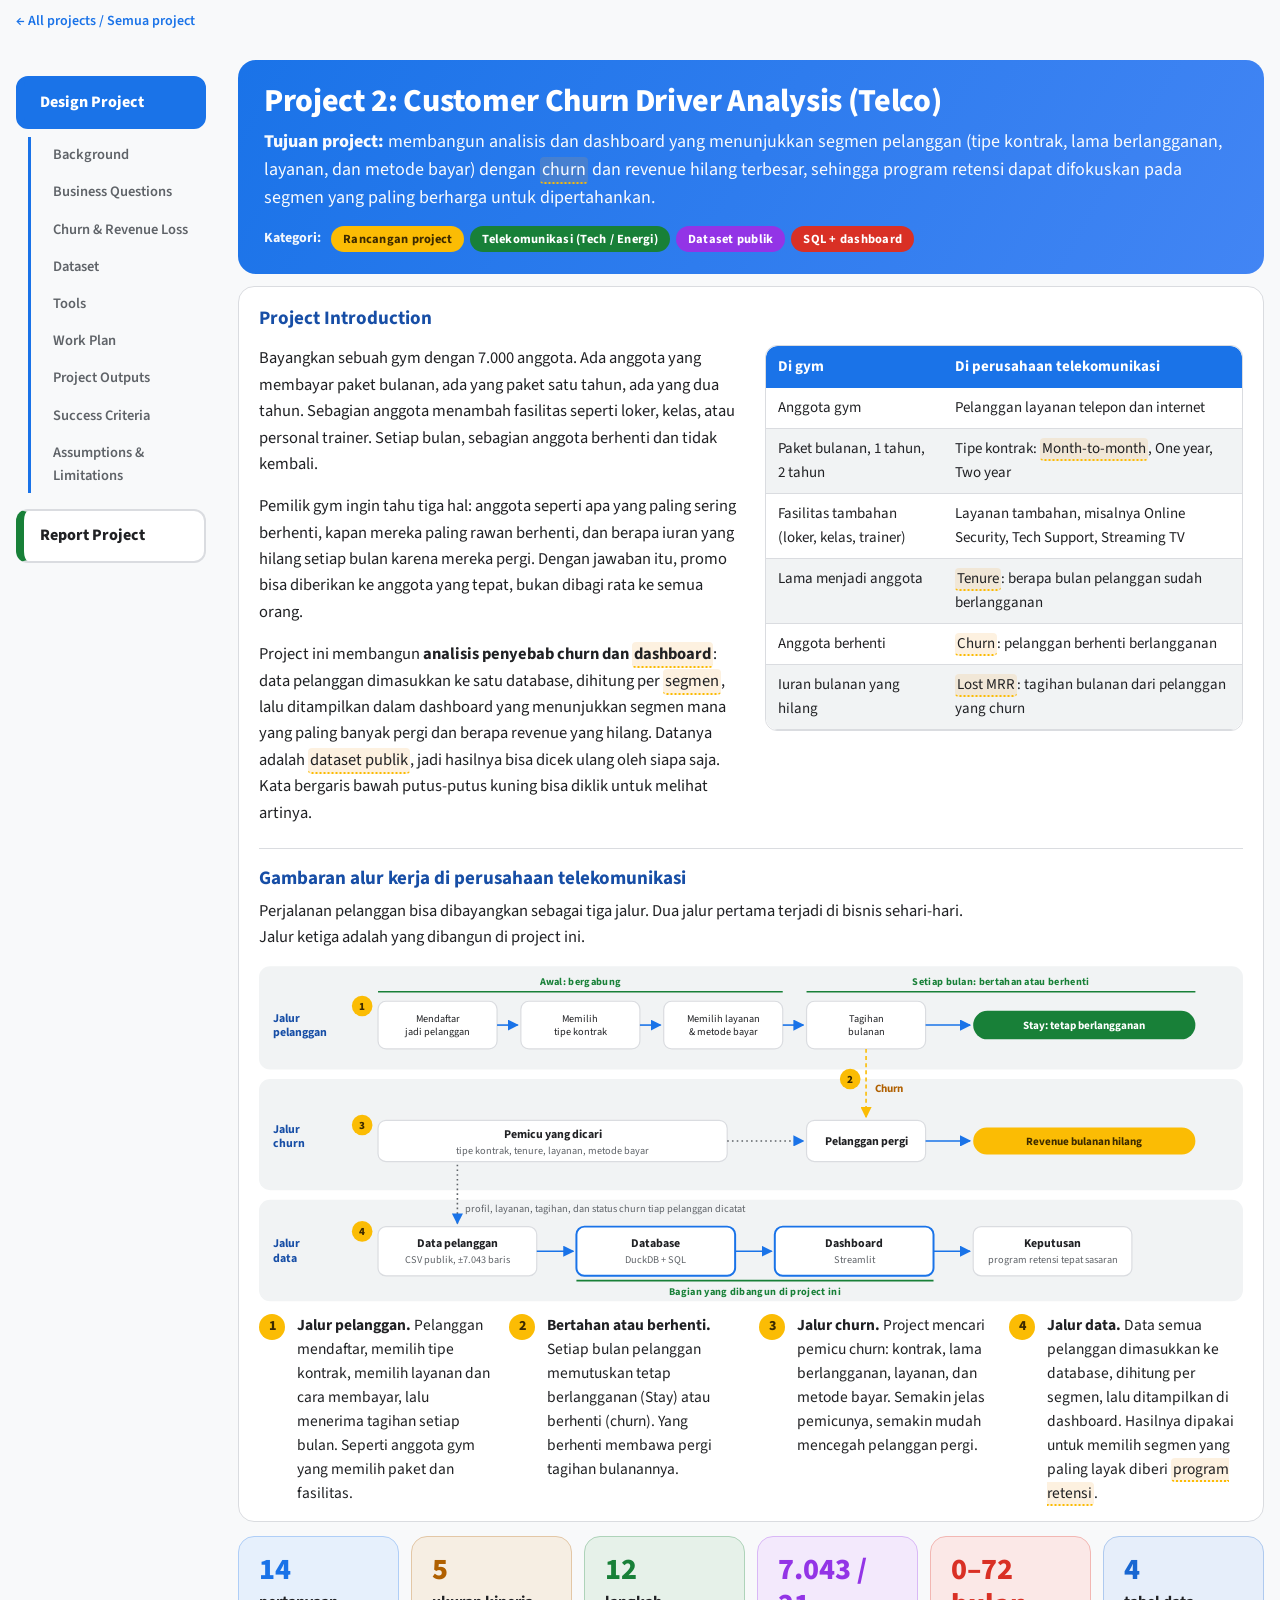
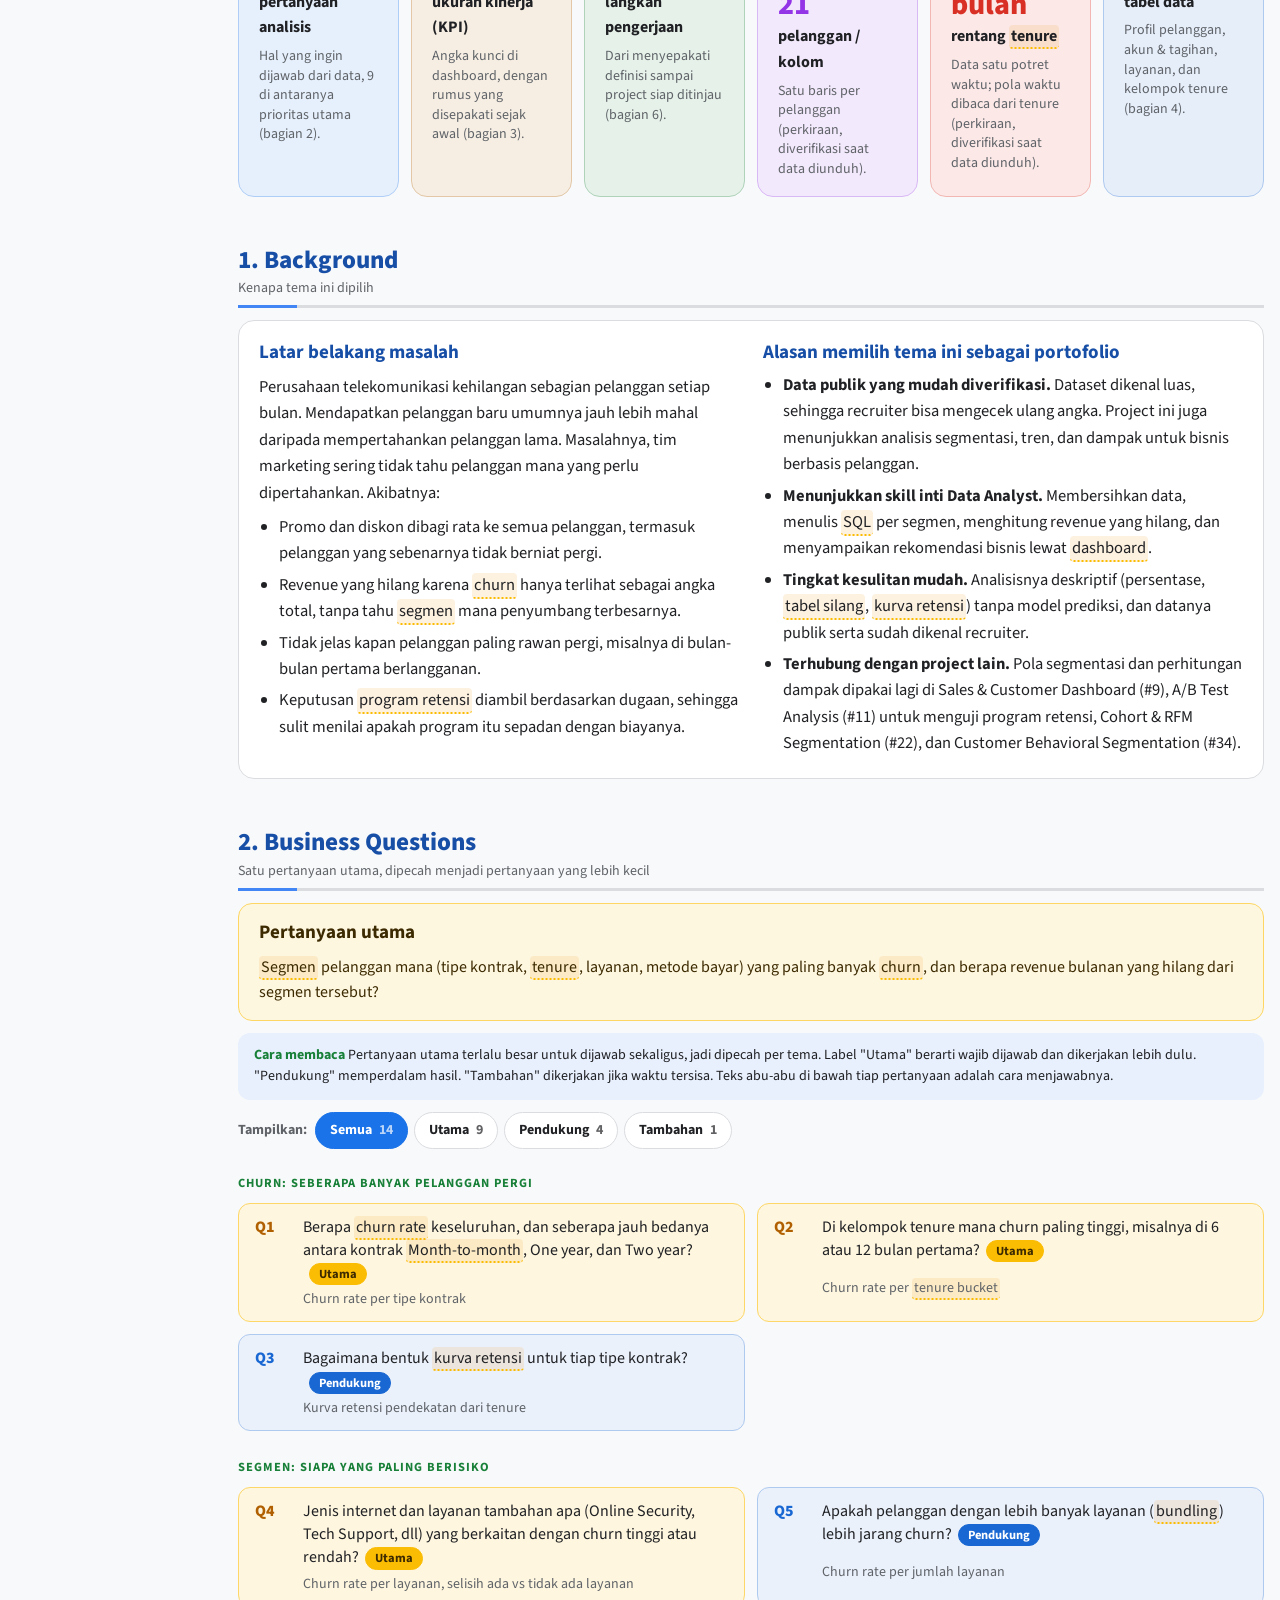
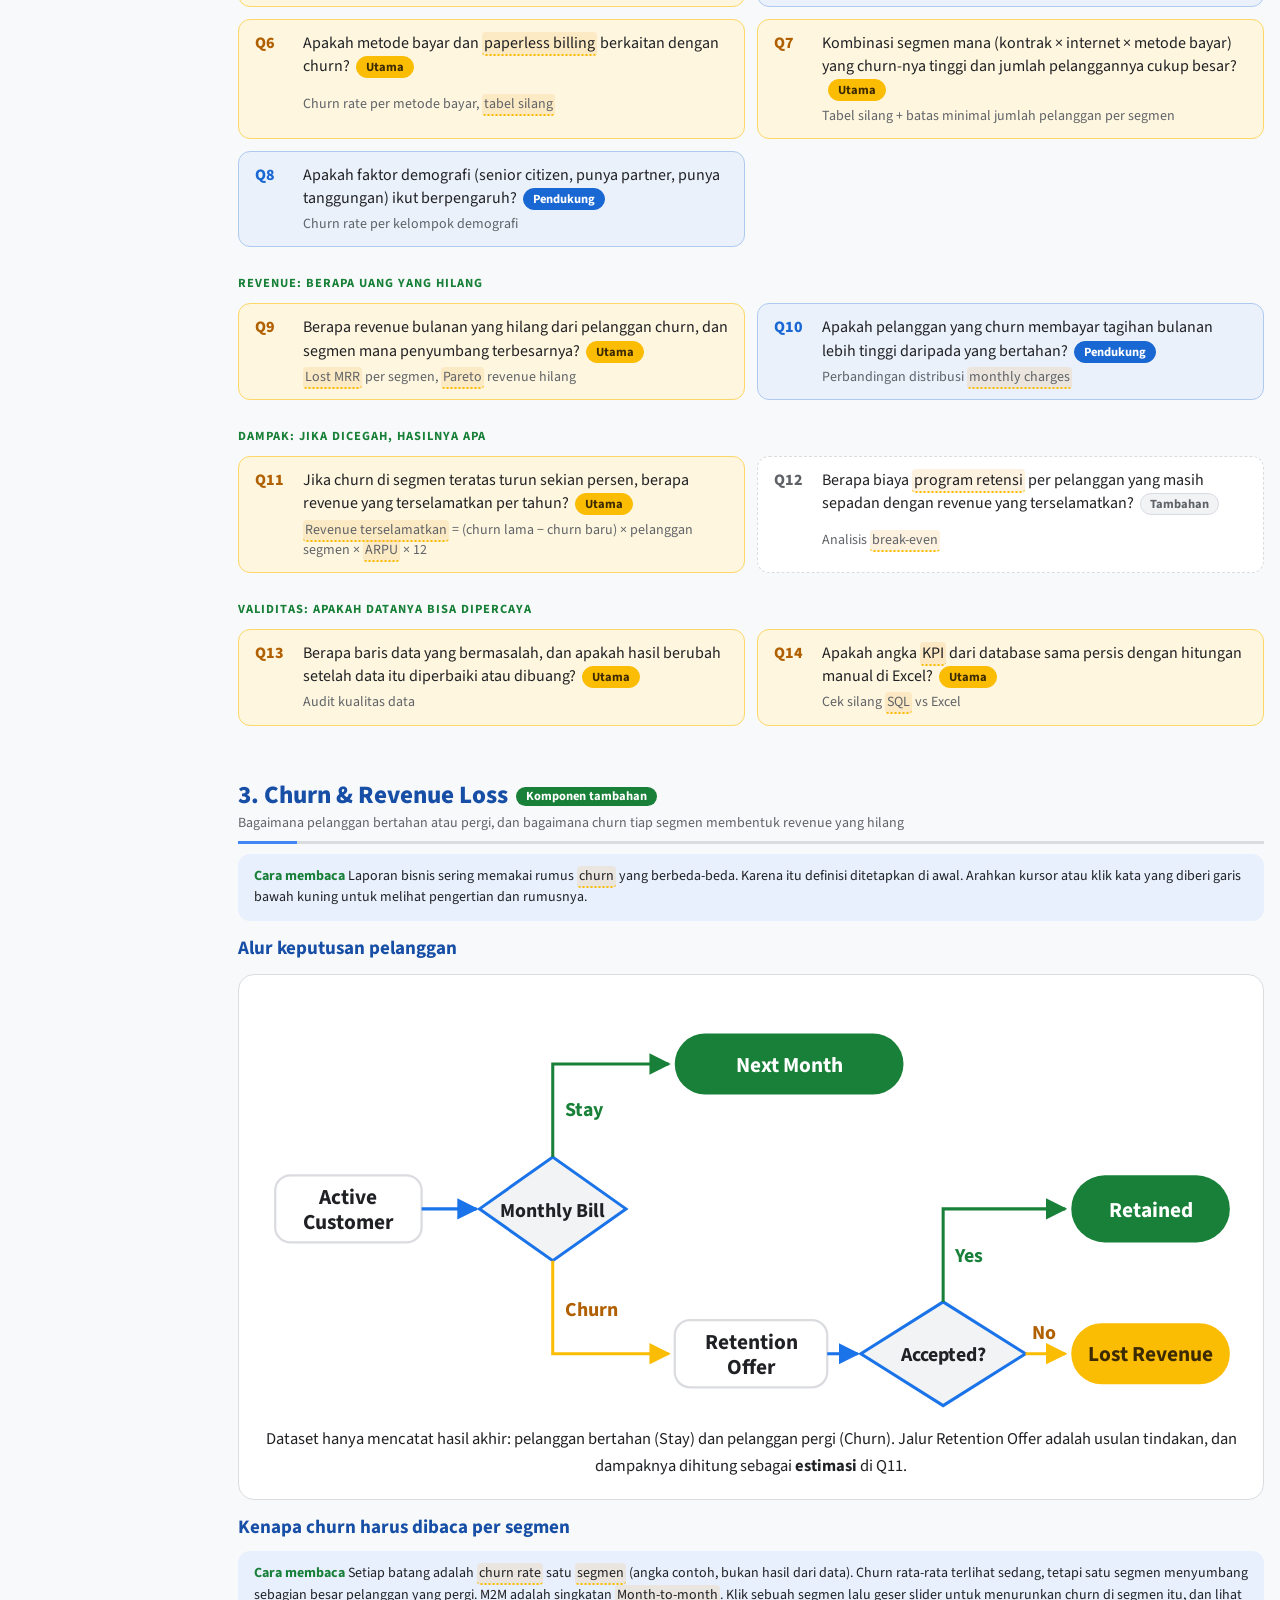
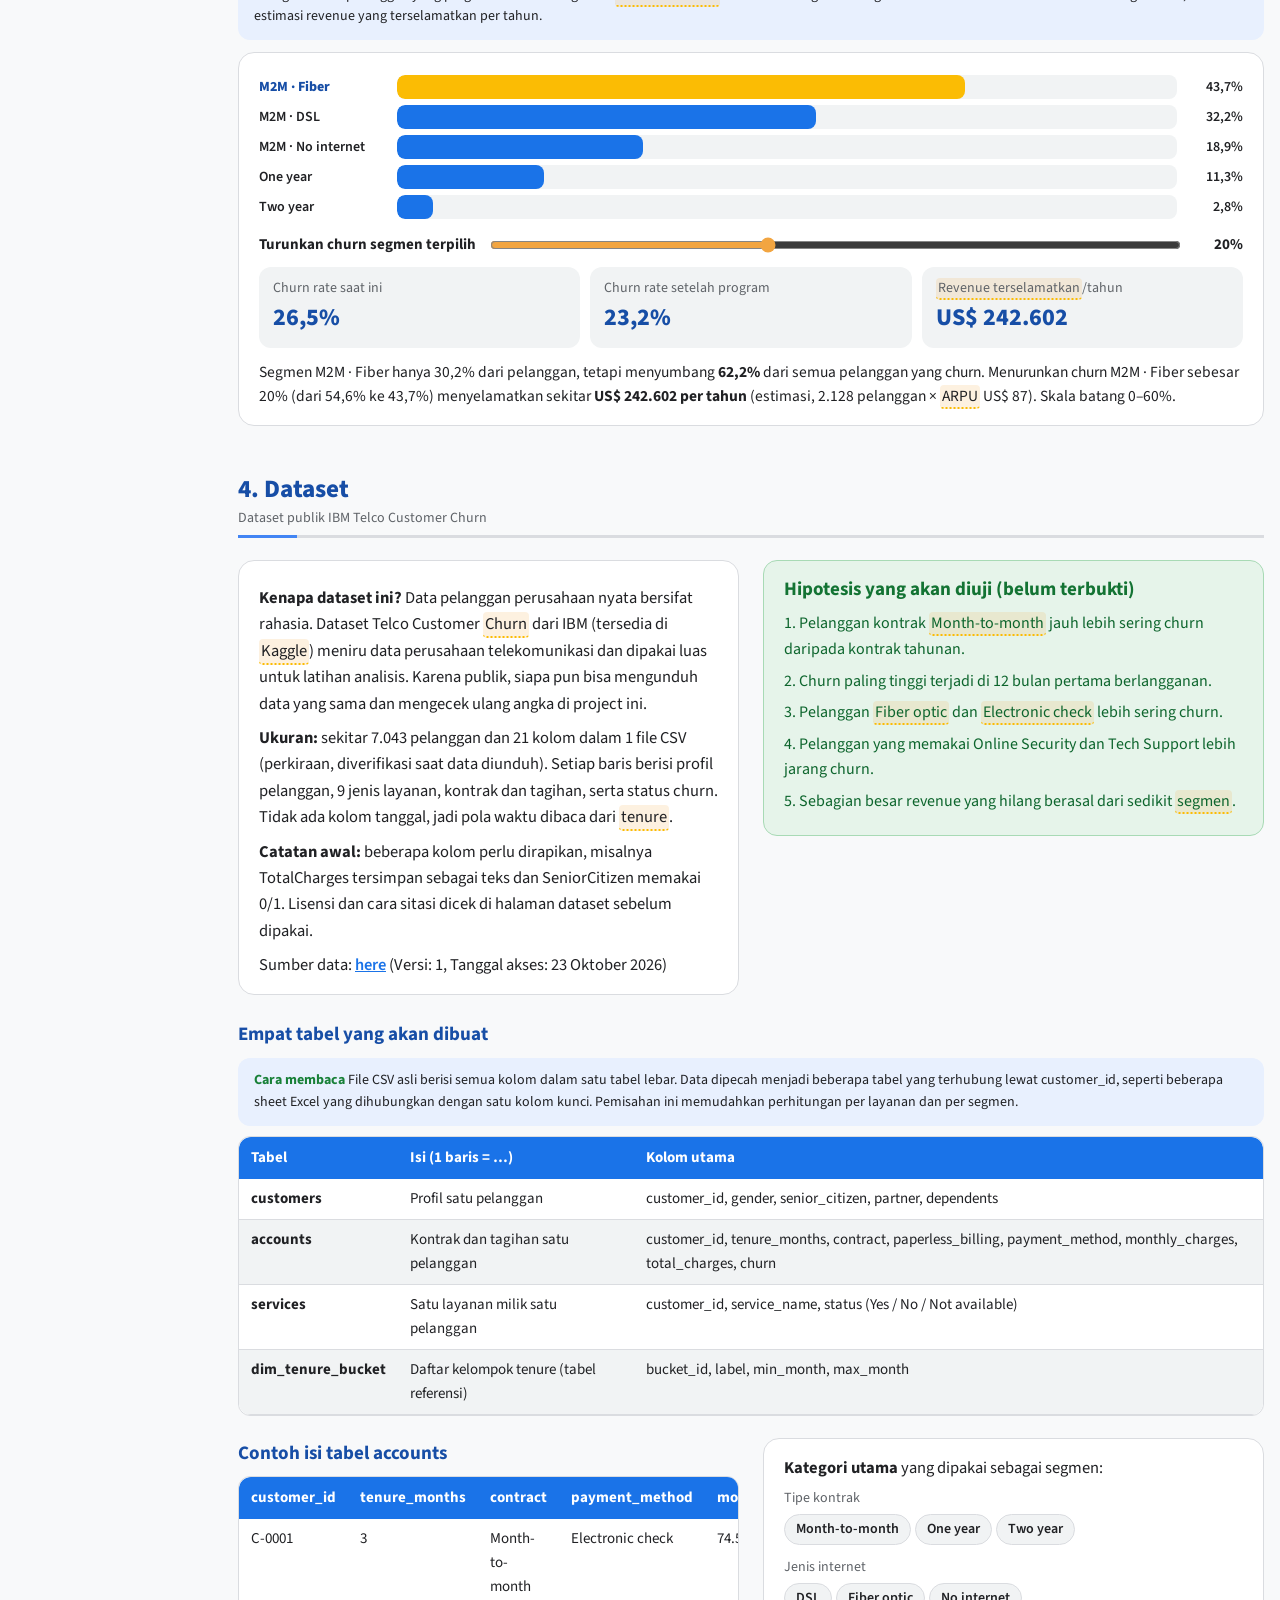
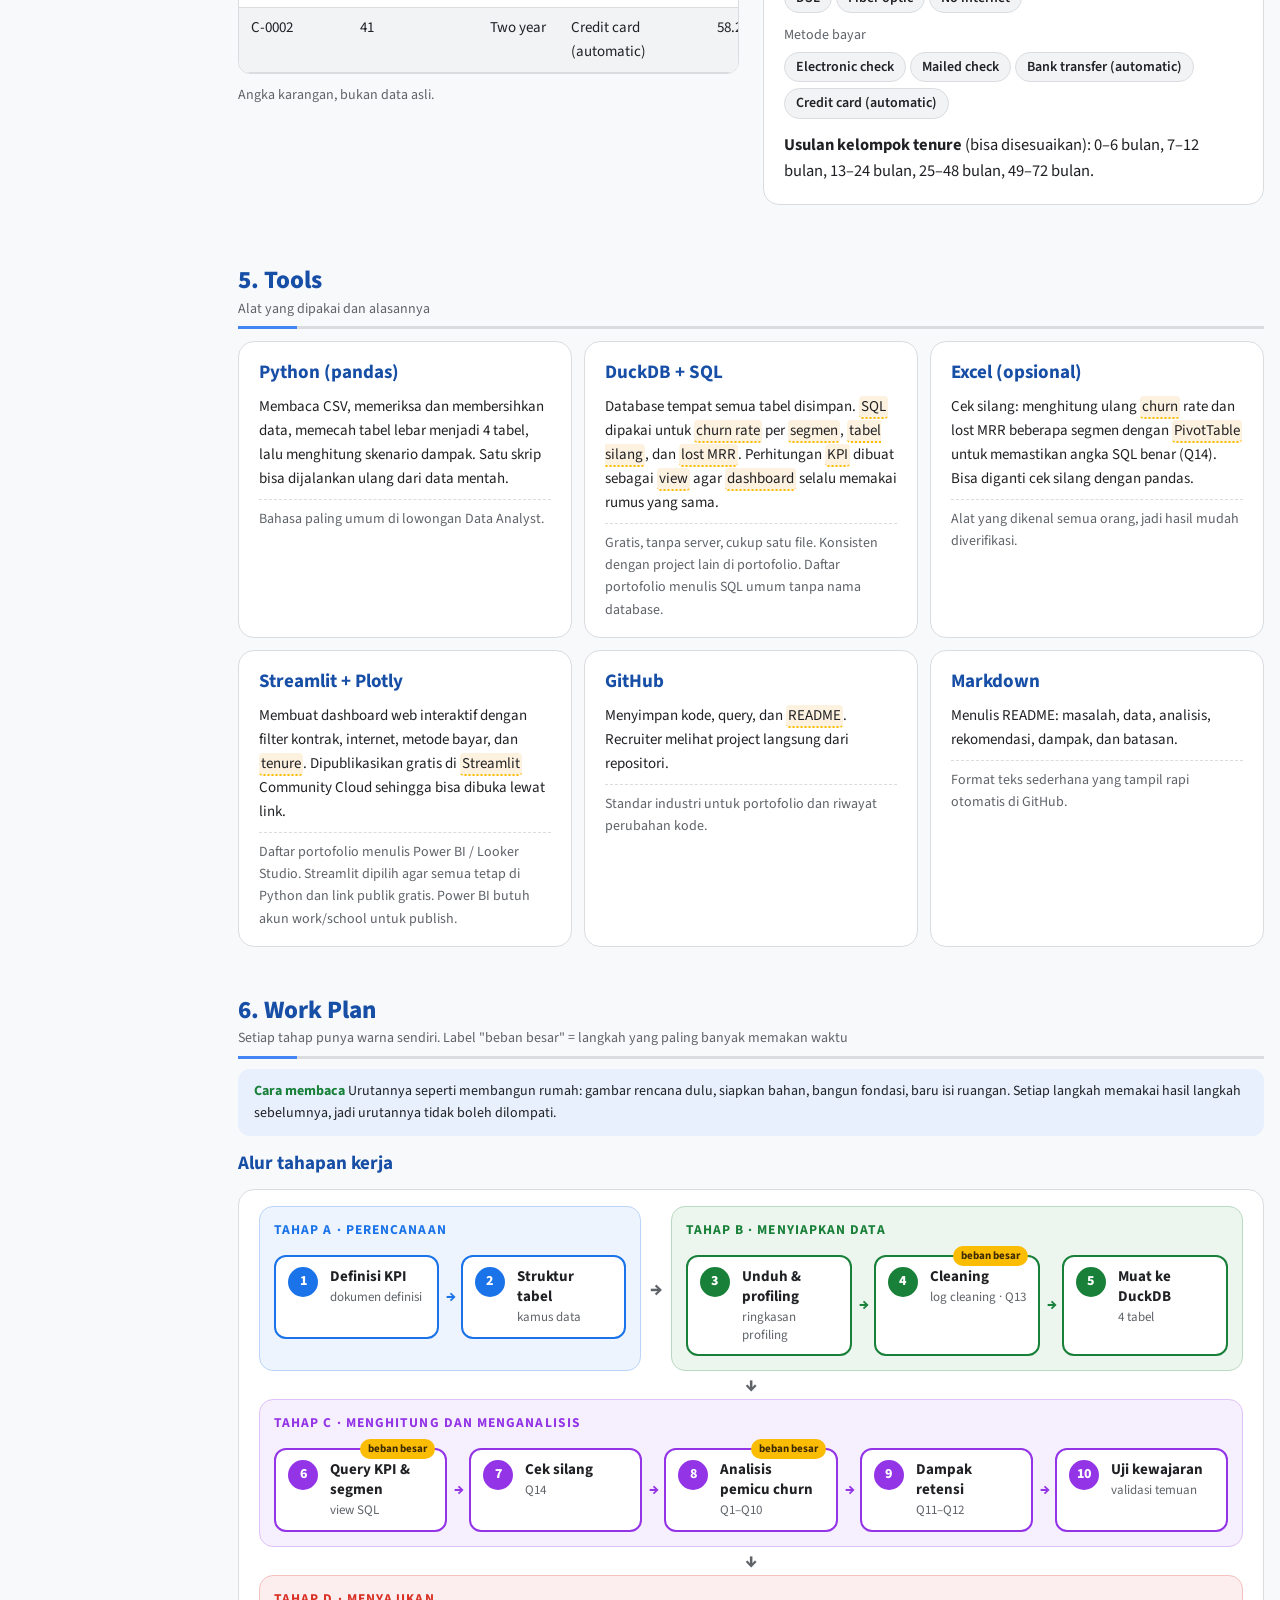
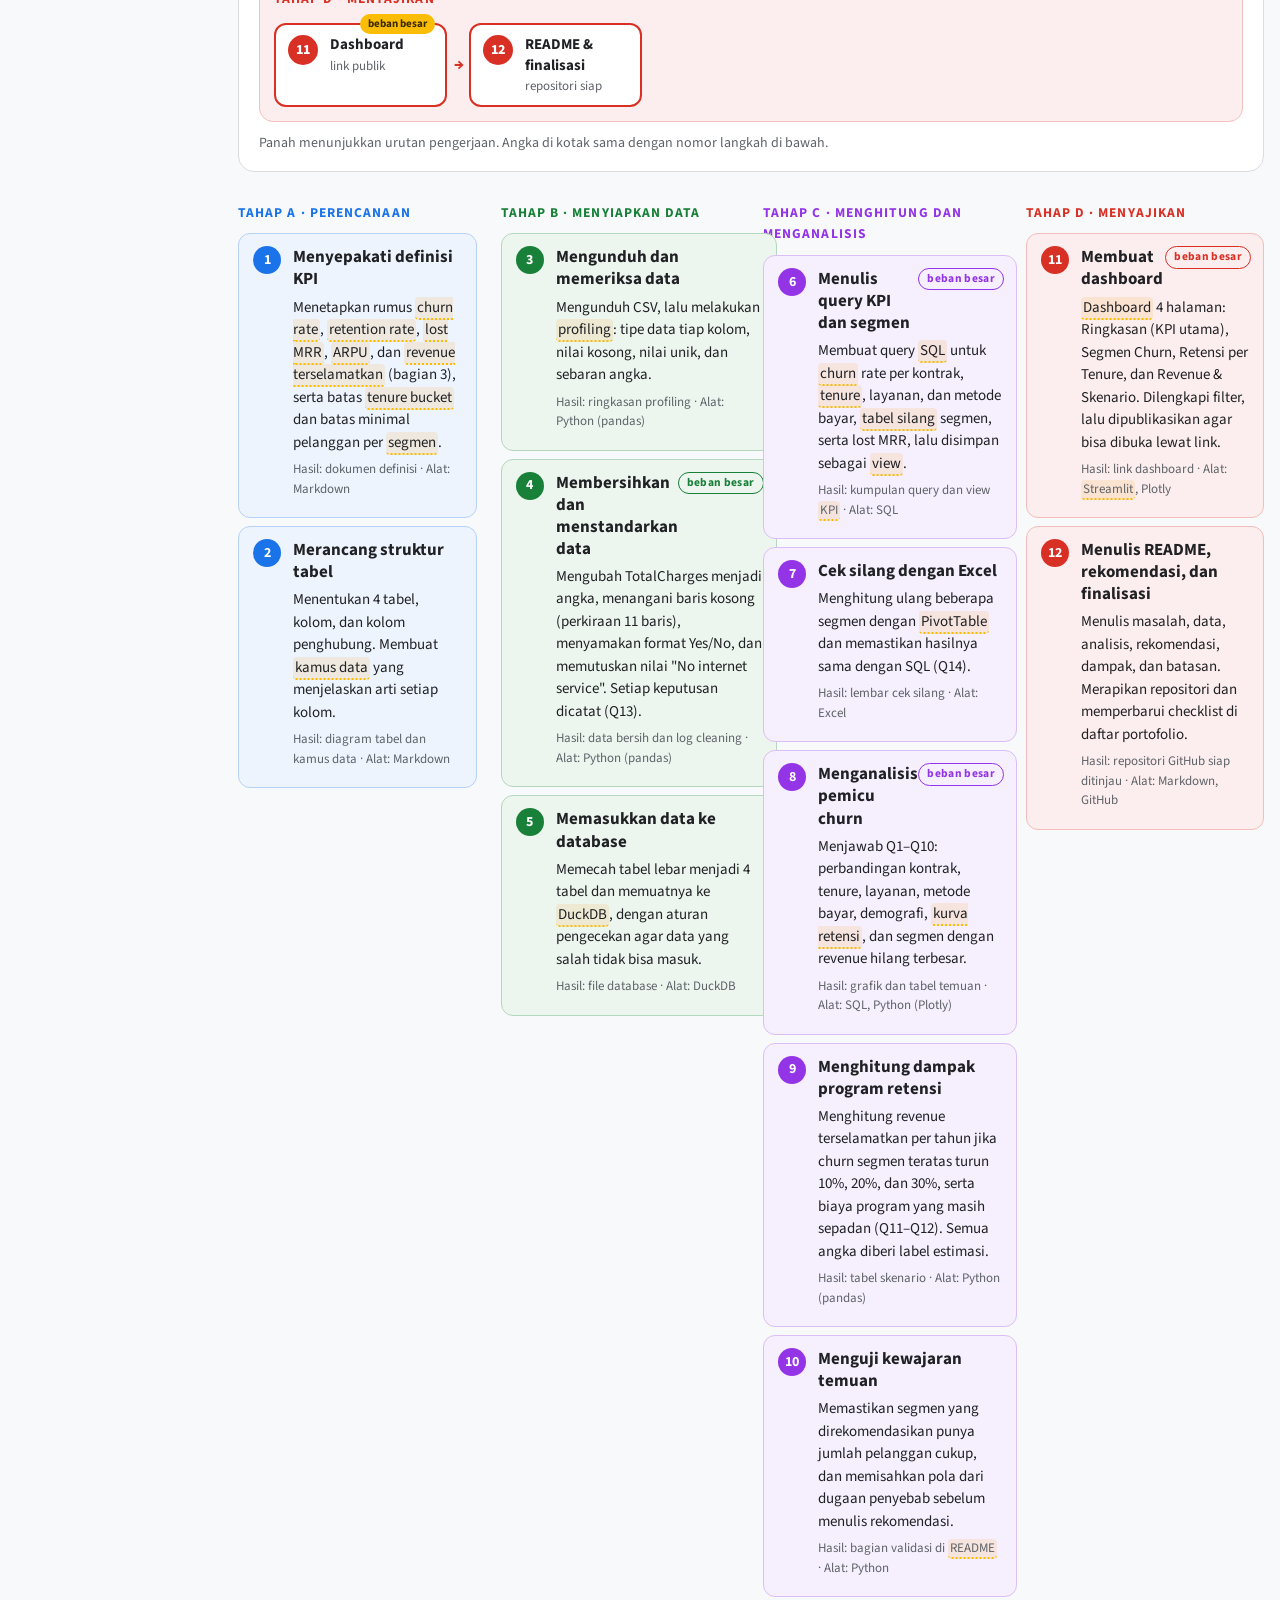
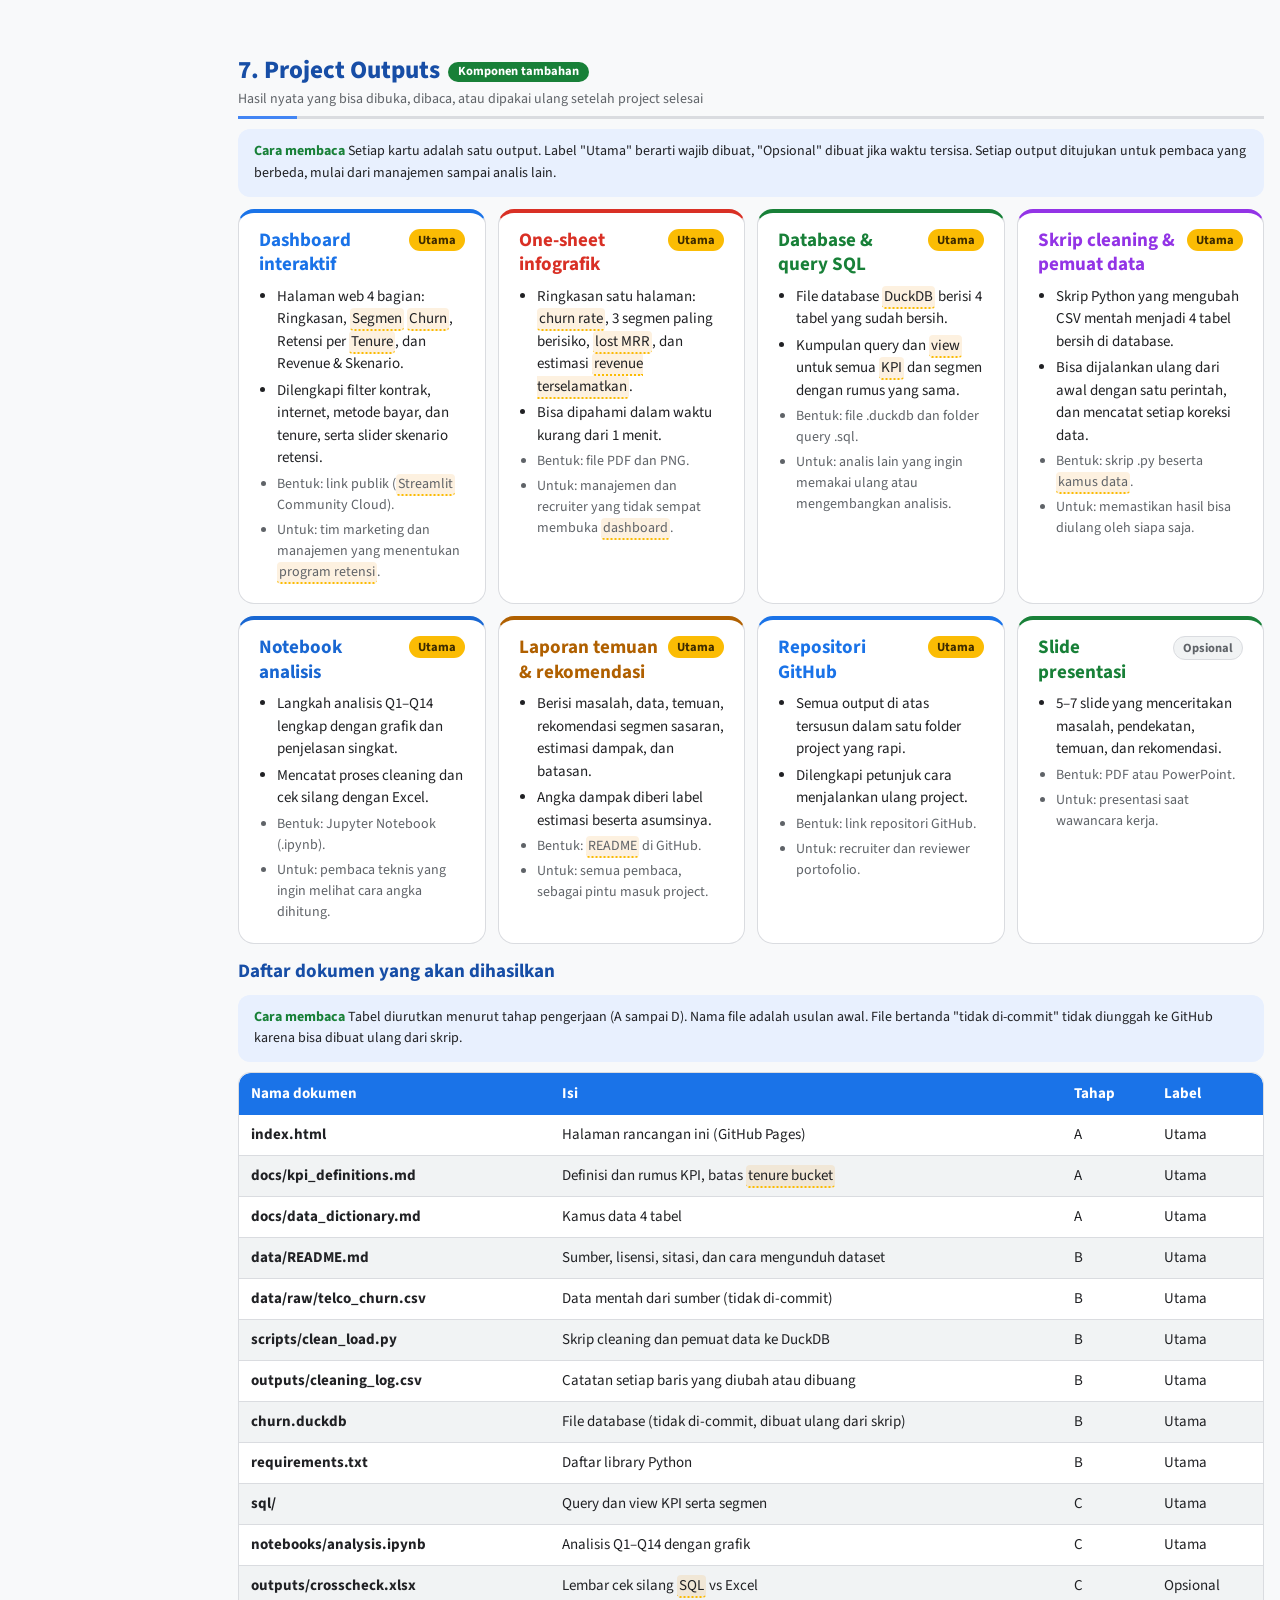
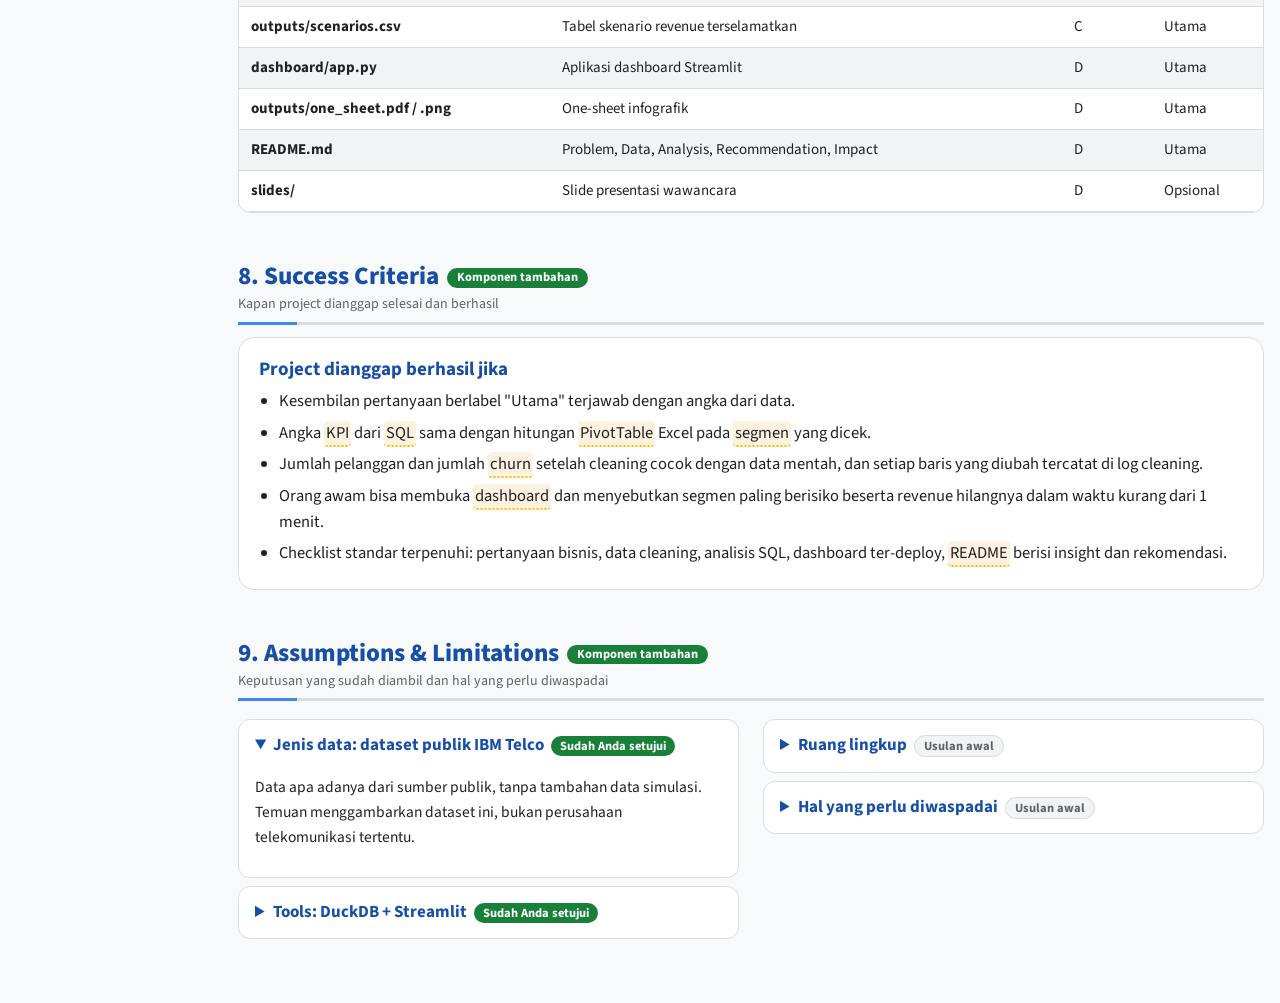
<file: design-and-report/src/design_base.html>
<!doctype html>
<html lang="id">
<head>
<meta charset="utf-8">
<meta name="viewport" content="width=device-width,initial-scale=1,viewport-fit=cover">
<title>Project 2: Customer Churn Telco</title>
<meta name="claude:viewport-fit-sides" content="cover">
<meta name="description" content="Rancangan project portofolio Data Analyst: analisis pemicu churn pelanggan telekomunikasi dan revenue yang hilang, dengan SQL dan dashboard.">
<link rel="preconnect" href="https://fonts.googleapis.com"><link rel="preconnect" href="https://fonts.gstatic.com" crossorigin>
<link rel="stylesheet" href="https://fonts.googleapis.com/css2?family=Source+Sans+3:wght@400;600;700;800&display=swap">
<style>
/* Layout: tema terang ala Google (single theme, sengaja): latar putih keabuan, kartu putih;
   biru = struktur, kuning = penanda utama, hijau = info pendukung, merah = aksen.
   Skala huruf: H1 32 · H2 25 · H3 19 · body 16.5 · keterangan 14 · label 12.5 */
:root{color-scheme:light;
--bg:#F8F9FA;--card:#FFFFFF;--sub:#F1F3F4;--line:#DADCE0;
--ink:#202124;--head:#174EA6;--mut:#5F6368;
--navy:#1A73E8;--navy-ink:#FFFFFF;--teal:#188038;--amber:#FBBC04;--amber-ink:#3C2A00;--bar:#1A73E8;--soft:#E8F0FE;
--gb:#4285F4;--gr:#EA4335;--gy:#FBBC04;--gg:#34A853;
--navyH:#1A73E8;--amberH:#B06000;--tealH:#188038;--plumH:#9334E6;--roseH:#D93025;--skyH:#1967D2;--onph:#fff;
--f:"Source Sans 3",Calibri,Carlito,"Segoe UI",Arial,sans-serif;
--h1:clamp(26px,2.6vw,32px);--h2:clamp(21px,2vw,25px);--h3:19px;--body:16.5px;--small:14px;--label:12.5px}
[hidden]{display:none!important}
*{box-sizing:border-box}html{scroll-padding-top:64px;scroll-behavior:smooth}
body{margin:0;background:var(--bg);color:var(--ink);font:400 var(--body)/1.6 var(--f)}
body::before{content:"";position:fixed;inset:0 0 auto;height:env(safe-area-inset-top,0px);background:var(--bg);z-index:10}
main{max-width:880px;margin:0 auto;padding-block:16px 56px;padding-left:max(16px,env(safe-area-inset-left,0px));padding-right:max(16px,env(safe-area-inset-right,0px))}
b,strong{font-weight:700}
nav{position:sticky;top:env(safe-area-inset-top,0px);z-index:9;background:var(--bg);padding:8px 0;display:flex;gap:6px;overflow-x:auto}
nav a{flex:none;background:var(--card);border:1px solid var(--line);color:var(--ink);text-decoration:none;border-radius:999px;padding:6px 14px;font-size:var(--small);font-weight:600}
nav a:hover,nav a:focus-visible{background:var(--amber);border-color:var(--amber);color:var(--amber-ink);outline:none}
.banner{background:var(--navy);color:var(--navy-ink);border-radius:18px;padding:22px 26px}
.banner h1{margin:0 0 8px;font-size:var(--h1);font-weight:800;line-height:1.2;text-wrap:balance;letter-spacing:-.01em}.banner p{margin:0;font-size:18px;line-height:1.55;opacity:.97}.banner .goal b{font-weight:800}
.tags{display:flex;gap:6px;flex-wrap:wrap;margin-top:14px}
.tags{align-items:center}.tlab{font-size:var(--small);font-weight:700;margin-right:4px;opacity:.95}
.tag{border-radius:999px;padding:3px 12px;font-size:var(--label);font-weight:700;background:rgba(255,255,255,.2);letter-spacing:.02em}.tag.a{background:var(--amber);color:var(--amber-ink)}
.card{border-radius:16px;padding:16px 20px;background:var(--card);border:1px solid var(--line);margin:12px 0}
.card p{margin:8px 0}
h2{font-size:var(--h2);font-weight:800;color:var(--head);margin:48px 0 10px;padding-bottom:8px;border-bottom:2px solid var(--line);line-height:1.25;text-wrap:balance}
h2 small{display:block;font-size:var(--small);font-weight:400;color:var(--mut);margin-top:4px}
h3{font-size:var(--h3);font-weight:700;color:var(--head);margin:16px 0 6px;line-height:1.3}
.card h3:first-child,.card>div>h3:first-child{margin-top:4px}
.add{display:inline-block;vertical-align:middle;margin-left:8px;border-radius:999px;padding:2px 10px;font-size:var(--label);font-weight:700;background:var(--teal);color:#fff}
.how{background:var(--soft);border-radius:12px;padding:12px 16px;margin:10px 0;font-size:var(--small);line-height:1.55;color:var(--ink)}.how::before{content:"Cara membaca ";font-weight:700;color:var(--teal)}
.callout{border-radius:14px;padding:14px 20px;margin:12px 0;font-size:16px}.callout h4{margin:0 0 6px;font-size:var(--h3);font-weight:700}.callout p{margin:6px 0}
.callout.a{background:var(--amber);color:var(--amber-ink)}.callout.g{background:var(--teal);color:#fff}
.kpis{display:grid;grid-template-columns:repeat(3,1fr);gap:12px;margin:14px 0}.kpis .card{margin:0}
.kpi .v{font-size:30px;font-weight:800;display:block;line-height:1.15;color:var(--head);font-variant-numeric:tabular-nums}.kpi .l{display:block;font-weight:700;font-size:16px;margin-top:2px}.kpi .d{display:block;font-size:var(--small);line-height:1.4;margin-top:6px;color:var(--mut)}
.kpi.t{background:var(--teal);border-color:var(--teal);color:#fff}.kpi.am{background:var(--amber);border-color:var(--amber);color:var(--amber-ink)}
.kpi.t .v,.kpi.t .d,.kpi.am .v,.kpi.am .d{color:inherit}
table{border-collapse:collapse;width:100%;font-size:15px;background:var(--card);border-radius:12px;overflow:hidden}
th{background:var(--navy);color:var(--navy-ink);padding:9px 12px;text-align:left;vertical-align:top;font-weight:700}
td{padding:8px 12px;border-bottom:1px solid var(--line);vertical-align:top}
tr:nth-child(odd) td{background:var(--sub)}
.scroll{overflow-x:auto;border:1px solid var(--line);border-radius:12px;margin:10px 0}
.q{background:var(--card);border:1px solid var(--line);border-radius:12px;padding:12px 16px;margin:6px 0;display:grid;grid-template-columns:40px 1fr;gap:4px 8px;font-size:16px;line-height:1.45}
.q .id{font-weight:800;color:var(--head)}.q .m{grid-column:2;font-size:var(--small);color:var(--mut)}
.pri{display:inline-block;border-radius:999px;padding:1px 9px;font-size:var(--label);font-weight:700;margin-left:6px;background:var(--sub);border:1px solid var(--line);color:var(--mut)}.pri.M{background:var(--amber);border-color:var(--amber);color:var(--amber-ink)}.pri.S{background:var(--navy);border-color:var(--navy);color:#fff}
.theme{font-size:var(--label);font-weight:700;color:var(--teal);margin:20px 0 4px;text-transform:uppercase;letter-spacing:.08em}
.flow{display:flex;flex-wrap:wrap;align-items:center;gap:6px;margin:8px 0}
.flow span{border-radius:999px;padding:5px 12px;font-size:var(--small);font-weight:700;background:var(--sub);border:1px solid var(--line)}
.flow span.ng{background:var(--amber);border-color:var(--amber);color:var(--amber-ink)}.flow span.ok{background:var(--teal);border-color:var(--teal);color:#fff}.flow i{font-style:normal;color:var(--mut);font-size:var(--small)}
.row{display:flex;align-items:center;gap:8px;margin:6px 0;width:100%;font:inherit;font-size:var(--small);color:var(--ink);background:none;border:0;padding:0;cursor:pointer;text-align:left}
.row .n{width:96px;flex:none;font-weight:600}.row .tr{flex:1;background:var(--sub);border-radius:8px;height:24px;position:relative;overflow:hidden}
.row .b{position:absolute;left:0;top:0;bottom:0;border-radius:8px;background:var(--bar);transition:width .25s}
.row.sel .b{background:var(--amber)}.row.sel .n{color:var(--head);font-weight:800}
.row .c{width:58px;text-align:right;flex:none;font-variant-numeric:tabular-nums;font-weight:600}
.row:focus-visible{outline:3px solid var(--amber);outline-offset:2px;border-radius:8px}
.ctl{display:flex;align-items:center;gap:12px;margin:14px 0 10px;font-weight:700;font-size:15px}.ctl input{flex:1;accent-color:#F2A541}.ctl output{min-width:48px;text-align:right}
.res{display:grid;grid-template-columns:repeat(3,1fr);gap:10px;margin-top:10px}.res div{background:var(--sub);border-radius:12px;padding:10px 14px;font-size:var(--small);color:var(--mut)}.res b{display:block;font-size:24px;font-weight:800;color:var(--head);font-variant-numeric:tabular-nums}
.steps{counter-reset:s;display:grid;gap:8px;margin:10px 0;padding:0;list-style:none}
.steps li{background:var(--card);border:1px solid var(--line);border-radius:12px;padding:12px 14px 12px 54px;position:relative}
.steps li::before{counter-increment:s;content:counter(s);position:absolute;left:14px;top:12px;width:28px;height:28px;border-radius:50%;background:var(--navy);color:#fff;font-weight:700;display:grid;place-items:center;font-size:14px}
.steps li.L::before{background:var(--amber);color:var(--amber-ink)}
.steps b.t{display:block;font-size:17px;color:var(--head);line-height:1.3}.steps p{margin:6px 0;font-size:15px;line-height:1.5}.steps .meta{font-size:13px;color:var(--mut)}
.phase{font-size:var(--label);font-weight:700;color:var(--teal);margin:18px 0 0;text-transform:uppercase;letter-spacing:.08em}
.tools{display:grid;grid-template-columns:repeat(2,1fr);gap:12px;margin:12px 0}.tools .card{margin:0}
.tools b{display:block;font-size:var(--h3);color:var(--head)}.tools .r{font-size:15px;margin:6px 0 0}.tools .alt{font-size:var(--small);color:var(--mut);margin:8px 0 0;padding-top:8px;border-top:1px dashed var(--line)}
details{background:var(--card);border:1px solid var(--line);border-radius:12px;padding:12px 16px;margin:8px 0}summary{cursor:pointer;font-weight:700;font-size:17px;color:var(--head)}details p{font-size:15.5px}
.pill{border-radius:999px;padding:1px 9px;font-size:var(--label);font-weight:700;background:var(--teal);color:#fff;margin-left:4px}.pill.d{background:var(--sub);border:1px solid var(--line);color:var(--mut)}
.chip{display:inline-block;border-radius:999px;padding:3px 11px;margin:3px 4px 3px 0;font-size:var(--small);font-weight:600;background:var(--sub);border:1px solid var(--line)}
.tm{border-bottom:2px dotted var(--amber);background:rgba(242,165,65,.16);border-radius:4px;padding:0 2px;cursor:help}
#tip{position:fixed;display:none;max-width:320px;white-space:pre-line;background:#202124;color:#fff;padding:10px 12px;border-radius:12px;font-size:var(--small);line-height:1.4;z-index:20;box-shadow:0 6px 20px rgba(0,0,0,.25)}
ul.tight{margin:6px 0;padding-left:20px}ul.tight li{margin:5px 0}
.intro>.layout{grid-column:1/-1}
.layout{margin-top:14px;padding-top:14px;border-top:1px solid var(--line)}.layout .lead{margin:4px 0 10px;max-width:90ch}
.figw{overflow-x:auto;margin:8px 0}.figw svg{display:block;width:100%;min-width:860px;height:auto;font-family:var(--f)}
.figw .lane{fill:var(--sub)}.figw .box{fill:var(--card);stroke:var(--line);stroke-width:1.5}.figw .box.hi{stroke:var(--bar);stroke-width:2.5}
.figw text{fill:var(--ink)}.figw .ln{font-size:15px;font-weight:700;fill:var(--head)}.figw .gl{font-size:13px;font-weight:700;fill:var(--teal);letter-spacing:.03em}
.figw .bt{font-size:13px}.figw .b{font-size:15px;font-weight:700}.figw .st{font-size:13px;fill:var(--mut)}
.figw .grp{stroke:var(--teal);stroke-width:2}.figw .ar{stroke:var(--bar);stroke-width:2}.figw .ah{fill:var(--bar)}
.figw .ng,.figw .ngs{stroke:var(--amber);stroke-width:2;stroke-dasharray:5 4}.figw .aha{fill:var(--amber)}.figw .nl{font-size:14px;font-weight:700;fill:var(--amberH)}
.figw .dt{stroke:var(--mut);stroke-width:2;stroke-dasharray:2 4}
.figw .okb{fill:var(--teal)}.figw .scb{fill:var(--amber)}.figw .wt{fill:#fff;font-size:14px;font-weight:700}.figw .at{fill:var(--amber-ink);font-size:14px;font-weight:700}
.figw .mk{fill:var(--amber)}.figw .mt{fill:var(--amber-ink);font-size:14px;font-weight:800}
.legend{counter-reset:l;list-style:none;padding:0;margin:10px 0 0;display:grid;gap:10px}
.legend li{counter-increment:l;position:relative;padding-left:38px;font-size:15.5px;line-height:1.55}
.legend li::before{content:counter(l);position:absolute;left:0;top:1px;width:26px;height:26px;border-radius:50%;background:var(--amber);color:var(--amber-ink);font-weight:800;font-size:14px;display:grid;place-items:center}
@media (min-width:1000px){.legend{grid-template-columns:repeat(4,1fr);gap:16px}}
.kpi{--h:var(--navyH);background:color-mix(in srgb,var(--h) 11%,var(--card));border-color:color-mix(in srgb,var(--h) 35%,var(--card))}
.kpi .v{color:var(--h)}.kpi .l{color:var(--ink)}.kpi .d{color:var(--mut)}
.q[data-p="M"]{background:color-mix(in srgb,var(--amber) 13%,var(--card));border-color:color-mix(in srgb,var(--amber) 60%,var(--card))}
.q[data-p="S"]{background:color-mix(in srgb,var(--skyH) 9%,var(--card));border-color:color-mix(in srgb,var(--skyH) 35%,var(--card))}
.q[data-p="N"]{border-style:dashed}
.q[data-p="M"] .id{color:var(--amberH)}.q[data-p="S"] .id{color:var(--skyH)}.q[data-p="N"] .id{color:var(--mut)}
.pri.S{background:var(--skyH);border-color:var(--skyH);color:var(--onph)}
.fbar{display:flex;flex-wrap:wrap;align-items:center;gap:6px;margin:12px 0 4px}.fbar span{font-size:var(--small);font-weight:700;color:var(--mut);margin-right:2px}
.fb{font:inherit;font-size:var(--small);font-weight:700;cursor:pointer;border-radius:999px;padding:6px 14px;border:1px solid var(--line);background:var(--card);color:var(--ink)}
.fb i{font-style:normal;opacity:.7;margin-left:4px}.fb:hover{border-color:var(--bar)}.fb:focus-visible{outline:3px solid var(--amber);outline-offset:2px}
.fb.on{background:var(--navy);border-color:var(--navy);color:#fff}.fb.on[data-f="M"]{background:var(--amber);border-color:var(--amber);color:var(--amber-ink)}.fb.on[data-f="S"]{background:var(--skyH);border-color:var(--skyH);color:var(--onph)}
.defs p{margin:0 0 12px}.defs p:last-child{margin:0}
.fx{display:inline-block;margin:2px 0;padding:1px 9px;border-radius:8px;background:color-mix(in srgb,var(--tealH) 12%,var(--card));border:1px solid color-mix(in srgb,var(--tealH) 40%,var(--card));color:var(--tealH);font-weight:700;font-size:15px;white-space:normal}
.figw.fl svg{min-width:520px;max-width:1000px;margin:0 auto}.flowfull .card{padding:20px 24px}.flowfull .card>p{text-align:center;margin:12px 0 0}.figw .dia{fill:var(--sub);stroke:var(--bar);stroke-width:2}.figw .b2{font-size:14px;font-weight:700}
.figw .arT{fill:none;stroke:var(--teal);stroke-width:2}.figw .aht{fill:var(--teal)}.figw .arA{fill:none;stroke:var(--amber);stroke-width:2}.figw .aha2{fill:var(--amber)}
.figw .lt{font-size:13px;font-weight:700;fill:var(--tealH)}.figw .la{font-size:13px;font-weight:700;fill:var(--amberH)}
.ph .phase{color:var(--ph);font-size:13.5px}
.ph .steps li{background:color-mix(in srgb,var(--ph) 8%,var(--card));border-color:color-mix(in srgb,var(--ph) 32%,var(--card))}
.ph .steps li::before,.ph .steps li.L::before{background:var(--ph);color:var(--onph)}
.ph .steps b.t{color:var(--ink)}
.steps li.L::after{content:"beban besar";position:absolute;right:12px;top:12px;font-size:11.5px;font-weight:700;letter-spacing:.03em;padding:1px 8px;border-radius:999px;border:1px solid var(--ph,var(--amber));color:var(--ph,var(--amber))}
.steps li.L b.t{padding-right:84px}
.banner{background:linear-gradient(120deg,#1A73E8,#4285F4)}
h2{border-bottom:3px solid transparent;border-image:linear-gradient(90deg,var(--gb) 0 60px,var(--line) 60px) 1}
nav a:nth-child(4n+1):hover{background:var(--gb);border-color:var(--gb);color:#fff}nav a:nth-child(4n+2):hover{background:var(--gr);border-color:var(--gr);color:#fff}nav a:nth-child(4n+4):hover{background:var(--gg);border-color:var(--gg);color:#fff}
.callout.g{background:#E6F4EA;color:#0D652D;border:1px solid #A8DAB5}.callout.g h4{color:#137333}
.callout.a{background:#FEF7E0;color:#3C2A00;border:1px solid #FDD663}
.outs{display:grid;gap:12px;margin:12px 0}.outs .card{margin:0}
.out{--h:var(--navyH);border-top:4px solid var(--h)}
.out .oh{display:flex;align-items:flex-start;justify-content:space-between;gap:8px}.out .oh b{font-size:var(--h3);color:var(--h);line-height:1.3}
.ob{flex:none;border-radius:999px;padding:1px 9px;font-size:var(--label);font-weight:700;background:var(--amber);color:var(--amber-ink)}.ob.opt{background:var(--sub);border:1px solid var(--line);color:var(--mut)}
.out ul{margin:8px 0 0;padding-left:18px;font-size:15px;line-height:1.5}.out li{margin:4px 0}
.out li:nth-last-child(-n+2){color:var(--mut);font-size:14px}
@media (min-width:700px){.outs{grid-template-columns:repeat(2,1fr)}}
@media (min-width:1280px){.outs{grid-template-columns:repeat(4,1fr)}}
/* layar lebar: nav jadi sidebar, konten dibagi kolom */
.two{display:grid;gap:0 24px;align-items:start}.two>*{min-width:0}
.qgrid{display:grid;gap:0 12px}.qgrid>*{min-width:0}
@media (min-width:1000px){
main{max-width:1480px}
.two,.qgrid{grid-template-columns:1fr 1fr}.qgrid .theme{grid-column:1/-1}
.kpis{grid-template-columns:repeat(6,1fr)}.tools{grid-template-columns:repeat(3,1fr)}
.intro{display:grid;grid-template-columns:1fr 1fr;column-gap:28px;align-items:start}.intro h3{grid-column:1/-1}.intro>p{grid-column:1}.intro>.scroll{grid-column:2;grid-row:2/span 3;margin-top:8px}
.phases{display:grid;grid-template-columns:repeat(2,1fr);gap:0 24px}.phases>*{min-width:0}
}
@media (min-width:1280px){
main{display:grid;grid-template-columns:190px minmax(0,1fr);column-gap:32px}
main>*{grid-column:2}
main>nav{grid-column:1;grid-row:1/span 60;align-self:start;flex-direction:column;padding-top:16px}
main>nav a{border-radius:10px;font-size:15px;padding:8px 14px}
.phases{grid-template-columns:repeat(4,1fr)}
}
@media (max-width:620px){.kpis,.res{grid-template-columns:1fr 1fr}.tools{grid-template-columns:1fr}.row .n{width:78px}.banner{padding:18px}}
@media (prefers-reduced-motion:reduce){html{scroll-behavior:auto}.row .b{transition:none}}
/* tambahan */
.card a{color:var(--navy);font-weight:600}
.row .n{width:130px}
.tag.c1{background:#188038;color:#fff}.tag.c2{background:#9334E6;color:#fff}.tag.c3{background:#D93025;color:#fff}.tag.c4{background:#fff;color:#174EA6}
.wf{display:grid;gap:0}
.wrow{display:grid;gap:0}
.wl{--c:var(--navyH);background:color-mix(in srgb,var(--c) 8%,var(--card));border:1px solid color-mix(in srgb,var(--c) 30%,var(--card));border-radius:14px;padding:12px 14px 14px;min-width:0}
.wl h4{margin:0 0 6px;color:var(--c);font-size:13.5px;font-weight:700;text-transform:uppercase;letter-spacing:.08em}
.ws{display:grid;gap:24px;padding-top:8px}
.wb{position:relative;background:var(--card);border:2px solid var(--c);border-radius:12px;padding:10px 12px 10px 54px;font-size:15px;line-height:1.35;min-height:56px}
.wb .n{position:absolute;left:12px;top:10px;width:30px;height:30px;border-radius:50%;background:var(--c);color:var(--onph);display:grid;place-items:center;font-weight:800;font-size:14px}
.wb b{display:block;color:var(--ink)}.wb .s{display:block;font-size:13px;color:var(--mut);margin-top:2px}
.wb.L::before{content:"beban besar";position:absolute;top:-11px;right:10px;background:var(--amber);color:var(--amber-ink);font-size:11px;font-weight:700;padding:0 8px;border-radius:999px;line-height:20px}
.wb::after{content:"↓";position:absolute;left:50%;bottom:-23px;transform:translateX(-50%);color:var(--c);font-weight:800;font-size:16px}
.ws>.wb:last-child::after{content:none}
.wsep{text-align:center;color:var(--mut);font-weight:800;font-size:20px;line-height:28px}.wsep::before{content:"↓"}
@media (min-width:1200px){
.wrow{grid-template-columns:2fr 30px 3fr;align-items:stretch}
.wrow>.wsep{display:grid;place-items:center}.wrow>.wsep::before{content:"→"}
.ws{grid-template-columns:repeat(var(--k),minmax(0,1fr));gap:22px}
.wl[style*="--k:5"] .ws{grid-template-columns:repeat(5,minmax(0,1fr))}
.wb::after{content:"→";left:auto;right:-19px;bottom:auto;top:50%;transform:translateY(-50%)}
}
@media (max-width:620px){.row .n{width:112px;font-size:13px}}

.tab{flex:none;font:inherit;font-size:15px;font-weight:800;cursor:pointer;background:var(--card);border:2px solid var(--line);color:var(--ink);border-radius:999px;padding:6px 16px}
.tab[data-t=design]{--c:var(--navy)}.tab[data-t=report]{--c:var(--teal)}
.tab:hover{border-color:var(--c)}.tab.on{background:var(--c);border-color:var(--c);color:#fff}.tab:focus-visible{outline:3px solid var(--amber);outline-offset:2px}
.links{display:contents}.links[data-tab=design]{--ac:var(--navy)}.links[data-tab=report]{--ac:var(--teal)}
.links a{font-size:13.5px;font-weight:600;color:var(--mut);padding:5px 12px}
.pane code{font-size:.92em;background:var(--sub);border-radius:4px;padding:1px 5px;overflow-wrap:anywhere}
.pane pre{background:var(--sub);border:1px solid var(--line);border-radius:12px;padding:12px 16px;overflow-x:auto;font-size:14px;line-height:1.5}.pane pre code{background:none;padding:0;overflow-wrap:normal}
.pill.p{background:var(--amber);color:var(--amber-ink)}
.callout a{color:inherit;font-weight:700;text-decoration:underline}
@media (min-width:1280px){
main>nav{gap:8px}
.tab{border-radius:12px;font-size:16px;padding:12px 16px;text-align:left;border-left:8px solid var(--c)}
.links{display:flex;flex-direction:column;gap:2px;margin:0 0 8px 12px;padding-left:12px;border-left:3px solid var(--ac)}
main>nav .links a{background:none;border:0;border-radius:8px;font-size:14.5px;font-weight:600;color:var(--mut);padding:6px 10px}
main>nav .links a:hover,main>nav .links a:focus-visible{background:var(--soft);color:var(--head)}
}
</style>

</head>
<body>
<a href="https://bagusbernadi.github.io/" style="display:inline-block;margin:12px 16px;font:600 14px/1.4 'Source Sans 3',Arial,sans-serif;color:#1A73E8;text-decoration:none">← All projects / Semua project</a>
<main>
<nav aria-label="Project navigation"><button type="button" class="tab on" data-t="design" aria-expanded="true" aria-controls="design">Design Project</button><div class="links" data-tab="design"><a href="#s1">Background</a><a href="#s2">Business Questions</a><a href="#s3">Churn &amp; Revenue Loss</a><a href="#s4">Dataset</a><a href="#s5">Tools</a><a href="#s6">Work Plan</a><a href="#s7">Project Outputs</a><a href="#s8">Success Criteria</a><a href="#s9">Assumptions &amp; Limitations</a></div><button type="button" class="tab" data-t="report" aria-expanded="false" aria-controls="report">Report Project</button><div class="links" data-tab="report" hidden><a href="#rp1">Problem</a><a href="#rp2">Data</a><a href="#rp3">Analysis</a><a href="#rp4">Recommendation</a><a href="#rp5">Impact</a><a href="#rp6">Batasan</a></div></nav>

<header class="banner"><h1>Project 2: Customer Churn Driver Analysis (Telco)</h1>
<p class="goal"><b>Tujuan project:</b> membangun analisis dan dashboard yang menunjukkan segmen pelanggan (tipe kontrak, lama berlangganan, layanan, dan metode bayar) dengan <span class="tm" tabindex="0" data-d="Churn: pelanggan berhenti berlangganan dan tidak kembali.&#10;Contoh: dari 100 pelanggan, 26 berhenti berlangganan, berarti ada 26 pelanggan churn.">churn</span> dan revenue hilang terbesar, sehingga program retensi dapat difokuskan pada segmen yang paling berharga untuk dipertahankan.</p>
<div class="tags"><span class="tlab">Kategori:</span><span class="tag a">Rancangan project</span><span class="tag c1">Telekomunikasi (Tech / Energi)</span><span class="tag c2">Dataset publik</span><span class="tag c3">SQL + dashboard</span></div></header>

<div class="pane" id="design" data-tab="design">
<section class="card intro">
<h3>Project Introduction</h3>
<p>Bayangkan sebuah gym dengan 7.000 anggota. Ada anggota yang membayar paket bulanan, ada yang paket satu tahun, ada yang dua tahun. Sebagian anggota menambah fasilitas seperti loker, kelas, atau personal trainer. Setiap bulan, sebagian anggota berhenti dan tidak kembali.</p>
<p>Pemilik gym ingin tahu tiga hal: anggota seperti apa yang paling sering berhenti, kapan mereka paling rawan berhenti, dan berapa iuran yang hilang setiap bulan karena mereka pergi. Dengan jawaban itu, promo bisa diberikan ke anggota yang tepat, bukan dibagi rata ke semua orang.</p>
<div class="scroll"><table><tr><th>Di gym</th><th>Di perusahaan telekomunikasi</th></tr>
<tr><td>Anggota gym</td><td>Pelanggan layanan telepon dan internet</td></tr>
<tr><td>Paket bulanan, 1 tahun, 2 tahun</td><td>Tipe kontrak: Month-to-month, One year, Two year</td></tr>
<tr><td>Fasilitas tambahan (loker, kelas, trainer)</td><td>Layanan tambahan, misalnya Online Security, Tech Support, Streaming TV</td></tr>
<tr><td>Lama menjadi anggota</td><td>Tenure: berapa bulan pelanggan sudah berlangganan</td></tr>
<tr><td>Anggota berhenti</td><td>Churn: pelanggan berhenti berlangganan</td></tr>
<tr><td>Iuran bulanan yang hilang</td><td>Lost MRR: tagihan bulanan dari pelanggan yang churn</td></tr>
</table></div>
<p>Project ini membangun <b>analisis penyebab churn dan dashboard</b>: data pelanggan dimasukkan ke satu database, dihitung per segmen, lalu ditampilkan dalam dashboard yang menunjukkan segmen mana yang paling banyak pergi dan berapa revenue yang hilang. Datanya adalah dataset publik, jadi hasilnya bisa dicek ulang oleh siapa saja. Kata bergaris bawah putus-putus kuning bisa diklik untuk melihat artinya.</p>
<div class="layout">
<h3>Gambaran alur kerja di perusahaan telekomunikasi</h3>
<p class="lead">Perjalanan pelanggan bisa dibayangkan sebagai tiga jalur. Dua jalur pertama terjadi di bisnis sehari-hari. Jalur ketiga adalah yang dibangun di project ini.</p>
<div class="figw"><svg viewBox="0 0 1240 432" role="img" aria-label="Alur pelanggan telekomunikasi: jalur pelanggan dari mendaftar sampai tagihan bulanan, jalur churn ketika pelanggan berhenti dan revenue hilang, dan jalur data menuju database, dashboard, dan keputusan program retensi"><defs><marker id="mN" viewBox="0 0 10 10" refX="9" refY="5" markerWidth="7" markerHeight="7" orient="auto"><path class="ah" d="M0 0L10 5L0 10z"/></marker><marker id="mA" viewBox="0 0 10 10" refX="9" refY="5" markerWidth="7" markerHeight="7" orient="auto"><path class="aha" d="M0 0L10 5L0 10z"/></marker></defs>
<rect class="lane" x="0" y="8" width="1240" height="130" rx="14"/><rect class="lane" x="0" y="150" width="1240" height="140" rx="14"/><rect class="lane" x="0" y="302" width="1240" height="128" rx="14"/>
<text class="ln" x="18" y="78">Jalur</text><text class="ln" x="18" y="96">pelanggan</text><text class="ln" x="18" y="218">Jalur</text><text class="ln" x="18" y="236">churn</text><text class="ln" x="18" y="362">Jalur</text><text class="ln" x="18" y="380">data</text>
<line class="grp" x1="150" x2="660" y1="40" y2="40"/><text class="gl" x="405" y="32" text-anchor="middle">Awal: bergabung</text>
<line class="grp" x1="690" x2="1180" y1="40" y2="40"/><text class="gl" x="935" y="32" text-anchor="middle">Setiap bulan: bertahan atau berhenti</text>
<rect class="box" x="150" y="52" width="150" height="60" rx="10"/><text class="bt" x="225" y="78" text-anchor="middle">Mendaftar</text><text class="bt" x="225" y="95" text-anchor="middle">jadi pelanggan</text>
<line class="ar" x1="300" x2="326" y1="82" y2="82" marker-end="url(#mN)"/>
<rect class="box" x="330" y="52" width="150" height="60" rx="10"/><text class="bt" x="405" y="78" text-anchor="middle">Memilih</text><text class="bt" x="405" y="95" text-anchor="middle">tipe kontrak</text>
<line class="ar" x1="480" x2="506" y1="82" y2="82" marker-end="url(#mN)"/>
<rect class="box" x="510" y="52" width="150" height="60" rx="10"/><text class="bt" x="585" y="78" text-anchor="middle">Memilih layanan</text><text class="bt" x="585" y="95" text-anchor="middle">&amp; metode bayar</text>
<line class="ar" x1="660" x2="686" y1="82" y2="82" marker-end="url(#mN)"/>
<rect class="box" x="690" y="52" width="150" height="60" rx="10"/><text class="bt" x="765" y="78" text-anchor="middle">Tagihan</text><text class="bt" x="765" y="95" text-anchor="middle">bulanan</text>
<line class="ar" x1="840" x2="896" y1="82" y2="82" marker-end="url(#mN)"/>
<rect class="okb" x="900" y="64" width="280" height="36" rx="18"/><text class="wt" x="1040" y="87" text-anchor="middle">Stay: tetap berlangganan</text>
<line class="ng" x1="765" x2="765" y1="112" y2="198" marker-end="url(#mA)"/><text class="nl" x="776" y="166">Churn</text>
<rect class="box" x="150" y="202" width="440" height="52" rx="10"/><text class="bt b" x="370" y="224" text-anchor="middle">Pemicu yang dicari</text><text class="st" x="370" y="244" text-anchor="middle">tipe kontrak, tenure, layanan, metode bayar</text>
<line class="dt" x1="590" x2="686" y1="228" y2="228" marker-end="url(#mN)"/>
<rect class="box" x="690" y="202" width="150" height="52" rx="10"/><text class="bt b" x="765" y="233" text-anchor="middle">Pelanggan pergi</text>
<line class="ar" x1="840" x2="896" y1="228" y2="228" marker-end="url(#mN)"/>
<rect class="scb" x="900" y="211" width="280" height="34" rx="17"/><text class="at" x="1040" y="233" text-anchor="middle">Revenue bulanan hilang</text>
<rect class="box" x="150" y="336" width="200" height="62" rx="10"/><text class="bt b" x="250" y="362" text-anchor="middle">Data pelanggan</text><text class="st" x="250" y="382" text-anchor="middle">CSV publik, ±7.043 baris</text>
<line class="ar" x1="350" x2="396" y1="367" y2="367" marker-end="url(#mN)"/>
<rect class="box hi" x="400" y="336" width="200" height="62" rx="10"/><text class="bt b" x="500" y="362" text-anchor="middle">Database</text><text class="st" x="500" y="382" text-anchor="middle">DuckDB + SQL</text>
<line class="ar" x1="600" x2="646" y1="367" y2="367" marker-end="url(#mN)"/>
<rect class="box hi" x="650" y="336" width="200" height="62" rx="10"/><text class="bt b" x="750" y="362" text-anchor="middle">Dashboard</text><text class="st" x="750" y="382" text-anchor="middle">Streamlit</text>
<line class="ar" x1="850" x2="896" y1="367" y2="367" marker-end="url(#mN)"/>
<rect class="box" x="900" y="336" width="200" height="62" rx="10"/><text class="bt b" x="1000" y="362" text-anchor="middle">Keputusan</text><text class="st" x="1000" y="382" text-anchor="middle">program retensi tepat sasaran</text>
<line class="dt" x1="250" x2="250" y1="258" y2="332" marker-end="url(#mN)"/><text class="st" x="260" y="318" text-anchor="start">profil, layanan, tagihan, dan status churn tiap pelanggan dicatat</text>
<text class="gl" x="625" y="422" text-anchor="middle">Bagian yang dibangun di project ini</text><line class="grp" x1="400" x2="850" y1="404" y2="404"/>
<circle class="mk" cx="130" cy="58" r="13"/><text class="mt" x="130" y="63" text-anchor="middle">1</text>
<circle class="mk" cx="745" cy="150" r="13"/><text class="mt" x="745" y="155" text-anchor="middle">2</text>
<circle class="mk" cx="130" cy="208" r="13"/><text class="mt" x="130" y="213" text-anchor="middle">3</text>
<circle class="mk" cx="130" cy="342" r="13"/><text class="mt" x="130" y="347" text-anchor="middle">4</text></svg></div>
<ol class="legend">
<li><b>Jalur pelanggan.</b> Pelanggan mendaftar, memilih tipe kontrak, memilih layanan dan cara membayar, lalu menerima tagihan setiap bulan. Seperti anggota gym yang memilih paket dan fasilitas.</li>
<li><b>Bertahan atau berhenti.</b> Setiap bulan pelanggan memutuskan tetap berlangganan (Stay) atau berhenti (churn). Yang berhenti membawa pergi tagihan bulanannya.</li>
<li><b>Jalur churn.</b> Project mencari pemicu churn: kontrak, lama berlangganan, layanan, dan metode bayar. Semakin jelas pemicunya, semakin mudah mencegah pelanggan pergi.</li>
<li><b>Jalur data.</b> Data semua pelanggan dimasukkan ke database, dihitung per segmen, lalu ditampilkan di dashboard. Hasilnya dipakai untuk memilih segmen yang paling layak diberi program retensi.</li>
</ol>
</div>
</section>

<div class="kpis">
<div class="card kpi" style="--h:var(--navyH)"><span class="v">14</span><span class="l">pertanyaan analisis</span><span class="d">Hal yang ingin dijawab dari data, 9 di antaranya prioritas utama (bagian 2).</span></div>
<div class="card kpi" style="--h:var(--amberH)"><span class="v">5</span><span class="l">ukuran kinerja (KPI)</span><span class="d">Angka kunci di dashboard, dengan rumus yang disepakati sejak awal (bagian 3).</span></div>
<div class="card kpi" style="--h:var(--tealH)"><span class="v">12</span><span class="l">langkah pengerjaan</span><span class="d">Dari menyepakati definisi sampai project siap ditinjau (bagian 6).</span></div>
<div class="card kpi" style="--h:var(--plumH)"><span class="v">7.043 / 21</span><span class="l">pelanggan / kolom</span><span class="d">Satu baris per pelanggan (perkiraan, diverifikasi saat data diunduh).</span></div>
<div class="card kpi" style="--h:var(--roseH)"><span class="v">0–72 bulan</span><span class="l">rentang <span class="tm" tabindex="0" data-d="Berapa bulan pelanggan sudah berlangganan.">tenure</span></span><span class="d">Data satu potret waktu; pola waktu dibaca dari tenure (perkiraan, diverifikasi saat data diunduh).</span></div>
<div class="card kpi" style="--h:var(--skyH)"><span class="v">4</span><span class="l">tabel data</span><span class="d">Profil pelanggan, akun &amp; tagihan, layanan, dan kelompok tenure (bagian 4).</span></div>
</div>

<h2 id="s1">1. Background<small>Kenapa tema ini dipilih</small></h2>
<div class="card two">
<div><h3>Latar belakang masalah</h3>
<p>Perusahaan telekomunikasi kehilangan sebagian pelanggan setiap bulan. Mendapatkan pelanggan baru umumnya jauh lebih mahal daripada mempertahankan pelanggan lama. Masalahnya, tim marketing sering tidak tahu pelanggan mana yang perlu dipertahankan. Akibatnya:</p>
<ul class="tight">
<li>Promo dan diskon dibagi rata ke semua pelanggan, termasuk pelanggan yang sebenarnya tidak berniat pergi.</li>
<li>Revenue yang hilang karena churn hanya terlihat sebagai angka total, tanpa tahu segmen mana penyumbang terbesarnya.</li>
<li>Tidak jelas kapan pelanggan paling rawan pergi, misalnya di bulan-bulan pertama berlangganan.</li>
<li>Keputusan program retensi diambil berdasarkan dugaan, sehingga sulit menilai apakah program itu sepadan dengan biayanya.</li>
</ul></div>
<div><h3>Alasan memilih tema ini sebagai portofolio</h3>
<ul class="tight">
<li><b>Data publik yang mudah diverifikasi.</b> Dataset dikenal luas, sehingga recruiter bisa mengecek ulang angka. Project ini juga menunjukkan analisis segmentasi, tren, dan dampak untuk bisnis berbasis pelanggan.</li>
<li><b>Menunjukkan skill inti Data Analyst.</b> Membersihkan data, menulis SQL per segmen, menghitung revenue yang hilang, dan menyampaikan rekomendasi bisnis lewat dashboard.</li>
<li><b>Tingkat kesulitan mudah.</b> Analisisnya deskriptif (persentase, tabel silang, kurva retensi) tanpa model prediksi, dan datanya publik serta sudah dikenal recruiter.</li>
<li><b>Terhubung dengan project lain.</b> Pola segmentasi dan perhitungan dampak dipakai lagi di Sales &amp; Customer Dashboard (#9), A/B Test Analysis (#11) untuk menguji program retensi, Cohort &amp; RFM Segmentation (#22), dan Customer Behavioral Segmentation (#34).</li>
</ul></div>
</div>

<h2 id="s2">2. Business Questions<small>Satu pertanyaan utama, dipecah menjadi pertanyaan yang lebih kecil</small></h2>
<div class="callout a"><h4>Pertanyaan utama</h4>Segmen pelanggan mana (tipe kontrak, tenure, layanan, metode bayar) yang paling banyak churn, dan berapa revenue bulanan yang hilang dari segmen tersebut?</div>
<p class="how">Pertanyaan utama terlalu besar untuk dijawab sekaligus, jadi dipecah per tema. Label "Utama" berarti wajib dijawab dan dikerjakan lebih dulu. "Pendukung" memperdalam hasil. "Tambahan" dikerjakan jika waktu tersisa. Teks abu-abu di bawah tiap pertanyaan adalah cara menjawabnya.</p>

<div class="fbar" role="group" aria-label="Filter pertanyaan"><span>Tampilkan:</span><button type="button" class="fb on" data-f="*">Semua <i>14</i></button><button type="button" class="fb" data-f="M">Utama <i>9</i></button><button type="button" class="fb" data-f="S">Pendukung <i>4</i></button><button type="button" class="fb" data-f="N">Tambahan <i>1</i></button></div>
<div class="qgrid" id="qg">
<p class="theme">Churn: seberapa banyak pelanggan pergi</p>
<div class="q" data-p="M"><span class="id">Q1</span><span>Berapa churn rate keseluruhan, dan seberapa jauh bedanya antara kontrak Month-to-month, One year, dan Two year?<span class="pri M">Utama</span></span><span class="m">Churn rate per tipe kontrak</span></div>
<div class="q" data-p="M"><span class="id">Q2</span><span>Di kelompok tenure mana churn paling tinggi, misalnya di 6 atau 12 bulan pertama?<span class="pri M">Utama</span></span><span class="m">Churn rate per tenure bucket</span></div>
<div class="q" data-p="S"><span class="id">Q3</span><span>Bagaimana bentuk kurva retensi untuk tiap tipe kontrak?<span class="pri S">Pendukung</span></span><span class="m">Kurva retensi pendekatan dari tenure</span></div>

<p class="theme">Segmen: siapa yang paling berisiko</p>
<div class="q" data-p="M"><span class="id">Q4</span><span>Jenis internet dan layanan tambahan apa (Online Security, Tech Support, dll) yang berkaitan dengan churn tinggi atau rendah?<span class="pri M">Utama</span></span><span class="m">Churn rate per layanan, selisih ada vs tidak ada layanan</span></div>
<div class="q" data-p="S"><span class="id">Q5</span><span>Apakah pelanggan dengan lebih banyak layanan (bundling) lebih jarang churn?<span class="pri S">Pendukung</span></span><span class="m">Churn rate per jumlah layanan</span></div>
<div class="q" data-p="M"><span class="id">Q6</span><span>Apakah metode bayar dan paperless billing berkaitan dengan churn?<span class="pri M">Utama</span></span><span class="m">Churn rate per metode bayar, tabel silang</span></div>
<div class="q" data-p="M"><span class="id">Q7</span><span>Kombinasi segmen mana (kontrak × internet × metode bayar) yang churn-nya tinggi dan jumlah pelanggannya cukup besar?<span class="pri M">Utama</span></span><span class="m">Tabel silang + batas minimal jumlah pelanggan per segmen</span></div>
<div class="q" data-p="S"><span class="id">Q8</span><span>Apakah faktor demografi (senior citizen, punya partner, punya tanggungan) ikut berpengaruh?<span class="pri S">Pendukung</span></span><span class="m">Churn rate per kelompok demografi</span></div>

<p class="theme">Revenue: berapa uang yang hilang</p>
<div class="q" data-p="M"><span class="id">Q9</span><span>Berapa revenue bulanan yang hilang dari pelanggan churn, dan segmen mana penyumbang terbesarnya?<span class="pri M">Utama</span></span><span class="m">Lost MRR per segmen, Pareto revenue hilang</span></div>
<div class="q" data-p="S"><span class="id">Q10</span><span>Apakah pelanggan yang churn membayar tagihan bulanan lebih tinggi daripada yang bertahan?<span class="pri S">Pendukung</span></span><span class="m">Perbandingan distribusi monthly charges</span></div>

<p class="theme">Dampak: jika dicegah, hasilnya apa</p>
<div class="q" data-p="M"><span class="id">Q11</span><span>Jika churn di segmen teratas turun sekian persen, berapa revenue yang terselamatkan per tahun?<span class="pri M">Utama</span></span><span class="m">Revenue terselamatkan = (churn lama − churn baru) × pelanggan segmen × ARPU × 12</span></div>
<div class="q" data-p="N"><span class="id">Q12</span><span>Berapa biaya program retensi per pelanggan yang masih sepadan dengan revenue yang terselamatkan?<span class="pri">Tambahan</span></span><span class="m">Analisis break-even</span></div>

<p class="theme">Validitas: apakah datanya bisa dipercaya</p>
<div class="q" data-p="M"><span class="id">Q13</span><span>Berapa baris data yang bermasalah, dan apakah hasil berubah setelah data itu diperbaiki atau dibuang?<span class="pri M">Utama</span></span><span class="m">Audit kualitas data</span></div>
<div class="q" data-p="M"><span class="id">Q14</span><span>Apakah angka KPI dari database sama persis dengan hitungan manual di Excel?<span class="pri M">Utama</span></span><span class="m">Cek silang SQL vs Excel</span></div>
</div>

<h2 id="s3">3. Churn &amp; Revenue Loss<span class="add">Komponen tambahan</span><small>Bagaimana pelanggan bertahan atau pergi, dan bagaimana churn tiap segmen membentuk revenue yang hilang</small></h2>
<p class="how">Laporan bisnis sering memakai rumus churn yang berbeda-beda. Karena itu definisi ditetapkan di awal. Arahkan kursor atau klik kata yang diberi garis bawah kuning untuk melihat pengertian dan rumusnya.</p>
<div class="flowfull"><h3>Alur keputusan pelanggan</h3>
<div class="card"><div class="figw fl"><svg viewBox="0 0 640 270" role="img" aria-label="Diagram percabangan: pelanggan aktif menerima tagihan; yang bertahan lanjut ke bulan berikutnya, yang churn bisa ditawari program retensi; jika menerima pelanggan bertahan, jika menolak revenue hilang"><defs><marker id="fN" viewBox="0 0 10 10" refX="9" refY="5" markerWidth="7" markerHeight="7" orient="auto"><path class="ah" d="M0 0L10 5L0 10z"/></marker><marker id="fT" viewBox="0 0 10 10" refX="9" refY="5" markerWidth="7" markerHeight="7" orient="auto"><path class="aht" d="M0 0L10 5L0 10z"/></marker><marker id="fA" viewBox="0 0 10 10" refX="9" refY="5" markerWidth="7" markerHeight="7" orient="auto"><path class="aha2" d="M0 0L10 5L0 10z"/></marker></defs>
<rect class="box" x="8" y="113" width="96" height="44" rx="10"/><text class="b2" x="56" y="132" text-anchor="middle">Active</text><text class="b2" x="56" y="148" text-anchor="middle">Customer</text>
<line class="ar" x1="104" x2="140" y1="135" y2="135" marker-end="url(#fN)"/>
<polygon class="dia" points="142,135 190,101 238,135 190,169"/><text class="b2" x="190" y="140" text-anchor="middle" style="font-size:13px">Monthly Bill</text>
<polyline class="arT" points="190,101 190,40 266,40" marker-end="url(#fT)"/><text class="lt" x="198" y="74">Stay</text>
<rect class="okb" x="270" y="20" width="150" height="40" rx="20"/><text class="wt" x="345" y="45" text-anchor="middle">Next Month</text>
<polyline class="arA" points="190,169 190,230 266,230" marker-end="url(#fA)"/><text class="la" x="198" y="205">Churn</text>
<rect class="box" x="270" y="208" width="100" height="44" rx="10"/><text class="b2" x="320" y="227" text-anchor="middle">Retention</text><text class="b2" x="320" y="243" text-anchor="middle">Offer</text>
<line class="ar" x1="370" x2="390" y1="230" y2="230" marker-end="url(#fN)"/>
<polygon class="dia" points="392,230 446,196 500,230 446,264"/><text class="b2" x="446" y="235" text-anchor="middle" style="font-size:13px">Accepted?</text>
<polyline class="arT" points="446,196 446,135 526,135" marker-end="url(#fT)"/><text class="lt" x="454" y="170">Yes</text>
<rect class="okb" x="530" y="113" width="104" height="44" rx="22"/><text class="wt" x="582" y="140" text-anchor="middle">Retained</text>
<line class="arA" x1="500" x2="526" y1="230" y2="230" marker-end="url(#fA)"/><text class="la" x="512" y="220" text-anchor="middle">No</text>
<rect class="scb" x="530" y="210" width="104" height="40" rx="20"/><text class="at" x="582" y="235" text-anchor="middle">Lost Revenue</text></svg></div>
<p>Dataset hanya mencatat hasil akhir: pelanggan bertahan (Stay) dan pelanggan pergi (Churn). Jalur Retention Offer adalah usulan tindakan, dan dampaknya dihitung sebagai <b>estimasi</b> di Q11.</p></div></div>

<h3>Kenapa churn harus dibaca per segmen</h3>
<p class="how">Setiap batang adalah churn rate satu segmen (angka contoh, bukan hasil dari data). Churn rata-rata terlihat sedang, tetapi satu segmen menyumbang sebagian besar pelanggan yang pergi. M2M adalah singkatan Month-to-month. Klik sebuah segmen lalu geser slider untuk menurunkan churn di segmen itu, dan lihat estimasi revenue yang terselamatkan per tahun.</p>
<div class="card"><div id="bars"></div>
<div class="ctl"><label for="sl">Turunkan churn segmen terpilih</label><input id="sl" type="range" min="0" max="50" value="20"><output id="slo" for="sl">20%</output></div>
<div class="res"><div>Churn rate saat ini<b id="r1"></b></div><div>Churn rate setelah program<b id="r2"></b></div><div>Revenue terselamatkan/tahun<b id="r3"></b></div></div>
<p id="ins" style="margin:12px 0 0;font-size:15.5px"></p></div>

<h2 id="s4">4. Dataset<small>Dataset publik IBM Telco Customer Churn</small></h2>
<div class="two"><div class="card">
<p><b>Kenapa dataset ini?</b> Data pelanggan perusahaan nyata bersifat rahasia. Dataset Telco Customer Churn dari IBM (tersedia di Kaggle) meniru data perusahaan telekomunikasi dan dipakai luas untuk latihan analisis. Karena publik, siapa pun bisa mengunduh data yang sama dan mengecek ulang angka di project ini.</p>
<p><b>Ukuran:</b> sekitar 7.043 pelanggan dan 21 kolom dalam 1 file CSV (perkiraan, diverifikasi saat data diunduh). Setiap baris berisi profil pelanggan, 9 jenis layanan, kontrak dan tagihan, serta status churn. Tidak ada kolom tanggal, jadi pola waktu dibaca dari tenure.</p>
<p><b>Catatan awal:</b> beberapa kolom perlu dirapikan, misalnya TotalCharges tersimpan sebagai teks dan SeniorCitizen memakai 0/1. Lisensi dan cara sitasi dicek di halaman dataset sebelum dipakai.</p>
<p style="margin:8px 0 0">Sumber data: <a href="https://www.kaggle.com/datasets/blastchar/telco-customer-churn" target="_blank" rel="noopener">here</a> (Versi: 1, Tanggal akses: 23 Oktober 2026)</p>
</div>
<div class="callout g"><h4>Hipotesis yang akan diuji (belum terbukti)</h4>
<p>1. Pelanggan kontrak Month-to-month jauh lebih sering churn daripada kontrak tahunan.</p>
<p>2. Churn paling tinggi terjadi di 12 bulan pertama berlangganan.</p>
<p>3. Pelanggan Fiber optic dan Electronic check lebih sering churn.</p>
<p>4. Pelanggan yang memakai Online Security dan Tech Support lebih jarang churn.</p>
<p>5. Sebagian besar revenue yang hilang berasal dari sedikit segmen.</p></div></div>

<h3>Empat tabel yang akan dibuat</h3>
<p class="how">File CSV asli berisi semua kolom dalam satu tabel lebar. Data dipecah menjadi beberapa tabel yang terhubung lewat customer_id, seperti beberapa sheet Excel yang dihubungkan dengan satu kolom kunci. Pemisahan ini memudahkan perhitungan per layanan dan per segmen.</p>
<div class="scroll"><table>
<tr><th>Tabel</th><th>Isi (1 baris = …)</th><th>Kolom utama</th></tr>
<tr><td><b>customers</b></td><td>Profil satu pelanggan</td><td>customer_id, gender, senior_citizen, partner, dependents</td></tr>
<tr><td><b>accounts</b></td><td>Kontrak dan tagihan satu pelanggan</td><td>customer_id, tenure_months, contract, paperless_billing, payment_method, monthly_charges, total_charges, churn</td></tr>
<tr><td><b>services</b></td><td>Satu layanan milik satu pelanggan</td><td>customer_id, service_name, status (Yes / No / Not available)</td></tr>
<tr><td><b>dim_tenure_bucket</b></td><td>Daftar kelompok tenure (tabel referensi)</td><td>bucket_id, label, min_month, max_month</td></tr>
</table></div>

<div class="two"><div><h3>Contoh isi tabel accounts</h3>
<div class="scroll"><table><tr><th>customer_id</th><th>tenure_months</th><th>contract</th><th>payment_method</th><th>monthly_charges</th><th>churn</th></tr>
<tr><td>C-0001</td><td>3</td><td>Month-to-month</td><td>Electronic check</td><td>74.50</td><td>Yes</td></tr>
<tr><td>C-0002</td><td>41</td><td>Two year</td><td>Credit card (automatic)</td><td>58.20</td><td>No</td></tr></table></div>
<p style="font-size:var(--small);color:var(--mut);margin:4px 0 0">Angka karangan, bukan data asli.</p></div>

<div class="card"><p style="margin:0 0 6px"><b>Kategori utama</b> yang dipakai sebagai segmen:</p>
<p style="margin:4px 0 2px;font-size:var(--small);color:var(--mut)">Tipe kontrak</p><span class="chip">Month-to-month</span><span class="chip">One year</span><span class="chip">Two year</span>
<p style="margin:8px 0 2px;font-size:var(--small);color:var(--mut)">Jenis internet</p><span class="chip">DSL</span><span class="chip">Fiber optic</span><span class="chip">No internet</span>
<p style="margin:8px 0 2px;font-size:var(--small);color:var(--mut)">Metode bayar</p><span class="chip">Electronic check</span><span class="chip">Mailed check</span><span class="chip">Bank transfer (automatic)</span><span class="chip">Credit card (automatic)</span>
<p style="margin:10px 0 4px"><b>Usulan kelompok tenure</b> (bisa disesuaikan): 0–6 bulan, 7–12 bulan, 13–24 bulan, 25–48 bulan, 49–72 bulan.</p></div></div>

<h2 id="s5">5. Tools<small>Alat yang dipakai dan alasannya</small></h2>
<div class="tools">
<div class="card"><b>Python (pandas)</b><p class="r">Membaca CSV, memeriksa dan membersihkan data, memecah tabel lebar menjadi 4 tabel, lalu menghitung skenario dampak. Satu skrip bisa dijalankan ulang dari data mentah.</p><p class="alt">Bahasa paling umum di lowongan Data Analyst.</p></div>
<div class="card"><b>DuckDB + SQL</b><p class="r">Database tempat semua tabel disimpan. SQL dipakai untuk churn rate per segmen, tabel silang, dan lost MRR. Perhitungan KPI dibuat sebagai view agar dashboard selalu memakai rumus yang sama.</p><p class="alt">Gratis, tanpa server, cukup satu file. Konsisten dengan project lain di portofolio. Daftar portofolio menulis SQL umum tanpa nama database.</p></div>
<div class="card"><b>Excel (opsional)</b><p class="r">Cek silang: menghitung ulang churn rate dan lost MRR beberapa segmen dengan PivotTable untuk memastikan angka SQL benar (Q14). Bisa diganti cek silang dengan pandas.</p><p class="alt">Alat yang dikenal semua orang, jadi hasil mudah diverifikasi.</p></div>
<div class="card"><b>Streamlit + Plotly</b><p class="r">Membuat dashboard web interaktif dengan filter kontrak, internet, metode bayar, dan tenure. Dipublikasikan gratis di Streamlit Community Cloud sehingga bisa dibuka lewat link.</p><p class="alt">Daftar portofolio menulis Power BI / Looker Studio. Streamlit dipilih agar semua tetap di Python dan link publik gratis. Power BI butuh akun work/school untuk publish.</p></div>
<div class="card"><b>GitHub</b><p class="r">Menyimpan kode, query, dan README. Recruiter melihat project langsung dari repositori.</p><p class="alt">Standar industri untuk portofolio dan riwayat perubahan kode.</p></div>
<div class="card"><b>Markdown</b><p class="r">Menulis README: masalah, data, analisis, rekomendasi, dampak, dan batasan.</p><p class="alt">Format teks sederhana yang tampil rapi otomatis di GitHub.</p></div>
</div>

<h2 id="s6">6. Work Plan<small>Setiap tahap punya warna sendiri. Label "beban besar" = langkah yang paling banyak memakan waktu</small></h2>
<p class="how">Urutannya seperti membangun rumah: gambar rencana dulu, siapkan bahan, bangun fondasi, baru isi ruangan. Setiap langkah memakai hasil langkah sebelumnya, jadi urutannya tidak boleh dilompati.</p>

<h3>Alur tahapan kerja</h3>
<div class="card"><div class="wf">
<div class="wrow"><div class="wl" style="--c:var(--navyH);--k:2"><h4>Tahap A · Perencanaan</h4><div class="ws"><div class="wb"><span class="n">1</span><b>Definisi KPI</b><span class="s">dokumen definisi</span></div><div class="wb"><span class="n">2</span><b>Struktur tabel</b><span class="s">kamus data</span></div></div></div><div class="wsep" aria-hidden="true"></div><div class="wl" style="--c:var(--tealH);--k:3"><h4>Tahap B · Menyiapkan data</h4><div class="ws"><div class="wb"><span class="n">3</span><b>Unduh &amp; profiling</b><span class="s">ringkasan profiling</span></div><div class="wb L"><span class="n">4</span><b>Cleaning</b><span class="s">log cleaning · Q13</span></div><div class="wb"><span class="n">5</span><b>Muat ke DuckDB</b><span class="s">4 tabel</span></div></div></div></div>
<div class="wsep v" aria-hidden="true"></div>
<div class="wl" style="--c:var(--plumH);--k:5"><h4>Tahap C · Menghitung dan menganalisis</h4><div class="ws"><div class="wb L"><span class="n">6</span><b>Query KPI &amp; segmen</b><span class="s">view SQL</span></div><div class="wb"><span class="n">7</span><b>Cek silang</b><span class="s">Q14</span></div><div class="wb L"><span class="n">8</span><b>Analisis pemicu churn</b><span class="s">Q1–Q10</span></div><div class="wb"><span class="n">9</span><b>Dampak retensi</b><span class="s">Q11–Q12</span></div><div class="wb"><span class="n">10</span><b>Uji kewajaran</b><span class="s">validasi temuan</span></div></div></div>
<div class="wsep v" aria-hidden="true"></div>
<div class="wl" style="--c:var(--roseH);--k:5"><h4>Tahap D · Menyajikan</h4><div class="ws"><div class="wb L"><span class="n">11</span><b>Dashboard</b><span class="s">link publik</span></div><div class="wb"><span class="n">12</span><b>README &amp; finalisasi</b><span class="s">repositori siap</span></div></div></div>
</div>
<p style="font-size:var(--small);color:var(--mut);margin:10px 0 0">Panah menunjukkan urutan pengerjaan. Angka di kotak sama dengan nomor langkah di bawah.</p></div>

<div class="phases"><div class="ph" style="--ph:var(--navyH)"><p class="phase">Tahap A · Perencanaan</p>
<ol class="steps">
<li><b class="t">Menyepakati definisi KPI</b><p>Menetapkan rumus churn rate, retention rate, lost MRR, ARPU, dan revenue terselamatkan (bagian 3), serta batas tenure bucket dan batas minimal pelanggan per segmen.</p><p class="meta">Hasil: dokumen definisi · Alat: Markdown</p></li>
<li><b class="t">Merancang struktur tabel</b><p>Menentukan 4 tabel, kolom, dan kolom penghubung. Membuat kamus data yang menjelaskan arti setiap kolom.</p><p class="meta">Hasil: diagram tabel dan kamus data · Alat: Markdown</p></li>
</ol></div>

<div class="ph" style="--ph:var(--tealH)"><p class="phase">Tahap B · Menyiapkan data</p>
<ol class="steps" start="3" style="counter-reset:s 2">
<li><b class="t">Mengunduh dan memeriksa data</b><p>Mengunduh CSV, lalu melakukan profiling: tipe data tiap kolom, nilai kosong, nilai unik, dan sebaran angka.</p><p class="meta">Hasil: ringkasan profiling · Alat: Python (pandas)</p></li>
<li class="L"><b class="t">Membersihkan dan menstandarkan data</b><p>Mengubah TotalCharges menjadi angka, menangani baris kosong (perkiraan 11 baris), menyamakan format Yes/No, dan memutuskan nilai "No internet service". Setiap keputusan dicatat (Q13).</p><p class="meta">Hasil: data bersih dan log cleaning · Alat: Python (pandas)</p></li>
<li><b class="t">Memasukkan data ke database</b><p>Memecah tabel lebar menjadi 4 tabel dan memuatnya ke DuckDB, dengan aturan pengecekan agar data yang salah tidak bisa masuk.</p><p class="meta">Hasil: file database · Alat: DuckDB</p></li>
</ol></div>

<div class="ph" style="--ph:var(--plumH)"><p class="phase">Tahap C · Menghitung dan menganalisis</p>
<ol class="steps" style="counter-reset:s 5">
<li class="L"><b class="t">Menulis query KPI dan segmen</b><p>Membuat query SQL untuk churn rate per kontrak, tenure, layanan, dan metode bayar, tabel silang segmen, serta lost MRR, lalu disimpan sebagai view.</p><p class="meta">Hasil: kumpulan query dan view KPI · Alat: SQL</p></li>
<li><b class="t">Cek silang dengan Excel</b><p>Menghitung ulang beberapa segmen dengan PivotTable dan memastikan hasilnya sama dengan SQL (Q14).</p><p class="meta">Hasil: lembar cek silang · Alat: Excel</p></li>
<li class="L"><b class="t">Menganalisis pemicu churn</b><p>Menjawab Q1–Q10: perbandingan kontrak, tenure, layanan, metode bayar, demografi, kurva retensi, dan segmen dengan revenue hilang terbesar.</p><p class="meta">Hasil: grafik dan tabel temuan · Alat: SQL, Python (Plotly)</p></li>
<li><b class="t">Menghitung dampak program retensi</b><p>Menghitung revenue terselamatkan per tahun jika churn segmen teratas turun 10%, 20%, dan 30%, serta biaya program yang masih sepadan (Q11–Q12). Semua angka diberi label estimasi.</p><p class="meta">Hasil: tabel skenario · Alat: Python (pandas)</p></li>
<li><b class="t">Menguji kewajaran temuan</b><p>Memastikan segmen yang direkomendasikan punya jumlah pelanggan cukup, dan memisahkan pola dari dugaan penyebab sebelum menulis rekomendasi.</p><p class="meta">Hasil: bagian validasi di README · Alat: Python</p></li>
</ol></div>

<div class="ph" style="--ph:var(--roseH)"><p class="phase">Tahap D · Menyajikan</p>
<ol class="steps" style="counter-reset:s 10">
<li class="L"><b class="t">Membuat dashboard</b><p>Dashboard 4 halaman: Ringkasan (KPI utama), Segmen Churn, Retensi per Tenure, dan Revenue &amp; Skenario. Dilengkapi filter, lalu dipublikasikan agar bisa dibuka lewat link.</p><p class="meta">Hasil: link dashboard · Alat: Streamlit, Plotly</p></li>
<li><b class="t">Menulis README, rekomendasi, dan finalisasi</b><p>Menulis masalah, data, analisis, rekomendasi, dampak, dan batasan. Merapikan repositori dan memperbarui checklist di daftar portofolio.</p><p class="meta">Hasil: repositori GitHub siap ditinjau · Alat: Markdown, GitHub</p></li>
</ol></div></div>

<h2 id="s7">7. Project Outputs<span class="add">Komponen tambahan</span><small>Hasil nyata yang bisa dibuka, dibaca, atau dipakai ulang setelah project selesai</small></h2>
<p class="how">Setiap kartu adalah satu output. Label "Utama" berarti wajib dibuat, "Opsional" dibuat jika waktu tersisa. Setiap output ditujukan untuk pembaca yang berbeda, mulai dari manajemen sampai analis lain.</p>
<div class="outs"><div class="card out" style="--h:var(--navyH)"><div class="oh"><b>Dashboard interaktif</b><span class="ob">Utama</span></div><ul><li>Halaman web 4 bagian: Ringkasan, Segmen Churn, Retensi per Tenure, dan Revenue &amp; Skenario.</li><li>Dilengkapi filter kontrak, internet, metode bayar, dan tenure, serta slider skenario retensi.</li><li>Bentuk: link publik (Streamlit Community Cloud).</li><li>Untuk: tim marketing dan manajemen yang menentukan program retensi.</li></ul></div><div class="card out" style="--h:var(--roseH)"><div class="oh"><b>One-sheet infografik</b><span class="ob">Utama</span></div><ul><li>Ringkasan satu halaman: churn rate, 3 segmen paling berisiko, lost MRR, dan estimasi revenue terselamatkan.</li><li>Bisa dipahami dalam waktu kurang dari 1 menit.</li><li>Bentuk: file PDF dan PNG.</li><li>Untuk: manajemen dan recruiter yang tidak sempat membuka dashboard.</li></ul></div><div class="card out" style="--h:var(--tealH)"><div class="oh"><b>Database &amp; query SQL</b><span class="ob">Utama</span></div><ul><li>File database DuckDB berisi 4 tabel yang sudah bersih.</li><li>Kumpulan query dan view untuk semua KPI dan segmen dengan rumus yang sama.</li><li>Bentuk: file .duckdb dan folder query .sql.</li><li>Untuk: analis lain yang ingin memakai ulang atau mengembangkan analisis.</li></ul></div><div class="card out" style="--h:var(--plumH)"><div class="oh"><b>Skrip cleaning &amp; pemuat data</b><span class="ob">Utama</span></div><ul><li>Skrip Python yang mengubah CSV mentah menjadi 4 tabel bersih di database.</li><li>Bisa dijalankan ulang dari awal dengan satu perintah, dan mencatat setiap koreksi data.</li><li>Bentuk: skrip .py beserta kamus data.</li><li>Untuk: memastikan hasil bisa diulang oleh siapa saja.</li></ul></div><div class="card out" style="--h:var(--skyH)"><div class="oh"><b>Notebook analisis</b><span class="ob">Utama</span></div><ul><li>Langkah analisis Q1–Q14 lengkap dengan grafik dan penjelasan singkat.</li><li>Mencatat proses cleaning dan cek silang dengan Excel.</li><li>Bentuk: Jupyter Notebook (.ipynb).</li><li>Untuk: pembaca teknis yang ingin melihat cara angka dihitung.</li></ul></div><div class="card out" style="--h:var(--amberH)"><div class="oh"><b>Laporan temuan &amp; rekomendasi</b><span class="ob">Utama</span></div><ul><li>Berisi masalah, data, temuan, rekomendasi segmen sasaran, estimasi dampak, dan batasan.</li><li>Angka dampak diberi label estimasi beserta asumsinya.</li><li>Bentuk: README di GitHub.</li><li>Untuk: semua pembaca, sebagai pintu masuk project.</li></ul></div><div class="card out" style="--h:var(--navyH)"><div class="oh"><b>Repositori GitHub</b><span class="ob">Utama</span></div><ul><li>Semua output di atas tersusun dalam satu folder project yang rapi.</li><li>Dilengkapi petunjuk cara menjalankan ulang project.</li><li>Bentuk: link repositori GitHub.</li><li>Untuk: recruiter dan reviewer portofolio.</li></ul></div><div class="card out" style="--h:var(--tealH)"><div class="oh"><b>Slide presentasi</b><span class="ob opt">Opsional</span></div><ul><li>5–7 slide yang menceritakan masalah, pendekatan, temuan, dan rekomendasi.</li><li>Bentuk: PDF atau PowerPoint.</li><li>Untuk: presentasi saat wawancara kerja.</li></ul></div></div>

<h3>Daftar dokumen yang akan dihasilkan</h3>
<p class="how">Tabel diurutkan menurut tahap pengerjaan (A sampai D). Nama file adalah usulan awal. File bertanda "tidak di-commit" tidak diunggah ke GitHub karena bisa dibuat ulang dari skrip.</p>
<div class="scroll"><table><tr><th>Nama dokumen</th><th>Isi</th><th>Tahap</th><th>Label</th></tr>
<tr><td><b>index.html</b></td><td>Halaman rancangan ini (GitHub Pages)</td><td>A</td><td>Utama</td></tr>
<tr><td><b>docs/kpi_definitions.md</b></td><td>Definisi dan rumus KPI, batas tenure bucket</td><td>A</td><td>Utama</td></tr>
<tr><td><b>docs/data_dictionary.md</b></td><td>Kamus data 4 tabel</td><td>A</td><td>Utama</td></tr>
<tr><td><b>data/README.md</b></td><td>Sumber, lisensi, sitasi, dan cara mengunduh dataset</td><td>B</td><td>Utama</td></tr>
<tr><td><b>data/raw/telco_churn.csv</b></td><td>Data mentah dari sumber (tidak di-commit)</td><td>B</td><td>Utama</td></tr>
<tr><td><b>scripts/clean_load.py</b></td><td>Skrip cleaning dan pemuat data ke DuckDB</td><td>B</td><td>Utama</td></tr>
<tr><td><b>outputs/cleaning_log.csv</b></td><td>Catatan setiap baris yang diubah atau dibuang</td><td>B</td><td>Utama</td></tr>
<tr><td><b>churn.duckdb</b></td><td>File database (tidak di-commit, dibuat ulang dari skrip)</td><td>B</td><td>Utama</td></tr>
<tr><td><b>requirements.txt</b></td><td>Daftar library Python</td><td>B</td><td>Utama</td></tr>
<tr><td><b>sql/</b></td><td>Query dan view KPI serta segmen</td><td>C</td><td>Utama</td></tr>
<tr><td><b>notebooks/analysis.ipynb</b></td><td>Analisis Q1–Q14 dengan grafik</td><td>C</td><td>Utama</td></tr>
<tr><td><b>outputs/crosscheck.xlsx</b></td><td>Lembar cek silang SQL vs Excel</td><td>C</td><td>Opsional</td></tr>
<tr><td><b>outputs/scenarios.csv</b></td><td>Tabel skenario revenue terselamatkan</td><td>C</td><td>Utama</td></tr>
<tr><td><b>dashboard/app.py</b></td><td>Aplikasi dashboard Streamlit</td><td>D</td><td>Utama</td></tr>
<tr><td><b>outputs/one_sheet.pdf / .png</b></td><td>One-sheet infografik</td><td>D</td><td>Utama</td></tr>
<tr><td><b>README.md</b></td><td>Problem, Data, Analysis, Recommendation, Impact</td><td>D</td><td>Utama</td></tr>
<tr><td><b>slides/</b></td><td>Slide presentasi wawancara</td><td>D</td><td>Opsional</td></tr></table></div>

<h2 id="s8">8. Success Criteria<span class="add">Komponen tambahan</span><small>Kapan project dianggap selesai dan berhasil</small></h2>
<div class="card">
<h3>Project dianggap berhasil jika</h3>
<ul class="tight">
<li>Kesembilan pertanyaan berlabel "Utama" terjawab dengan angka dari data.</li>
<li>Angka KPI dari SQL sama dengan hitungan PivotTable Excel pada segmen yang dicek.</li>
<li>Jumlah pelanggan dan jumlah churn setelah cleaning cocok dengan data mentah, dan setiap baris yang diubah tercatat di log cleaning.</li>
<li>Orang awam bisa membuka dashboard dan menyebutkan segmen paling berisiko beserta revenue hilangnya dalam waktu kurang dari 1 menit.</li>
<li>Checklist standar terpenuhi: pertanyaan bisnis, data cleaning, analisis SQL, dashboard ter-deploy, README berisi insight dan rekomendasi.</li>
</ul></div>

<h2 id="s9">9. Assumptions &amp; Limitations<span class="add">Komponen tambahan</span><small>Keputusan yang sudah diambil dan hal yang perlu diwaspadai</small></h2>
<div class="two"><div><details open><summary>Jenis data: dataset publik IBM Telco <span class="pill">Sudah Anda setujui</span></summary><p>Data apa adanya dari sumber publik, tanpa tambahan data simulasi. Temuan menggambarkan dataset ini, bukan perusahaan telekomunikasi tertentu.</p></details>
<details><summary>Tools: DuckDB + Streamlit <span class="pill">Sudah Anda setujui</span></summary><p>Konsisten dengan project lain di portofolio sehingga skrip dan pola kerja bisa dipakai ulang. Daftar portofolio menulis Power BI / Looker Studio; kolom Tools di daftar sebaiknya diperbarui.</p></details></div>
<div>
<details><summary>Ruang lingkup <span class="pill d">Usulan awal</span></summary><p>Fokus pada insight deskriptif, tanpa model prediksi churn. ARPU memakai monthly charges. Revenue dalam USD sesuai dataset, dan dampak tahunan dihitung dengan × 12. Segmen dengan kurang dari 100 pelanggan tidak dijadikan rekomendasi utama.</p></details>
<details><summary>Hal yang perlu diwaspadai <span class="pill d">Usulan awal</span></summary>
<p><b>Satu potret waktu.</b> Tidak ada tanggal bergabung atau tanggal berhenti, jadi kurva retensi hanya pendekatan dari tenure. Pelanggan yang sudah lama pergi tidak ada di data.</p>
<p><b>Pola belum tentu penyebab.</b> Jika pelanggan Electronic check lebih banyak churn, itu baru pola. Metode bayar bisa saja hanya menyertai kontrak bulanan. Karena itu tabel silang dipakai untuk memisahkan pengaruh tiap faktor.</p>
<p><b>Segmen kecil.</b> Persentase dari segmen dengan sedikit pelanggan mudah tampak ekstrem. Jumlah pelanggan selalu ditampilkan di samping churn rate.</p></details></div></div>
</div>

<div class="pane" id="report" data-tab="report" hidden>
<div class="callout a"><h4>Status Report Project</h4><p>Analisis sudah dikerjakan; semua bagian terisi dari README dan angkanya dihitung dari data dengan SQL (DuckDB), lalu dicek ulang dengan pandas. Bagian Impact berisi skenario berlabel estimated (efek program belum teruji). Dashboard: <a href="project/results/3-presentation/dashboard.html">dashboard.html</a>. Rancangan lengkap ada di tab <a href="#design">Design Project</a>.</p></div>
<div class="scroll"><table><tr><th>Bagian</th><th>Status</th><th>Diisi setelah</th></tr>
<tr><td><b>Problem</b></td><td><span class="pill">Selesai</span></td><td>Sudah ditulis dari rancangan</td></tr>
<tr><td><b>Data</b></td><td><span class="pill">Selesai</span></td><td>Tahap B, langkah 3 sampai 5</td></tr>
<tr><td><b>Analysis</b></td><td><span class="pill">Selesai</span></td><td>Tahap C, langkah 6 sampai 10</td></tr>
<tr><td><b>Recommendation</b></td><td><span class="pill">Selesai</span></td><td>Tahap D, langkah 11 sampai 12</td></tr>
<tr><td><b>Impact</b></td><td><span class="pill p">Sebagian</span></td><td>Tahap C, langkah 6 sampai 10</td></tr>
<tr><td><b>Batasan</b></td><td><span class="pill">Selesai</span></td><td>Diperbarui setelah Tahap B (langkah 3 sampai 5)</td></tr>
</table></div>

<h2 id="rp1">1. Problem<small>Pertanyaan yang ingin dijawab</small></h2>
<div class="card"><p><b>Pertanyaan utama:</b> Segmen pelanggan mana (tipe kontrak, tenure, layanan, metode bayar) yang paling banyak churn, dan berapa revenue bulanan yang hilang dari segmen tersebut?</p>
<p>Rancangan memecahnya menjadi 14 pertanyaan (9 Utama, 4 Pendukung, 1 Tambahan) dalam 5 tema: churn, segmen, revenue, dampak, serta validitas data. Semuanya terjawab (lihat tab *Report Project*).</p></div>

<h2 id="rp2">2. Data<small>Sumber, ukuran, dan perlakuan awal</small></h2>
<div class="card"><ul class="tight"><li>Sumber: Telco Customer Churn (IBM sample data). Rancangan merujuk <a href="https://www.kaggle.com/datasets/blastchar/telco-customer-churn" target="_blank" rel="noopener">Kaggle</a> (diakses 23 Oktober 2026); file yang dipakai diunduh 25 Oktober 2026 dari salinan IBM di GitHub (cara dan catatan lisensi: <code>project/data/README.md</code>).</li><li>Ukuran (terverifikasi): 7.043 pelanggan, 21 kolom, <code>customerID</code> unik, tanpa kolom tanggal (waktu dibaca dari tenure 0-72 bulan). Churn 1.869 pelanggan (26,54%).</li><li>Cleaning: hanya <code>TotalCharges</code> kosong (spasi) pada 11 baris tenure 0, diubah menjadi NULL; baris tidak dibuang, tidak ada imputasi. "No internet service" dipetakan ke <code>Not available</code>. Rincian: <code>project/docs/cleaning_decisions.md</code>.</li><li>Empat tabel (<code>customers</code>, <code>accounts</code>, <code>services</code>, <code>dim_tenure_bucket</code>) plus tampilan <code>v_customer</code>. File mentah tidak di-commit.</li></ul></div>

<h2 id="rp3">3. Analysis<small>Hasil perhitungan dari data</small></h2>
<div class="card"><p>Pipeline: SQL (DuckDB) membuat tabel dan query, pandas menghitung ulang secara independen sebagai crosscheck (19 dari 19 PASS), skrip validasi menguji kewajaran, dashboard menghitung ulang KPI sesuai filter dari kubus agregat.</p>
<p>Temuan utama (angka dari <code>project/results/</code>):</p>
<ul class="tight"><li><b>Kontrak:</b> churn 26,5% keseluruhan. Month-to-month 42,7%, One year 11,3%, Two year 2,8%. Kontrak bulanan = 55% pelanggan tetapi 88,6% dari semua churn.</li><li><b>Tenure:</b> churn 52,9% pada 0-6 bulan, turun menjadi 9,5% pada 49-72 bulan. 12 bulan pertama = 55,5% dari semua churn.</li><li><b>Layanan:</b> Fiber optic 41,9% vs DSL 19,0%; dengan Online Security 14,6% vs tanpa 41,8% (pelanggan internet). Setelah kontrak dan tenure disamakan, selisih Online Security dan Tech Support mengecil sekitar separuh.</li><li><b>Metode bayar:</b> Electronic check 45,3% vs 15,2-19,1% metode lain (setelah strata: +14,8 poin dari +28,2).</li><li><b>Demografi:</b> gender tidak berpengaruh (p=0,47); senior 41,7% vs 23,6%; selisih partner hilang setelah kontrak dan tenure disamakan.</li><li><b>Revenue hilang:</b> lost MRR US$ 139.131 per bulan (30,5% dari MRR). Segmen <b>Month-to-month · Fiber optic · Electronic check</b> (n=1.307, churn 60,4%) menyumbang 49,1%; lima segmen teratas 78,5% dengan 36,9% pelanggan.</li></ul>
<p>Hipotesis pada rancangan (H1-H5):</p>
<div class="scroll"><table><tr><th>ID</th><th>Hipotesis</th><th>Bukti</th><th>Kesimpulan</th></tr><tr><td>H1</td><td>Kontrak Month-to-month jauh lebih sering churn daripada kontrak tahunan</td><td>M2M 42,7% vs One year 11,3% vs Two year 2,8%</td><td>Didukung</td></tr><tr><td>H2</td><td>Churn paling tinggi di 12 bulan pertama</td><td>0-6 bulan 52,9%, 7-12 bulan 35,9%, 13-24 bulan 28,7%</td><td>Didukung</td></tr><tr><td>H3</td><td>Fiber optic dan Electronic check lebih sering churn</td><td>Fiber vs DSL: mentah +22,93 poin, setelah strata +19,64; Electronic check vs lain: mentah +28,23, setelah strata +14,84</td><td>Didukung (selisih mengecil setelah kontrol kontrak dan tenure, tetapi tetap ada)</td></tr><tr><td>H4</td><td>Pelanggan dengan Online Security dan Tech Support lebih jarang churn</td><td>Online Security: mentah -27,16 poin, setelah strata -12,85; Tech Support: mentah -26,47, setelah strata -10,56</td><td>Didukung (selisih mengecil setelah kontrol, tetapi tetap negatif)</td></tr><tr><td>H5</td><td>Sebagian besar revenue hilang berasal dari sedikit segmen</td><td>5 dari 34 segmen menyumbang 78,5% lost MRR dengan 36,9% pelanggan; segmen teratas saja 49,1%</td><td>Didukung</td></tr></table></div>
<p>Kesimpulan "Didukung" berarti pola ada di data ini dan lolos uji kewajaran, bukan bukti sebab-akibat.</p>
<p>Seberapa kuat polanya setelah faktor lain disamakan (selisih churn di dalam strata kontrak × kelompok tenure, dirata-rata berbobot):</p>
<div class="scroll"><table><tr><th>Perbandingan</th><th>Selisih mentah (poin)</th><th>Setelah strata (poin)</th></tr><tr><td>Electronic check vs metode lain</td><td>+28,2</td><td>+14,8</td></tr><tr><td>Fiber optic vs DSL (pelanggan internet)</td><td>+22,9</td><td>+19,6</td></tr><tr><td>Paperless billing vs tidak</td><td>+17,2</td><td>+12,9</td></tr><tr><td>Punya Online Security vs tidak (pelanggan internet)</td><td>−27,2</td><td>−12,8</td></tr><tr><td>Punya Tech Support vs tidak (pelanggan internet)</td><td>−26,5</td><td>−10,6</td></tr><tr><td>Senior vs non-senior</td><td>+18,1</td><td>+12,6</td></tr><tr><td>Punya partner vs tidak</td><td>−13,3</td><td>+0,4</td></tr></table></div>
<p>Ukuran hubungan (Cramer's V, semua p &lt; 0,001 kecuali gender): kontrak 0,41; tenure 0,36; jenis internet 0,32; metode bayar 0,30; Online Security 0,28; Tech Support 0,27. Ini asosiasi, bukan model prediksi.</p>
<p>File hasil:</p>
<ul class="tight"><li><a href="project/results/3-presentation/dashboard.html">Dashboard interaktif</a> (satu file HTML, tanpa library luar) dan dashboard Streamlit opsional.</li><li><code>project/results/3-presentation/analysis.ipynb</code>: notebook Q1 sampai Q14 dengan grafik.</li><li><code>project/results/2-analysis/</code>: CSV hasil SQL, <code>crosscheck.csv</code>, <code>significance.csv</code>, <code>adjusted_gaps.csv</code>, <code>sensitivity.csv</code>, <code>hypotheses.csv</code>.</li></ul></div>

<h2 id="rp4">4. Recommendation<small>Tindakan yang disarankan dari temuan</small></h2>
<div class="card"><ol class="tight"><li>Fokuskan program retensi pada segmen Month-to-month · Fiber optic · Electronic check (hampir setengah revenue hilang). Usulan tindakan, belum teruji: tawaran pindah ke pembayaran otomatis dan kontrak 12 bulan.</li><li>Segmen 2-5 (kontrak bulanan, Fiber atau DSL, n 201-474) menyusul.</li><li>Garap 12 bulan pertama pelanggan kontrak bulanan.</li><li>Dorong Online Security dan Tech Support pada pelanggan Fiber optic, tetapi uji dulu efeknya.</li><li>Jangan memakai gender atau status partner sebagai dasar sasaran. Segmen n &lt; 100 tidak direkomendasikan.</li><li>Uji lewat A/B test sebelum diperluas.</li></ol></div>

<h2 id="rp5">5. Impact<small>Seberapa besar manfaatnya</small></h2>
<div class="card"><pre><code>Revenue terselamatkan per tahun = (churn lama − churn baru) × pelanggan segmen × ARPU × 12</code></pre>
<p>Semua hasil berlabel <code>estimated</code>; asumsi: ARPU = rata-rata MonthlyCharges segmen, USD, penurunan churn merata, efek program belum teruji.</p>
<div class="scroll"><table><tr><th>Churn turun (relatif)</th><th>Segmen 1 saja</th><th>5 segmen teratas</th></tr><tr><td>10%</td><td>US$ 82.546 / tahun</td><td>US$ 132.664 / tahun</td></tr><tr><td><b>20% (K5, ditetapkan di muka)</b></td><td><b>US$ 165.092 / tahun</b></td><td><b>US$ 265.327 / tahun</b></td></tr><tr><td>30%</td><td>US$ 247.637 / tahun</td><td>US$ 397.991 / tahun</td></tr></table></div>
<p>Batas biaya impas (skenario 20%, segmen 1): sekitar US$ 126 per pelanggan segmen per tahun. Detail: <code>project/results/2-analysis/breakeven.csv</code>.</p></div>

<h2 id="rp6">6. Batasan yang sudah diketahui<small>Hal yang perlu diwaspadai saat membaca hasil</small></h2>
<div class="card"><ul class="tight"><li>Satu potret waktu tanpa tanggal; kurva retensi (Kaplan-Meier) hanya pendekatan dari tenure, memakai kontrak saat ini, dan ujungnya berbasis sedikit pelanggan.</li><li>Pola bukan sebab-akibat: selisih mengecil setelah faktor lain disamakan, dan Fiber optic lebih mahal sehingga harga ikut bercampur.</li><li>Segmen kecil mudah tampak ekstrem (n &lt; 30 tidak dibaca, n &lt; 100 tidak direkomendasikan).</li><li>Angka dampak adalah skenario; efek program belum teruji.</li><li>Dataset sampel buatan IBM; hasil menggambarkan dataset ini, bukan perusahaan tertentu.</li><li>Lisensi dataset belum diverifikasi. File IBM sudah dibandingkan dengan file Kaggle (<code>WA_Fn-UseC_-Telco-Customer-Churn.csv</code>, 25 Oktober 2026): 7.043 baris × 21 kolom, 0 sel berbeda; hanya akhir baris berbeda (Kaggle CRLF, IBM LF), hash identik setelah CR dibuang.</li><li>Belum dibuat: lembar cek silang Excel (diganti pandas), one-sheet, slide wawancara, publikasi dashboard Streamlit ke link publik.</li></ul></div>
</div>
</main>

<script>
const $=id=>document.getElementById(id),f1=v=>(v*100).toFixed(1).replace('.',',')+'%',usd=v=>'US$ '+Math.round(v).toLocaleString('id-ID');
const P=[["M2M · Fiber",2128,.546,87],["M2M · DSL",1223,.322,55],["M2M · No internet",524,.189,21],["One year",1473,.113,66],["Two year",1695,.028,61]],N=P.reduce((s,p)=>s+p[1],0);
let sel=0;const tot=c=>P.reduce((s,p,i)=>s+p[1]*c[i],0)/N;
function draw(){const x=$('sl').value/100,c=P.map((p,i)=>i==sel?p[2]*(1-x):p[2]),r0=tot(P.map(p=>p[2])),r1=tot(c),sv=(P[sel][2]-c[sel])*P[sel][1]*P[sel][3]*12;
$('slo').textContent=Math.round(x*100)+'%';
$('bars').innerHTML=P.map((p,i)=>`<button type="button" class="row${i==sel?' sel':''}" data-i="${i}" aria-pressed="${i==sel}"><span class="n">${p[0]}</span><span class="tr"><span class="b" style="width:${c[i]/.6*100}%"></span></span><span class="c">${f1(c[i])}</span></button>`).join('');
$('r1').textContent=f1(r0);$('r2').textContent=f1(r1);$('r3').textContent=usd(sv);
const ch=P.map(p=>p[1]*p[2]),share=ch[0]/ch.reduce((a,b)=>a+b,0);
$('ins').innerHTML=`Segmen M2M · Fiber hanya ${f1(P[0][1]/N)} dari pelanggan, tetapi menyumbang <b>${f1(share)}</b> dari semua pelanggan yang churn. Menurunkan churn ${P[sel][0]} sebesar ${Math.round(x*100)}% (dari ${f1(P[sel][2])} ke ${f1(c[sel])}) menyelamatkan sekitar <b>${usd(sv)} per tahun</b> (estimasi, ${P[sel][1].toLocaleString('id-ID')} pelanggan × ARPU US$ ${P[sel][3]}). Skala batang 0–60%.`}
$('bars').onclick=e=>{const r=e.target.closest('.row');if(r){sel=+r.dataset.i;draw()}};$('sl').oninput=draw;draw();

const G=[["churn rate","i","Persentase pelanggan yang berhenti berlangganan.\nRumus: churn rate = pelanggan churn ÷ total pelanggan.\nContoh: 1.000 pelanggan, 265 berhenti, churn rate = 26,5%."],["churn","i","Pelanggan berhenti berlangganan dan tidak kembali."],["retention rate","i","Persentase pelanggan yang tetap berlangganan.\nRumus: retention rate = 1 − churn rate."],["lost MRR","i","Lost Monthly Recurring Revenue: total tagihan bulanan dari pelanggan yang churn.\nRumus: lost MRR = jumlah monthly charges semua pelanggan churn."],["ARPU","","Average Revenue Per User: rata-rata tagihan bulanan per pelanggan.\nRumus: ARPU = total monthly charges ÷ jumlah pelanggan."],["revenue terselamatkan","i","Estimasi revenue yang tidak hilang jika churn berhasil diturunkan.\nRumus: (churn lama − churn baru) × pelanggan segmen × ARPU × 12.\nContoh: churn turun dari 50% ke 40% di 2.000 pelanggan dengan ARPU US$ 80 = 200 × 80 × 12 = US$ 192.000 per tahun."],["tenure bucket","i","Kelompok lama berlangganan, misalnya 0–6 bulan atau 7–12 bulan."],["tenure","i","Berapa bulan pelanggan sudah berlangganan."],["kurva retensi","i","Grafik persentase pelanggan yang masih bertahan menurut lama berlangganan. Makin landai kurvanya, makin baik."],["segmen","i","Kelompok pelanggan dengan ciri yang sama, misalnya kontrak bulanan + Fiber optic."],["Month-to-month","","Kontrak bulanan tanpa ikatan jangka panjang. Pelanggan bisa berhenti kapan saja."],["Fiber optic","","Jenis internet berbasis serat optik, lebih cepat dan umumnya lebih mahal daripada DSL."],["Electronic check","","Metode bayar manual secara elektronik, tidak dipotong otomatis setiap bulan."],["paperless billing","i","Tagihan dikirim secara digital, bukan kertas."],["bundling","i","Pelanggan memakai beberapa layanan sekaligus dari satu perusahaan."],["monthly charges","i","Tagihan bulanan satu pelanggan."],["break-even","i","Titik impas: biaya program sama dengan revenue yang terselamatkan."],["tabel silang","i","Tabel yang membandingkan dua faktor sekaligus, misalnya kontrak × metode bayar."],["Pareto","i","Cara mengurutkan dari penyumbang terbesar. Biasanya sedikit segmen menyumbang sebagian besar kerugian."],["profiling","i","Pemeriksaan awal data: tipe kolom, nilai kosong, nilai unik, dan sebaran angka."],["dataset publik","i","Data yang dibagikan terbuka dan bisa diunduh siapa saja."],["Kaggle","","Situs komunitas data science yang menyediakan dataset dan kompetisi."],["PivotTable","i","Fitur Excel untuk meringkas dan menghitung data per kelompok."],["KPI","","Key Performance Indicator: angka kunci untuk menilai kinerja, misalnya churn rate."],["SQL","","Bahasa untuk meminta dan mengolah data dari tabel database."],["DuckDB","i","Database ringan dalam satu file, untuk menjalankan SQL tanpa server."],["dashboard","i","Halaman ringkasan interaktif berisi grafik dan angka kunci."],["Streamlit","i","Alat untuk membuat dashboard web memakai Python."],["view","i","Query SQL yang disimpan dengan nama, sehingga bisa dipanggil seperti tabel."],["kamus data","i","Dokumen yang menjelaskan arti, satuan, dan contoh isi setiap kolom."],["README","","Dokumen penjelasan project yang dibaca pertama kali di repositori GitHub."],["program retensi","i","Upaya mempertahankan pelanggan, misalnya diskon pindah ke kontrak tahunan."]];
const TERMS=G.map(([t,f,d])=>({t,d,re:new RegExp('(?<![\\w-])'+t.replace(/[.*+?^${}()|[\]\\-]/g,'\\$&')+'(?![\\w-])',f)}));
const SK='svg,.fx,.fbar,.oh,h1,h2,h3,nav,button,script,style,summary,.tm,.tag,.pri,.pill,.v,.l,.chip,.flow,th,#tip,.banner,.theme,.phase,.add,.tools b,b.t,table td:first-child,.wb,code';
function wrapT(n,seen){let b=null;for(const x of TERMS){if(seen.has(x.t))continue;const m=x.re.exec(n.data);if(m&&(!b||m.index<b.i||(m.index==b.i&&m[0].length>b.l)))b={x,i:m.index,l:m[0].length}}
if(!b)return;seen.add(b.x.t);const r=n.splitText(b.i),a=r.splitText(b.l),s=document.createElement('span');s.className='tm';s.tabIndex=0;s.dataset.d=b.x.d;s.textContent=r.data;r.replaceWith(s);wrapT(a,seen)}
function hl(root,seen){const w=document.createTreeWalker(root,NodeFilter.SHOW_TEXT,{acceptNode:n=>n.parentElement.closest(SK)?3:1}),ns=[];while(w.nextNode())ns.push(w.currentNode);ns.forEach(n=>wrapT(n,seen))}
const tip=document.createElement('div');tip.id='tip';tip.setAttribute('role','tooltip');document.body.appendChild(tip);
function showT(e){tip.textContent=e.dataset.d;tip.style.display='block';const r=e.getBoundingClientRect(),w=tip.offsetWidth,h=tip.offsetHeight;tip.style.left=Math.max(8,Math.min(innerWidth-w-8,r.left))+'px';tip.style.top=(r.bottom+h+12>innerHeight?r.top-h-6:r.bottom+6)+'px'}
document.addEventListener('click',ev=>{const t=ev.target.closest('.tm');t?showT(t):tip.style.display='none'});
document.addEventListener('mouseover',ev=>{const t=ev.target.closest('.tm');if(t)showT(t)});
document.addEventListener('mouseout',ev=>{if(ev.target.closest&&ev.target.closest('.tm'))tip.style.display='none'});
document.addEventListener('focusin',ev=>{const t=ev.target.closest&&ev.target.closest('.tm');if(t)showT(t)});
addEventListener('scroll',()=>tip.style.display='none',{passive:true});
const qg=$('qg');document.querySelector('.fbar').onclick=e=>{const b=e.target.closest('.fb');if(!b)return;const f=b.dataset.f;
document.querySelectorAll('.fb').forEach(x=>x.classList.toggle('on',x==b));let th=null,vis=0;
[...qg.children].forEach(el=>{if(el.classList.contains('theme')){if(th)th.hidden=!vis;th=el;vis=0}else{const show=f=='*'||el.dataset.p==f;el.hidden=!show;if(show)vis++}});if(th)th.hidden=!vis};
let seen=new Set();document.querySelectorAll('main>.pane>*').forEach(el=>{if(el.tagName=='H2')seen=new Set();hl(el,seen)});

const TB=[...document.querySelectorAll('.tab')];
function setTab(t){document.querySelectorAll('.pane,.links').forEach(e=>e.hidden=e.dataset.tab!==t);TB.forEach(x=>{const on=x.dataset.t===t;x.classList.toggle('on',on);x.setAttribute('aria-expanded',on)})}
function route(){const h=decodeURIComponent(location.hash.slice(1)),el=h&&document.getElementById(h);
if(h=='design'||h=='report'){setTab(h);scrollTo(0,0);return}
if(el){const p=el.closest('.pane');if(p){setTab(p.dataset.tab);el.scrollIntoView()}}}
TB.forEach(x=>x.onclick=()=>{location.hash=x.dataset.t});
addEventListener('hashchange',route);route();
</script>

</body></html>
</file>
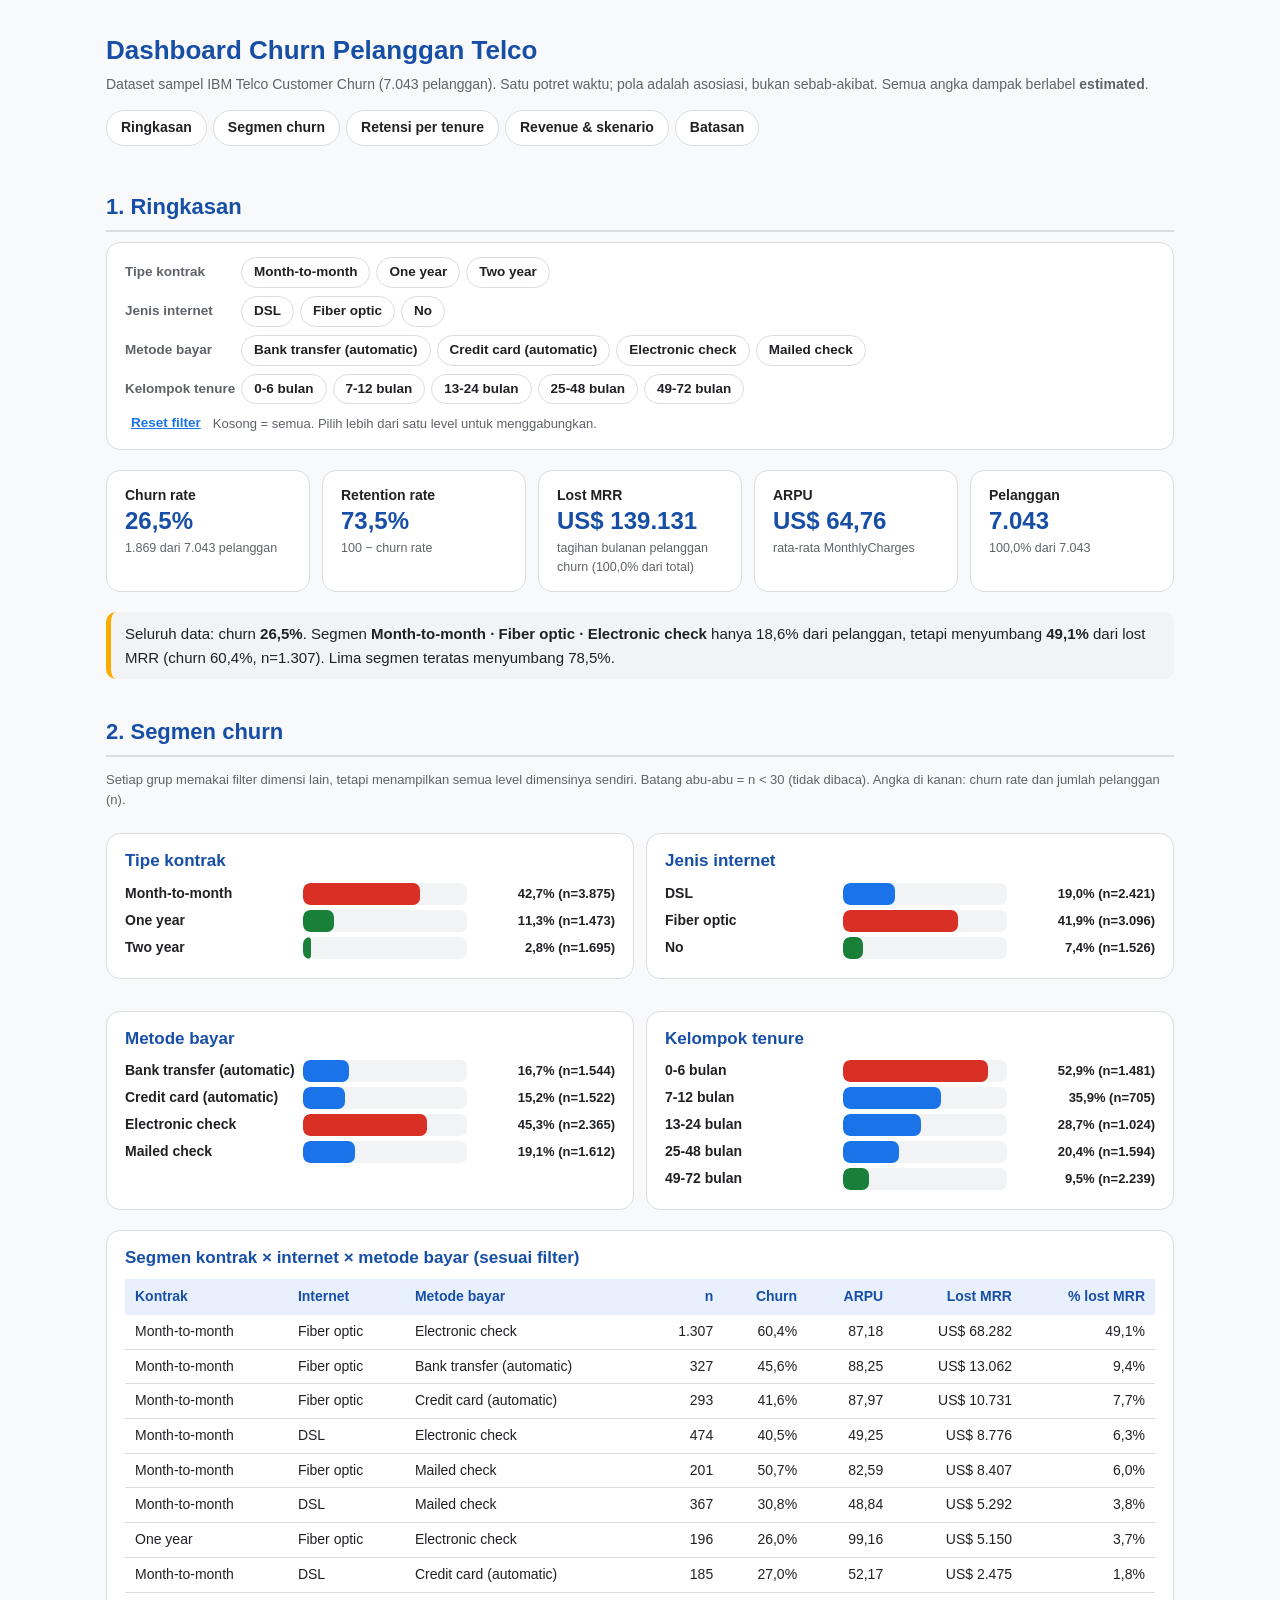
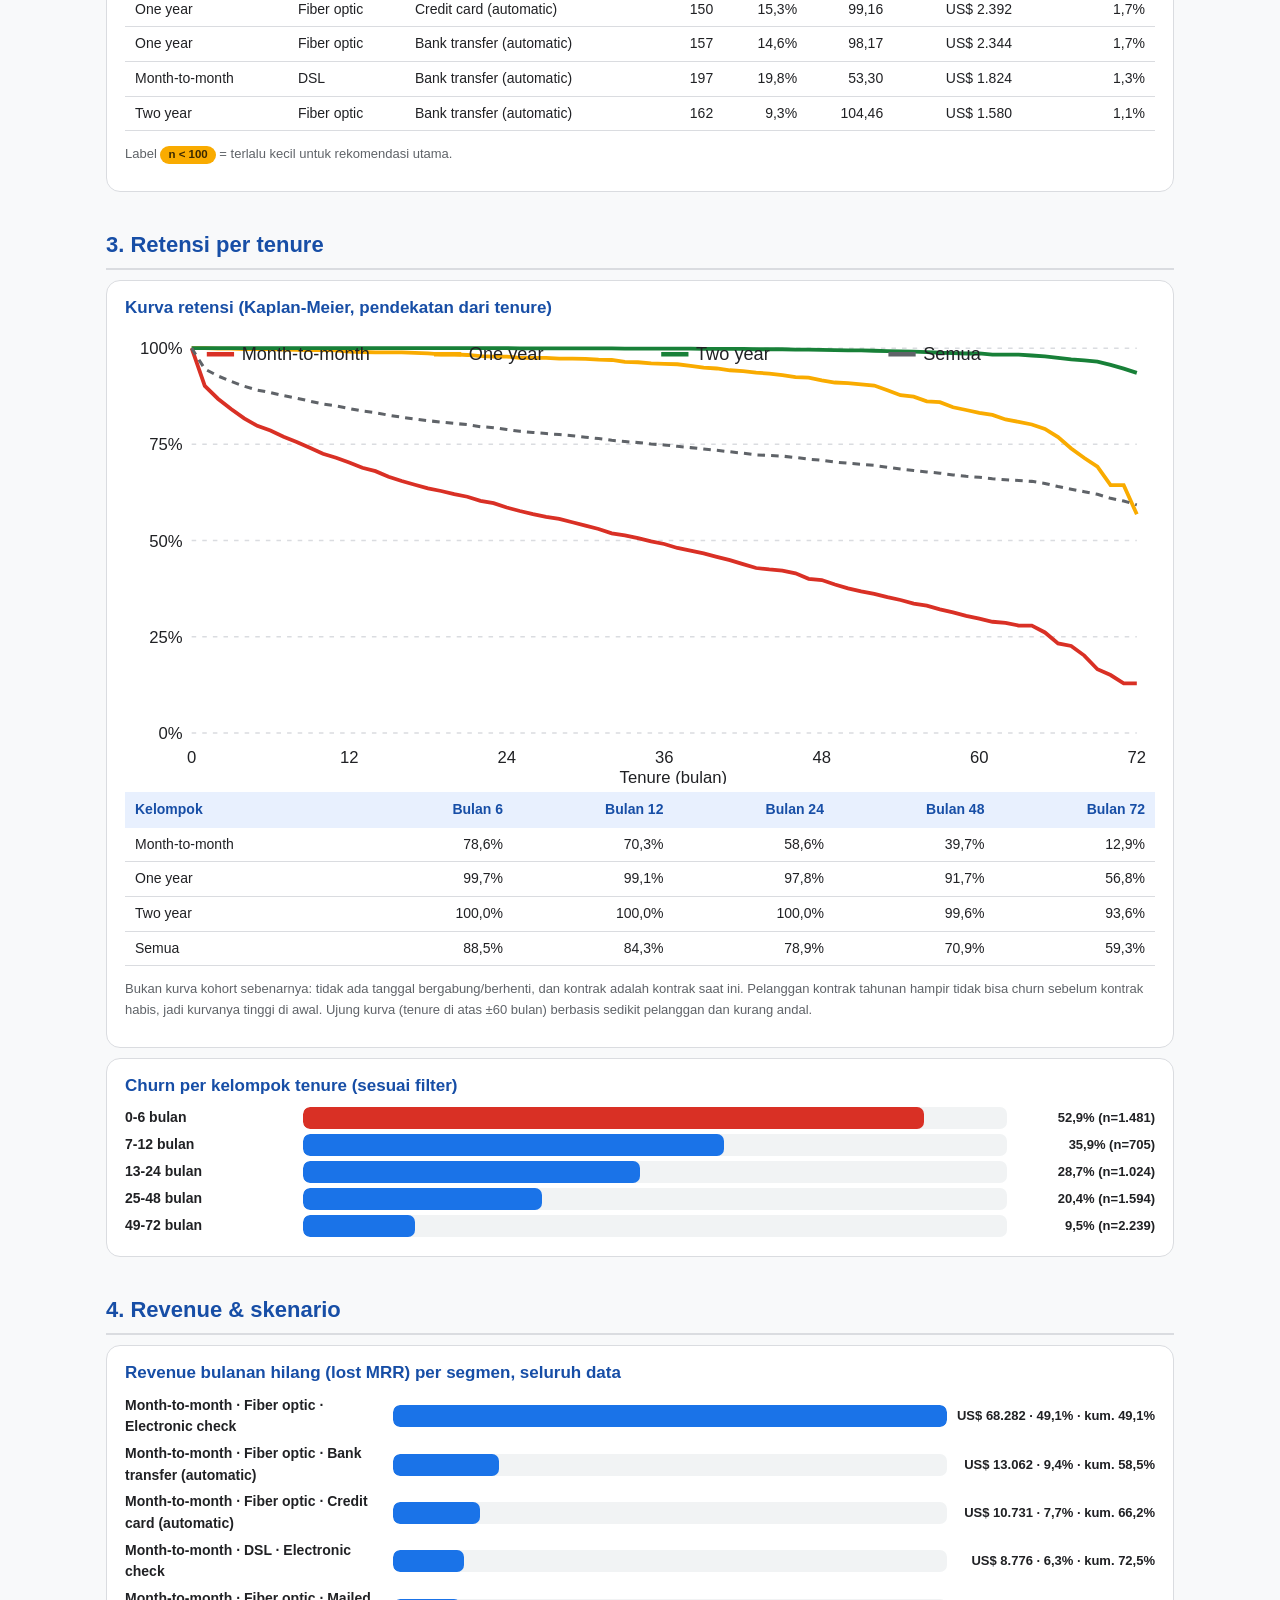
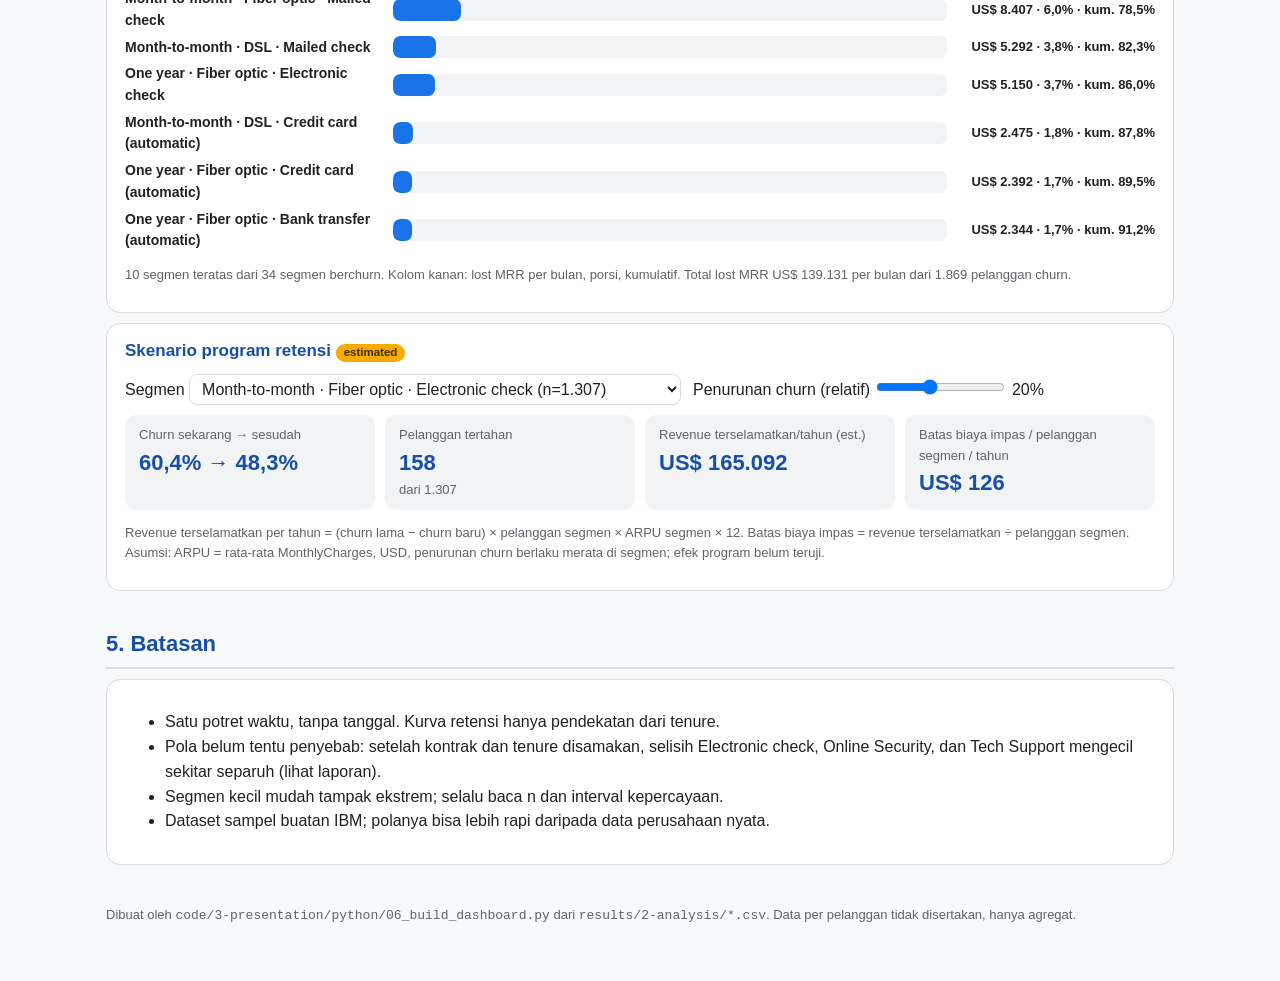
<file: project/results/3-presentation/dashboard.html>
<!doctype html>
<html lang="id">
<head>
<meta charset="utf-8">
<meta name="viewport" content="width=device-width,initial-scale=1">
<title>Dashboard Churn Telco</title>
<style>
:root{color-scheme:light dark;--bg:#F8F9FA;--card:#fff;--sub:#F1F3F4;--line:#DADCE0;--ink:#202124;--mut:#5F6368;--head:#174EA6;--blue:#1A73E8;--red:#D93025;--amber:#F9AB00;--green:#188038;--soft:#E8F0FE}
@media (prefers-color-scheme:dark){:root{--bg:#181A1B;--card:#222527;--sub:#2B2F31;--line:#3C4043;--ink:#E8EAED;--mut:#9AA0A6;--head:#8AB4F8;--blue:#8AB4F8;--red:#F28B82;--amber:#FDD663;--green:#81C995;--soft:#26364F}}
*{box-sizing:border-box}
body{margin:0;background:var(--bg);color:var(--ink);font:16px/1.55 "Segoe UI",Calibri,Arial,sans-serif}
main{max-width:1100px;margin:0 auto;padding:12px 16px 56px}
header{padding:18px 0 6px}h1{margin:0;font-size:26px;color:var(--head)}header p{margin:4px 0 0;color:var(--mut);font-size:14px}
nav{position:sticky;top:0;z-index:5;background:var(--bg);padding:8px 0;display:flex;gap:6px;overflow-x:auto}
nav a{flex:none;background:var(--card);border:1px solid var(--line);color:var(--ink);text-decoration:none;border-radius:999px;padding:6px 14px;font-size:14px;font-weight:600}
nav a:hover,nav a:focus-visible{background:var(--blue);color:var(--bg);outline:none}
h2{font-size:22px;color:var(--head);margin:36px 0 8px;padding-bottom:6px;border-bottom:2px solid var(--line)}
h3{font-size:17px;margin:0 0 8px;color:var(--head)}
.card{background:var(--card);border:1px solid var(--line);border-radius:14px;padding:14px 18px;margin:10px 0}
.grid{display:grid;gap:12px}.g2{grid-template-columns:repeat(2,1fr)}.g5{grid-template-columns:repeat(5,1fr)}
@media (max-width:820px){.g2{grid-template-columns:1fr}.g5{grid-template-columns:repeat(2,1fr)}}
.kpi .v{display:block;font-size:24px;font-weight:800;color:var(--head);font-variant-numeric:tabular-nums;line-height:1.15}
.kpi .l{display:block;font-weight:700;font-size:14px}.kpi .d{display:block;font-size:12.5px;color:var(--mut);margin-top:4px}
.filters{display:grid;gap:8px}.frow{display:flex;flex-wrap:wrap;gap:6px;align-items:center}
.frow b{font-size:13.5px;min-width:110px;color:var(--mut)}
.chip{font:inherit;font-size:13.5px;font-weight:600;cursor:pointer;border-radius:999px;padding:4px 12px;border:1px solid var(--line);background:var(--card);color:var(--ink)}
.chip[aria-pressed=true]{background:var(--blue);border-color:var(--blue);color:var(--bg)}
.chip:focus-visible{outline:3px solid var(--amber);outline-offset:2px}
.reset{font:inherit;font-size:13.5px;font-weight:700;color:var(--blue);background:none;border:0;cursor:pointer;text-decoration:underline}
.row{display:flex;align-items:center;gap:8px;margin:5px 0;font-size:14px}
.row .n{width:170px;flex:none;font-weight:600}.row .tr{flex:1;background:var(--sub);border-radius:7px;height:22px;position:relative;overflow:hidden}
.row .b{position:absolute;inset:0 auto 0 0;border-radius:7px;background:var(--blue)}.row .b.hi{background:var(--red)}.row .b.lo{background:var(--green)}.row .b.sm{background:var(--mut);opacity:.45}
.row .c{width:140px;flex:none;text-align:right;font-variant-numeric:tabular-nums;font-weight:600;font-size:13px}
@media (max-width:620px){.row .n{width:110px;font-size:12.5px}.row .c{width:96px;font-size:12px}}
table{border-collapse:collapse;width:100%;font-size:14px}th{background:var(--soft);color:var(--head);text-align:left;padding:7px 10px}
td{padding:6px 10px;border-bottom:1px solid var(--line);vertical-align:top}td.num,th.num{text-align:right;font-variant-numeric:tabular-nums}
.scroll{overflow-x:auto}.note{font-size:13px;color:var(--mut)}.tag{display:inline-block;border-radius:999px;padding:0 8px;font-size:11.5px;font-weight:700;background:var(--amber);color:#3C2A00}
.callout{border-left:5px solid var(--amber);background:var(--sub);border-radius:10px;padding:10px 14px;margin:10px 0;font-size:15px}
svg text{fill:var(--ink);font-family:inherit}svg .ax{stroke:var(--line)}svg .gl{stroke:var(--line);stroke-dasharray:3 4}
.ctl{display:flex;flex-wrap:wrap;gap:12px;align-items:center;margin:10px 0}.ctl select,.ctl input{font:inherit}
.ctl select{padding:5px 8px;border-radius:8px;border:1px solid var(--line);background:var(--card);color:var(--ink);max-width:100%}
.res{display:grid;grid-template-columns:repeat(4,1fr);gap:10px;margin-top:10px}.res div{background:var(--sub);border-radius:12px;padding:10px 14px;font-size:13px;color:var(--mut)}
.res b{display:block;font-size:22px;color:var(--head);font-variant-numeric:tabular-nums}@media (max-width:700px){.res{grid-template-columns:1fr 1fr}}
footer{margin-top:40px;font-size:13px;color:var(--mut)}
</style>
</head>
<body>
<main>
<header>
<h1>Dashboard Churn Pelanggan Telco</h1>
<p>Dataset sampel IBM Telco Customer Churn (7.043 pelanggan). Satu potret waktu; pola adalah asosiasi, bukan sebab-akibat. Semua angka dampak berlabel <b>estimated</b>.</p>
</header>
<nav aria-label="Bagian dashboard"><a href="#ringkasan">Ringkasan</a><a href="#segmen">Segmen churn</a><a href="#retensi">Retensi per tenure</a><a href="#revenue">Revenue &amp; skenario</a><a href="#batasan">Batasan</a></nav>

<section id="ringkasan">
<h2>1. Ringkasan</h2>
<div class="card filters" id="filters" aria-label="Filter"></div>
<div class="grid g5" id="kpis"></div>
<div class="callout" id="insight"></div>
</section>

<section id="segmen">
<h2>2. Segmen churn</h2>
<p class="note">Setiap grup memakai filter dimensi lain, tetapi menampilkan semua level dimensinya sendiri. Batang abu-abu = n &lt; 30 (tidak dibaca). Angka di kanan: churn rate dan jumlah pelanggan (n).</p>
<div class="grid g2" id="bars"></div>
<div class="card"><h3>Segmen kontrak × internet × metode bayar (sesuai filter)</h3>
<div class="scroll"><table id="segtab"></table></div>
<p class="note">Label <span class="tag">n &lt; 100</span> = terlalu kecil untuk rekomendasi utama.</p></div>
</section>

<section id="retensi">
<h2>3. Retensi per tenure</h2>
<div class="card"><h3>Kurva retensi (Kaplan-Meier, pendekatan dari tenure)</h3>
<div id="km"></div>
<div class="scroll"><table id="kmtab"></table></div>
<p class="note">Bukan kurva kohort sebenarnya: tidak ada tanggal bergabung/berhenti, dan kontrak adalah kontrak saat ini. Pelanggan kontrak tahunan hampir tidak bisa churn sebelum kontrak habis, jadi kurvanya tinggi di awal. Ujung kurva (tenure di atas ±60 bulan) berbasis sedikit pelanggan dan kurang andal.</p></div>
<div class="card"><h3>Churn per kelompok tenure (sesuai filter)</h3><div id="tenurebars"></div></div>
</section>

<section id="revenue">
<h2>4. Revenue &amp; skenario</h2>
<div class="card"><h3>Revenue bulanan hilang (lost MRR) per segmen, seluruh data</h3>
<div id="pareto"></div>
<p class="note" id="paretonote"></p></div>
<div class="card"><h3>Skenario program retensi <span class="tag">estimated</span></h3>
<div class="ctl"><label>Segmen <select id="scseg" aria-label="Pilih segmen"></select></label>
<label>Penurunan churn (relatif) <input id="scsl" type="range" min="0" max="50" value="20"> <output id="scout">20%</output></label></div>
<div class="res" id="scres"></div>
<p class="note">Revenue terselamatkan per tahun = (churn lama − churn baru) × pelanggan segmen × ARPU segmen × 12. Batas biaya impas = revenue terselamatkan ÷ pelanggan segmen. Asumsi: ARPU = rata-rata MonthlyCharges, USD, penurunan churn berlaku merata di segmen; efek program belum teruji.</p></div>
</section>

<section id="batasan">
<h2>5. Batasan</h2>
<div class="card"><ul>
<li>Satu potret waktu, tanpa tanggal. Kurva retensi hanya pendekatan dari tenure.</li>
<li>Pola belum tentu penyebab: setelah kontrak dan tenure disamakan, selisih Electronic check, Online Security, dan Tech Support mengecil sekitar separuh (lihat laporan).</li>
<li>Segmen kecil mudah tampak ekstrem; selalu baca n dan interval kepercayaan.</li>
<li>Dataset sampel buatan IBM; polanya bisa lebih rapi daripada data perusahaan nyata.</li>
</ul></div>
</section>
<footer>Dibuat oleh <code>code/3-presentation/python/06_build_dashboard.py</code> dari <code>results/2-analysis/*.csv</code>. Data per pelanggan tidak disertakan, hanya agregat.</footer>
</main>
<script>
const D={"cube":[{"c":"Month-to-month","i":"DSL","p":"Bank transfer (automatic)","b":1,"bl":"0-6 bulan","n":42,"ch":18,"sm":2051.1,"lm":816.0},{"c":"Month-to-month","i":"DSL","p":"Bank transfer (automatic)","b":2,"bl":"7-12 bulan","n":37,"ch":3,"sm":1977.5,"lm":139.85},{"c":"Month-to-month","i":"DSL","p":"Bank transfer (automatic)","b":3,"bl":"13-24 bulan","n":39,"ch":7,"sm":2133.45,"lm":382.45},{"c":"Month-to-month","i":"DSL","p":"Bank transfer (automatic)","b":4,"bl":"25-48 bulan","n":57,"ch":9,"sm":3183.25,"lm":390.0},{"c":"Month-to-month","i":"DSL","p":"Bank transfer (automatic)","b":5,"bl":"49-72 bulan","n":22,"ch":2,"sm":1155.75,"lm":95.6},{"c":"Month-to-month","i":"DSL","p":"Credit card (automatic)","b":1,"bl":"0-6 bulan","n":52,"ch":21,"sm":2584.8,"lm":1006.15},{"c":"Month-to-month","i":"DSL","p":"Credit card (automatic)","b":2,"bl":"7-12 bulan","n":22,"ch":7,"sm":1197.45,"lm":366.3},{"c":"Month-to-month","i":"DSL","p":"Credit card (automatic)","b":3,"bl":"13-24 bulan","n":44,"ch":9,"sm":2304.35,"lm":456.45},{"c":"Month-to-month","i":"DSL","p":"Credit card (automatic)","b":4,"bl":"25-48 bulan","n":50,"ch":11,"sm":2642.35,"lm":531.15},{"c":"Month-to-month","i":"DSL","p":"Credit card (automatic)","b":5,"bl":"49-72 bulan","n":17,"ch":2,"sm":921.9,"lm":114.75},{"c":"Month-to-month","i":"DSL","p":"Electronic check","b":1,"bl":"0-6 bulan","n":209,"ch":119,"sm":9536.95,"lm":5213.1},{"c":"Month-to-month","i":"DSL","p":"Electronic check","b":2,"bl":"7-12 bulan","n":73,"ch":23,"sm":3768.75,"lm":1105.8},{"c":"Month-to-month","i":"DSL","p":"Electronic check","b":3,"bl":"13-24 bulan","n":85,"ch":30,"sm":4359.5,"lm":1449.35},{"c":"Month-to-month","i":"DSL","p":"Electronic check","b":4,"bl":"25-48 bulan","n":77,"ch":14,"sm":4087.55,"lm":724.35},{"c":"Month-to-month","i":"DSL","p":"Electronic check","b":5,"bl":"49-72 bulan","n":30,"ch":6,"sm":1589.7,"lm":283.85},{"c":"Month-to-month","i":"DSL","p":"Mailed check","b":1,"bl":"0-6 bulan","n":192,"ch":87,"sm":8826.35,"lm":3964.4},{"c":"Month-to-month","i":"DSL","p":"Mailed check","b":2,"bl":"7-12 bulan","n":63,"ch":15,"sm":3096.8,"lm":740.3},{"c":"Month-to-month","i":"DSL","p":"Mailed check","b":3,"bl":"13-24 bulan","n":64,"ch":9,"sm":3424.6,"lm":477.15},{"c":"Month-to-month","i":"DSL","p":"Mailed check","b":4,"bl":"25-48 bulan","n":43,"ch":2,"sm":2318.05,"lm":110.25},{"c":"Month-to-month","i":"DSL","p":"Mailed check","b":5,"bl":"49-72 bulan","n":5,"ch":0,"sm":258.3,"lm":0.0},{"c":"Month-to-month","i":"Fiber optic","p":"Bank transfer (automatic)","b":1,"bl":"0-6 bulan","n":41,"ch":38,"sm":3345.0,"lm":3098.65},{"c":"Month-to-month","i":"Fiber optic","p":"Bank transfer (automatic)","b":2,"bl":"7-12 bulan","n":46,"ch":33,"sm":3882.0,"lm":2857.5},{"c":"Month-to-month","i":"Fiber optic","p":"Bank transfer (automatic)","b":3,"bl":"13-24 bulan","n":71,"ch":23,"sm":6067.65,"lm":1976.85},{"c":"Month-to-month","i":"Fiber optic","p":"Bank transfer (automatic)","b":4,"bl":"25-48 bulan","n":102,"ch":42,"sm":9345.15,"lm":3889.0},{"c":"Month-to-month","i":"Fiber optic","p":"Bank transfer (automatic)","b":5,"bl":"49-72 bulan","n":67,"ch":13,"sm":6219.2,"lm":1240.1},{"c":"Month-to-month","i":"Fiber optic","p":"Credit card (automatic)","b":1,"bl":"0-6 bulan","n":42,"ch":29,"sm":3394.05,"lm":2399.3},{"c":"Month-to-month","i":"Fiber optic","p":"Credit card (automatic)","b":2,"bl":"7-12 bulan","n":33,"ch":17,"sm":2830.15,"lm":1503.95},{"c":"Month-to-month","i":"Fiber optic","p":"Credit card (automatic)","b":3,"bl":"13-24 bulan","n":62,"ch":28,"sm":5369.4,"lm":2459.05},{"c":"Month-to-month","i":"Fiber optic","p":"Credit card (automatic)","b":4,"bl":"25-48 bulan","n":102,"ch":33,"sm":9017.85,"lm":2929.3},{"c":"Month-to-month","i":"Fiber optic","p":"Credit card (automatic)","b":5,"bl":"49-72 bulan","n":54,"ch":15,"sm":5162.4,"lm":1439.55},{"c":"Month-to-month","i":"Fiber optic","p":"Electronic check","b":1,"bl":"0-6 bulan","n":440,"ch":332,"sm":35551.6,"lm":26920.8},{"c":"Month-to-month","i":"Fiber optic","p":"Electronic check","b":2,"bl":"7-12 bulan","n":191,"ch":117,"sm":16383.35,"lm":10245.2},{"c":"Month-to-month","i":"Fiber optic","p":"Electronic check","b":3,"bl":"13-24 bulan","n":255,"ch":150,"sm":22554.8,"lm":13353.65},{"c":"Month-to-month","i":"Fiber optic","p":"Electronic check","b":4,"bl":"25-48 bulan","n":286,"ch":140,"sm":26466.05,"lm":12946.75},{"c":"Month-to-month","i":"Fiber optic","p":"Electronic check","b":5,"bl":"49-72 bulan","n":135,"ch":50,"sm":12992.3,"lm":4815.1},{"c":"Month-to-month","i":"Fiber optic","p":"Mailed check","b":1,"bl":"0-6 bulan","n":96,"ch":60,"sm":7618.15,"lm":4731.4},{"c":"Month-to-month","i":"Fiber optic","p":"Mailed check","b":2,"bl":"7-12 bulan","n":27,"ch":17,"sm":2178.85,"lm":1421.5},{"c":"Month-to-month","i":"Fiber optic","p":"Mailed check","b":3,"bl":"13-24 bulan","n":37,"ch":14,"sm":3213.25,"lm":1257.35},{"c":"Month-to-month","i":"Fiber optic","p":"Mailed check","b":4,"bl":"25-48 bulan","n":31,"ch":11,"sm":2706.4,"lm":997.0},{"c":"Month-to-month","i":"Fiber optic","p":"Mailed check","b":5,"bl":"49-72 bulan","n":10,"ch":0,"sm":883.5,"lm":0.0},{"c":"Month-to-month","i":"No","p":"Bank transfer (automatic)","b":1,"bl":"0-6 bulan","n":27,"ch":7,"sm":546.55,"lm":146.75},{"c":"Month-to-month","i":"No","p":"Bank transfer (automatic)","b":2,"bl":"7-12 bulan","n":15,"ch":2,"sm":303.65,"lm":40.15},{"c":"Month-to-month","i":"No","p":"Bank transfer (automatic)","b":3,"bl":"13-24 bulan","n":10,"ch":3,"sm":208.2,"lm":59.4},{"c":"Month-to-month","i":"No","p":"Bank transfer (automatic)","b":4,"bl":"25-48 bulan","n":13,"ch":1,"sm":272.85,"lm":19.65},{"c":"Month-to-month","i":"No","p":"Credit card (automatic)","b":1,"bl":"0-6 bulan","n":25,"ch":3,"sm":502.75,"lm":60.55},{"c":"Month-to-month","i":"No","p":"Credit card (automatic)","b":2,"bl":"7-12 bulan","n":17,"ch":2,"sm":350.5,"lm":43.25},{"c":"Month-to-month","i":"No","p":"Credit card (automatic)","b":3,"bl":"13-24 bulan","n":15,"ch":1,"sm":313.6,"lm":25.4},{"c":"Month-to-month","i":"No","p":"Credit card (automatic)","b":4,"bl":"25-48 bulan","n":7,"ch":0,"sm":138.05,"lm":0.0},{"c":"Month-to-month","i":"No","p":"Credit card (automatic)","b":5,"bl":"49-72 bulan","n":1,"ch":0,"sm":20.0,"lm":0.0},{"c":"Month-to-month","i":"No","p":"Electronic check","b":1,"bl":"0-6 bulan","n":31,"ch":9,"sm":621.5,"lm":179.35},{"c":"Month-to-month","i":"No","p":"Electronic check","b":2,"bl":"7-12 bulan","n":10,"ch":2,"sm":209.4,"lm":38.9},{"c":"Month-to-month","i":"No","p":"Electronic check","b":3,"bl":"13-24 bulan","n":15,"ch":2,"sm":316.95,"lm":39.4},{"c":"Month-to-month","i":"No","p":"Electronic check","b":4,"bl":"25-48 bulan","n":13,"ch":0,"sm":292.15,"lm":0.0},{"c":"Month-to-month","i":"No","p":"Mailed check","b":1,"bl":"0-6 bulan","n":216,"ch":57,"sm":4375.6,"lm":1144.85},{"c":"Month-to-month","i":"No","p":"Mailed check","b":2,"bl":"7-12 bulan","n":47,"ch":6,"sm":953.7,"lm":117.45},{"c":"Month-to-month","i":"No","p":"Mailed check","b":3,"bl":"13-24 bulan","n":40,"ch":2,"sm":815.4,"lm":43.8},{"c":"Month-to-month","i":"No","p":"Mailed check","b":4,"bl":"25-48 bulan","n":21,"ch":1,"sm":434.35,"lm":19.55},{"c":"Month-to-month","i":"No","p":"Mailed check","b":5,"bl":"49-72 bulan","n":1,"ch":1,"sm":19.4,"lm":19.4},{"c":"One year","i":"DSL","p":"Bank transfer (automatic)","b":2,"bl":"7-12 bulan","n":4,"ch":1,"sm":190.35,"lm":24.1},{"c":"One year","i":"DSL","p":"Bank transfer (automatic)","b":3,"bl":"13-24 bulan","n":19,"ch":3,"sm":1187.25,"lm":180.75},{"c":"One year","i":"DSL","p":"Bank transfer (automatic)","b":4,"bl":"25-48 bulan","n":53,"ch":3,"sm":3361.8,"lm":211.75},{"c":"One year","i":"DSL","p":"Bank transfer (automatic)","b":5,"bl":"49-72 bulan","n":69,"ch":4,"sm":4352.55,"lm":280.15},{"c":"One year","i":"DSL","p":"Credit card (automatic)","b":1,"bl":"0-6 bulan","n":1,"ch":0,"sm":74.1,"lm":0.0},{"c":"One year","i":"DSL","p":"Credit card (automatic)","b":2,"bl":"7-12 bulan","n":8,"ch":1,"sm":355.75,"lm":53.65},{"c":"One year","i":"DSL","p":"Credit card (automatic)","b":3,"bl":"13-24 bulan","n":17,"ch":4,"sm":964.8,"lm":230.35},{"c":"One year","i":"DSL","p":"Credit card (automatic)","b":4,"bl":"25-48 bulan","n":77,"ch":8,"sm":4747.1,"lm":567.5},{"c":"One year","i":"DSL","p":"Credit card (automatic)","b":5,"bl":"49-72 bulan","n":69,"ch":4,"sm":4448.7,"lm":281.5},{"c":"One year","i":"DSL","p":"Electronic check","b":1,"bl":"0-6 bulan","n":1,"ch":0,"sm":69.95,"lm":0.0},{"c":"One year","i":"DSL","p":"Electronic check","b":2,"bl":"7-12 bulan","n":10,"ch":3,"sm":629.95,"lm":151.15},{"c":"One year","i":"DSL","p":"Electronic check","b":3,"bl":"13-24 bulan","n":15,"ch":1,"sm":904.8,"lm":55.95},{"c":"One year","i":"DSL","p":"Electronic check","b":4,"bl":"25-48 bulan","n":46,"ch":2,"sm":2733.05,"lm":115.35},{"c":"One year","i":"DSL","p":"Electronic check","b":5,"bl":"49-72 bulan","n":44,"ch":5,"sm":2912.8,"lm":309.4},{"c":"One year","i":"DSL","p":"Mailed check","b":1,"bl":"0-6 bulan","n":3,"ch":1,"sm":145.1,"lm":70.0},{"c":"One year","i":"DSL","p":"Mailed check","b":2,"bl":"7-12 bulan","n":15,"ch":1,"sm":778.05,"lm":74.05},{"c":"One year","i":"DSL","p":"Mailed check","b":3,"bl":"13-24 bulan","n":28,"ch":3,"sm":1738.25,"lm":208.65},{"c":"One year","i":"DSL","p":"Mailed check","b":4,"bl":"25-48 bulan","n":65,"ch":9,"sm":3871.85,"lm":541.95},{"c":"One year","i":"DSL","p":"Mailed check","b":5,"bl":"49-72 bulan","n":26,"ch":0,"sm":1529.95,"lm":0.0},{"c":"One year","i":"Fiber optic","p":"Bank transfer (automatic)","b":3,"bl":"13-24 bulan","n":6,"ch":2,"sm":558.75,"lm":198.6},{"c":"One year","i":"Fiber optic","p":"Bank transfer (automatic)","b":4,"bl":"25-48 bulan","n":50,"ch":4,"sm":4742.45,"lm":368.1},{"c":"One year","i":"Fiber optic","p":"Bank transfer (automatic)","b":5,"bl":"49-72 bulan","n":101,"ch":17,"sm":10112.15,"lm":1777.65},{"c":"One year","i":"Fiber optic","p":"Credit card (automatic)","b":2,"bl":"7-12 bulan","n":1,"ch":0,"sm":85.15,"lm":0.0},{"c":"One year","i":"Fiber optic","p":"Credit card (automatic)","b":3,"bl":"13-24 bulan","n":8,"ch":0,"sm":713.05,"lm":0.0},{"c":"One year","i":"Fiber optic","p":"Credit card (automatic)","b":4,"bl":"25-48 bulan","n":35,"ch":6,"sm":3445.05,"lm":619.35},{"c":"One year","i":"Fiber optic","p":"Credit card (automatic)","b":5,"bl":"49-72 bulan","n":106,"ch":17,"sm":10631.45,"lm":1773.0},{"c":"One year","i":"Fiber optic","p":"Electronic check","b":1,"bl":"0-6 bulan","n":1,"ch":1,"sm":105.65,"lm":105.65},{"c":"One year","i":"Fiber optic","p":"Electronic check","b":2,"bl":"7-12 bulan","n":3,"ch":0,"sm":284.95,"lm":0.0},{"c":"One year","i":"Fiber optic","p":"Electronic check","b":3,"bl":"13-24 bulan","n":4,"ch":1,"sm":368.8,"lm":100.95},{"c":"One year","i":"Fiber optic","p":"Electronic check","b":4,"bl":"25-48 bulan","n":59,"ch":17,"sm":5638.75,"lm":1667.95},{"c":"One year","i":"Fiber optic","p":"Electronic check","b":5,"bl":"49-72 bulan","n":129,"ch":32,"sm":13037.35,"lm":3275.1},{"c":"One year","i":"Fiber optic","p":"Mailed check","b":2,"bl":"7-12 bulan","n":2,"ch":1,"sm":189.55,"lm":95.5},{"c":"One year","i":"Fiber optic","p":"Mailed check","b":3,"bl":"13-24 bulan","n":5,"ch":1,"sm":472.0,"lm":105.95},{"c":"One year","i":"Fiber optic","p":"Mailed check","b":4,"bl":"25-48 bulan","n":10,"ch":4,"sm":964.5,"lm":383.7},{"c":"One year","i":"Fiber optic","p":"Mailed check","b":5,"bl":"49-72 bulan","n":19,"ch":1,"sm":1892.55,"lm":100.45},{"c":"One year","i":"No","p":"Bank transfer (automatic)","b":1,"bl":"0-6 bulan","n":2,"ch":0,"sm":41.0,"lm":0.0},{"c":"One year","i":"No","p":"Bank transfer (automatic)","b":2,"bl":"7-12 bulan","n":6,"ch":1,"sm":118.7,"lm":19.8},{"c":"One year","i":"No","p":"Bank transfer (automatic)","b":3,"bl":"13-24 bulan","n":20,"ch":1,"sm":417.55,"lm":20.15},{"c":"One year","i":"No","p":"Bank transfer (automatic)","b":4,"bl":"25-48 bulan","n":37,"ch":1,"sm":784.75,"lm":25.3},{"c":"One year","i":"No","p":"Bank transfer (automatic)","b":5,"bl":"49-72 bulan","n":24,"ch":1,"sm":519.0,"lm":20.8},{"c":"One year","i":"No","p":"Credit card (automatic)","b":1,"bl":"0-6 bulan","n":5,"ch":1,"sm":102.8,"lm":19.3},{"c":"One year","i":"No","p":"Credit card (automatic)","b":2,"bl":"7-12 bulan","n":5,"ch":0,"sm":104.8,"lm":0.0},{"c":"One year","i":"No","p":"Credit card (automatic)","b":3,"bl":"13-24 bulan","n":17,"ch":0,"sm":348.95,"lm":0.0},{"c":"One year","i":"No","p":"Credit card (automatic)","b":4,"bl":"25-48 bulan","n":28,"ch":0,"sm":584.25,"lm":0.0},{"c":"One year","i":"No","p":"Credit card (automatic)","b":5,"bl":"49-72 bulan","n":21,"ch":0,"sm":447.05,"lm":0.0},{"c":"One year","i":"No","p":"Electronic check","b":1,"bl":"0-6 bulan","n":4,"ch":0,"sm":84.2,"lm":0.0},{"c":"One year","i":"No","p":"Electronic check","b":2,"bl":"7-12 bulan","n":4,"ch":0,"sm":85.05,"lm":0.0},{"c":"One year","i":"No","p":"Electronic check","b":3,"bl":"13-24 bulan","n":4,"ch":0,"sm":84.95,"lm":0.0},{"c":"One year","i":"No","p":"Electronic check","b":4,"bl":"25-48 bulan","n":12,"ch":1,"sm":264.6,"lm":20.4},{"c":"One year","i":"No","p":"Electronic check","b":5,"bl":"49-72 bulan","n":11,"ch":1,"sm":241.2,"lm":24.9},{"c":"One year","i":"No","p":"Mailed check","b":1,"bl":"0-6 bulan","n":22,"ch":1,"sm":443.95,"lm":19.85},{"c":"One year","i":"No","p":"Mailed check","b":2,"bl":"7-12 bulan","n":27,"ch":1,"sm":549.85,"lm":19.75},{"c":"One year","i":"No","p":"Mailed check","b":3,"bl":"13-24 bulan","n":54,"ch":0,"sm":1081.95,"lm":0.0},{"c":"One year","i":"No","p":"Mailed check","b":4,"bl":"25-48 bulan","n":46,"ch":0,"sm":955.15,"lm":0.0},{"c":"One year","i":"No","p":"Mailed check","b":5,"bl":"49-72 bulan","n":15,"ch":0,"sm":318.55,"lm":0.0},{"c":"Two year","i":"DSL","p":"Bank transfer (automatic)","b":1,"bl":"0-6 bulan","n":2,"ch":0,"sm":114.45,"lm":0.0},{"c":"Two year","i":"DSL","p":"Bank transfer (automatic)","b":3,"bl":"13-24 bulan","n":5,"ch":0,"sm":339.65,"lm":0.0},{"c":"Two year","i":"DSL","p":"Bank transfer (automatic)","b":4,"bl":"25-48 bulan","n":18,"ch":0,"sm":1100.45,"lm":0.0},{"c":"Two year","i":"DSL","p":"Bank transfer (automatic)","b":5,"bl":"49-72 bulan","n":199,"ch":3,"sm":14255.8,"lm":212.9},{"c":"Two year","i":"DSL","p":"Credit card (automatic)","b":1,"bl":"0-6 bulan","n":1,"ch":0,"sm":56.05,"lm":0.0},{"c":"Two year","i":"DSL","p":"Credit card (automatic)","b":2,"bl":"7-12 bulan","n":3,"ch":0,"sm":179.5,"lm":0.0},{"c":"Two year","i":"DSL","p":"Credit card (automatic)","b":3,"bl":"13-24 bulan","n":5,"ch":0,"sm":369.1,"lm":0.0},{"c":"Two year","i":"DSL","p":"Credit card (automatic)","b":4,"bl":"25-48 bulan","n":31,"ch":1,"sm":2044.45,"lm":54.35},{"c":"Two year","i":"DSL","p":"Credit card (automatic)","b":5,"bl":"49-72 bulan","n":197,"ch":4,"sm":14535.0,"lm":307.35},{"c":"Two year","i":"DSL","p":"Electronic check","b":3,"bl":"13-24 bulan","n":1,"ch":0,"sm":64.35,"lm":0.0},{"c":"Two year","i":"DSL","p":"Electronic check","b":4,"bl":"25-48 bulan","n":8,"ch":0,"sm":531.3,"lm":0.0},{"c":"Two year","i":"DSL","p":"Electronic check","b":5,"bl":"49-72 bulan","n":49,"ch":4,"sm":3513.7,"lm":231.1},{"c":"Two year","i":"DSL","p":"Mailed check","b":1,"bl":"0-6 bulan","n":7,"ch":0,"sm":469.0,"lm":0.0},{"c":"Two year","i":"DSL","p":"Mailed check","b":2,"bl":"7-12 bulan","n":5,"ch":0,"sm":228.05,"lm":0.0},{"c":"Two year","i":"DSL","p":"Mailed check","b":3,"bl":"13-24 bulan","n":14,"ch":0,"sm":666.4,"lm":0.0},{"c":"Two year","i":"DSL","p":"Mailed check","b":4,"bl":"25-48 bulan","n":22,"ch":0,"sm":1467.0,"lm":0.0},{"c":"Two year","i":"DSL","p":"Mailed check","b":5,"bl":"49-72 bulan","n":61,"ch":0,"sm":4316.5,"lm":0.0},{"c":"Two year","i":"Fiber optic","p":"Bank transfer (automatic)","b":4,"bl":"25-48 bulan","n":11,"ch":0,"sm":1092.0,"lm":0.0},{"c":"Two year","i":"Fiber optic","p":"Bank transfer (automatic)","b":5,"bl":"49-72 bulan","n":151,"ch":15,"sm":15831.2,"lm":1580.15},{"c":"Two year","i":"Fiber optic","p":"Credit card (automatic)","b":4,"bl":"25-48 bulan","n":9,"ch":0,"sm":954.3,"lm":0.0},{"c":"Two year","i":"Fiber optic","p":"Credit card (automatic)","b":5,"bl":"49-72 bulan","n":145,"ch":6,"sm":15114.85,"lm":655.2},{"c":"Two year","i":"Fiber optic","p":"Electronic check","b":3,"bl":"13-24 bulan","n":1,"ch":0,"sm":96.55,"lm":0.0},{"c":"Two year","i":"Fiber optic","p":"Electronic check","b":4,"bl":"25-48 bulan","n":10,"ch":2,"sm":1017.95,"lm":185.05},{"c":"Two year","i":"Fiber optic","p":"Electronic check","b":5,"bl":"49-72 bulan","n":81,"ch":7,"sm":8548.35,"lm":730.2},{"c":"Two year","i":"Fiber optic","p":"Mailed check","b":4,"bl":"25-48 bulan","n":5,"ch":1,"sm":503.2,"lm":95.5},{"c":"Two year","i":"Fiber optic","p":"Mailed check","b":5,"bl":"49-72 bulan","n":16,"ch":0,"sm":1702.75,"lm":0.0},{"c":"Two year","i":"No","p":"Bank transfer (automatic)","b":2,"bl":"7-12 bulan","n":7,"ch":0,"sm":155.3,"lm":0.0},{"c":"Two year","i":"No","p":"Bank transfer (automatic)","b":3,"bl":"13-24 bulan","n":7,"ch":0,"sm":158.75,"lm":0.0},{"c":"Two year","i":"No","p":"Bank transfer (automatic)","b":4,"bl":"25-48 bulan","n":35,"ch":0,"sm":745.15,"lm":0.0},{"c":"Two year","i":"No","p":"Bank transfer (automatic)","b":5,"bl":"49-72 bulan","n":129,"ch":1,"sm":2875.1,"lm":19.75},{"c":"Two year","i":"No","p":"Credit card (automatic)","b":1,"bl":"0-6 bulan","n":5,"ch":0,"sm":104.4,"lm":0.0},{"c":"Two year","i":"No","p":"Credit card (automatic)","b":2,"bl":"7-12 bulan","n":5,"ch":0,"sm":111.4,"lm":0.0},{"c":"Two year","i":"No","p":"Credit card (automatic)","b":3,"bl":"13-24 bulan","n":13,"ch":0,"sm":286.8,"lm":0.0},{"c":"Two year","i":"No","p":"Credit card (automatic)","b":4,"bl":"25-48 bulan","n":40,"ch":1,"sm":858.15,"lm":24.75},{"c":"Two year","i":"No","p":"Credit card (automatic)","b":5,"bl":"49-72 bulan","n":127,"ch":1,"sm":2815.25,"lm":25.15},{"c":"Two year","i":"No","p":"Electronic check","b":2,"bl":"7-12 bulan","n":1,"ch":0,"sm":20.05,"lm":0.0},{"c":"Two year","i":"No","p":"Electronic check","b":4,"bl":"25-48 bulan","n":9,"ch":0,"sm":198.05,"lm":0.0},{"c":"Two year","i":"No","p":"Electronic check","b":5,"bl":"49-72 bulan","n":8,"ch":0,"sm":178.1,"lm":0.0},{"c":"Two year","i":"No","p":"Mailed check","b":1,"bl":"0-6 bulan","n":14,"ch":0,"sm":302.9,"lm":0.0},{"c":"Two year","i":"No","p":"Mailed check","b":2,"bl":"7-12 bulan","n":18,"ch":0,"sm":363.25,"lm":0.0},{"c":"Two year","i":"No","p":"Mailed check","b":3,"bl":"13-24 bulan","n":44,"ch":0,"sm":926.0,"lm":0.0},{"c":"Two year","i":"No","p":"Mailed check","b":4,"bl":"25-48 bulan","n":76,"ch":1,"sm":1583.95,"lm":24.5},{"c":"Two year","i":"No","p":"Mailed check","b":5,"bl":"49-72 bulan","n":100,"ch":1,"sm":2211.35,"lm":19.35}],"km":{"Month-to-month":[[1,90.19],[2,86.86],[3,84.17],[4,81.75],[5,79.83],[6,78.58],[7,76.99],[8,75.64],[9,74.13],[10,72.57],[11,71.51],[12,70.31],[13,68.93],[14,68.04],[15,66.6],[16,65.48],[17,64.49],[18,63.57],[19,62.88],[20,62.08],[21,61.39],[22,60.31],[23,59.73],[24,58.59],[25,57.67],[26,56.88],[27,56.17],[28,55.61],[29,54.75],[30,53.86],[31,53.01],[32,51.87],[33,51.35],[34,50.61],[35,49.77],[36,49.11],[37,48.07],[38,47.37],[39,46.66],[40,45.76],[41,44.92],[42,43.86],[43,42.86],[44,42.48],[45,42.19],[46,41.47],[47,40.06],[48,39.73],[49,38.56],[50,37.58],[51,36.81],[52,36.15],[53,35.28],[54,34.54],[55,33.59],[56,33.07],[57,32.13],[58,31.31],[59,30.43],[60,29.72],[61,28.89],[62,28.58],[63,27.91],[64,27.91],[65,26.11],[66,23.27],[67,22.61],[68,20.1],[69,16.55],[70,15.04],[71,12.9],[72,12.9]],"One year":[[1,100.0],[2,99.86],[3,99.86],[4,99.79],[5,99.73],[6,99.73],[7,99.66],[8,99.59],[9,99.52],[10,99.52],[11,99.44],[12,99.08],[13,99.01],[14,98.93],[15,98.93],[16,98.93],[17,98.78],[18,98.63],[19,98.39],[20,98.39],[21,98.23],[22,97.91],[23,97.83],[24,97.83],[25,97.49],[26,97.49],[27,97.49],[28,97.31],[29,97.31],[30,97.21],[31,97.02],[32,96.93],[33,96.44],[34,96.34],[35,96.03],[36,95.93],[37,95.82],[38,95.39],[39,94.95],[40,94.72],[41,94.26],[42,94.02],[43,93.65],[44,93.4],[45,93.02],[46,92.49],[47,92.35],[48,91.65],[49,91.08],[50,90.93],[51,90.61],[52,90.28],[53,89.06],[54,87.77],[55,87.39],[56,86.2],[57,85.98],[58,84.64],[59,83.93],[60,83.18],[61,82.65],[62,81.48],[63,80.85],[64,80.16],[65,79.0],[66,76.91],[67,73.92],[68,71.45],[69,69.2],[70,64.39],[71,64.39],[72,56.81]],"Two year":[[1,100.0],[2,100.0],[3,100.0],[4,100.0],[5,100.0],[6,100.0],[7,100.0],[8,100.0],[9,100.0],[10,100.0],[11,100.0],[12,100.0],[13,100.0],[14,100.0],[15,100.0],[16,100.0],[17,100.0],[18,100.0],[19,100.0],[20,100.0],[21,100.0],[22,100.0],[23,100.0],[24,100.0],[25,99.93],[26,99.93],[27,99.93],[28,99.93],[29,99.93],[30,99.93],[31,99.93],[32,99.93],[33,99.87],[34,99.87],[35,99.87],[36,99.87],[37,99.87],[38,99.87],[39,99.8],[40,99.8],[41,99.8],[42,99.8],[43,99.72],[44,99.72],[45,99.72],[46,99.65],[47,99.65],[48,99.57],[49,99.49],[50,99.41],[51,99.41],[52,99.33],[53,99.25],[54,99.16],[55,99.08],[56,98.99],[57,98.81],[58,98.71],[59,98.62],[60,98.62],[61,98.32],[62,98.32],[63,98.32],[64,98.1],[65,97.86],[66,97.49],[67,97.11],[68,96.83],[69,96.52],[70,95.67],[71,94.68],[72,93.57]],"Semua":[[1,94.6],[2,92.78],[3,91.37],[4,90.1],[5,89.11],[6,88.48],[7,87.67],[8,86.99],[9,86.24],[10,85.49],[11,84.97],[12,84.32],[13,83.66],[14,83.24],[15,82.58],[16,82.07],[17,81.6],[18,81.15],[19,80.8],[20,80.45],[21,80.12],[22,79.6],[23,79.34],[24,78.87],[25,78.4],[26,78.09],[27,77.81],[28,77.55],[29,77.22],[30,76.87],[31,76.51],[32,76.07],[33,75.74],[34,75.46],[35,75.1],[36,74.85],[37,74.48],[38,74.15],[39,73.79],[40,73.45],[41,73.08],[42,72.7],[43,72.28],[44,72.11],[45,71.94],[46,71.58],[47,71.16],[48,70.88],[49,70.41],[50,70.09],[51,69.82],[52,69.54],[53,69.05],[54,68.57],[55,68.23],[56,67.84],[57,67.52],[58,67.06],[59,66.71],[60,66.44],[61,66.06],[62,65.81],[63,65.61],[64,65.38],[65,64.85],[66,64.04],[67,63.36],[68,62.69],[69,62.01],[70,60.97],[71,60.28],[72,59.28]]},"pareto":[{"rank":1,"contract":"Month-to-month","internet_service":"Fiber optic","payment_method":"Electronic check","n":1307,"churned":789,"churn_rate":60.37,"arpu":87.18,"lost_mrr":68281.5,"share_lost_mrr":49.08,"cum_share_lost_mrr":49.08},{"rank":2,"contract":"Month-to-month","internet_service":"Fiber optic","payment_method":"Bank transfer (automatic)","n":327,"churned":149,"churn_rate":45.57,"arpu":88.25,"lost_mrr":13062.1,"share_lost_mrr":9.39,"cum_share_lost_mrr":58.47},{"rank":3,"contract":"Month-to-month","internet_service":"Fiber optic","payment_method":"Credit card (automatic)","n":293,"churned":122,"churn_rate":41.64,"arpu":87.97,"lost_mrr":10731.15,"share_lost_mrr":7.71,"cum_share_lost_mrr":66.18},{"rank":4,"contract":"Month-to-month","internet_service":"DSL","payment_method":"Electronic check","n":474,"churned":192,"churn_rate":40.51,"arpu":49.25,"lost_mrr":8776.45,"share_lost_mrr":6.31,"cum_share_lost_mrr":72.49},{"rank":5,"contract":"Month-to-month","internet_service":"Fiber optic","payment_method":"Mailed check","n":201,"churned":102,"churn_rate":50.75,"arpu":82.59,"lost_mrr":8407.25,"share_lost_mrr":6.04,"cum_share_lost_mrr":78.53},{"rank":6,"contract":"Month-to-month","internet_service":"DSL","payment_method":"Mailed check","n":367,"churned":113,"churn_rate":30.79,"arpu":48.84,"lost_mrr":5292.1,"share_lost_mrr":3.8,"cum_share_lost_mrr":82.33},{"rank":7,"contract":"One year","internet_service":"Fiber optic","payment_method":"Electronic check","n":196,"churned":51,"churn_rate":26.02,"arpu":99.16,"lost_mrr":5149.65,"share_lost_mrr":3.7,"cum_share_lost_mrr":86.03},{"rank":8,"contract":"Month-to-month","internet_service":"DSL","payment_method":"Credit card (automatic)","n":185,"churned":50,"churn_rate":27.03,"arpu":52.17,"lost_mrr":2474.8,"share_lost_mrr":1.78,"cum_share_lost_mrr":87.81},{"rank":9,"contract":"One year","internet_service":"Fiber optic","payment_method":"Credit card (automatic)","n":150,"churned":23,"churn_rate":15.33,"arpu":99.16,"lost_mrr":2392.35,"share_lost_mrr":1.72,"cum_share_lost_mrr":89.53},{"rank":10,"contract":"One year","internet_service":"Fiber optic","payment_method":"Bank transfer (automatic)","n":157,"churned":23,"churn_rate":14.65,"arpu":98.17,"lost_mrr":2344.35,"share_lost_mrr":1.68,"cum_share_lost_mrr":91.22},{"rank":11,"contract":"Month-to-month","internet_service":"DSL","payment_method":"Bank transfer (automatic)","n":197,"churned":39,"churn_rate":19.8,"arpu":53.3,"lost_mrr":1823.9,"share_lost_mrr":1.31,"cum_share_lost_mrr":92.53},{"rank":12,"contract":"Two year","internet_service":"Fiber optic","payment_method":"Bank transfer (automatic)","n":162,"churned":15,"churn_rate":9.26,"arpu":104.46,"lost_mrr":1580.15,"share_lost_mrr":1.14,"cum_share_lost_mrr":93.66},{"rank":13,"contract":"Month-to-month","internet_service":"No","payment_method":"Mailed check","n":325,"churned":67,"churn_rate":20.62,"arpu":20.3,"lost_mrr":1345.05,"share_lost_mrr":0.97,"cum_share_lost_mrr":94.63},{"rank":14,"contract":"One year","internet_service":"DSL","payment_method":"Credit card (automatic)","n":172,"churned":17,"churn_rate":9.88,"arpu":61.57,"lost_mrr":1133.0,"share_lost_mrr":0.81,"cum_share_lost_mrr":95.45},{"rank":15,"contract":"Two year","internet_service":"Fiber optic","payment_method":"Electronic check","n":92,"churned":9,"churn_rate":9.78,"arpu":105.03,"lost_mrr":915.25,"share_lost_mrr":0.66,"cum_share_lost_mrr":96.1},{"rank":16,"contract":"One year","internet_service":"DSL","payment_method":"Mailed check","n":137,"churned":14,"churn_rate":10.22,"arpu":58.86,"lost_mrr":894.65,"share_lost_mrr":0.64,"cum_share_lost_mrr":96.75},{"rank":17,"contract":"One year","internet_service":"DSL","payment_method":"Bank transfer (automatic)","n":145,"churned":11,"churn_rate":7.59,"arpu":62.7,"lost_mrr":696.75,"share_lost_mrr":0.5,"cum_share_lost_mrr":97.25},{"rank":18,"contract":"One year","internet_service":"Fiber optic","payment_method":"Mailed check","n":36,"churned":7,"churn_rate":19.44,"arpu":97.74,"lost_mrr":685.6,"share_lost_mrr":0.49,"cum_share_lost_mrr":97.74},{"rank":19,"contract":"Two year","internet_service":"Fiber optic","payment_method":"Credit card (automatic)","n":154,"churned":6,"churn_rate":3.9,"arpu":104.35,"lost_mrr":655.2,"share_lost_mrr":0.47,"cum_share_lost_mrr":98.21},{"rank":20,"contract":"One year","internet_service":"DSL","payment_method":"Electronic check","n":116,"churned":11,"churn_rate":9.48,"arpu":62.5,"lost_mrr":631.85,"share_lost_mrr":0.45,"cum_share_lost_mrr":98.66},{"rank":21,"contract":"Two year","internet_service":"DSL","payment_method":"Credit card (automatic)","n":237,"churned":5,"churn_rate":2.11,"arpu":72.51,"lost_mrr":361.7,"share_lost_mrr":0.26,"cum_share_lost_mrr":98.92},{"rank":22,"contract":"Month-to-month","internet_service":"No","payment_method":"Bank transfer (automatic)","n":65,"churned":13,"churn_rate":20.0,"arpu":20.48,"lost_mrr":265.95,"share_lost_mrr":0.19,"cum_share_lost_mrr":99.12},{"rank":23,"contract":"Month-to-month","internet_service":"No","payment_method":"Electronic check","n":69,"churned":13,"churn_rate":18.84,"arpu":20.87,"lost_mrr":257.65,"share_lost_mrr":0.19,"cum_share_lost_mrr":99.3},{"rank":24,"contract":"Two year","internet_service":"DSL","payment_method":"Electronic check","n":58,"churned":4,"churn_rate":6.9,"arpu":70.85,"lost_mrr":231.1,"share_lost_mrr":0.17,"cum_share_lost_mrr":99.47},{"rank":25,"contract":"Two year","internet_service":"DSL","payment_method":"Bank transfer (automatic)","n":224,"churned":3,"churn_rate":1.34,"arpu":70.58,"lost_mrr":212.9,"share_lost_mrr":0.15,"cum_share_lost_mrr":99.62},{"rank":26,"contract":"Month-to-month","internet_service":"No","payment_method":"Credit card (automatic)","n":65,"churned":6,"churn_rate":9.23,"arpu":20.38,"lost_mrr":129.2,"share_lost_mrr":0.09,"cum_share_lost_mrr":99.71},{"rank":27,"contract":"Two year","internet_service":"Fiber optic","payment_method":"Mailed check","n":21,"churned":1,"churn_rate":4.76,"arpu":105.05,"lost_mrr":95.5,"share_lost_mrr":0.07,"cum_share_lost_mrr":99.78},{"rank":28,"contract":"One year","internet_service":"No","payment_method":"Bank transfer (automatic)","n":89,"churned":4,"churn_rate":4.49,"arpu":21.13,"lost_mrr":86.05,"share_lost_mrr":0.06,"cum_share_lost_mrr":99.84},{"rank":29,"contract":"Two year","internet_service":"No","payment_method":"Credit card (automatic)","n":190,"churned":2,"churn_rate":1.05,"arpu":21.98,"lost_mrr":49.9,"share_lost_mrr":0.04,"cum_share_lost_mrr":99.88},{"rank":30,"contract":"One year","internet_service":"No","payment_method":"Electronic check","n":35,"churned":2,"churn_rate":5.71,"arpu":21.71,"lost_mrr":45.3,"share_lost_mrr":0.03,"cum_share_lost_mrr":99.91},{"rank":31,"contract":"Two year","internet_service":"No","payment_method":"Mailed check","n":252,"churned":2,"churn_rate":0.79,"arpu":21.38,"lost_mrr":43.85,"share_lost_mrr":0.03,"cum_share_lost_mrr":99.94},{"rank":32,"contract":"One year","internet_service":"No","payment_method":"Mailed check","n":164,"churned":2,"churn_rate":1.22,"arpu":20.42,"lost_mrr":39.6,"share_lost_mrr":0.03,"cum_share_lost_mrr":99.97},{"rank":33,"contract":"Two year","internet_service":"No","payment_method":"Bank transfer (automatic)","n":178,"churned":1,"churn_rate":0.56,"arpu":22.1,"lost_mrr":19.75,"share_lost_mrr":0.01,"cum_share_lost_mrr":99.99},{"rank":34,"contract":"One year","internet_service":"No","payment_method":"Credit card (automatic)","n":76,"churned":1,"churn_rate":1.32,"arpu":20.89,"lost_mrr":19.3,"share_lost_mrr":0.01,"cum_share_lost_mrr":100.0}],"segs":[{"contract":"Month-to-month","internet_service":"Fiber optic","payment_method":"Electronic check","n":1307,"churn_rate":60.37,"arpu":87.18},{"contract":"Month-to-month","internet_service":"Fiber optic","payment_method":"Bank transfer (automatic)","n":327,"churn_rate":45.57,"arpu":88.25},{"contract":"Month-to-month","internet_service":"Fiber optic","payment_method":"Credit card (automatic)","n":293,"churn_rate":41.64,"arpu":87.97},{"contract":"Month-to-month","internet_service":"DSL","payment_method":"Electronic check","n":474,"churn_rate":40.51,"arpu":49.25},{"contract":"Month-to-month","internet_service":"Fiber optic","payment_method":"Mailed check","n":201,"churn_rate":50.75,"arpu":82.59}]};
const MIN_N=30,MIN_N_RECO=100;
const $=id=>document.getElementById(id);
const f1=v=>v.toLocaleString('id-ID',{minimumFractionDigits:1,maximumFractionDigits:1})+'%';
const n0=v=>Math.round(v).toLocaleString('id-ID');
const usd=v=>'US$ '+n0(v);
const DIMS=[{k:'c',t:'Tipe kontrak'},{k:'i',t:'Jenis internet'},{k:'p',t:'Metode bayar'},{k:'bl',t:'Kelompok tenure'}];
const LEV={};DIMS.forEach(d=>{LEV[d.k]=[...new Set(D.cube.map(r=>r[d.k]))]});
LEV.bl=[...new Map(D.cube.map(r=>[r.b,r.bl])).entries()].sort((a,b)=>a[0]-b[0]).map(e=>e[1]);
LEV.c=['Month-to-month','One year','Two year'];
const F={};DIMS.forEach(d=>F[d.k]=new Set());
const pass=(r,skip)=>DIMS.every(d=>d.k===skip||F[d.k].size===0||F[d.k].has(r[d.k]));
const agg=rs=>{const a={n:0,ch:0,sm:0,lm:0};rs.forEach(r=>{a.n+=r.n;a.ch+=r.ch;a.sm+=r.sm;a.lm+=r.lm});a.rate=a.n?100*a.ch/a.n:NaN;a.arpu=a.n?a.sm/a.n:NaN;return a};
const TOT=agg(D.cube);

function filters(){
  $('filters').innerHTML=DIMS.map(d=>`<div class="frow"><b>${d.t}</b>${LEV[d.k].map(l=>`<button class="chip" data-k="${d.k}" data-l="${l}" aria-pressed="${F[d.k].has(l)}">${l}</button>`).join('')}</div>`).join('')+
  `<div class="frow"><button class="reset" id="reset">Reset filter</button><span class="note">Kosong = semua. Pilih lebih dari satu level untuk menggabungkan.</span></div>`;
  $('reset').onclick=()=>{DIMS.forEach(d=>F[d.k].clear());draw()};
  $('filters').querySelectorAll('.chip').forEach(b=>b.onclick=()=>{const s=F[b.dataset.k];s.has(b.dataset.l)?s.delete(b.dataset.l):s.add(b.dataset.l);draw()});
}
function kpis(rs){
  const a=agg(rs),small=a.n<MIN_N;
  const items=[['Churn rate',small?'n kecil':f1(a.rate),`${n0(a.ch)} dari ${n0(a.n)} pelanggan`],
  ['Retention rate',small?'n kecil':f1(100-a.rate),'100 − churn rate'],
  ['Lost MRR',usd(a.lm),`tagihan bulanan pelanggan churn (${f1(TOT.lm?100*a.lm/TOT.lm:0)} dari total)`],
  ['ARPU',a.n?'US$ '+a.arpu.toFixed(2).replace('.',','):'-','rata-rata MonthlyCharges'],
  ['Pelanggan',n0(a.n),`${f1(100*a.n/TOT.n)} dari ${n0(TOT.n)}`]];
  $('kpis').innerHTML=items.map(i=>`<div class="card kpi"><span class="l">${i[0]}</span><span class="v">${i[1]}</span><span class="d">${i[2]}</span></div>`).join('');
  const top=D.pareto[0];
  $('insight').innerHTML=`Seluruh data: churn <b>${f1(TOT.rate)}</b>. Segmen <b>${top.contract} · ${top.internet_service} · ${top.payment_method}</b> hanya ${f1(100*top.n/TOT.n)} dari pelanggan, tetapi menyumbang <b>${f1(top.share_lost_mrr)}</b> dari lost MRR (churn ${f1(top.churn_rate)}, n=${n0(top.n)}). Lima segmen teratas menyumbang ${f1(D.pareto[4].cum_share_lost_mrr)}.`;
}
function bars(){
  $('bars').innerHTML=DIMS.map(d=>{
    const rs=D.cube.filter(r=>pass(r,d.k));
    const lv=LEV[d.k].map(l=>({l,a:agg(rs.filter(r=>r[d.k]===l))})).filter(x=>x.a.n>0);
    const mx=Math.max(60,...lv.filter(x=>x.a.n>=MIN_N).map(x=>x.a.rate));
    return `<div class="card"><h3>${d.t}</h3>`+lv.map(x=>{const sm=x.a.n<MIN_N,cls=sm?'sm':x.a.rate>=40?'hi':x.a.rate<=12?'lo':'';
      return `<div class="row"><span class="n">${x.l}</span><span class="tr"><span class="b ${cls}" style="width:${sm?100:100*x.a.rate/mx}%"></span></span><span class="c">${sm?'n kecil':f1(x.a.rate)} (n=${n0(x.a.n)})</span></div>`}).join('')+`</div>`;
  }).join('');
  $('tenurebars').innerHTML=(()=>{const rs=D.cube.filter(r=>pass(r,'bl'));
    return LEV.bl.map(l=>({l,a:agg(rs.filter(r=>r.bl===l))})).filter(x=>x.a.n>0).map(x=>{const sm=x.a.n<MIN_N;
    return `<div class="row"><span class="n">${x.l}</span><span class="tr"><span class="b ${sm?'sm':x.a.rate>=40?'hi':''}" style="width:${sm?100:Math.min(100,100*x.a.rate/60)}%"></span></span><span class="c">${sm?'n kecil':f1(x.a.rate)} (n=${n0(x.a.n)})</span></div>`}).join('')})();
}
function segtab(rs){
  const m=new Map();rs.forEach(r=>{const k=[r.c,r.i,r.p].join('|');if(!m.has(k))m.set(k,[]);m.get(k).push(r)});
  const rows=[...m.entries()].map(([k,v])=>({k:k.split('|'),a:agg(v)})).sort((x,y)=>y.a.lm-x.a.lm).slice(0,12);
  const tl=agg(rs).lm;
  $('segtab').innerHTML=`<tr><th>Kontrak</th><th>Internet</th><th>Metode bayar</th><th class="num">n</th><th class="num">Churn</th><th class="num">ARPU</th><th class="num">Lost MRR</th><th class="num">% lost MRR</th></tr>`+
   rows.map(r=>`<tr><td>${r.k[0]}</td><td>${r.k[1]}</td><td>${r.k[2]}</td><td class="num">${n0(r.a.n)}${r.a.n<MIN_N_RECO?' <span class="tag">n &lt; 100</span>':''}</td><td class="num">${r.a.n<MIN_N?'-':f1(r.a.rate)}</td><td class="num">${r.a.arpu.toFixed(2).replace('.',',')}</td><td class="num">${usd(r.a.lm)}</td><td class="num">${tl?f1(100*r.a.lm/tl):'-'}</td></tr>`).join('')||'<tr><td colspan=8>Tidak ada data untuk filter ini.</td></tr>';
}
const COL={'Month-to-month':'#D93025','One year':'#F9AB00','Two year':'#188038','Semua':'#5F6368'};
function km(){
  const W=680,H=300,L=44,B=34,T=12,R=12,x=m=>L+(W-L-R)*m/72,y=v=>T+(H-T-B)*(1-v/100);
  const act=F.c.size?F.c:null;
  let s=`<svg viewBox="0 0 ${W} ${H}" role="img" aria-label="Kurva retensi per tipe kontrak" style="width:100%;height:auto">`;
  for(const v of [0,25,50,75,100])s+=`<line class="gl" x1="${L}" x2="${W-R}" y1="${y(v)}" y2="${y(v)}"/><text x="${L-6}" y="${y(v)+4}" text-anchor="end" font-size="11">${v}%</text>`;
  for(const m of [0,12,24,36,48,60,72])s+=`<text x="${x(m)}" y="${H-14}" text-anchor="middle" font-size="11">${m}</text>`;
  s+=`<text x="${(W+L)/2}" y="${H-1}" text-anchor="middle" font-size="11">Tenure (bulan)</text>`;
  for(const g of Object.keys(D.km)){const pts=[[0,100],...D.km[g]],dim=act&&g!=='Semua'&&!act.has(g),op=dim?0.18:1;
    s+=`<polyline fill="none" stroke="${COL[g]}" stroke-width="${g==='Semua'?2:2.5}" ${g==='Semua'?'stroke-dasharray="5 4"':''} opacity="${op}" points="${pts.map(p=>x(p[0])+','+y(p[1])).join(' ')}"/>`;}
  const names=Object.keys(D.km);
  s+=names.map((g,i)=>`<g transform="translate(${L+10+i*150},${T+4})"><line x1="0" x2="18" y1="0" y2="0" stroke="${COL[g]}" stroke-width="3"/><text x="23" y="4" font-size="12">${g}</text></g>`).join('')+`</svg>`;
  $('km').innerHTML=s;
  const at=(g,m)=>{const a=D.km[g].filter(p=>p[0]<=m);return a.length?a[a.length-1][1]:100};
  $('kmtab').innerHTML=`<tr><th>Kelompok</th><th class="num">Bulan 6</th><th class="num">Bulan 12</th><th class="num">Bulan 24</th><th class="num">Bulan 48</th><th class="num">Bulan 72</th></tr>`+names.map(g=>`<tr><td>${g}</td>${[6,12,24,48,72].map(m=>`<td class="num">${f1(at(g,m))}</td>`).join('')}</tr>`).join('');
}
function pareto(){
  const top=D.pareto.slice(0,10),mx=top[0].lost_mrr;
  $('pareto').innerHTML=top.map(r=>`<div class="row"><span class="n" style="width:260px">${r.contract} · ${r.internet_service} · ${r.payment_method}</span><span class="tr"><span class="b ${r.n<MIN_N_RECO?'sm':''}" style="width:${100*r.lost_mrr/mx}%"></span></span><span class="c" style="width:200px">${usd(r.lost_mrr)} · ${f1(r.share_lost_mrr)} · kum. ${f1(r.cum_share_lost_mrr)}</span></div>`).join('');
  $('paretonote').textContent=`10 segmen teratas dari ${D.pareto.length} segmen berchurn. Kolom kanan: lost MRR per bulan, porsi, kumulatif. Total lost MRR ${usd(TOT.lm)} per bulan dari ${n0(TOT.ch)} pelanggan churn.`;
}
function scen(){
  const s=D.segs[$('scseg').value],x=+$('scsl').value/100;
  $('scout').textContent=Math.round(x*100)+'%';
  const nw=s.churn_rate*(1-x),saved=(s.churn_rate-nw)/100*s.n,rev=saved*s.arpu*12;
  $('scres').innerHTML=`<div>Churn sekarang → sesudah<b>${f1(s.churn_rate)} → ${f1(nw)}</b></div><div>Pelanggan tertahan<b>${n0(saved)}</b> dari ${n0(s.n)}</div><div>Revenue terselamatkan/tahun (est.)<b>${usd(rev)}</b></div><div>Batas biaya impas / pelanggan segmen / tahun<b>${usd(rev/s.n)}</b></div>`;
}
function draw(){const rs=D.cube.filter(r=>pass(r));filters();kpis(rs);bars();segtab(rs);km();}
$('scseg').innerHTML=D.segs.map((s,i)=>`<option value="${i}">${s.contract} · ${s.internet_service} · ${s.payment_method} (n=${n0(s.n)})</option>`).join('');
$('scseg').onchange=scen;$('scsl').oninput=scen;
draw();pareto();scen();
</script>
</body>
</html>
</file>
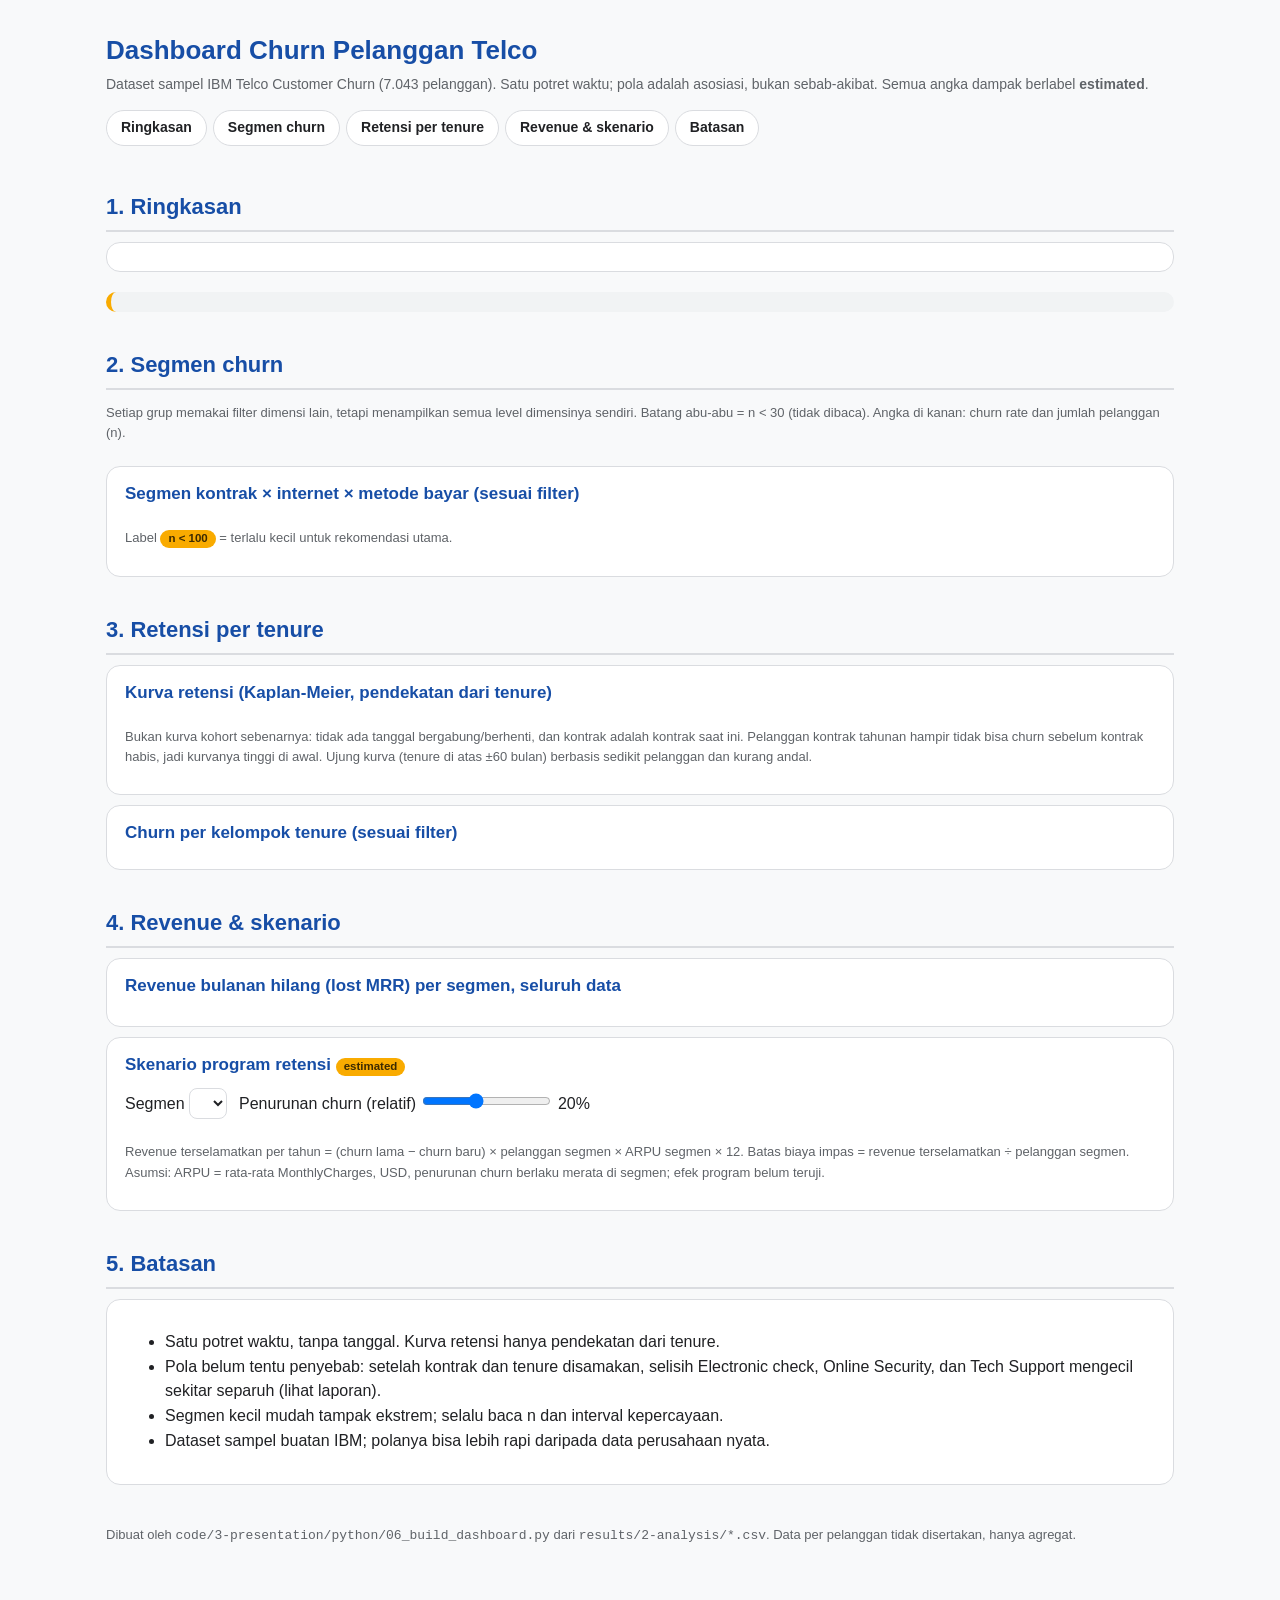
<file: project/code/3-presentation/html/dashboard_template.html>
<!doctype html>
<html lang="id">
<head>
<meta charset="utf-8">
<meta name="viewport" content="width=device-width,initial-scale=1">
<title>Dashboard Churn Telco</title>
<style>
:root{color-scheme:light dark;--bg:#F8F9FA;--card:#fff;--sub:#F1F3F4;--line:#DADCE0;--ink:#202124;--mut:#5F6368;--head:#174EA6;--blue:#1A73E8;--red:#D93025;--amber:#F9AB00;--green:#188038;--soft:#E8F0FE}
@media (prefers-color-scheme:dark){:root{--bg:#181A1B;--card:#222527;--sub:#2B2F31;--line:#3C4043;--ink:#E8EAED;--mut:#9AA0A6;--head:#8AB4F8;--blue:#8AB4F8;--red:#F28B82;--amber:#FDD663;--green:#81C995;--soft:#26364F}}
*{box-sizing:border-box}
body{margin:0;background:var(--bg);color:var(--ink);font:16px/1.55 "Segoe UI",Calibri,Arial,sans-serif}
main{max-width:1100px;margin:0 auto;padding:12px 16px 56px}
header{padding:18px 0 6px}h1{margin:0;font-size:26px;color:var(--head)}header p{margin:4px 0 0;color:var(--mut);font-size:14px}
nav{position:sticky;top:0;z-index:5;background:var(--bg);padding:8px 0;display:flex;gap:6px;overflow-x:auto}
nav a{flex:none;background:var(--card);border:1px solid var(--line);color:var(--ink);text-decoration:none;border-radius:999px;padding:6px 14px;font-size:14px;font-weight:600}
nav a:hover,nav a:focus-visible{background:var(--blue);color:var(--bg);outline:none}
h2{font-size:22px;color:var(--head);margin:36px 0 8px;padding-bottom:6px;border-bottom:2px solid var(--line)}
h3{font-size:17px;margin:0 0 8px;color:var(--head)}
.card{background:var(--card);border:1px solid var(--line);border-radius:14px;padding:14px 18px;margin:10px 0}
.grid{display:grid;gap:12px}.g2{grid-template-columns:repeat(2,1fr)}.g5{grid-template-columns:repeat(5,1fr)}
@media (max-width:820px){.g2{grid-template-columns:1fr}.g5{grid-template-columns:repeat(2,1fr)}}
.kpi .v{display:block;font-size:24px;font-weight:800;color:var(--head);font-variant-numeric:tabular-nums;line-height:1.15}
.kpi .l{display:block;font-weight:700;font-size:14px}.kpi .d{display:block;font-size:12.5px;color:var(--mut);margin-top:4px}
.filters{display:grid;gap:8px}.frow{display:flex;flex-wrap:wrap;gap:6px;align-items:center}
.frow b{font-size:13.5px;min-width:110px;color:var(--mut)}
.chip{font:inherit;font-size:13.5px;font-weight:600;cursor:pointer;border-radius:999px;padding:4px 12px;border:1px solid var(--line);background:var(--card);color:var(--ink)}
.chip[aria-pressed=true]{background:var(--blue);border-color:var(--blue);color:var(--bg)}
.chip:focus-visible{outline:3px solid var(--amber);outline-offset:2px}
.reset{font:inherit;font-size:13.5px;font-weight:700;color:var(--blue);background:none;border:0;cursor:pointer;text-decoration:underline}
.row{display:flex;align-items:center;gap:8px;margin:5px 0;font-size:14px}
.row .n{width:170px;flex:none;font-weight:600}.row .tr{flex:1;background:var(--sub);border-radius:7px;height:22px;position:relative;overflow:hidden}
.row .b{position:absolute;inset:0 auto 0 0;border-radius:7px;background:var(--blue)}.row .b.hi{background:var(--red)}.row .b.lo{background:var(--green)}.row .b.sm{background:var(--mut);opacity:.45}
.row .c{width:140px;flex:none;text-align:right;font-variant-numeric:tabular-nums;font-weight:600;font-size:13px}
@media (max-width:620px){.row .n{width:110px;font-size:12.5px}.row .c{width:96px;font-size:12px}}
table{border-collapse:collapse;width:100%;font-size:14px}th{background:var(--soft);color:var(--head);text-align:left;padding:7px 10px}
td{padding:6px 10px;border-bottom:1px solid var(--line);vertical-align:top}td.num,th.num{text-align:right;font-variant-numeric:tabular-nums}
.scroll{overflow-x:auto}.note{font-size:13px;color:var(--mut)}.tag{display:inline-block;border-radius:999px;padding:0 8px;font-size:11.5px;font-weight:700;background:var(--amber);color:#3C2A00}
.callout{border-left:5px solid var(--amber);background:var(--sub);border-radius:10px;padding:10px 14px;margin:10px 0;font-size:15px}
svg text{fill:var(--ink);font-family:inherit}svg .ax{stroke:var(--line)}svg .gl{stroke:var(--line);stroke-dasharray:3 4}
.ctl{display:flex;flex-wrap:wrap;gap:12px;align-items:center;margin:10px 0}.ctl select,.ctl input{font:inherit}
.ctl select{padding:5px 8px;border-radius:8px;border:1px solid var(--line);background:var(--card);color:var(--ink);max-width:100%}
.res{display:grid;grid-template-columns:repeat(4,1fr);gap:10px;margin-top:10px}.res div{background:var(--sub);border-radius:12px;padding:10px 14px;font-size:13px;color:var(--mut)}
.res b{display:block;font-size:22px;color:var(--head);font-variant-numeric:tabular-nums}@media (max-width:700px){.res{grid-template-columns:1fr 1fr}}
footer{margin-top:40px;font-size:13px;color:var(--mut)}
</style>
</head>
<body>
<main>
<header>
<h1>Dashboard Churn Pelanggan Telco</h1>
<p>Dataset sampel IBM Telco Customer Churn (7.043 pelanggan). Satu potret waktu; pola adalah asosiasi, bukan sebab-akibat. Semua angka dampak berlabel <b>estimated</b>.</p>
</header>
<nav aria-label="Bagian dashboard"><a href="#ringkasan">Ringkasan</a><a href="#segmen">Segmen churn</a><a href="#retensi">Retensi per tenure</a><a href="#revenue">Revenue &amp; skenario</a><a href="#batasan">Batasan</a></nav>

<section id="ringkasan">
<h2>1. Ringkasan</h2>
<div class="card filters" id="filters" aria-label="Filter"></div>
<div class="grid g5" id="kpis"></div>
<div class="callout" id="insight"></div>
</section>

<section id="segmen">
<h2>2. Segmen churn</h2>
<p class="note">Setiap grup memakai filter dimensi lain, tetapi menampilkan semua level dimensinya sendiri. Batang abu-abu = n &lt; 30 (tidak dibaca). Angka di kanan: churn rate dan jumlah pelanggan (n).</p>
<div class="grid g2" id="bars"></div>
<div class="card"><h3>Segmen kontrak × internet × metode bayar (sesuai filter)</h3>
<div class="scroll"><table id="segtab"></table></div>
<p class="note">Label <span class="tag">n &lt; 100</span> = terlalu kecil untuk rekomendasi utama.</p></div>
</section>

<section id="retensi">
<h2>3. Retensi per tenure</h2>
<div class="card"><h3>Kurva retensi (Kaplan-Meier, pendekatan dari tenure)</h3>
<div id="km"></div>
<div class="scroll"><table id="kmtab"></table></div>
<p class="note">Bukan kurva kohort sebenarnya: tidak ada tanggal bergabung/berhenti, dan kontrak adalah kontrak saat ini. Pelanggan kontrak tahunan hampir tidak bisa churn sebelum kontrak habis, jadi kurvanya tinggi di awal. Ujung kurva (tenure di atas ±60 bulan) berbasis sedikit pelanggan dan kurang andal.</p></div>
<div class="card"><h3>Churn per kelompok tenure (sesuai filter)</h3><div id="tenurebars"></div></div>
</section>

<section id="revenue">
<h2>4. Revenue &amp; skenario</h2>
<div class="card"><h3>Revenue bulanan hilang (lost MRR) per segmen, seluruh data</h3>
<div id="pareto"></div>
<p class="note" id="paretonote"></p></div>
<div class="card"><h3>Skenario program retensi <span class="tag">estimated</span></h3>
<div class="ctl"><label>Segmen <select id="scseg" aria-label="Pilih segmen"></select></label>
<label>Penurunan churn (relatif) <input id="scsl" type="range" min="0" max="50" value="20"> <output id="scout">20%</output></label></div>
<div class="res" id="scres"></div>
<p class="note">Revenue terselamatkan per tahun = (churn lama − churn baru) × pelanggan segmen × ARPU segmen × 12. Batas biaya impas = revenue terselamatkan ÷ pelanggan segmen. Asumsi: ARPU = rata-rata MonthlyCharges, USD, penurunan churn berlaku merata di segmen; efek program belum teruji.</p></div>
</section>

<section id="batasan">
<h2>5. Batasan</h2>
<div class="card"><ul>
<li>Satu potret waktu, tanpa tanggal. Kurva retensi hanya pendekatan dari tenure.</li>
<li>Pola belum tentu penyebab: setelah kontrak dan tenure disamakan, selisih Electronic check, Online Security, dan Tech Support mengecil sekitar separuh (lihat laporan).</li>
<li>Segmen kecil mudah tampak ekstrem; selalu baca n dan interval kepercayaan.</li>
<li>Dataset sampel buatan IBM; polanya bisa lebih rapi daripada data perusahaan nyata.</li>
</ul></div>
</section>
<footer>Dibuat oleh <code>code/3-presentation/python/06_build_dashboard.py</code> dari <code>results/2-analysis/*.csv</code>. Data per pelanggan tidak disertakan, hanya agregat.</footer>
</main>
<script>
const D=__DATA__;
const MIN_N=30,MIN_N_RECO=100;
const $=id=>document.getElementById(id);
const f1=v=>v.toLocaleString('id-ID',{minimumFractionDigits:1,maximumFractionDigits:1})+'%';
const n0=v=>Math.round(v).toLocaleString('id-ID');
const usd=v=>'US$ '+n0(v);
const DIMS=[{k:'c',t:'Tipe kontrak'},{k:'i',t:'Jenis internet'},{k:'p',t:'Metode bayar'},{k:'bl',t:'Kelompok tenure'}];
const LEV={};DIMS.forEach(d=>{LEV[d.k]=[...new Set(D.cube.map(r=>r[d.k]))]});
LEV.bl=[...new Map(D.cube.map(r=>[r.b,r.bl])).entries()].sort((a,b)=>a[0]-b[0]).map(e=>e[1]);
LEV.c=['Month-to-month','One year','Two year'];
const F={};DIMS.forEach(d=>F[d.k]=new Set());
const pass=(r,skip)=>DIMS.every(d=>d.k===skip||F[d.k].size===0||F[d.k].has(r[d.k]));
const agg=rs=>{const a={n:0,ch:0,sm:0,lm:0};rs.forEach(r=>{a.n+=r.n;a.ch+=r.ch;a.sm+=r.sm;a.lm+=r.lm});a.rate=a.n?100*a.ch/a.n:NaN;a.arpu=a.n?a.sm/a.n:NaN;return a};
const TOT=agg(D.cube);

function filters(){
  $('filters').innerHTML=DIMS.map(d=>`<div class="frow"><b>${d.t}</b>${LEV[d.k].map(l=>`<button class="chip" data-k="${d.k}" data-l="${l}" aria-pressed="${F[d.k].has(l)}">${l}</button>`).join('')}</div>`).join('')+
  `<div class="frow"><button class="reset" id="reset">Reset filter</button><span class="note">Kosong = semua. Pilih lebih dari satu level untuk menggabungkan.</span></div>`;
  $('reset').onclick=()=>{DIMS.forEach(d=>F[d.k].clear());draw()};
  $('filters').querySelectorAll('.chip').forEach(b=>b.onclick=()=>{const s=F[b.dataset.k];s.has(b.dataset.l)?s.delete(b.dataset.l):s.add(b.dataset.l);draw()});
}
function kpis(rs){
  const a=agg(rs),small=a.n<MIN_N;
  const items=[['Churn rate',small?'n kecil':f1(a.rate),`${n0(a.ch)} dari ${n0(a.n)} pelanggan`],
  ['Retention rate',small?'n kecil':f1(100-a.rate),'100 − churn rate'],
  ['Lost MRR',usd(a.lm),`tagihan bulanan pelanggan churn (${f1(TOT.lm?100*a.lm/TOT.lm:0)} dari total)`],
  ['ARPU',a.n?'US$ '+a.arpu.toFixed(2).replace('.',','):'-','rata-rata MonthlyCharges'],
  ['Pelanggan',n0(a.n),`${f1(100*a.n/TOT.n)} dari ${n0(TOT.n)}`]];
  $('kpis').innerHTML=items.map(i=>`<div class="card kpi"><span class="l">${i[0]}</span><span class="v">${i[1]}</span><span class="d">${i[2]}</span></div>`).join('');
  const top=D.pareto[0];
  $('insight').innerHTML=`Seluruh data: churn <b>${f1(TOT.rate)}</b>. Segmen <b>${top.contract} · ${top.internet_service} · ${top.payment_method}</b> hanya ${f1(100*top.n/TOT.n)} dari pelanggan, tetapi menyumbang <b>${f1(top.share_lost_mrr)}</b> dari lost MRR (churn ${f1(top.churn_rate)}, n=${n0(top.n)}). Lima segmen teratas menyumbang ${f1(D.pareto[4].cum_share_lost_mrr)}.`;
}
function bars(){
  $('bars').innerHTML=DIMS.map(d=>{
    const rs=D.cube.filter(r=>pass(r,d.k));
    const lv=LEV[d.k].map(l=>({l,a:agg(rs.filter(r=>r[d.k]===l))})).filter(x=>x.a.n>0);
    const mx=Math.max(60,...lv.filter(x=>x.a.n>=MIN_N).map(x=>x.a.rate));
    return `<div class="card"><h3>${d.t}</h3>`+lv.map(x=>{const sm=x.a.n<MIN_N,cls=sm?'sm':x.a.rate>=40?'hi':x.a.rate<=12?'lo':'';
      return `<div class="row"><span class="n">${x.l}</span><span class="tr"><span class="b ${cls}" style="width:${sm?100:100*x.a.rate/mx}%"></span></span><span class="c">${sm?'n kecil':f1(x.a.rate)} (n=${n0(x.a.n)})</span></div>`}).join('')+`</div>`;
  }).join('');
  $('tenurebars').innerHTML=(()=>{const rs=D.cube.filter(r=>pass(r,'bl'));
    return LEV.bl.map(l=>({l,a:agg(rs.filter(r=>r.bl===l))})).filter(x=>x.a.n>0).map(x=>{const sm=x.a.n<MIN_N;
    return `<div class="row"><span class="n">${x.l}</span><span class="tr"><span class="b ${sm?'sm':x.a.rate>=40?'hi':''}" style="width:${sm?100:Math.min(100,100*x.a.rate/60)}%"></span></span><span class="c">${sm?'n kecil':f1(x.a.rate)} (n=${n0(x.a.n)})</span></div>`}).join('')})();
}
function segtab(rs){
  const m=new Map();rs.forEach(r=>{const k=[r.c,r.i,r.p].join('|');if(!m.has(k))m.set(k,[]);m.get(k).push(r)});
  const rows=[...m.entries()].map(([k,v])=>({k:k.split('|'),a:agg(v)})).sort((x,y)=>y.a.lm-x.a.lm).slice(0,12);
  const tl=agg(rs).lm;
  $('segtab').innerHTML=`<tr><th>Kontrak</th><th>Internet</th><th>Metode bayar</th><th class="num">n</th><th class="num">Churn</th><th class="num">ARPU</th><th class="num">Lost MRR</th><th class="num">% lost MRR</th></tr>`+
   rows.map(r=>`<tr><td>${r.k[0]}</td><td>${r.k[1]}</td><td>${r.k[2]}</td><td class="num">${n0(r.a.n)}${r.a.n<MIN_N_RECO?' <span class="tag">n &lt; 100</span>':''}</td><td class="num">${r.a.n<MIN_N?'-':f1(r.a.rate)}</td><td class="num">${r.a.arpu.toFixed(2).replace('.',',')}</td><td class="num">${usd(r.a.lm)}</td><td class="num">${tl?f1(100*r.a.lm/tl):'-'}</td></tr>`).join('')||'<tr><td colspan=8>Tidak ada data untuk filter ini.</td></tr>';
}
const COL={'Month-to-month':'#D93025','One year':'#F9AB00','Two year':'#188038','Semua':'#5F6368'};
function km(){
  const W=680,H=300,L=44,B=34,T=12,R=12,x=m=>L+(W-L-R)*m/72,y=v=>T+(H-T-B)*(1-v/100);
  const act=F.c.size?F.c:null;
  let s=`<svg viewBox="0 0 ${W} ${H}" role="img" aria-label="Kurva retensi per tipe kontrak" style="width:100%;height:auto">`;
  for(const v of [0,25,50,75,100])s+=`<line class="gl" x1="${L}" x2="${W-R}" y1="${y(v)}" y2="${y(v)}"/><text x="${L-6}" y="${y(v)+4}" text-anchor="end" font-size="11">${v}%</text>`;
  for(const m of [0,12,24,36,48,60,72])s+=`<text x="${x(m)}" y="${H-14}" text-anchor="middle" font-size="11">${m}</text>`;
  s+=`<text x="${(W+L)/2}" y="${H-1}" text-anchor="middle" font-size="11">Tenure (bulan)</text>`;
  for(const g of Object.keys(D.km)){const pts=[[0,100],...D.km[g]],dim=act&&g!=='Semua'&&!act.has(g),op=dim?0.18:1;
    s+=`<polyline fill="none" stroke="${COL[g]}" stroke-width="${g==='Semua'?2:2.5}" ${g==='Semua'?'stroke-dasharray="5 4"':''} opacity="${op}" points="${pts.map(p=>x(p[0])+','+y(p[1])).join(' ')}"/>`;}
  const names=Object.keys(D.km);
  s+=names.map((g,i)=>`<g transform="translate(${L+10+i*150},${T+4})"><line x1="0" x2="18" y1="0" y2="0" stroke="${COL[g]}" stroke-width="3"/><text x="23" y="4" font-size="12">${g}</text></g>`).join('')+`</svg>`;
  $('km').innerHTML=s;
  const at=(g,m)=>{const a=D.km[g].filter(p=>p[0]<=m);return a.length?a[a.length-1][1]:100};
  $('kmtab').innerHTML=`<tr><th>Kelompok</th><th class="num">Bulan 6</th><th class="num">Bulan 12</th><th class="num">Bulan 24</th><th class="num">Bulan 48</th><th class="num">Bulan 72</th></tr>`+names.map(g=>`<tr><td>${g}</td>${[6,12,24,48,72].map(m=>`<td class="num">${f1(at(g,m))}</td>`).join('')}</tr>`).join('');
}
function pareto(){
  const top=D.pareto.slice(0,10),mx=top[0].lost_mrr;
  $('pareto').innerHTML=top.map(r=>`<div class="row"><span class="n" style="width:260px">${r.contract} · ${r.internet_service} · ${r.payment_method}</span><span class="tr"><span class="b ${r.n<MIN_N_RECO?'sm':''}" style="width:${100*r.lost_mrr/mx}%"></span></span><span class="c" style="width:200px">${usd(r.lost_mrr)} · ${f1(r.share_lost_mrr)} · kum. ${f1(r.cum_share_lost_mrr)}</span></div>`).join('');
  $('paretonote').textContent=`10 segmen teratas dari ${D.pareto.length} segmen berchurn. Kolom kanan: lost MRR per bulan, porsi, kumulatif. Total lost MRR ${usd(TOT.lm)} per bulan dari ${n0(TOT.ch)} pelanggan churn.`;
}
function scen(){
  const s=D.segs[$('scseg').value],x=+$('scsl').value/100;
  $('scout').textContent=Math.round(x*100)+'%';
  const nw=s.churn_rate*(1-x),saved=(s.churn_rate-nw)/100*s.n,rev=saved*s.arpu*12;
  $('scres').innerHTML=`<div>Churn sekarang → sesudah<b>${f1(s.churn_rate)} → ${f1(nw)}</b></div><div>Pelanggan tertahan<b>${n0(saved)}</b> dari ${n0(s.n)}</div><div>Revenue terselamatkan/tahun (est.)<b>${usd(rev)}</b></div><div>Batas biaya impas / pelanggan segmen / tahun<b>${usd(rev/s.n)}</b></div>`;
}
function draw(){const rs=D.cube.filter(r=>pass(r));filters();kpis(rs);bars();segtab(rs);km();}
$('scseg').innerHTML=D.segs.map((s,i)=>`<option value="${i}">${s.contract} · ${s.internet_service} · ${s.payment_method} (n=${n0(s.n)})</option>`).join('');
$('scseg').onchange=scen;$('scsl').oninput=scen;
draw();pareto();scen();
</script>
</body>
</html>
</file>
